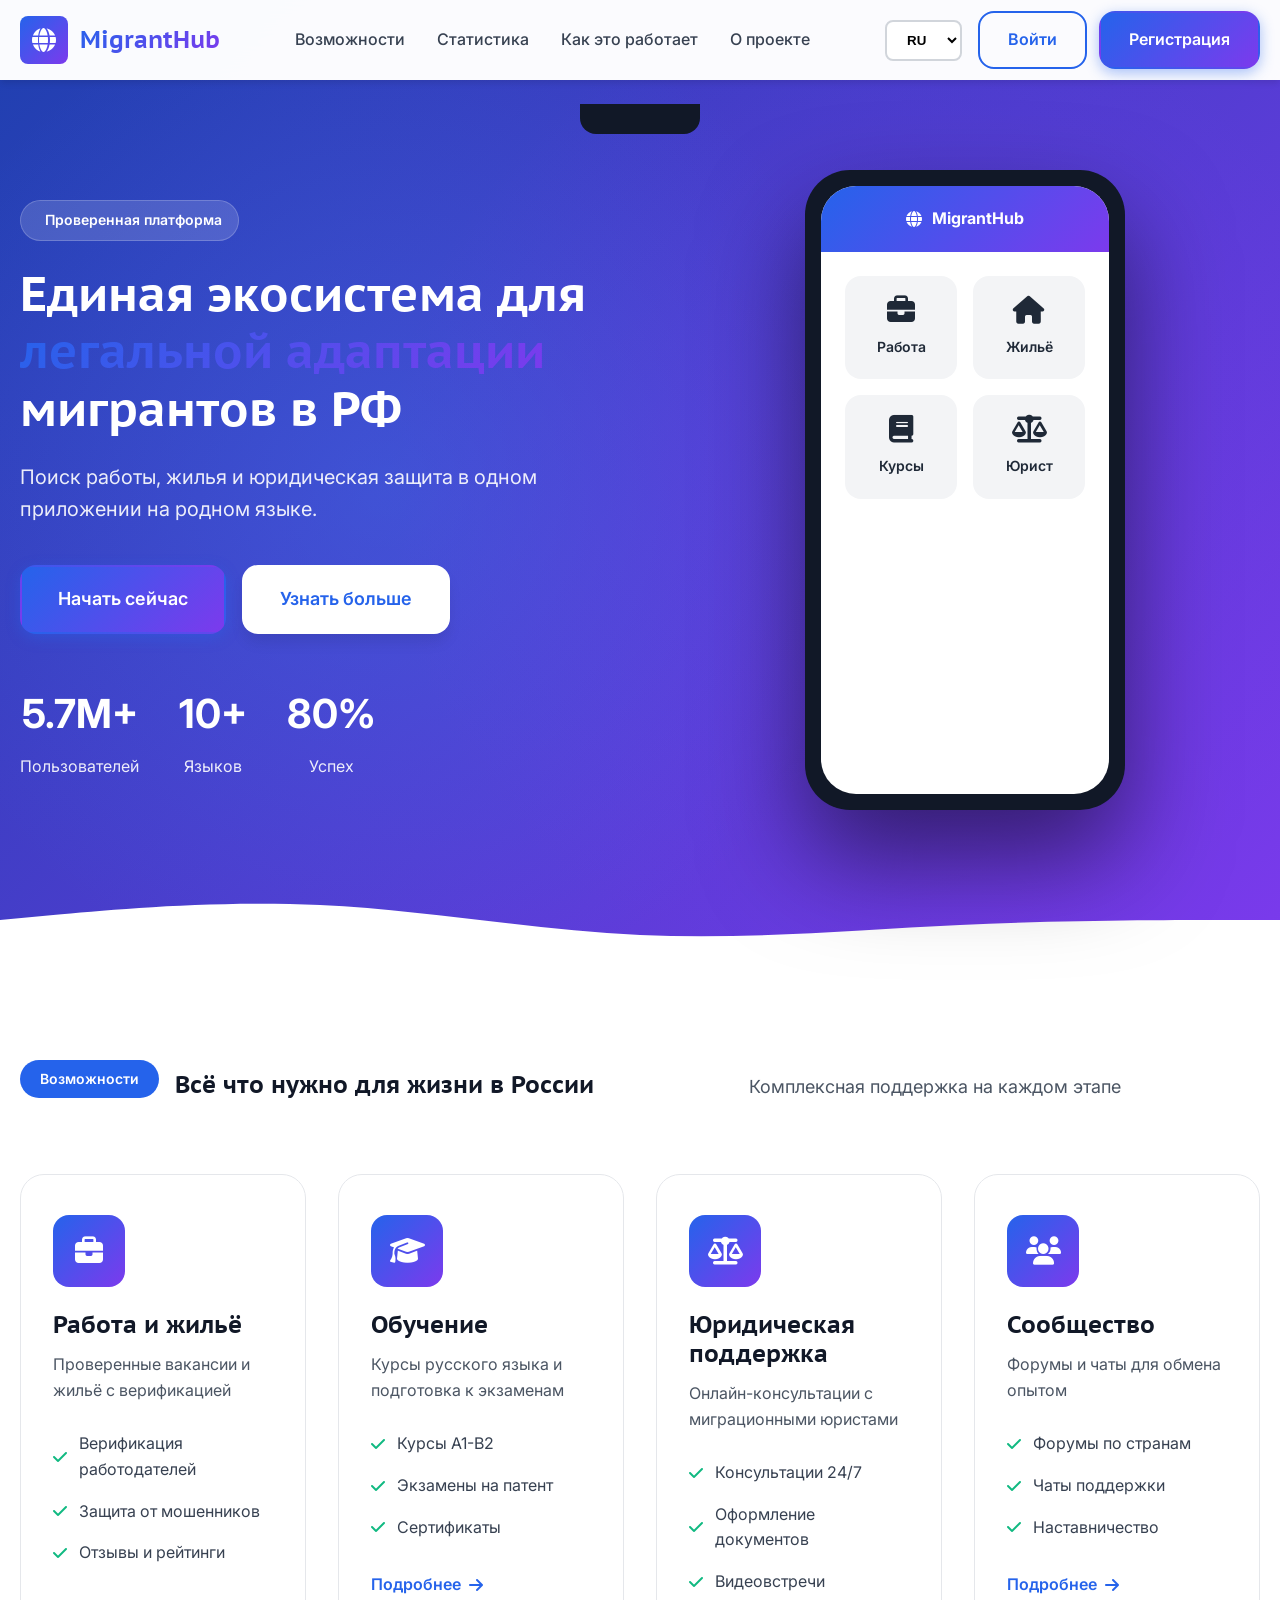
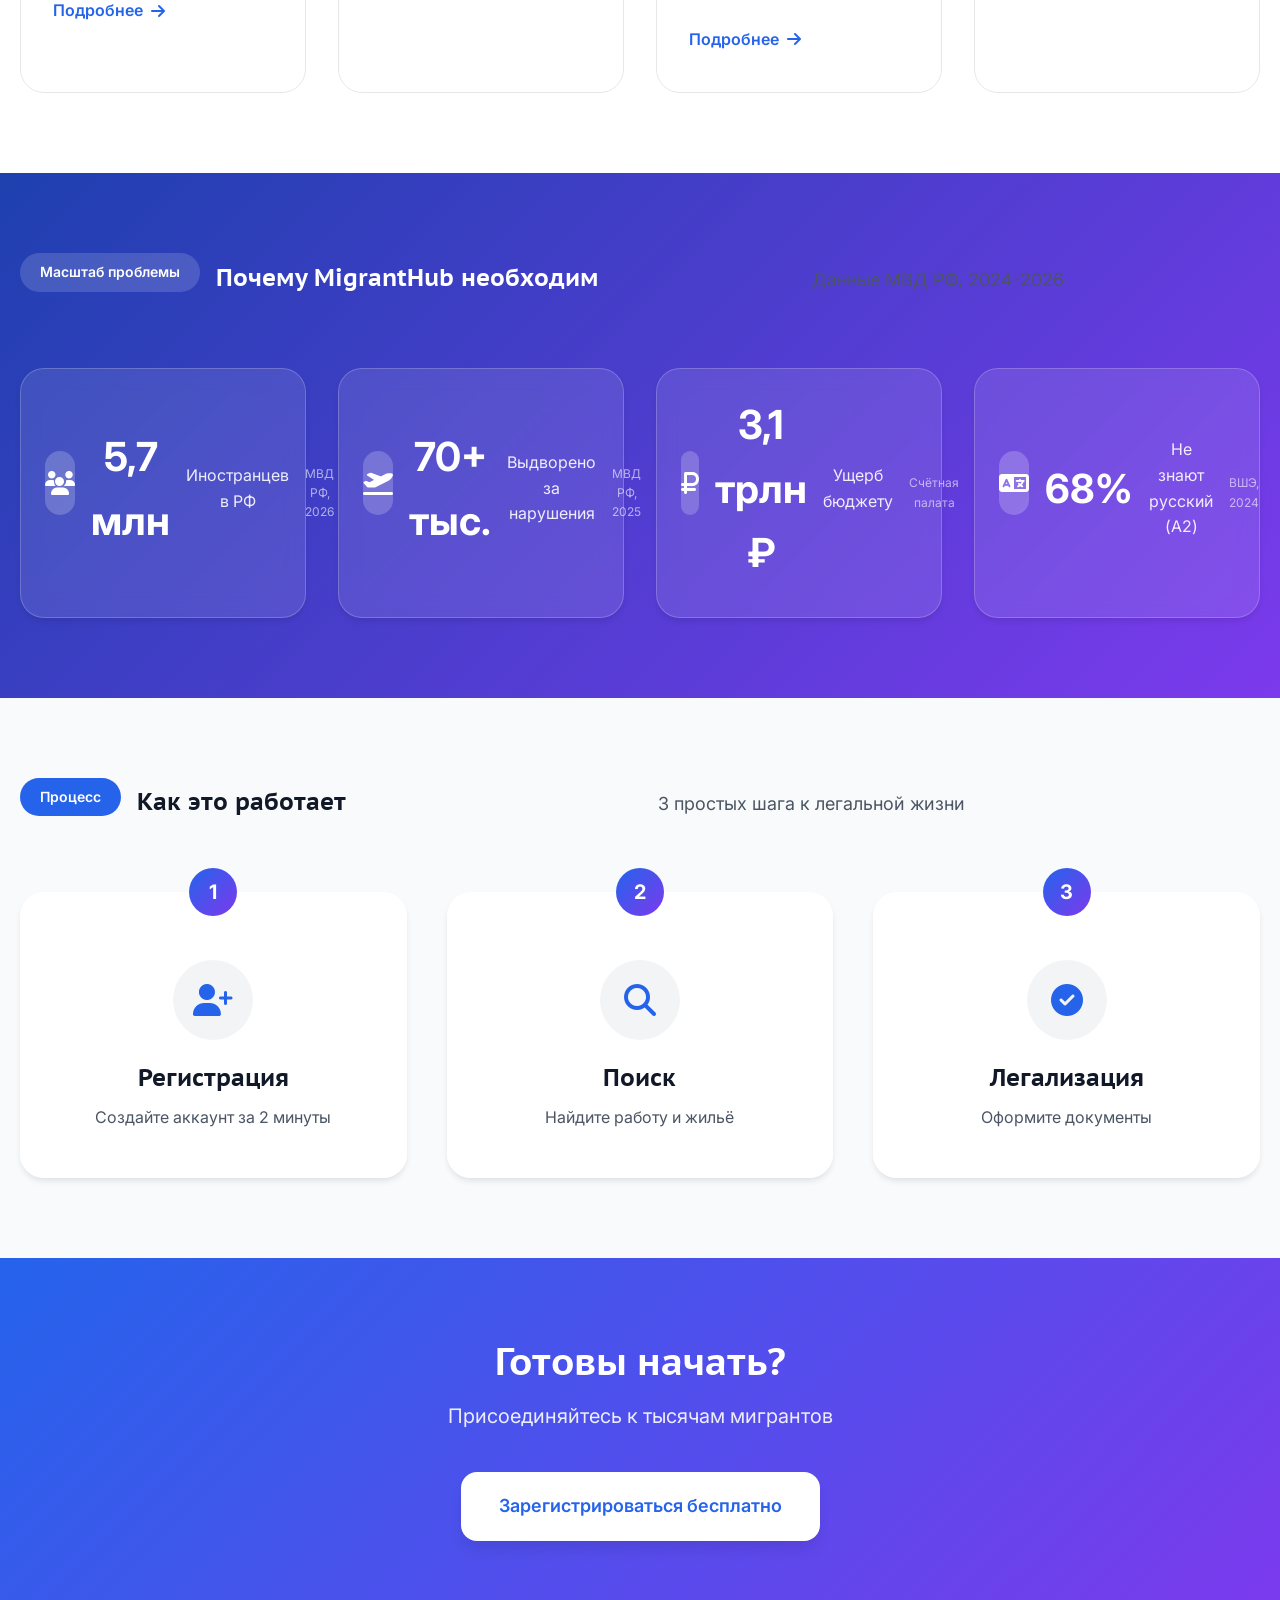
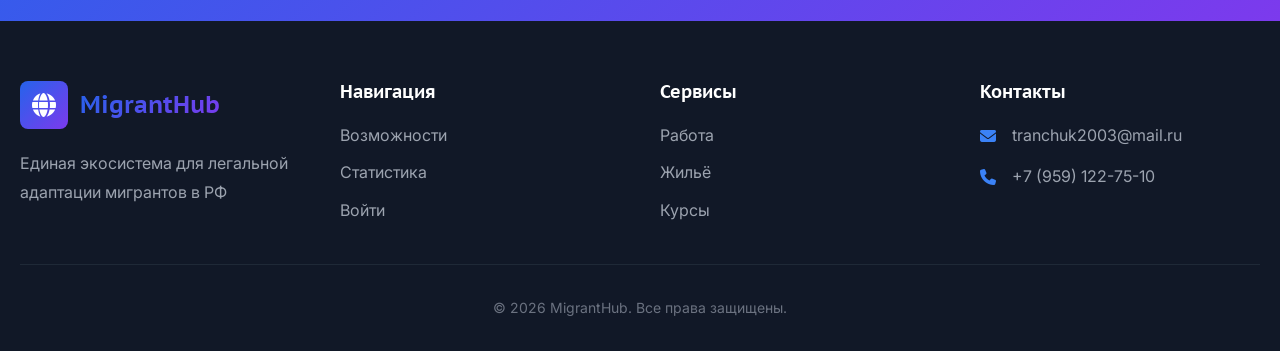
<file: index.html>
<!DOCTYPE html>
<html lang="ru">
<head>
    <meta charset="UTF-8">
    <meta name="viewport" content="width=device-width, initial-scale=1.0">
    <meta name="description" content="MigrantHub — Единая экосистема для легальной адаптации мигрантов в РФ. Поиск работы, жилья и юридическая защита.">
    <meta name="keywords" content="мигранты, работа, жильё, легализация, Россия, патент, документы">
    <title>MigrantHub — Единая экосистема для мигрантов в РФ</title>
    
    <!-- Favicon -->
    <link rel="icon" type="image/png" href="assets/logo.png">
    
    <!-- Google Fonts -->
    <link rel="preconnect" href="https://fonts.googleapis.com">
    <link rel="preconnect" href="https://fonts.gstatic.com" crossorigin>
    <link href="https://fonts.googleapis.com/css2?family=PT+Sans+Caption:wght@400;700&family=Inter:wght@400;500;600;700&display=swap" rel="stylesheet">
    
    <!-- Font Awesome Icons -->
    <link rel="stylesheet" href="https://cdnjs.cloudflare.com/ajax/libs/font-awesome/6.4.0/css/all.min.css">
    
    <!-- Main Stylesheet -->
    <link rel="stylesheet" href="css/styles.css">
</head>
<body>
    <!-- ==================== HEADER ==================== -->
    <header class="header" id="header">
        <div class="container header-container">
            <a href="index.html" class="logo">
                <div class="logo-icon">
                    <i class="fas fa-globe"></i>
                </div>
                <span class="logo-text">MigrantHub</span>
            </a>
            
            <nav class="nav-menu" id="nav-menu">
                <a href="#features" class="nav-link" data-translate="nav-features">Возможности</a>
                <a href="#stats" class="nav-link" data-translate="nav-stats">Статистика</a>
                <a href="#how-it-works" class="nav-link" data-translate="nav-how">Как это работает</a>
                <a href="#about" class="nav-link" data-translate="nav-about">О проекте</a>
            </nav>
            
            <div class="header-actions">
                <select class="language-selector" id="language-selector">
                    <option value="ru"> RU</option>
                    <option value="uz"> UZ</option>
                    <option value="tg"> TG</option>
                    <option value="en"> EN</option>
                    <option value="kg"> KG</option>
                    <option value="az"> AZ</option>
                    <option value="mn"> MN</option>
                    <option value="zh"> ZH</option>
                    <option value="ar"> AR</option>
                    <option value="tr"> TR</option>
                </select>
                
                <div class="auth-buttons">
                    <a href="login.html" class="btn btn-outline" data-translate="btn-login">Войти</a>
                    <a href="register.html" class="btn btn-primary" data-translate="btn-register">Регистрация</a>
                </div>
                
                <button class="mobile-menu-toggle" id="mobile-menu-toggle" aria-label="Меню">
                    <i class="fas fa-bars"></i>
                </button>
            </div>
        </div>
    </header>

    <!-- ==================== HERO SECTION ==================== -->
    <section class="hero" id="hero">
        <div class="hero-background"></div>
        
        <div class="container hero-container">
            <div class="hero-content">
                <div class="hero-badge">
                    <i class="fas fa-shield-check"></i>
                    <span data-translate="hero-badge">Проверенная платформа</span>
                </div>
                
                <h1 class="hero-title" data-translate="hero-title">
                    Единая экосистема для <span class="highlight">легальной адаптации</span> мигрантов в РФ
                </h1>
                
                <p class="hero-subtitle" data-translate="hero-subtitle">
                    Поиск работы, жилья и юридическая защита в одном приложении на родном языке.
                </p>
                
                <div class="hero-cta">
                    <a href="register.html" class="btn btn-primary btn-lg" data-translate="btn-start">
                        <i class="fas fa-rocket"></i>
                        Начать сейчас
                    </a>
                    <a href="#features" class="btn btn-white btn-lg" data-translate="btn-learn">
                        <i class="fas fa-play-circle"></i>
                        Узнать больше
                    </a>
                </div>
                
                <div class="hero-stats">
                    <div class="hero-stat-item">
                        <span class="stat-value">5.7M+</span>
                        <span class="stat-label" data-translate="stat-users">Пользователей</span>
                    </div>
                    <div class="hero-stat-item">
                        <span class="stat-value">10+</span>
                        <span class="stat-label" data-translate="stat-languages">Языков</span>
                    </div>
                    <div class="hero-stat-item">
                        <span class="stat-value">80%</span>
                        <span class="stat-label" data-translate="stat-success">Успех</span>
                    </div>
                </div>
            </div>
            
            <div class="hero-image">
                <div class="phone-mockup">
                    <div class="phone-notch"></div>
                    <div class="phone-screen">
                        <div class="app-header">
                            <i class="fas fa-globe"></i>
                            <span>MigrantHub</span>
                        </div>
                        <div class="app-body">
                            <div class="app-card">
                                <i class="fas fa-briefcase"></i>
                                <span>Работа</span>
                            </div>
                            <div class="app-card">
                                <i class="fas fa-home"></i>
                                <span>Жильё</span>
                            </div>
                            <div class="app-card">
                                <i class="fas fa-book"></i>
                                <span>Курсы</span>
                            </div>
                            <div class="app-card">
                                <i class="fas fa-balance-scale"></i>
                                <span>Юрист</span>
                            </div>
                        </div>
                    </div>
                </div>
            </div>
        </div>
        
        <div class="hero-wave">
            <svg viewBox="0 0 1440 120" preserveAspectRatio="none">
                <path d="M0 60L60 55C120 50 240 40 360 45C480 50 600 70 720 75C840 80 960 70 1080 65C1200 60 1320 60 1380 60L1440 60V120H1380C1320 120 1200 120 1080 120C960 120 840 120 720 120C600 120 480 120 360 120C240 120 120 120 60 120H0V60Z" fill="#ffffff"/>
            </svg>
        </div>
    </section>

    <!-- ==================== FEATURES SECTION ==================== -->
    <section class="features" id="features">
        <div class="container">
            <div class="section-header">
                <span class="section-badge" data-translate="section-features">Возможности</span>
                <h2 class="section-title" data-translate="section-features-title">Всё что нужно для жизни в России</h2>
                <p class="section-subtitle" data-translate="section-features-subtitle">Комплексная поддержка на каждом этапе</p>
            </div>
            
            <div class="features-grid">
                <div class="feature-card">
                    <div class="feature-icon-wrapper">
                        <i class="fas fa-briefcase"></i>
                    </div>
                    <h3 class="feature-title" data-translate="feature-work-title">Работа и жильё</h3>
                    <p class="feature-description" data-translate="feature-work-desc">Проверенные вакансии и жильё с верификацией</p>
                    <ul class="feature-list">
                        <li><i class="fas fa-check"></i> <span data-translate="feature-work-1">Верификация работодателей</span></li>
                        <li><i class="fas fa-check"></i> <span data-translate="feature-work-2">Защита от мошенников</span></li>
                        <li><i class="fas fa-check"></i> <span data-translate="feature-work-3">Отзывы и рейтинги</span></li>
                    </ul>
                    <a href="jobs.html" class="feature-link">
                        <span data-translate="feature-more">Подробнее</span> <i class="fas fa-arrow-right"></i>
                    </a>
                </div>
                
                <div class="feature-card">
                    <div class="feature-icon-wrapper">
                        <i class="fas fa-graduation-cap"></i>
                    </div>
                    <h3 class="feature-title" data-translate="feature-learning-title">Обучение</h3>
                    <p class="feature-description" data-translate="feature-learning-desc">Курсы русского языка и подготовка к экзаменам</p>
                    <ul class="feature-list">
                        <li><i class="fas fa-check"></i> <span data-translate="feature-learning-1">Курсы A1-B2</span></li>
                        <li><i class="fas fa-check"></i> <span data-translate="feature-learning-2">Экзамены на патент</span></li>
                        <li><i class="fas fa-check"></i> <span data-translate="feature-learning-3">Сертификаты</span></li>
                    </ul>
                    <a href="courses.html" class="feature-link">
                        <span data-translate="feature-more">Подробнее</span> <i class="fas fa-arrow-right"></i>
                    </a>
                </div>
                
                <div class="feature-card">
                    <div class="feature-icon-wrapper">
                        <i class="fas fa-balance-scale"></i>
                    </div>
                    <h3 class="feature-title" data-translate="feature-legal-title">Юридическая поддержка</h3>
                    <p class="feature-description" data-translate="feature-legal-desc">Онлайн-консультации с миграционными юристами</p>
                    <ul class="feature-list">
                        <li><i class="fas fa-check"></i> <span data-translate="feature-legal-1">Консультации 24/7</span></li>
                        <li><i class="fas fa-check"></i> <span data-translate="feature-legal-2">Оформление документов</span></li>
                        <li><i class="fas fa-check"></i> <span data-translate="feature-legal-3">Видеовстречи</span></li>
                    </ul>
                    <a href="legal.html" class="feature-link">
                        <span data-translate="feature-more">Подробнее</span> <i class="fas fa-arrow-right"></i>
                    </a>
                </div>
                
                <div class="feature-card">
                    <div class="feature-icon-wrapper">
                        <i class="fas fa-users"></i>
                    </div>
                    <h3 class="feature-title" data-translate="feature-community-title">Сообщество</h3>
                    <p class="feature-description" data-translate="feature-community-desc">Форумы и чаты для обмена опытом</p>
                    <ul class="feature-list">
                        <li><i class="fas fa-check"></i> <span data-translate="feature-community-1">Форумы по странам</span></li>
                        <li><i class="fas fa-check"></i> <span data-translate="feature-community-2">Чаты поддержки</span></li>
                        <li><i class="fas fa-check"></i> <span data-translate="feature-community-3">Наставничество</span></li>
                    </ul>
                    <a href="community.html" class="feature-link">
                        <span data-translate="feature-more">Подробнее</span> <i class="fas fa-arrow-right"></i>
                    </a>
                </div>
            </div>
        </div>
    </section>

    <!-- ==================== STATS SECTION ==================== -->
    <section class="stats" id="stats">
        <div class="container">
            <div class="section-header">
                <span class="section-badge section-badge-light" data-translate="section-stats">Масштаб проблемы</span>
                <h2 class="section-title section-title-light" data-translate="section-stats-title">Почему MigrantHub необходим</h2>
                <p class="section-subtitle section-subtitle-light" data-translate="section-stats-subtitle">Данные МВД РФ, 2024-2026</p>
            </div>
            
            <div class="stats-grid">
                <div class="stat-card">
                    <div class="stat-icon-wrapper">
                        <i class="fas fa-users"></i>
                    </div>
                    <div class="stat-value">5,7 млн</div>
                    <div class="stat-label" data-translate="stat-migrants">Иностранцев в РФ</div>
                    <div class="stat-source">МВД РФ, 2026</div>
                </div>
                
                <div class="stat-card">
                    <div class="stat-icon-wrapper">
                        <i class="fas fa-plane-departure"></i>
                    </div>
                    <div class="stat-value">70+ тыс.</div>
                    <div class="stat-label" data-translate="stat-deported">Выдворено за нарушения</div>
                    <div class="stat-source">МВД РФ, 2025</div>
                </div>
                
                <div class="stat-card">
                    <div class="stat-icon-wrapper">
                        <i class="fas fa-ruble-sign"></i>
                    </div>
                    <div class="stat-value">3,1 трлн ₽</div>
                    <div class="stat-label" data-translate="stat-damage">Ущерб бюджету</div>
                    <div class="stat-source">Счётная палата</div>
                </div>
                
                <div class="stat-card">
                    <div class="stat-icon-wrapper">
                        <i class="fas fa-language"></i>
                    </div>
                    <div class="stat-value">68%</div>
                    <div class="stat-label" data-translate="stat-language">Не знают русский (A2)</div>
                    <div class="stat-source">ВШЭ, 2024</div>
                </div>
            </div>
        </div>
    </section>

    <!-- ==================== HOW IT WORKS ==================== -->
    <section class="how-it-works" id="how-it-works">
        <div class="container">
            <div class="section-header">
                <span class="section-badge" data-translate="section-how">Процесс</span>
                <h2 class="section-title" data-translate="section-how-title">Как это работает</h2>
                <p class="section-subtitle" data-translate="section-how-subtitle">3 простых шага к легальной жизни</p>
            </div>
            
            <div class="steps-grid">
                <div class="step-card">
                    <div class="step-number">1</div>
                    <div class="step-icon-wrapper">
                        <i class="fas fa-user-plus"></i>
                    </div>
                    <h3 class="step-title" data-translate="step-1-title">Регистрация</h3>
                    <p class="step-description" data-translate="step-1-desc">Создайте аккаунт за 2 минуты</p>
                </div>
                
                <div class="step-card">
                    <div class="step-number">2</div>
                    <div class="step-icon-wrapper">
                        <i class="fas fa-search"></i>
                    </div>
                    <h3 class="step-title" data-translate="step-2-title">Поиск</h3>
                    <p class="step-description" data-translate="step-2-desc">Найдите работу и жильё</p>
                </div>
                
                <div class="step-card">
                    <div class="step-number">3</div>
                    <div class="step-icon-wrapper">
                        <i class="fas fa-check-circle"></i>
                    </div>
                    <h3 class="step-title" data-translate="step-3-title">Легализация</h3>
                    <p class="step-description" data-translate="step-3-desc">Оформите документы</p>
                </div>
            </div>
        </div>
    </section>

    <!-- ==================== CTA SECTION ==================== -->
    <section class="cta" id="about">
        <div class="container">
            <div class="cta-content">
                <h2 class="cta-title" data-translate="cta-title">Готовы начать?</h2>
                <p class="cta-subtitle" data-translate="cta-subtitle">Присоединяйтесь к тысячам мигрантов</p>
                <div class="cta-buttons">
                    <a href="register.html" class="btn btn-white btn-lg" data-translate="cta-button">
                        <i class="fas fa-rocket"></i>
                        Зарегистрироваться бесплатно
                    </a>
                </div>
            </div>
        </div>
    </section>

    <!-- ==================== FOOTER ==================== -->
    <footer class="footer">
        <div class="container">
            <div class="footer-grid">
                <div class="footer-column">
                    <div class="footer-logo">
                        <div class="logo-icon">
                            <i class="fas fa-globe"></i>
                        </div>
                        <span class="logo-text">MigrantHub</span>
                    </div>
                    <p class="footer-description">
                        Единая экосистема для легальной адаптации мигрантов в РФ
                    </p>
                </div>
                
                <div class="footer-column">
                    <h4 class="footer-title">Навигация</h4>
                    <ul class="footer-links">
                        <li><a href="#features">Возможности</a></li>
                        <li><a href="#stats">Статистика</a></li>
                        <li><a href="login.html">Войти</a></li>
                    </ul>
                </div>
                
                <div class="footer-column">
                    <h4 class="footer-title">Сервисы</h4>
                    <ul class="footer-links">
                        <li><a href="jobs.html">Работа</a></li>
                        <li><a href="housing.html">Жильё</a></li>
                        <li><a href="courses.html">Курсы</a></li>
                    </ul>
                </div>
                
                <div class="footer-column">
                    <h4 class="footer-title">Контакты</h4>
                    <ul class="footer-contact">
                        <li>
                            <i class="fas fa-envelope"></i>
                            <a href="mailto:tranchuk2003@mail.ru">tranchuk2003@mail.ru</a>
                        </li>
                        <li>
                            <i class="fas fa-phone"></i>
                            <a href="tel:+79591227510">+7 (959) 122-75-10</a>
                        </li>
                    </ul>
                </div>
            </div>
            
            <div class="footer-bottom">
                <p class="copyright">© 2026 MigrantHub. Все права защищены.</p>
            </div>
        </div>
    </footer>

    <!-- ==================== JAVASCRIPT ==================== -->
    <script src="js/app.js"></script>
    <script src="js/auth.js"></script>
</body>
</html>
</file>
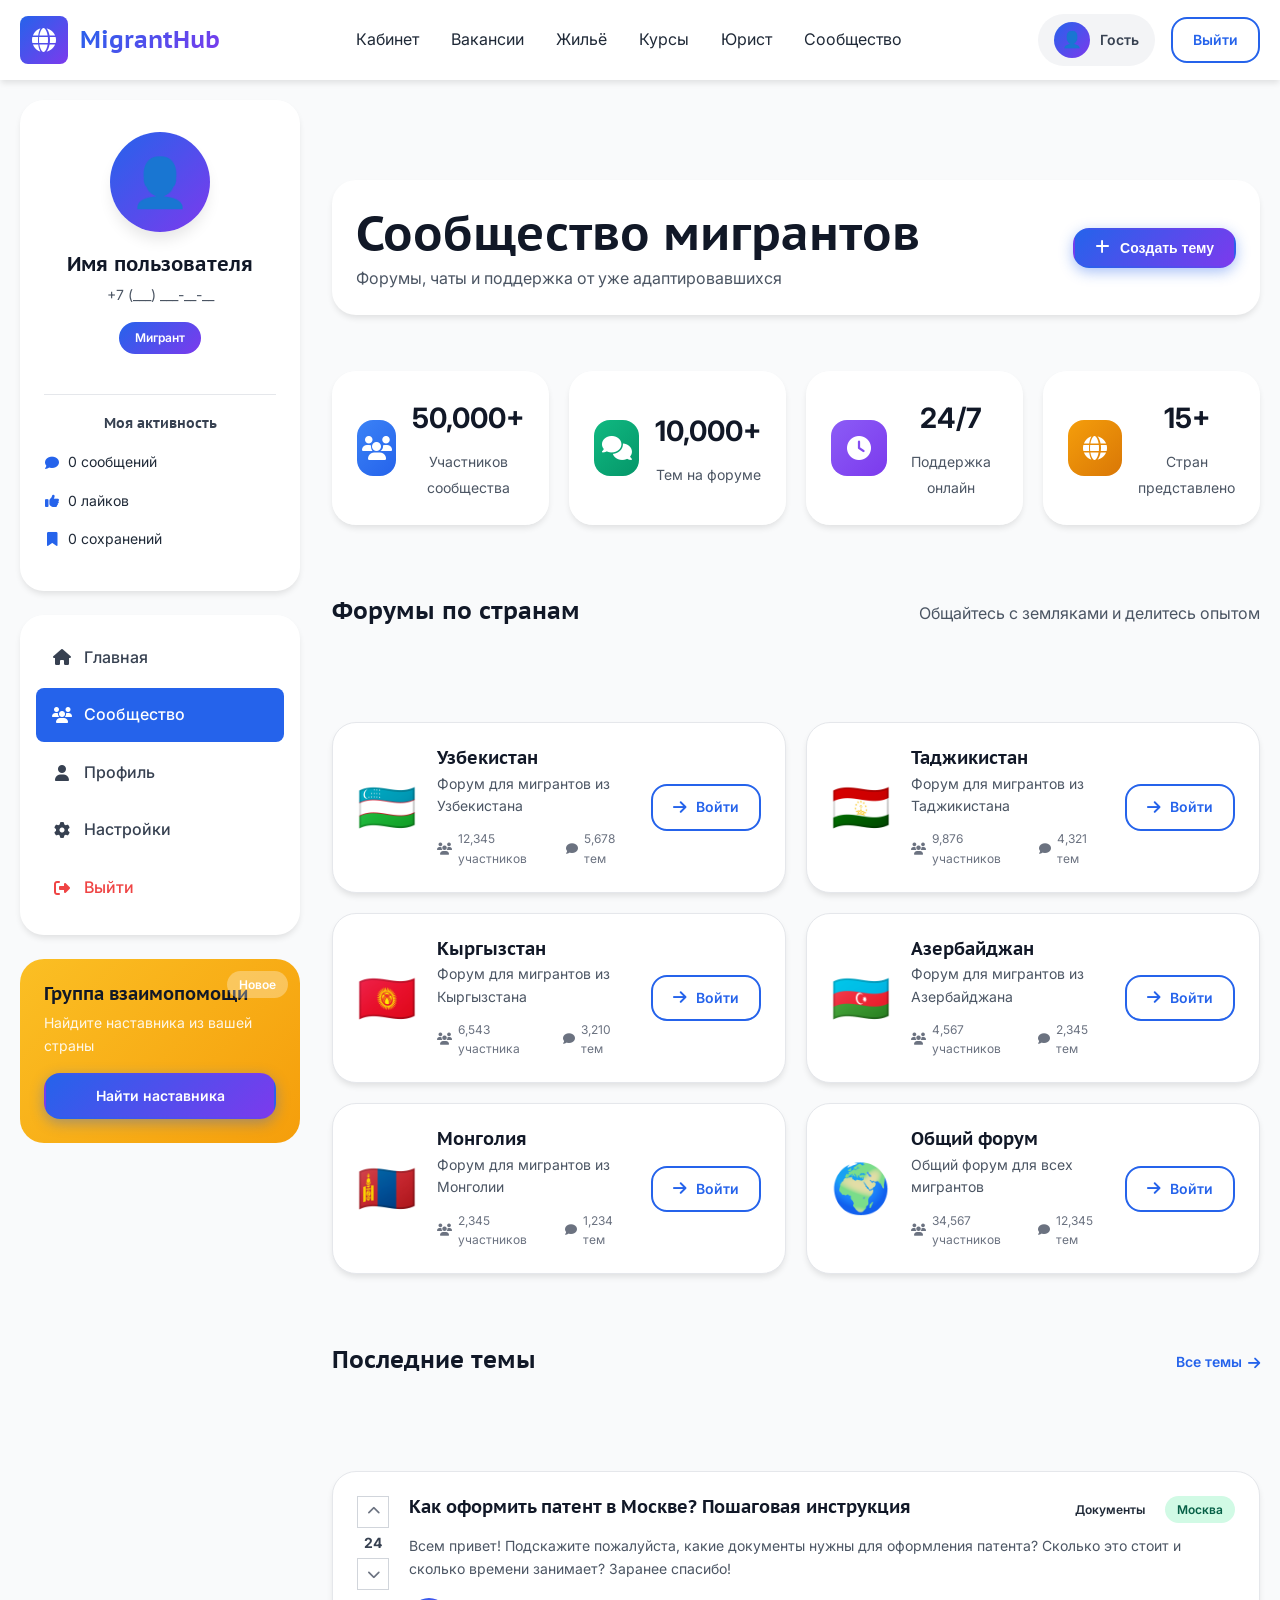
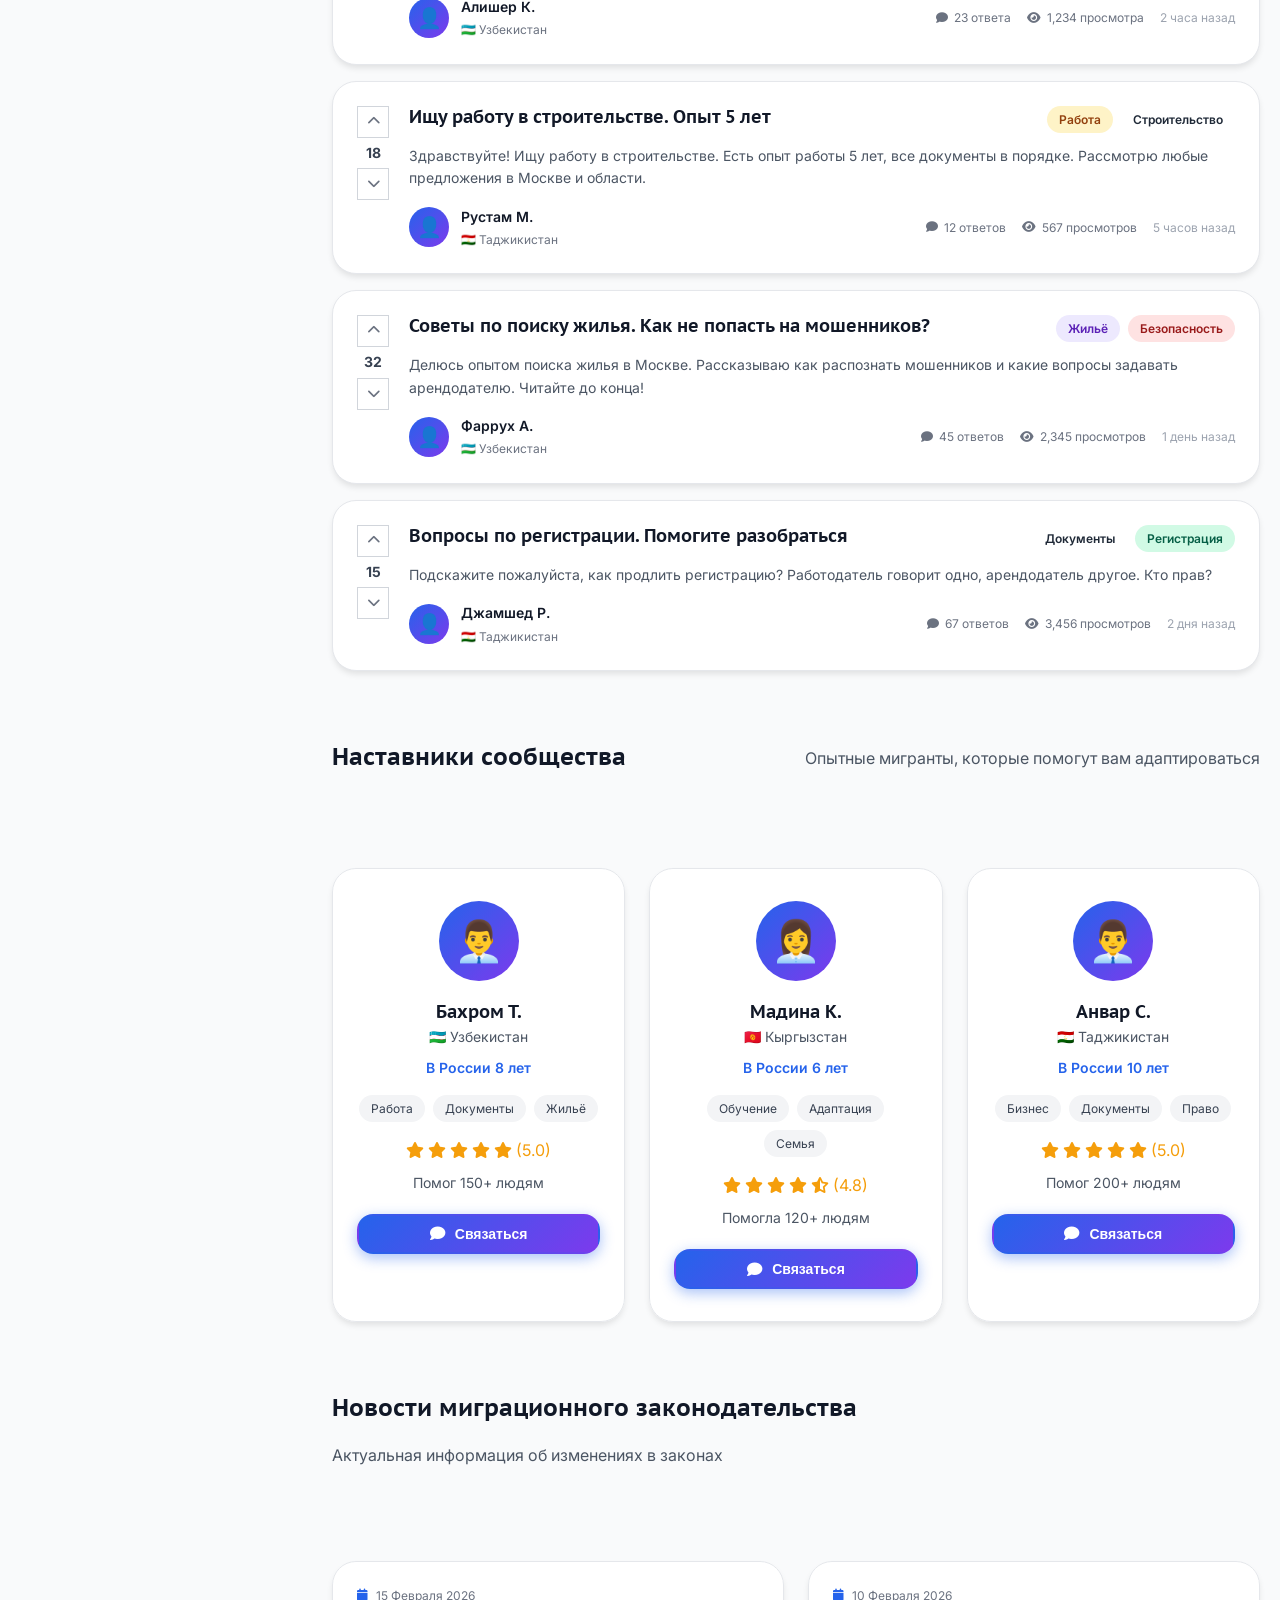
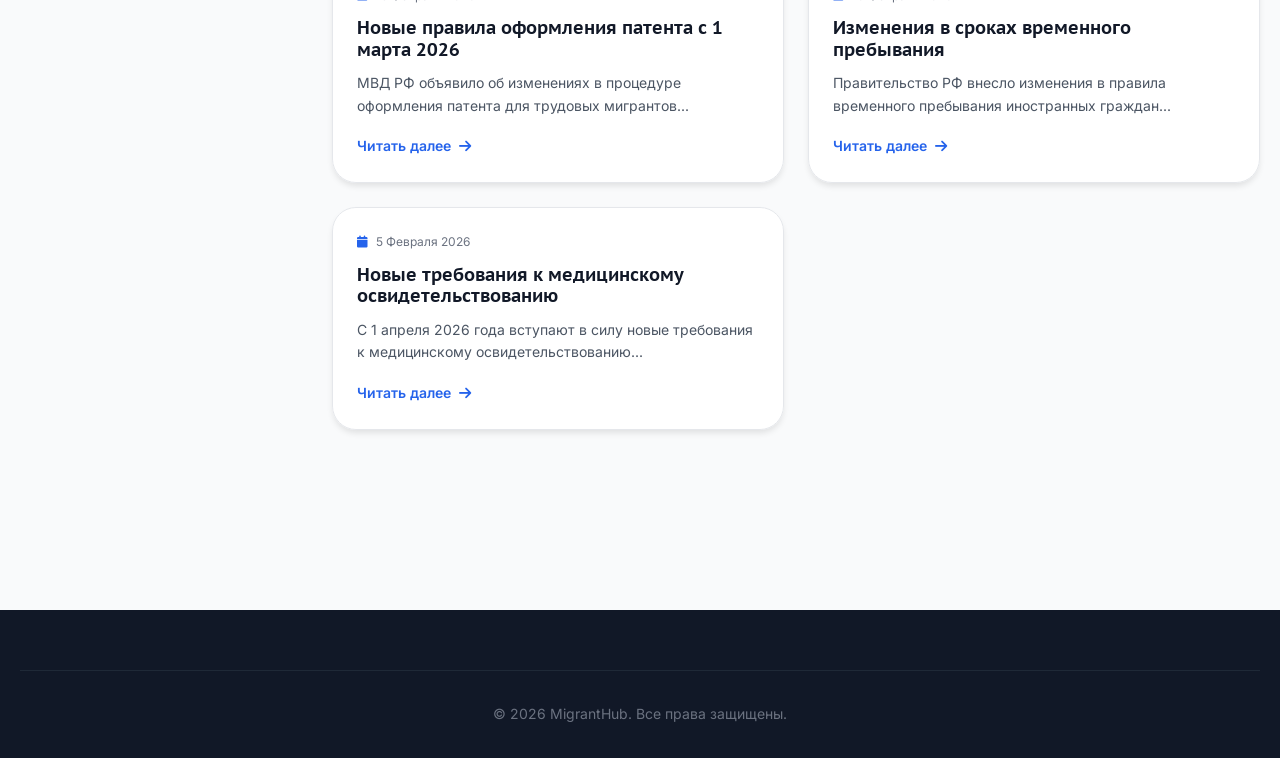
<file: community.html>
<!doctype html>
<html lang="ru">
  <head>
    <meta charset="UTF-8" />
    <meta name="viewport" content="width=device-width, initial-scale=1.0" />
    <title>Сообщество — MigrantHub</title>

    <!-- Google Fonts -->
    <link rel="preconnect" href="https://fonts.googleapis.com" />
    <link rel="preconnect" href="https://fonts.gstatic.com" crossorigin />
    <link
      href="https://fonts.googleapis.com/css2?family=PT+Sans+Caption:wght@400;700&family=Inter:wght@400;500;600;700&display=swap"
      rel="stylesheet"
    />

    <!-- Font Awesome -->
    <link
      rel="stylesheet"
      href="https://cdnjs.cloudflare.com/ajax/libs/font-awesome/6.4.0/css/all.min.css"
    />

    <!-- Styles -->
    <link rel="stylesheet" href="css/styles.css" />
  </head>
  <body class="dashboard-page">
    <!-- Header -->
    <header class="header">
      <div class="container header-container">
        <a href="index.html" class="logo">
          <div class="logo-icon">
            <i class="fas fa-globe"></i>
          </div>
          <span class="logo-text">MigrantHub</span>
        </a>

        <nav class="nav-menu">
          <a href="dashboard.html">Кабинет</a>
          <a href="jobs.html">Вакансии</a>
          <a href="housing.html">Жильё</a>
          <a href="courses.html">Курсы</a>
          <a href="legal.html">Юрист</a>
          <a href="community.html" class="active">Сообщество</a>
        </nav>

        <div class="header-actions">
          <div class="user-mini-profile">
            <div class="user-avatar">👤</div>
            <span class="user-name" id="header-user-name">Гость</span>
          </div>
          <a href="login.html" class="btn btn-outline btn-sm" id="logout-btn"
            >Выйти</a
          >
        </div>
      </div>
    </header>

    <!-- Main Content -->
    <main class="dashboard-main">
      <div class="container">
        <div class="dashboard-grid">
          <!-- Sidebar -->
          <aside class="dashboard-sidebar">
            <div class="profile-card">
              <div class="profile-avatar-large">👤</div>
              <h3 class="profile-name" id="profile-name">Имя пользователя</h3>
              <p class="profile-phone" id="profile-phone">+7 (___) ___-__-__</p>
              <span class="profile-badge" id="profile-role">Мигрант</span>

              <div class="community-stats">
                <h4>Моя активность</h4>
                <div class="stat-item">
                  <i class="fas fa-comment"></i>
                  <span>0 сообщений</span>
                </div>
                <div class="stat-item">
                  <i class="fas fa-thumbs-up"></i>
                  <span>0 лайков</span>
                </div>
                <div class="stat-item">
                  <i class="fas fa-bookmark"></i>
                  <span>0 сохранений</span>
                </div>
              </div>
            </div>

            <nav class="sidebar-nav">
              <a href="dashboard.html" class="nav-item">
                <i class="fas fa-home"></i>
                <span>Главная</span>
              </a>
              <a href="community.html" class="nav-item active">
                <i class="fas fa-users"></i>
                <span>Сообщество</span>
              </a>
              <a href="profile.html" class="nav-item">
                <i class="fas fa-user"></i>
                <span>Профиль</span>
              </a>
              <a href="settings.html" class="nav-item">
                <i class="fas fa-cog"></i>
                <span>Настройки</span>
              </a>
              <a
                href="login.html"
                class="nav-item nav-item-danger"
                id="logout-btn-sidebar"
              >
                <i class="fas fa-sign-out-alt"></i>
                <span>Выйти</span>
              </a>
            </nav>

            <div class="sidebar-promo">
              <div class="promo-badge">Новое</div>
              <h4>Группа взаимопомощи</h4>
              <p>Найдите наставника из вашей страны</p>
              <a href="#mentors" class="btn btn-primary btn-sm btn-full"
                >Найти наставника</a
              >
            </div>
          </aside>

          <!-- Community Content -->
          <section class="dashboard-content">
            <!-- Page Header -->
            <div class="page-header">
              <div class="page-header-content">
                <h1>Сообщество мигрантов</h1>
                <p>Форумы, чаты и поддержка от уже адаптировавшихся</p>
              </div>
              <div class="page-header-actions">
                <button
                  class="btn btn-primary btn-sm"
                  onclick="openCreateTopicModal()"
                >
                  <i class="fas fa-plus"></i>
                  Создать тему
                </button>
              </div>
            </div>

            <!-- Community Stats -->
            <div class="community-stats-bar">
              <div class="stat-card">
                <div class="stat-icon stat-icon-blue">
                  <i class="fas fa-users"></i>
                </div>
                <div class="stat-info">
                  <span class="stat-value">50,000+</span>
                  <span class="stat-label">Участников сообщества</span>
                </div>
              </div>

              <div class="stat-card">
                <div class="stat-icon stat-icon-green">
                  <i class="fas fa-comments"></i>
                </div>
                <div class="stat-info">
                  <span class="stat-value">10,000+</span>
                  <span class="stat-label">Тем на форуме</span>
                </div>
              </div>

              <div class="stat-card">
                <div class="stat-icon stat-icon-purple">
                  <i class="fas fa-clock"></i>
                </div>
                <div class="stat-info">
                  <span class="stat-value">24/7</span>
                  <span class="stat-label">Поддержка онлайн</span>
                </div>
              </div>

              <div class="stat-card">
                <div class="stat-icon stat-icon-orange">
                  <i class="fas fa-globe"></i>
                </div>
                <div class="stat-info">
                  <span class="stat-value">15+</span>
                  <span class="stat-label">Стран представлено</span>
                </div>
              </div>
            </div>

            <!-- Forum Categories -->
            <div class="section-header">
              <h2>Форумы по странам</h2>
              <p>Общайтесь с земляками и делитесь опытом</p>
            </div>

            <div class="forum-categories" id="forum-categories">
              <div class="forum-card" data-country="uz">
                <div class="forum-flag">🇺🇿</div>
                <div class="forum-info">
                  <h3 class="forum-title">Узбекистан</h3>
                  <p class="forum-description">
                    Форум для мигрантов из Узбекистана
                  </p>
                  <div class="forum-meta">
                    <span class="forum-members">
                      <i class="fas fa-users"></i>
                      12,345 участников
                    </span>
                    <span class="forum-topics">
                      <i class="fas fa-comment"></i>
                      5,678 тем
                    </span>
                  </div>
                </div>
                <a href="#" class="btn btn-outline btn-sm forum-enter">
                  <i class="fas fa-arrow-right"></i>
                  Войти
                </a>
              </div>

              <div class="forum-card" data-country="tg">
                <div class="forum-flag">🇹🇯</div>
                <div class="forum-info">
                  <h3 class="forum-title">Таджикистан</h3>
                  <p class="forum-description">
                    Форум для мигрантов из Таджикистана
                  </p>
                  <div class="forum-meta">
                    <span class="forum-members">
                      <i class="fas fa-users"></i>
                      9,876 участников
                    </span>
                    <span class="forum-topics">
                      <i class="fas fa-comment"></i>
                      4,321 тем
                    </span>
                  </div>
                </div>
                <a href="#" class="btn btn-outline btn-sm forum-enter">
                  <i class="fas fa-arrow-right"></i>
                  Войти
                </a>
              </div>

              <div class="forum-card" data-country="kg">
                <div class="forum-flag">🇰🇬</div>
                <div class="forum-info">
                  <h3 class="forum-title">Кыргызстан</h3>
                  <p class="forum-description">
                    Форум для мигрантов из Кыргызстана
                  </p>
                  <div class="forum-meta">
                    <span class="forum-members">
                      <i class="fas fa-users"></i>
                      6,543 участника
                    </span>
                    <span class="forum-topics">
                      <i class="fas fa-comment"></i>
                      3,210 тем
                    </span>
                  </div>
                </div>
                <a href="#" class="btn btn-outline btn-sm forum-enter">
                  <i class="fas fa-arrow-right"></i>
                  Войти
                </a>
              </div>

              <div class="forum-card" data-country="az">
                <div class="forum-flag">🇦🇿</div>
                <div class="forum-info">
                  <h3 class="forum-title">Азербайджан</h3>
                  <p class="forum-description">
                    Форум для мигрантов из Азербайджана
                  </p>
                  <div class="forum-meta">
                    <span class="forum-members">
                      <i class="fas fa-users"></i>
                      4,567 участников
                    </span>
                    <span class="forum-topics">
                      <i class="fas fa-comment"></i>
                      2,345 тем
                    </span>
                  </div>
                </div>
                <a href="#" class="btn btn-outline btn-sm forum-enter">
                  <i class="fas fa-arrow-right"></i>
                  Войти
                </a>
              </div>

              <div class="forum-card" data-country="mn">
                <div class="forum-flag">🇲🇳</div>
                <div class="forum-info">
                  <h3 class="forum-title">Монголия</h3>
                  <p class="forum-description">
                    Форум для мигрантов из Монголии
                  </p>
                  <div class="forum-meta">
                    <span class="forum-members">
                      <i class="fas fa-users"></i>
                      2,345 участников
                    </span>
                    <span class="forum-topics">
                      <i class="fas fa-comment"></i>
                      1,234 тем
                    </span>
                  </div>
                </div>
                <a href="#" class="btn btn-outline btn-sm forum-enter">
                  <i class="fas fa-arrow-right"></i>
                  Войти
                </a>
              </div>

              <div class="forum-card" data-country="general">
                <div class="forum-flag">🌍</div>
                <div class="forum-info">
                  <h3 class="forum-title">Общий форум</h3>
                  <p class="forum-description">
                    Общий форум для всех мигрантов
                  </p>
                  <div class="forum-meta">
                    <span class="forum-members">
                      <i class="fas fa-users"></i>
                      34,567 участников
                    </span>
                    <span class="forum-topics">
                      <i class="fas fa-comment"></i>
                      12,345 тем
                    </span>
                  </div>
                </div>
                <a href="#" class="btn btn-outline btn-sm forum-enter">
                  <i class="fas fa-arrow-right"></i>
                  Войти
                </a>
              </div>
            </div>

            <!-- Recent Topics -->
            <div class="section-header">
              <h2>Последние темы</h2>
              <a href="#" class="view-all"
                >Все темы <i class="fas fa-arrow-right"></i
              ></a>
            </div>

            <div class="topics-list" id="topics-list">
              <div class="topic-item">
                <div class="topic-vote">
                  <button class="vote-btn vote-up">
                    <i class="fas fa-chevron-up"></i>
                  </button>
                  <span class="vote-count">24</span>
                  <button class="vote-btn vote-down">
                    <i class="fas fa-chevron-down"></i>
                  </button>
                </div>
                <div class="topic-content">
                  <div class="topic-header">
                    <h4 class="topic-title">
                      Как оформить патент в Москве? Пошаговая инструкция
                    </h4>
                    <div class="topic-tags">
                      <span class="topic-tag tag-blue">Документы</span>
                      <span class="topic-tag tag-green">Москва</span>
                    </div>
                  </div>
                  <p class="topic-preview">
                    Всем привет! Подскажите пожалуйста, какие документы нужны
                    для оформления патента? Сколько это стоит и сколько времени
                    занимает? Заранее спасибо!
                  </p>
                  <div class="topic-meta">
                    <div class="topic-author">
                      <div class="author-avatar">👤</div>
                      <div class="author-info">
                        <span class="author-name">Алишер К.</span>
                        <span class="author-country">🇺🇿 Узбекистан</span>
                      </div>
                    </div>
                    <div class="topic-stats">
                      <span class="topic-stat">
                        <i class="fas fa-comment"></i>
                        23 ответа
                      </span>
                      <span class="topic-stat">
                        <i class="fas fa-eye"></i>
                        1,234 просмотра
                      </span>
                      <span class="topic-time">2 часа назад</span>
                    </div>
                  </div>
                </div>
              </div>

              <div class="topic-item">
                <div class="topic-vote">
                  <button class="vote-btn vote-up">
                    <i class="fas fa-chevron-up"></i>
                  </button>
                  <span class="vote-count">18</span>
                  <button class="vote-btn vote-down">
                    <i class="fas fa-chevron-down"></i>
                  </button>
                </div>
                <div class="topic-content">
                  <div class="topic-header">
                    <h4 class="topic-title">
                      Ищу работу в строительстве. Опыт 5 лет
                    </h4>
                    <div class="topic-tags">
                      <span class="topic-tag tag-orange">Работа</span>
                      <span class="topic-tag tag-blue">Строительство</span>
                    </div>
                  </div>
                  <p class="topic-preview">
                    Здравствуйте! Ищу работу в строительстве. Есть опыт работы 5
                    лет, все документы в порядке. Рассмотрю любые предложения в
                    Москве и области.
                  </p>
                  <div class="topic-meta">
                    <div class="topic-author">
                      <div class="author-avatar">👤</div>
                      <div class="author-info">
                        <span class="author-name">Рустам М.</span>
                        <span class="author-country">🇹🇯 Таджикистан</span>
                      </div>
                    </div>
                    <div class="topic-stats">
                      <span class="topic-stat">
                        <i class="fas fa-comment"></i>
                        12 ответов
                      </span>
                      <span class="topic-stat">
                        <i class="fas fa-eye"></i>
                        567 просмотров
                      </span>
                      <span class="topic-time">5 часов назад</span>
                    </div>
                  </div>
                </div>
              </div>

              <div class="topic-item">
                <div class="topic-vote">
                  <button class="vote-btn vote-up">
                    <i class="fas fa-chevron-up"></i>
                  </button>
                  <span class="vote-count">32</span>
                  <button class="vote-btn vote-down">
                    <i class="fas fa-chevron-down"></i>
                  </button>
                </div>
                <div class="topic-content">
                  <div class="topic-header">
                    <h4 class="topic-title">
                      Советы по поиску жилья. Как не попасть на мошенников?
                    </h4>
                    <div class="topic-tags">
                      <span class="topic-tag tag-purple">Жильё</span>
                      <span class="topic-tag tag-red">Безопасность</span>
                    </div>
                  </div>
                  <p class="topic-preview">
                    Делюсь опытом поиска жилья в Москве. Рассказываю как
                    распознать мошенников и какие вопросы задавать арендодателю.
                    Читайте до конца!
                  </p>
                  <div class="topic-meta">
                    <div class="topic-author">
                      <div class="author-avatar">👤</div>
                      <div class="author-info">
                        <span class="author-name">Фаррух А.</span>
                        <span class="author-country">🇺🇿 Узбекистан</span>
                      </div>
                    </div>
                    <div class="topic-stats">
                      <span class="topic-stat">
                        <i class="fas fa-comment"></i>
                        45 ответов
                      </span>
                      <span class="topic-stat">
                        <i class="fas fa-eye"></i>
                        2,345 просмотров
                      </span>
                      <span class="topic-time">1 день назад</span>
                    </div>
                  </div>
                </div>
              </div>

              <div class="topic-item">
                <div class="topic-vote">
                  <button class="vote-btn vote-up">
                    <i class="fas fa-chevron-up"></i>
                  </button>
                  <span class="vote-count">15</span>
                  <button class="vote-btn vote-down">
                    <i class="fas fa-chevron-down"></i>
                  </button>
                </div>
                <div class="topic-content">
                  <div class="topic-header">
                    <h4 class="topic-title">
                      Вопросы по регистрации. Помогите разобраться
                    </h4>
                    <div class="topic-tags">
                      <span class="topic-tag tag-blue">Документы</span>
                      <span class="topic-tag tag-green">Регистрация</span>
                    </div>
                  </div>
                  <p class="topic-preview">
                    Подскажите пожалуйста, как продлить регистрацию?
                    Работодатель говорит одно, арендодатель другое. Кто прав?
                  </p>
                  <div class="topic-meta">
                    <div class="topic-author">
                      <div class="author-avatar">👤</div>
                      <div class="author-info">
                        <span class="author-name">Джамшед Р.</span>
                        <span class="author-country">🇹🇯 Таджикистан</span>
                      </div>
                    </div>
                    <div class="topic-stats">
                      <span class="topic-stat">
                        <i class="fas fa-comment"></i>
                        67 ответов
                      </span>
                      <span class="topic-stat">
                        <i class="fas fa-eye"></i>
                        3,456 просмотров
                      </span>
                      <span class="topic-time">2 дня назад</span>
                    </div>
                  </div>
                </div>
              </div>
            </div>

            <!-- Mentors Section -->
            <div class="section-header" id="mentors">
              <h2>Наставники сообщества</h2>
              <p>Опытные мигранты, которые помогут вам адаптироваться</p>
            </div>

            <div class="mentors-grid">
              <div class="mentor-card">
                <div class="mentor-avatar">👨‍💼</div>
                <h3 class="mentor-name">Бахром Т.</h3>
                <p class="mentor-country">🇺🇿 Узбекистан</p>
                <p class="mentor-experience">В России 8 лет</p>
                <div class="mentor-specialties">
                  <span class="specialty-tag">Работа</span>
                  <span class="specialty-tag">Документы</span>
                  <span class="specialty-tag">Жильё</span>
                </div>
                <div class="mentor-rating">
                  <i class="fas fa-star"></i>
                  <i class="fas fa-star"></i>
                  <i class="fas fa-star"></i>
                  <i class="fas fa-star"></i>
                  <i class="fas fa-star"></i>
                  <span>(5.0)</span>
                </div>
                <p class="mentor-helped">Помог 150+ людям</p>
                <button
                  class="btn btn-primary btn-sm btn-full"
                  onclick="contactMentor('bahrom')"
                >
                  <i class="fas fa-comment"></i>
                  Связаться
                </button>
              </div>

              <div class="mentor-card">
                <div class="mentor-avatar">👩‍💼</div>
                <h3 class="mentor-name">Мадина К.</h3>
                <p class="mentor-country">🇰🇬 Кыргызстан</p>
                <p class="mentor-experience">В России 6 лет</p>
                <div class="mentor-specialties">
                  <span class="specialty-tag">Обучение</span>
                  <span class="specialty-tag">Адаптация</span>
                  <span class="specialty-tag">Семья</span>
                </div>
                <div class="mentor-rating">
                  <i class="fas fa-star"></i>
                  <i class="fas fa-star"></i>
                  <i class="fas fa-star"></i>
                  <i class="fas fa-star"></i>
                  <i class="fas fa-star-half-alt"></i>
                  <span>(4.8)</span>
                </div>
                <p class="mentor-helped">Помогла 120+ людям</p>
                <button
                  class="btn btn-primary btn-sm btn-full"
                  onclick="contactMentor('madina')"
                >
                  <i class="fas fa-comment"></i>
                  Связаться
                </button>
              </div>

              <div class="mentor-card">
                <div class="mentor-avatar">👨‍💼</div>
                <h3 class="mentor-name">Анвар С.</h3>
                <p class="mentor-country">🇹🇯 Таджикистан</p>
                <p class="mentor-experience">В России 10 лет</p>
                <div class="mentor-specialties">
                  <span class="specialty-tag">Бизнес</span>
                  <span class="specialty-tag">Документы</span>
                  <span class="specialty-tag">Право</span>
                </div>
                <div class="mentor-rating">
                  <i class="fas fa-star"></i>
                  <i class="fas fa-star"></i>
                  <i class="fas fa-star"></i>
                  <i class="fas fa-star"></i>
                  <i class="fas fa-star"></i>
                  <span>(5.0)</span>
                </div>
                <p class="mentor-helped">Помог 200+ людям</p>
                <button
                  class="btn btn-primary btn-sm btn-full"
                  onclick="contactMentor('anwar')"
                >
                  <i class="fas fa-comment"></i>
                  Связаться
                </button>
              </div>
            </div>

            <!-- News Section -->
            <div class="section-header">
              <h2>Новости миграционного законодательства</h2>
              <p>Актуальная информация об изменениях в законах</p>
            </div>

            <div class="news-grid">
              <div class="news-card">
                <div class="news-date">
                  <i class="fas fa-calendar"></i>
                  15 Февраля 2026
                </div>
                <h3 class="news-title">
                  Новые правила оформления патента с 1 марта 2026
                </h3>
                <p class="news-preview">
                  МВД РФ объявило об изменениях в процедуре оформления патента
                  для трудовых мигрантов...
                </p>
                <a href="#" class="news-link"
                  >Читать далее <i class="fas fa-arrow-right"></i
                ></a>
              </div>

              <div class="news-card">
                <div class="news-date">
                  <i class="fas fa-calendar"></i>
                  10 Февраля 2026
                </div>
                <h3 class="news-title">
                  Изменения в сроках временного пребывания
                </h3>
                <p class="news-preview">
                  Правительство РФ внесло изменения в правила временного
                  пребывания иностранных граждан...
                </p>
                <a href="#" class="news-link"
                  >Читать далее <i class="fas fa-arrow-right"></i
                ></a>
              </div>

              <div class="news-card">
                <div class="news-date">
                  <i class="fas fa-calendar"></i>
                  5 Февраля 2026
                </div>
                <h3 class="news-title">
                  Новые требования к медицинскому освидетельствованию
                </h3>
                <p class="news-preview">
                  С 1 апреля 2026 года вступают в силу новые требования к
                  медицинскому освидетельствованию...
                </p>
                <a href="#" class="news-link"
                  >Читать далее <i class="fas fa-arrow-right"></i
                ></a>
              </div>
            </div>
          </section>
        </div>
      </div>
    </main>

    <!-- Create Topic Modal -->
    <div class="modal" id="create-topic-modal">
      <div class="modal-content">
        <button class="modal-close" id="modal-close">
          <i class="fas fa-times"></i>
        </button>
        <div class="modal-header">
          <div class="modal-icon">
            <i class="fas fa-plus-circle"></i>
          </div>
          <h2>Создать новую тему</h2>
        </div>
        <div class="modal-body">
          <form class="topic-form" id="topic-form">
            <div class="form-group">
              <label class="form-label">Заголовок темы *</label>
              <input
                type="text"
                class="form-input"
                placeholder="Кратко опишите вашу тему"
                id="topic-title"
                required
              />
            </div>

            <div class="form-group">
              <label class="form-label">Категория *</label>
              <select class="form-input" id="topic-category" required>
                <option value="">Выберите категорию</option>
                <option value="documents">Документы и легализация</option>
                <option value="work">Работа и вакансии</option>
                <option value="housing">Жильё и аренда</option>
                <option value="education">Обучение и курсы</option>
                <option value="legal">Юридические вопросы</option>
                <option value="general">Общие вопросы</option>
              </select>
            </div>

            <div class="form-group">
              <label class="form-label">Форум</label>
              <select class="form-input" id="topic-forum">
                <option value="general">Общий форум</option>
                <option value="uz">Узбекистан</option>
                <option value="tg">Таджикистан</option>
                <option value="kg">Кыргызстан</option>
                <option value="az">Азербайджан</option>
                <option value="mn">Монголия</option>
              </select>
            </div>

            <div class="form-group">
              <label class="form-label">Текст сообщения *</label>
              <textarea
                class="form-input"
                rows="6"
                placeholder="Подробно опишите ваш вопрос или тему..."
                id="topic-content"
                required
              ></textarea>
            </div>

            <div class="form-group">
              <label class="form-label">Теги (через запятую)</label>
              <input
                type="text"
                class="form-input"
                placeholder="например: Москва, патент, работа"
                id="topic-tags"
              />
            </div>
          </form>

          <div class="payment-security">
            <i class="fas fa-shield-check"></i>
            <span>Тема появится после модерации (обычно в течение 1 часа)</span>
          </div>
        </div>
        <div class="modal-footer">
          <button class="btn btn-outline btn-full" id="modal-cancel">
            Отмена
          </button>
          <button class="btn btn-primary btn-full" id="modal-confirm">
            <i class="fas fa-paper-plane"></i>
            Опубликовать
          </button>
        </div>
      </div>
    </div>

    <!-- Footer -->
    <footer class="footer">
      <div class="container">
        <div class="footer-bottom">
          <p class="copyright">© 2026 MigrantHub. Все права защищены.</p>
        </div>
      </div>
    </footer>

    <!-- Scripts -->
    <script src="js/app.js"></script>
    <script src="js/auth.js"></script>
    <script src="js/community.js"></script>
  </body>
</html>
</file>
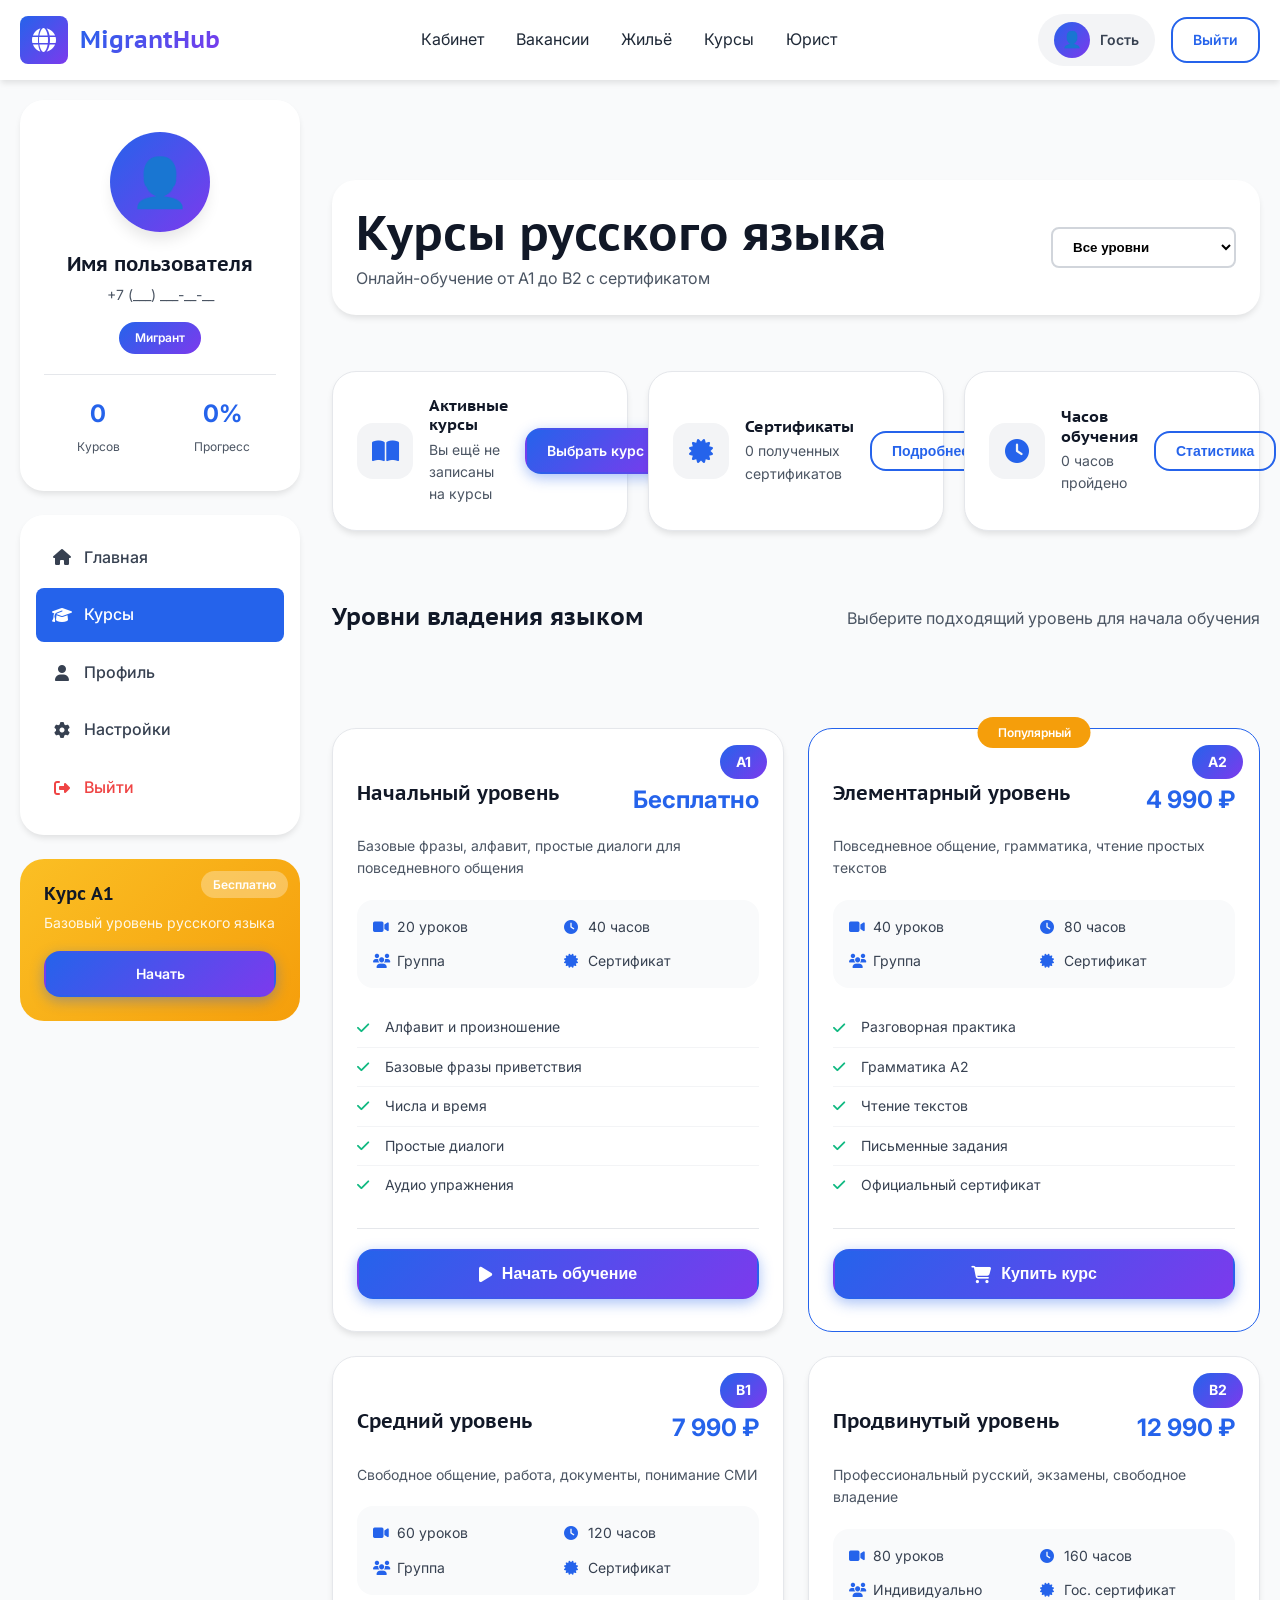
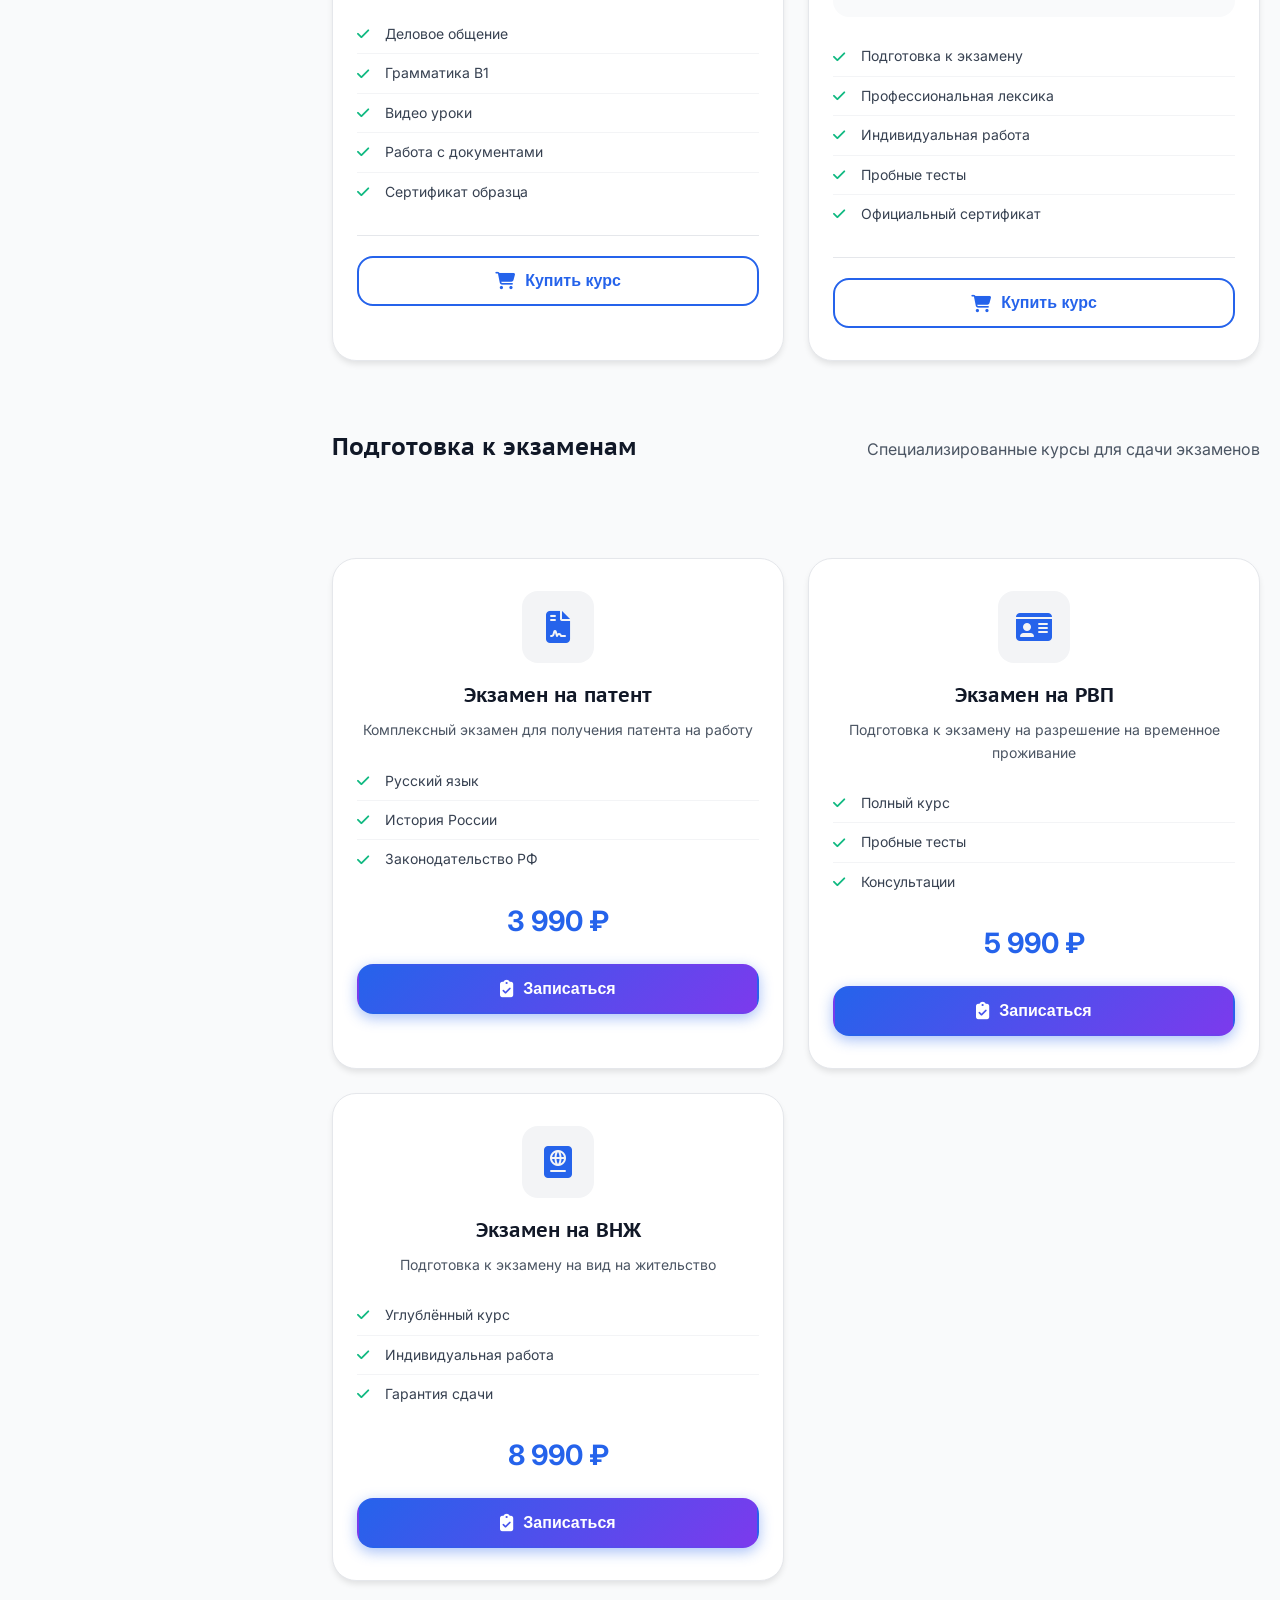
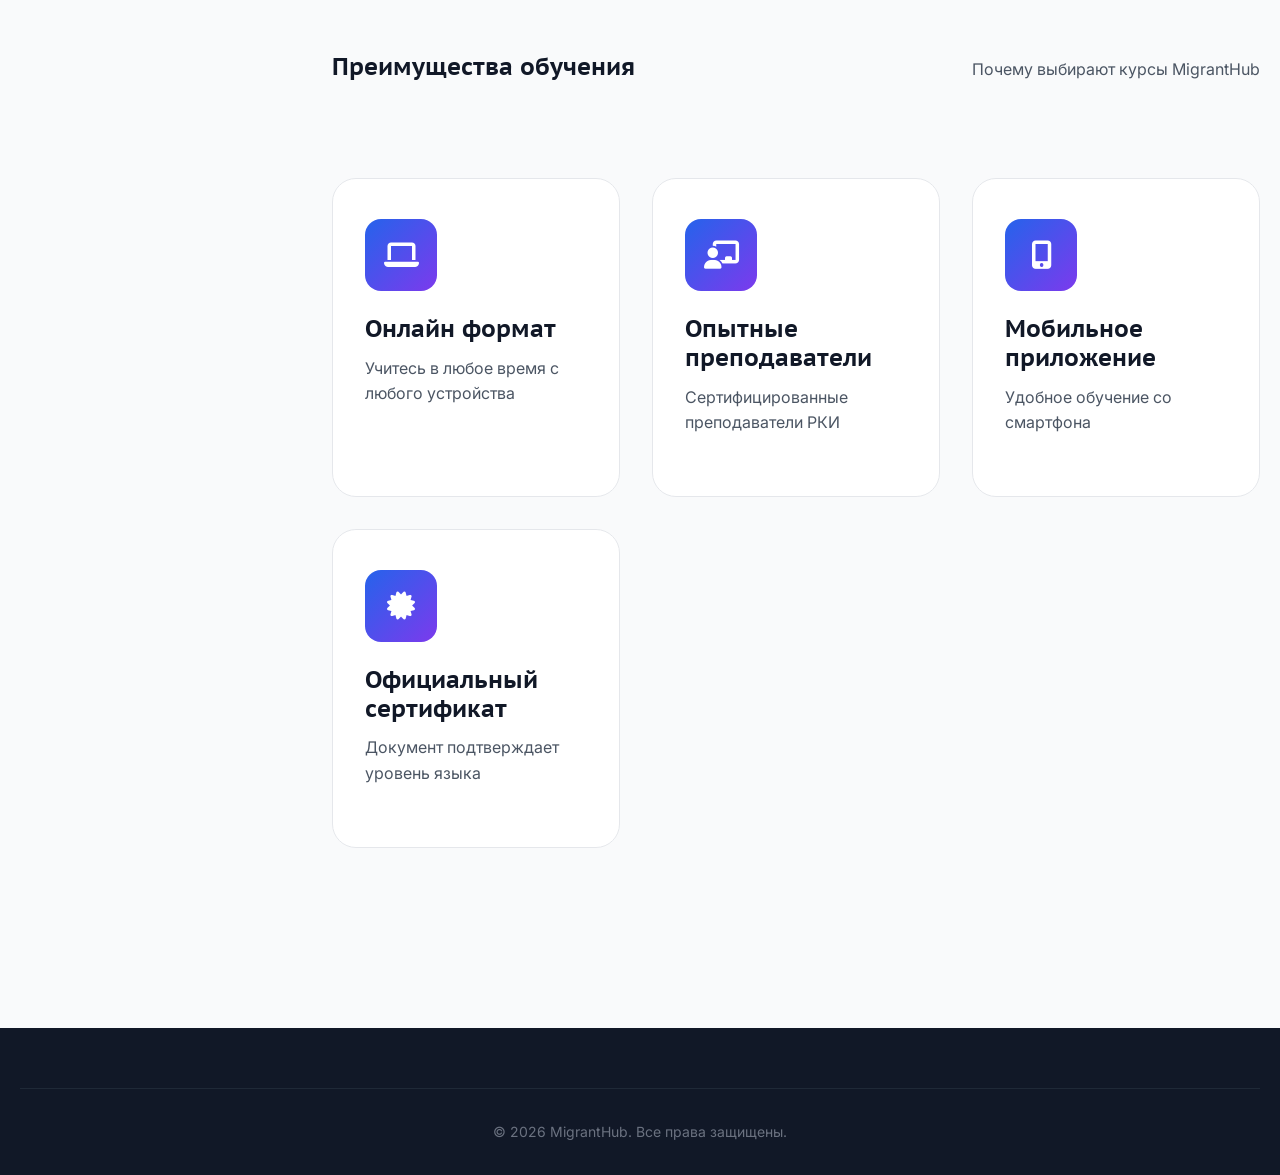
<file: courses.html>
<!DOCTYPE html>
<html lang="ru">
<head>
    <meta charset="UTF-8">
    <meta name="viewport" content="width=device-width, initial-scale=1.0">
    <title>Курсы русского языка — MigrantHub</title>
    
    <!-- Google Fonts -->
    <link rel="preconnect" href="https://fonts.googleapis.com">
    <link rel="preconnect" href="https://fonts.gstatic.com" crossorigin>
    <link href="https://fonts.googleapis.com/css2?family=PT+Sans+Caption:wght@400;700&family=Inter:wght@400;500;600;700&display=swap" rel="stylesheet">
    
    <!-- Font Awesome -->
    <link rel="stylesheet" href="https://cdnjs.cloudflare.com/ajax/libs/font-awesome/6.4.0/css/all.min.css">
    
    <!-- Styles -->
    <link rel="stylesheet" href="css/styles.css">
</head>
<body class="dashboard-page">
    <!-- Header -->
    <header class="header">
        <div class="container header-container">
            <a href="index.html" class="logo">
                <div class="logo-icon">
                    <i class="fas fa-globe"></i>
                </div>
                <span class="logo-text">MigrantHub</span>
            </a>
            
            <nav class="nav-menu">
                <a href="dashboard.html">Кабинет</a>
                <a href="jobs.html">Вакансии</a>
                <a href="housing.html">Жильё</a>
                <a href="courses.html" class="active">Курсы</a>
                <a href="legal.html">Юрист</a>
            </nav>
            
            <div class="header-actions">
                <div class="user-mini-profile">
                    <div class="user-avatar">👤</div>
                    <span class="user-name" id="header-user-name">Гость</span>
                </div>
                <a href="login.html" class="btn btn-outline btn-sm" id="logout-btn">Выйти</a>
            </div>
        </div>
    </header>

    <!-- Main Content -->
    <main class="dashboard-main">
        <div class="container">
            <div class="dashboard-grid">
                <!-- Sidebar -->
                <aside class="dashboard-sidebar">
                    <div class="profile-card">
                        <div class="profile-avatar-large">👤</div>
                        <h3 class="profile-name" id="profile-name">Имя пользователя</h3>
                        <p class="profile-phone" id="profile-phone">+7 (___) ___-__-__</p>
                        <span class="profile-badge" id="profile-role">Мигрант</span>
                        
                        <div class="profile-stats">
                            <div class="profile-stat">
                                <span class="stat-num">0</span>
                                <span class="stat-label">Курсов</span>
                            </div>
                            <div class="profile-stat">
                                <span class="stat-num">0%</span>
                                <span class="stat-label">Прогресс</span>
                            </div>
                        </div>
                    </div>
                    
                    <nav class="sidebar-nav">
                        <a href="dashboard.html" class="nav-item">
                            <i class="fas fa-home"></i>
                            <span>Главная</span>
                        </a>
                        <a href="courses.html" class="nav-item active">
                            <i class="fas fa-graduation-cap"></i>
                            <span>Курсы</span>
                        </a>
                        <a href="profile.html" class="nav-item">
                            <i class="fas fa-user"></i>
                            <span>Профиль</span>
                        </a>
                        <a href="settings.html" class="nav-item">
                            <i class="fas fa-cog"></i>
                            <span>Настройки</span>
                        </a>
                        <a href="login.html" class="nav-item nav-item-danger" id="logout-btn-sidebar">
                            <i class="fas fa-sign-out-alt"></i>
                            <span>Выйти</span>
                        </a>
                    </nav>
                    
                    <div class="sidebar-promo">
                        <div class="promo-badge">Бесплатно</div>
                        <h4>Курс A1</h4>
                        <p>Базовый уровень русского языка</p>
                        <a href="#course-a1" class="btn btn-primary btn-sm btn-full">Начать</a>
                    </div>
                </aside>

                <!-- Courses Content -->
                <section class="dashboard-content">
                    <!-- Page Header -->
                    <div class="page-header">
                        <div class="page-header-content">
                            <h1>Курсы русского языка</h1>
                            <p>Онлайн-обучение от A1 до B2 с сертификатом</p>
                        </div>
                        <div class="page-header-actions">
                            <select class="sort-select" id="level-filter">
                                <option value="all">Все уровни</option>
                                <option value="a1">A1 - Начальный</option>
                                <option value="a2">A2 - Элементарный</option>
                                <option value="b1">B1 - Средний</option>
                                <option value="b2">B2 - Продвинутый</option>
                            </select>
                        </div>
                    </div>

                    <!-- Progress Overview -->
                    <div class="courses-progress">
                        <div class="progress-card">
                            <div class="progress-icon">
                                <i class="fas fa-book-open"></i>
                            </div>
                            <div class="progress-info">
                                <h3>Активные курсы</h3>
                                <p>Вы ещё не записаны на курсы</p>
                            </div>
                            <a href="#courses-list" class="btn btn-primary btn-sm">Выбрать курс</a>
                        </div>
                        <div class="progress-card">
                            <div class="progress-icon">
                                <i class="fas fa-certificate"></i>
                            </div>
                            <div class="progress-info">
                                <h3>Сертификаты</h3>
                                <p>0 полученных сертификатов</p>
                            </div>
                            <button class="btn btn-outline btn-sm">Подробнее</button>
                        </div>
                        <div class="progress-card">
                            <div class="progress-icon">
                                <i class="fas fa-clock"></i>
                            </div>
                            <div class="progress-info">
                                <h3>Часов обучения</h3>
                                <p>0 часов пройдено</p>
                            </div>
                            <button class="btn btn-outline btn-sm">Статистика</button>
                        </div>
                    </div>

                    <!-- Language Levels -->
                    <div class="section-header">
                        <h2>Уровни владения языком</h2>
                        <p>Выберите подходящий уровень для начала обучения</p>
                    </div>
                    
                    <div class="level-cards" id="courses-list">
                        <!-- A1 Level -->
                        <div class="level-card" id="course-a1">
                            <div class="level-badge">A1</div>
                            <div class="level-header">
                                <h3 class="level-title">Начальный уровень</h3>
                                <span class="level-price">Бесплатно</span>
                            </div>
                            <p class="level-description">Базовые фразы, алфавит, простые диалоги для повседневного общения</p>
                            <div class="level-details">
                                <div class="detail-item">
                                    <i class="fas fa-video"></i>
                                    <span>20 уроков</span>
                                </div>
                                <div class="detail-item">
                                    <i class="fas fa-clock"></i>
                                    <span>40 часов</span>
                                </div>
                                <div class="detail-item">
                                    <i class="fas fa-users"></i>
                                    <span>Группа</span>
                                </div>
                                <div class="detail-item">
                                    <i class="fas fa-certificate"></i>
                                    <span>Сертификат</span>
                                </div>
                            </div>
                            <ul class="level-curriculum">
                                <li><i class="fas fa-check"></i> Алфавит и произношение</li>
                                <li><i class="fas fa-check"></i> Базовые фразы приветствия</li>
                                <li><i class="fas fa-check"></i> Числа и время</li>
                                <li><i class="fas fa-check"></i> Простые диалоги</li>
                                <li><i class="fas fa-check"></i> Аудио упражнения</li>
                            </ul>
                            <div class="level-footer">
                                <button class="btn btn-primary btn-full" onclick="enrollCourse('a1', 0)">
                                    <i class="fas fa-play"></i>
                                    Начать обучение
                                </button>
                            </div>
                        </div>
                        
                        <!-- A2 Level -->
                        <div class="level-card popular" id="course-a2">
                            <div class="level-badge-popular">Популярный</div>
                            <div class="level-badge">A2</div>
                            <div class="level-header">
                                <h3 class="level-title">Элементарный уровень</h3>
                                <span class="level-price">4 990 ₽</span>
                            </div>
                            <p class="level-description">Повседневное общение, грамматика, чтение простых текстов</p>
                            <div class="level-details">
                                <div class="detail-item">
                                    <i class="fas fa-video"></i>
                                    <span>40 уроков</span>
                                </div>
                                <div class="detail-item">
                                    <i class="fas fa-clock"></i>
                                    <span>80 часов</span>
                                </div>
                                <div class="detail-item">
                                    <i class="fas fa-users"></i>
                                    <span>Группа</span>
                                </div>
                                <div class="detail-item">
                                    <i class="fas fa-certificate"></i>
                                    <span>Сертификат</span>
                                </div>
                            </div>
                            <ul class="level-curriculum">
                                <li><i class="fas fa-check"></i> Разговорная практика</li>
                                <li><i class="fas fa-check"></i> Грамматика A2</li>
                                <li><i class="fas fa-check"></i> Чтение текстов</li>
                                <li><i class="fas fa-check"></i> Письменные задания</li>
                                <li><i class="fas fa-check"></i> Официальный сертификат</li>
                            </ul>
                            <div class="level-footer">
                                <button class="btn btn-primary btn-full" onclick="enrollCourse('a2', 4990)">
                                    <i class="fas fa-shopping-cart"></i>
                                    Купить курс
                                </button>
                            </div>
                        </div>
                        
                        <!-- B1 Level -->
                        <div class="level-card" id="course-b1">
                            <div class="level-badge">B1</div>
                            <div class="level-header">
                                <h3 class="level-title">Средний уровень</h3>
                                <span class="level-price">7 990 ₽</span>
                            </div>
                            <p class="level-description">Свободное общение, работа, документы, понимание СМИ</p>
                            <div class="level-details">
                                <div class="detail-item">
                                    <i class="fas fa-video"></i>
                                    <span>60 уроков</span>
                                </div>
                                <div class="detail-item">
                                    <i class="fas fa-clock"></i>
                                    <span>120 часов</span>
                                </div>
                                <div class="detail-item">
                                    <i class="fas fa-users"></i>
                                    <span>Группа</span>
                                </div>
                                <div class="detail-item">
                                    <i class="fas fa-certificate"></i>
                                    <span>Сертификат</span>
                                </div>
                            </div>
                            <ul class="level-curriculum">
                                <li><i class="fas fa-check"></i> Деловое общение</li>
                                <li><i class="fas fa-check"></i> Грамматика B1</li>
                                <li><i class="fas fa-check"></i> Видео уроки</li>
                                <li><i class="fas fa-check"></i> Работа с документами</li>
                                <li><i class="fas fa-check"></i> Сертификат образца</li>
                            </ul>
                            <div class="level-footer">
                                <button class="btn btn-outline btn-full" onclick="enrollCourse('b1', 7990)">
                                    <i class="fas fa-shopping-cart"></i>
                                    Купить курс
                                </button>
                            </div>
                        </div>
                        
                        <!-- B2 Level -->
                        <div class="level-card" id="course-b2">
                            <div class="level-badge">B2</div>
                            <div class="level-header">
                                <h3 class="level-title">Продвинутый уровень</h3>
                                <span class="level-price">12 990 ₽</span>
                            </div>
                            <p class="level-description">Профессиональный русский, экзамены, свободное владение</p>
                            <div class="level-details">
                                <div class="detail-item">
                                    <i class="fas fa-video"></i>
                                    <span>80 уроков</span>
                                </div>
                                <div class="detail-item">
                                    <i class="fas fa-clock"></i>
                                    <span>160 часов</span>
                                </div>
                                <div class="detail-item">
                                    <i class="fas fa-users"></i>
                                    <span>Индивидуально</span>
                                </div>
                                <div class="detail-item">
                                    <i class="fas fa-certificate"></i>
                                    <span>Гос. сертификат</span>
                                </div>
                            </div>
                            <ul class="level-curriculum">
                                <li><i class="fas fa-check"></i> Подготовка к экзамену</li>
                                <li><i class="fas fa-check"></i> Профессиональная лексика</li>
                                <li><i class="fas fa-check"></i> Индивидуальная работа</li>
                                <li><i class="fas fa-check"></i> Пробные тесты</li>
                                <li><i class="fas fa-check"></i> Официальный сертификат</li>
                            </ul>
                            <div class="level-footer">
                                <button class="btn btn-outline btn-full" onclick="enrollCourse('b2', 12990)">
                                    <i class="fas fa-shopping-cart"></i>
                                    Купить курс
                                </button>
                            </div>
                        </div>
                    </div>

                    <!-- Exam Preparation -->
                    <div class="section-header">
                        <h2>Подготовка к экзаменам</h2>
                        <p>Специализированные курсы для сдачи экзаменов</p>
                    </div>
                    
                    <div class="exam-cards">
                        <div class="exam-card">
                            <div class="exam-icon">
                                <i class="fas fa-file-contract"></i>
                            </div>
                            <h3 class="exam-title">Экзамен на патент</h3>
                            <p class="exam-description">Комплексный экзамен для получения патента на работу</p>
                            <ul class="exam-curriculum">
                                <li><i class="fas fa-check"></i> Русский язык</li>
                                <li><i class="fas fa-check"></i> История России</li>
                                <li><i class="fas fa-check"></i> Законодательство РФ</li>
                            </ul>
                            <div class="exam-price">3 990 ₽</div>
                            <button class="btn btn-primary btn-full" onclick="enrollExam('patent', 3990)">
                                <i class="fas fa-clipboard-check"></i>
                                Записаться
                            </button>
                        </div>
                        
                        <div class="exam-card">
                            <div class="exam-icon">
                                <i class="fas fa-id-card"></i>
                            </div>
                            <h3 class="exam-title">Экзамен на РВП</h3>
                            <p class="exam-description">Подготовка к экзамену на разрешение на временное проживание</p>
                            <ul class="exam-curriculum">
                                <li><i class="fas fa-check"></i> Полный курс</li>
                                <li><i class="fas fa-check"></i> Пробные тесты</li>
                                <li><i class="fas fa-check"></i> Консультации</li>
                            </ul>
                            <div class="exam-price">5 990 ₽</div>
                            <button class="btn btn-primary btn-full" onclick="enrollExam('rvp', 5990)">
                                <i class="fas fa-clipboard-check"></i>
                                Записаться
                            </button>
                        </div>
                        
                        <div class="exam-card">
                            <div class="exam-icon">
                                <i class="fas fa-passport"></i>
                            </div>
                            <h3 class="exam-title">Экзамен на ВНЖ</h3>
                            <p class="exam-description">Подготовка к экзамену на вид на жительство</p>
                            <ul class="exam-curriculum">
                                <li><i class="fas fa-check"></i> Углублённый курс</li>
                                <li><i class="fas fa-check"></i> Индивидуальная работа</li>
                                <li><i class="fas fa-check"></i> Гарантия сдачи</li>
                            </ul>
                            <div class="exam-price">8 990 ₽</div>
                            <button class="btn btn-primary btn-full" onclick="enrollExam('vnzh', 8990)">
                                <i class="fas fa-clipboard-check"></i>
                                Записаться
                            </button>
                        </div>
                    </div>

                    <!-- Learning Features -->
                    <div class="section-header">
                        <h2>Преимущества обучения</h2>
                        <p>Почему выбирают курсы MigrantHub</p>
                    </div>
                    
                    <div class="features-grid courses-features">
                        <div class="feature-card">
                            <div class="feature-icon-wrapper">
                                <i class="fas fa-laptop"></i>
                            </div>
                            <h3 class="feature-title">Онлайн формат</h3>
                            <p class="feature-description">Учитесь в любое время с любого устройства</p>
                        </div>
                        
                        <div class="feature-card">
                            <div class="feature-icon-wrapper">
                                <i class="fas fa-chalkboard-teacher"></i>
                            </div>
                            <h3 class="feature-title">Опытные преподаватели</h3>
                            <p class="feature-description">Сертифицированные преподаватели РКИ</p>
                        </div>
                        
                        <div class="feature-card">
                            <div class="feature-icon-wrapper">
                                <i class="fas fa-mobile-alt"></i>
                            </div>
                            <h3 class="feature-title">Мобильное приложение</h3>
                            <p class="feature-description">Удобное обучение со смартфона</p>
                        </div>
                        
                        <div class="feature-card">
                            <div class="feature-icon-wrapper">
                                <i class="fas fa-certificate"></i>
                            </div>
                            <h3 class="feature-title">Официальный сертификат</h3>
                            <p class="feature-description">Документ подтверждает уровень языка</p>
                        </div>
                    </div>
                </section>
            </div>
        </div>
    </main>

    <!-- Enrollment Modal -->
    <div class="modal" id="enrollment-modal">
        <div class="modal-content">
            <button class="modal-close" id="modal-close">
                <i class="fas fa-times"></i>
            </button>
            <div class="modal-header">
                <div class="modal-icon">
                    <i class="fas fa-graduation-cap"></i>
                </div>
                <h2>Запись на курс</h2>
            </div>
            <div class="modal-body">
                <div class="payment-summary">
                    <div class="summary-row">
                        <span>Курс:</span>
                        <span id="modal-course-name">—</span>
                    </div>
                    <div class="summary-row">
                        <span>Уровень:</span>
                        <span id="modal-course-level">—</span>
                    </div>
                    <div class="summary-row">
                        <span>Стоимость:</span>
                        <span id="modal-course-amount" class="summary-amount">0 ₽</span>
                    </div>
                </div>
                
                <div class="enrollment-form">
                    <div class="form-group">
                        <label class="form-label">Ваше имя</label>
                        <input type="text" class="form-input" placeholder="Иван Иванов" id="student-name">
                    </div>
                    <div class="form-group">
                        <label class="form-label">Email</label>
                        <input type="email" class="form-input" placeholder="email@example.com" id="student-email">
                    </div>
                    <div class="form-group">
                        <label class="form-label">Телефон</label>
                        <input type="tel" class="form-input" placeholder="+7 (___) ___-__-__" id="student-phone">
                    </div>
                </div>
                
                <div class="payment-security">
                    <i class="fas fa-shield-check"></i>
                    <span>Доступ к курсу откроется после оплаты</span>
                </div>
            </div>
            <div class="modal-footer">
                <button class="btn btn-outline btn-full" id="modal-cancel">Отмена</button>
                <button class="btn btn-primary btn-full" id="modal-confirm">
                    <i class="fas fa-lock"></i>
                    Оплатить и начать
                </button>
            </div>
        </div>
    </div>

    <!-- Footer -->
    <footer class="footer">
        <div class="container">
            <div class="footer-bottom">
                <p class="copyright">© 2026 MigrantHub. Все права защищены.</p>
            </div>
        </div>
    </footer>

    <!-- Scripts -->
    <script src="js/app.js"></script>
    <script src="js/auth.js"></script>
    <script src="js/courses.js"></script>
</body>
</html>
</file>
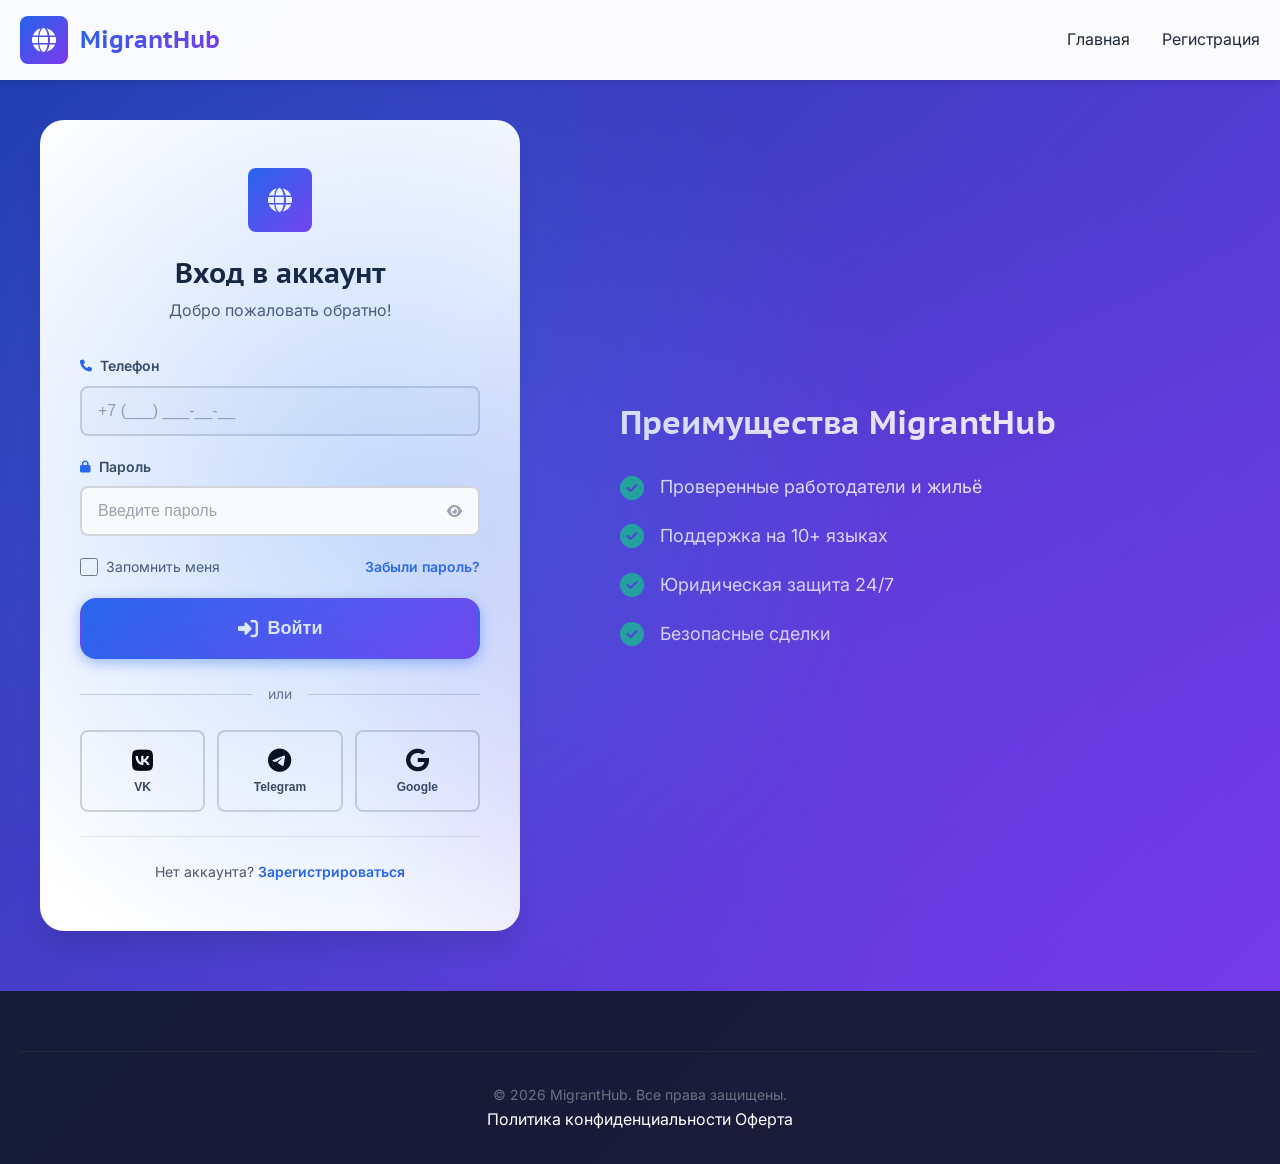
<file: dashboard.html>
<!DOCTYPE html>
<html lang="ru">
<head>
    <meta charset="UTF-8">
    <meta name="viewport" content="width=device-width, initial-scale=1.0">
    <title>Личный кабинет — MigrantHub</title>
    
    <!-- Google Fonts -->
    <link rel="preconnect" href="https://fonts.googleapis.com">
    <link rel="preconnect" href="https://fonts.gstatic.com" crossorigin>
    <link href="https://fonts.googleapis.com/css2?family=PT+Sans+Caption:wght@400;700&family=Inter:wght@400;500;600;700&display=swap" rel="stylesheet">
    
    <!-- Font Awesome -->
    <link rel="stylesheet" href="https://cdnjs.cloudflare.com/ajax/libs/font-awesome/6.4.0/css/all.min.css">
    
    <!-- Styles -->
    <link rel="stylesheet" href="css/styles.css">
</head>
<body class="dashboard-page">
    <!-- Header -->
    <header class="header">
        <div class="container header-container">
            <a href="index.html" class="logo">
                <div class="logo-icon">
                    <i class="fas fa-globe"></i>
                </div>
                <span class="logo-text">MigrantHub</span>
            </a>
            
            <nav class="nav-menu">
                <a href="dashboard.html" class="active">Кабинет</a>
                <a href="jobs.html">Вакансии</a>
                <a href="housing.html">Жильё</a>
                <a href="courses.html">Курсы</a>
                <a href="legal.html">Юрист</a>
            </nav>
            
            <div class="header-actions">
                <div class="user-mini-profile">
                    <div class="user-avatar">👤</div>
                    <span class="user-name" id="header-user-name">Гость</span>
                </div>
                <a href="login.html" class="btn btn-outline btn-sm" id="logout-btn">Выйти</a>
            </div>
        </div>
    </header>

    <!-- Main Content -->
    <main class="dashboard-main">
        <div class="container">
            <div class="dashboard-grid">
                <!-- Sidebar -->
                <aside class="dashboard-sidebar">
                    <div class="profile-card">
                        <div class="profile-avatar-large">👤</div>
                        <h3 class="profile-name" id="profile-name">Имя пользователя</h3>
                        <p class="profile-phone" id="profile-phone">+7 (___) ___-__-__</p>
                        <span class="profile-badge" id="profile-role">Мигрант</span>
                        
                        <div class="profile-stats">
                            <div class="profile-stat">
                                <span class="stat-num">0</span>
                                <span class="stat-label">Откликов</span>
                            </div>
                            <div class="profile-stat">
                                <span class="stat-num">0</span>
                                <span class="stat-label">Просмотров</span>
                            </div>
                        </div>
                    </div>
                    
                    <nav class="sidebar-nav">
                        <a href="dashboard.html" class="nav-item active">
                            <i class="fas fa-home"></i>
                            <span>Главная</span>
                        </a>
                        <a href="profile.html" class="nav-item">
                            <i class="fas fa-user"></i>
                            <span>Профиль</span>
                        </a>
                        <a href="jobs.html" class="nav-item">
                            <i class="fas fa-briefcase"></i>
                            <span>Вакансии</span>
                        </a>
                        <a href="housing.html" class="nav-item">
                            <i class="fas fa-home"></i>
                            <span>Жильё</span>
                        </a>
                        <a href="courses.html" class="nav-item">
                            <i class="fas fa-graduation-cap"></i>
                            <span>Курсы</span>
                        </a>
                        <a href="legal.html" class="nav-item">
                            <i class="fas fa-balance-scale"></i>
                            <span>Юрист</span>
                        </a>
                        <a href="community.html" class="nav-item">
                            <i class="fas fa-users"></i>
                            <span>Сообщество</span>
                        </a>
                        <a href="payments.html" class="nav-item">
                            <i class="fas fa-credit-card"></i>
                            <span>Платежи</span>
                        </a>
                        <a href="settings.html" class="nav-item">
                            <i class="fas fa-cog"></i>
                            <span>Настройки</span>
                        </a>
                        <a href="login.html" class="nav-item nav-item-danger" id="logout-btn-sidebar">
                            <i class="fas fa-sign-out-alt"></i>
                            <span>Выйти</span>
                        </a>
                    </nav>
                    
                    <div class="sidebar-promo">
                        <div class="promo-badge">Premium</div>
                        <h4>Пакет «Быстрый старт»</h4>
                        <p>Приоритетная поддержка и проверка документов</p>
                        <div class="promo-price">2 990 ₽</div>
                        <a href="payments.html" class="btn btn-primary btn-sm btn-full">Купить</a>
                    </div>
                </aside>

                <!-- Main Content Area -->
                <section class="dashboard-content">
                    <!-- Welcome Banner -->
                    <div class="welcome-banner">
                        <div class="welcome-content">
                            <h1>Добро пожаловать в MigrantHub!</h1>
                            <p>Здесь вы можете найти работу, жильё и получить юридическую поддержку</p>
                        </div>
                        <div class="welcome-illustration">
                            <i class="fas fa-rocket"></i>
                        </div>
                    </div>

                    <!-- Quick Stats -->
                    <div class="dashboard-stats">
                        <div class="stat-card">
                            <div class="stat-icon stat-icon-blue">
                                <i class="fas fa-briefcase"></i>
                            </div>
                            <div class="stat-info">
                                <span class="stat-value">0</span>
                                <span class="stat-label">Откликов на вакансии</span>
                            </div>
                        </div>
                        
                        <div class="stat-card">
                            <div class="stat-icon stat-icon-green">
                                <i class="fas fa-home"></i>
                            </div>
                            <div class="stat-info">
                                <span class="stat-value">0</span>
                                <span class="stat-label">Просмотров жилья</span>
                            </div>
                        </div>
                        
                        <div class="stat-card">
                            <div class="stat-icon stat-icon-purple">
                                <i class="fas fa-comments"></i>
                            </div>
                            <div class="stat-info">
                                <span class="stat-value">0</span>
                                <span class="stat-label">Сообщений</span>
                            </div>
                        </div>
                        
                        <div class="stat-card">
                            <div class="stat-icon stat-icon-orange">
                                <i class="fas fa-file-contract"></i>
                            </div>
                            <div class="stat-info">
                                <span class="stat-value">0</span>
                                <span class="stat-label">Документов</span>
                            </div>
                        </div>
                    </div>

                    <!-- Quick Actions -->
                    <div class="section-header">
                        <h2>Быстрые действия</h2>
                        <p>Начните с самого важного</p>
                    </div>
                    
                    <div class="quick-actions">
                        <a href="jobs.html" class="action-card">
                            <div class="action-icon action-icon-blue">
                                <i class="fas fa-briefcase"></i>
                            </div>
                            <h3>Найти работу</h3>
                            <p>Проверенные вакансии</p>
                        </a>
                        
                        <a href="housing.html" class="action-card">
                            <div class="action-icon action-icon-green">
                                <i class="fas fa-home"></i>
                            </div>
                            <h3>Найти жильё</h3>
                            <p>Безопасная аренда</p>
                        </a>
                        
                        <a href="courses.html" class="action-card">
                            <div class="action-icon action-icon-purple">
                                <i class="fas fa-graduation-cap"></i>
                            </div>
                            <h3>Изучать язык</h3>
                            <p>Курсы русского</p>
                        </a>
                        
                        <a href="legal.html" class="action-card">
                            <div class="action-icon action-icon-orange">
                                <i class="fas fa-balance-scale"></i>
                            </div>
                            <h3>Помощь юриста</h3>
                            <p>Консультации 24/7</p>
                        </a>
                    </div>

                    <!-- Recent Activity -->
                    <div class="section-header">
                        <h2>Последняя активность</h2>
                        <a href="#" class="view-all">Все уведомления <i class="fas fa-arrow-right"></i></a>
                    </div>
                    
                    <div class="activity-feed">
                        <div class="activity-item">
                            <div class="activity-icon activity-icon-blue">
                                <i class="fas fa-user-plus"></i>
                            </div>
                            <div class="activity-content">
                                <h4>Аккаунт создан</h4>
                                <p>Добро пожаловать в MigrantHub! Заполните профиль для начала.</p>
                                <span class="activity-time">Сегодня</span>
                            </div>
                        </div>
                        
                        <div class="activity-item">
                            <div class="activity-icon activity-icon-green">
                                <i class="fas fa-clipboard-check"></i>
                            </div>
                            <div class="activity-content">
                                <h4>Заполните документы</h4>
                                <p>Загрузите документы для верификации аккаунта</p>
                                <span class="activity-time">Ожидает действия</span>
                            </div>
                            <a href="profile.html" class="btn btn-sm btn-outline">Заполнить</a>
                        </div>
                    </div>

                    <!-- Recommended Services -->
                    <div class="section-header">
                        <h2>Рекомендуемые сервисы</h2>
                        <p>Подобрано специально для вас</p>
                    </div>
                    
                    <div class="services-grid">
                        <div class="service-card">
                            <div class="service-badge">Популярное</div>
                            <div class="service-icon-wrapper">
                                <i class="fas fa-file-alt"></i>
                            </div>
                            <h3>Оформление патента</h3>
                            <p>Помощь с документами для получения патента</p>
                            <div class="service-price">от 5 000 ₽</div>
                            <a href="legal.html" class="btn btn-primary btn-sm">Заказать</a>
                        </div>
                        
                        <div class="service-card">
                            <div class="service-icon-wrapper">
                                <i class="fas fa-language"></i>
                            </div>
                            <h3>Курс русского A1</h3>
                            <p>Базовый уровень для повседневного общения</p>
                            <div class="service-price">Бесплатно</div>
                            <a href="courses.html" class="btn btn-outline btn-sm">Начать</a>
                        </div>
                        
                        <div class="service-card">
                            <div class="service-icon-wrapper">
                                <i class="fas fa-map-marked-alt"></i>
                            </div>
                            <h3>Карта услуг</h3>
                            <p>МФЦ, больницы, банки рядом с вами</p>
                            <div class="service-price">Бесплатно</div>
                            <a href="#" class="btn btn-outline btn-sm">Открыть</a>
                        </div>
                    </div>
                </section>
            </div>
        </div>
    </main>

    <!-- Footer -->
    <footer class="footer">
        <div class="container">
            <div class="footer-bottom">
                <p class="copyright">© 2026 MigrantHub. Все права защищены.</p>
            </div>
        </div>
    </footer>

    <!-- Scripts -->
    <script src="js/app.js"></script>
    <script src="js/auth.js"></script>
    <script src="js/dashboard.js"></script>
</body>
</html>
</file>
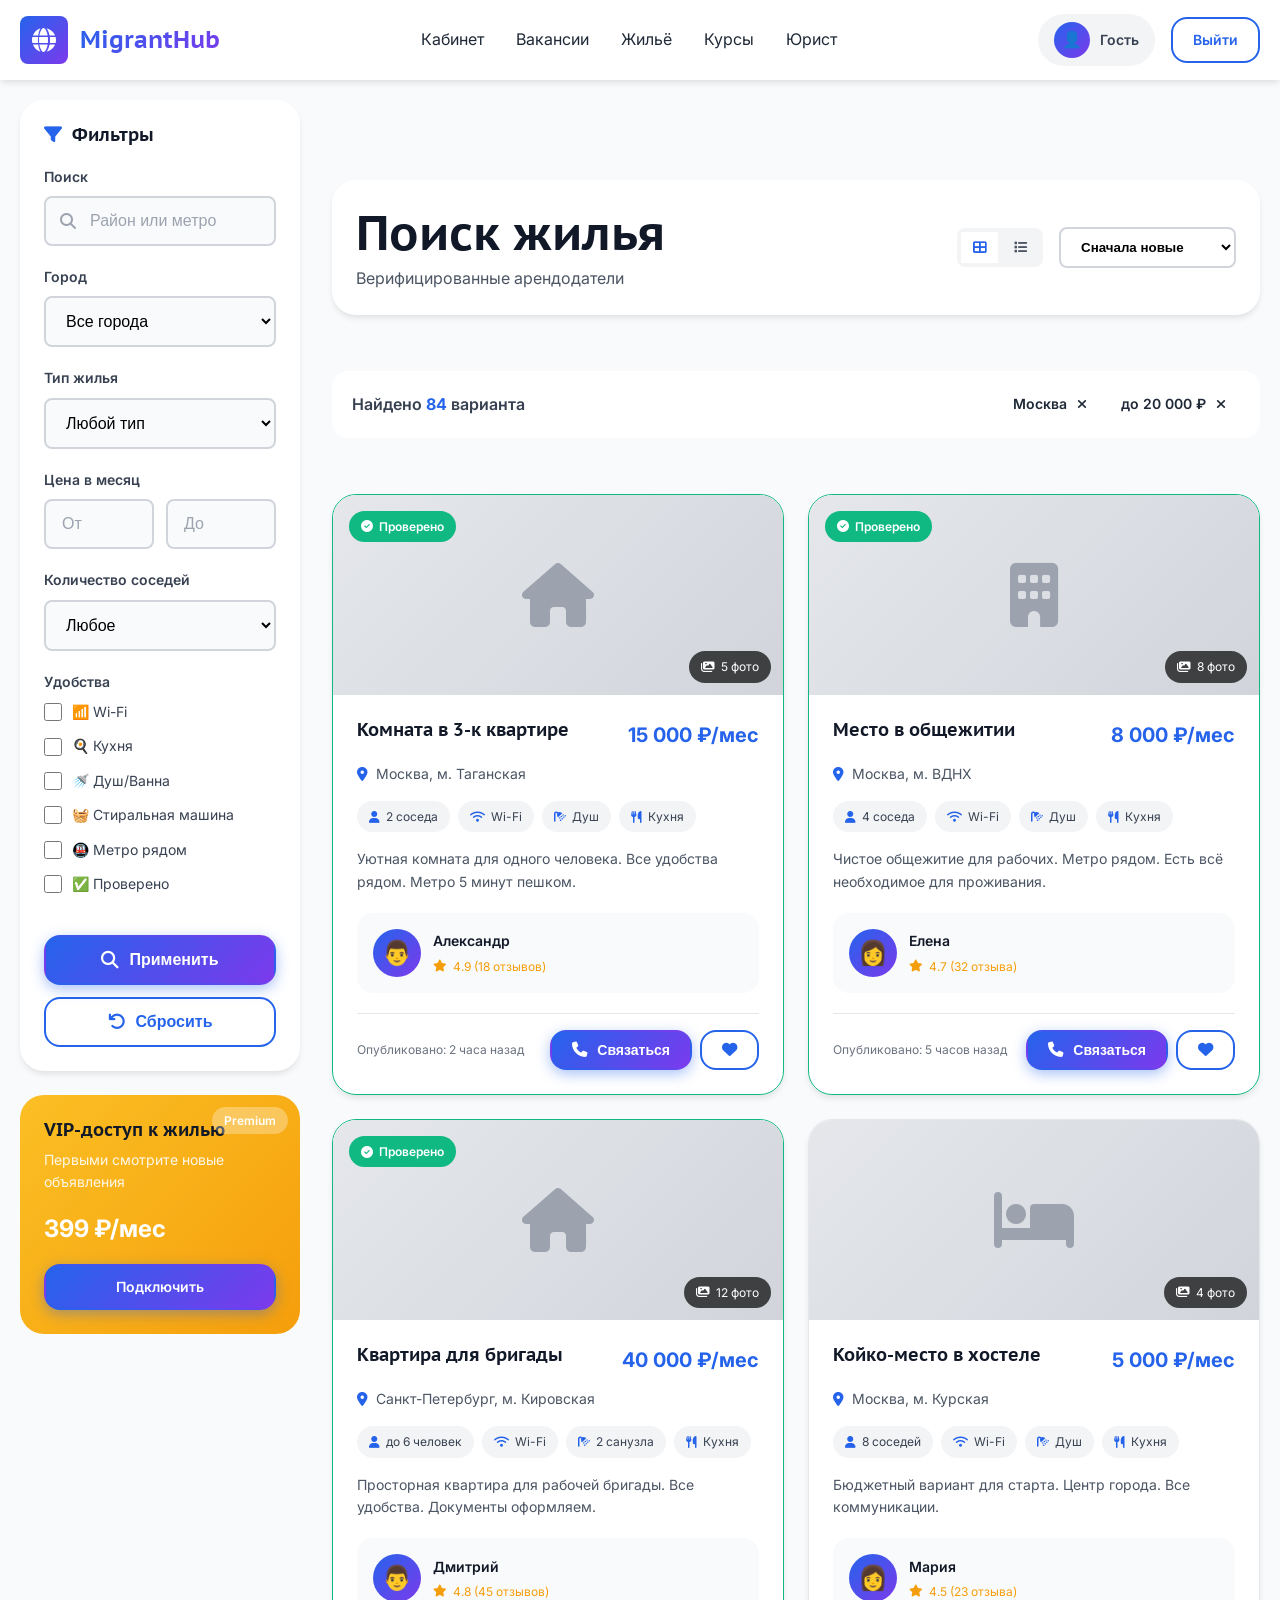
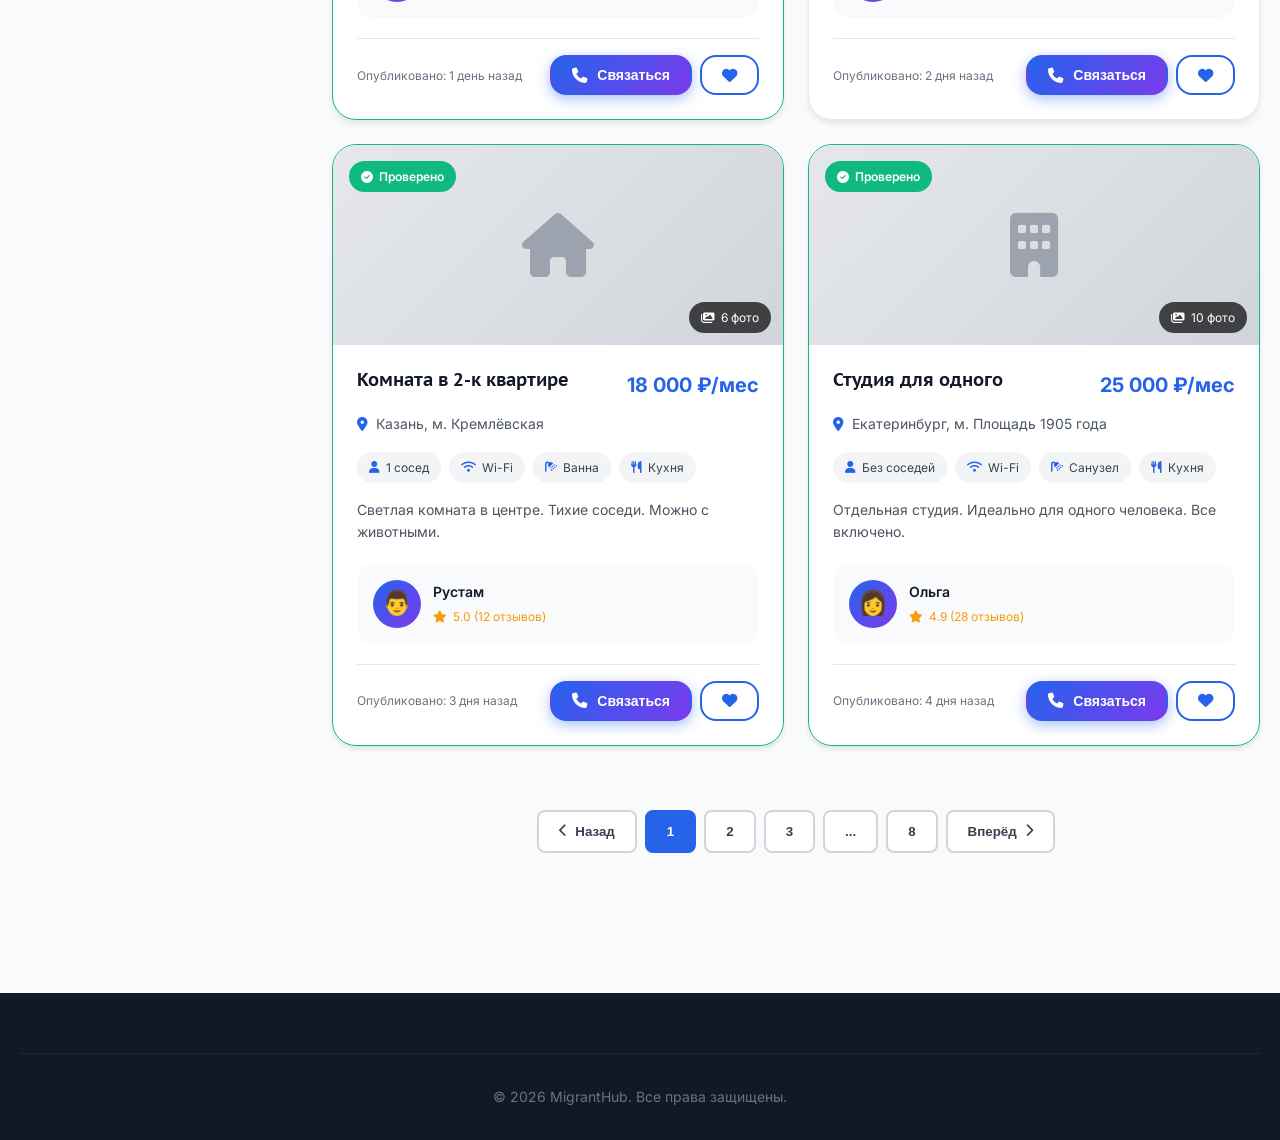
<file: housing.html>
<!DOCTYPE html>
<html lang="ru">
<head>
    <meta charset="UTF-8">
    <meta name="viewport" content="width=device-width, initial-scale=1.0">
    <title>Поиск жилья — MigrantHub</title>
    
    <!-- Google Fonts -->
    <link rel="preconnect" href="https://fonts.googleapis.com">
    <link rel="preconnect" href="https://fonts.gstatic.com" crossorigin>
    <link href="https://fonts.googleapis.com/css2?family=PT+Sans+Caption:wght@400;700&family=Inter:wght@400;500;600;700&display=swap" rel="stylesheet">
    
    <!-- Font Awesome -->
    <link rel="stylesheet" href="https://cdnjs.cloudflare.com/ajax/libs/font-awesome/6.4.0/css/all.min.css">
    
    <!-- Styles -->
    <link rel="stylesheet" href="css/styles.css">
</head>
<body class="dashboard-page">
    <!-- Header -->
    <header class="header">
        <div class="container header-container">
            <a href="index.html" class="logo">
                <div class="logo-icon">
                    <i class="fas fa-globe"></i>
                </div>
                <span class="logo-text">MigrantHub</span>
            </a>
            
            <nav class="nav-menu">
                <a href="dashboard.html">Кабинет</a>
                <a href="jobs.html">Вакансии</a>
                <a href="housing.html" class="active">Жильё</a>
                <a href="courses.html">Курсы</a>
                <a href="legal.html">Юрист</a>
            </nav>
            
            <div class="header-actions">
                <div class="user-mini-profile">
                    <div class="user-avatar">👤</div>
                    <span class="user-name" id="header-user-name">Гость</span>
                </div>
                <a href="login.html" class="btn btn-outline btn-sm" id="logout-btn">Выйти</a>
            </div>
        </div>
    </header>

    <!-- Main Content -->
    <main class="dashboard-main">
        <div class="container">
            <div class="dashboard-grid">
                <!-- Sidebar Filters -->
                <aside class="dashboard-sidebar">
                    <div class="filter-card">
                        <h3 class="filter-title">
                            <i class="fas fa-filter"></i>
                            Фильтры
                        </h3>
                        
                        <form id="housing-filters" class="filter-form">
                            <!-- Search -->
                            <div class="form-group">
                                <label class="form-label">Поиск</label>
                                <div class="search-wrapper">
                                    <i class="fas fa-search search-icon"></i>
                                    <input type="text" class="form-input" placeholder="Район или метро">
                                </div>
                            </div>
                            
                            <!-- Location -->
                            <div class="form-group">
                                <label class="form-label">Город</label>
                                <select class="form-input" id="city-select">
                                    <option value="">Все города</option>
                                    <option value="moscow">Москва</option>
                                    <option value="spb">Санкт-Петербург</option>
                                    <option value="kazan">Казань</option>
                                    <option value="ekb">Екатеринбург</option>
                                    <option value="novosib">Новосибирск</option>
                                </select>
                            </div>
                            
                            <!-- Housing Type -->
                            <div class="form-group">
                                <label class="form-label">Тип жилья</label>
                                <select class="form-input">
                                    <option value="">Любой тип</option>
                                    <option value="room">Комната</option>
                                    <option value="apartment">Квартира</option>
                                    <option value="hostel">Хостел</option>
                                    <option value="dormitory">Общежитие</option>
                                    <option value="bed">Койко-место</option>
                                </select>
                            </div>
                            
                            <!-- Price -->
                            <div class="form-group">
                                <label class="form-label">Цена в месяц</label>
                                <div class="price-range">
                                    <input type="number" class="form-input" placeholder="От" id="price-from">
                                    <input type="number" class="form-input" placeholder="До" id="price-to">
                                </div>
                            </div>
                            
                            <!-- Rooms -->
                            <div class="form-group">
                                <label class="form-label">Количество соседей</label>
                                <select class="form-input">
                                    <option value="">Любое</option>
                                    <option value="1">1 сосед</option>
                                    <option value="2">2 соседа</option>
                                    <option value="3">3 соседа</option>
                                    <option value="4+">4+ соседей</option>
                                </select>
                            </div>
                            
                            <!-- Amenities -->
                            <div class="form-group">
                                <label class="form-label">Удобства</label>
                                <div class="checkbox-list">
                                    <label class="checkbox-item">
                                        <input type="checkbox" name="amenity" value="wifi">
                                        <span>📶 Wi-Fi</span>
                                    </label>
                                    <label class="checkbox-item">
                                        <input type="checkbox" name="amenity" value="kitchen">
                                        <span>🍳 Кухня</span>
                                    </label>
                                    <label class="checkbox-item">
                                        <input type="checkbox" name="amenity" value="shower">
                                        <span>🚿 Душ/Ванна</span>
                                    </label>
                                    <label class="checkbox-item">
                                        <input type="checkbox" name="amenity" value="washing">
                                        <span>🧺 Стиральная машина</span>
                                    </label>
                                    <label class="checkbox-item">
                                        <input type="checkbox" name="amenity" value="metro">
                                        <span>🚇 Метро рядом</span>
                                    </label>
                                    <label class="checkbox-item">
                                        <input type="checkbox" name="amenity" value="verified">
                                        <span>✅ Проверено</span>
                                    </label>
                                </div>
                            </div>
                            
                            <!-- Buttons -->
                            <div class="filter-actions">
                                <button type="submit" class="btn btn-primary btn-full">
                                    <i class="fas fa-search"></i>
                                    Применить
                                </button>
                                <button type="reset" class="btn btn-outline btn-full">
                                    <i class="fas fa-undo"></i>
                                    Сбросить
                                </button>
                            </div>
                        </form>
                    </div>
                    
                    <!-- Promo Card -->
                    <div class="sidebar-promo">
                        <div class="promo-badge">Premium</div>
                        <h4>VIP-доступ к жилью</h4>
                        <p>Первыми смотрите новые объявления</p>
                        <div class="promo-price">399 ₽/мес</div>
                        <a href="payments.html" class="btn btn-primary btn-sm btn-full">Подключить</a>
                    </div>
                </aside>

                <!-- Housing Content -->
                <section class="dashboard-content">
                    <!-- Page Header -->
                    <div class="page-header">
                        <div class="page-header-content">
                            <h1>Поиск жилья</h1>
                            <p>Верифицированные арендодатели</p>
                        </div>
                        <div class="page-header-actions">
                            <div class="view-toggle">
                                <button class="view-btn active" data-view="grid">
                                    <i class="fas fa-th-large"></i>
                                </button>
                                <button class="view-btn" data-view="list">
                                    <i class="fas fa-list"></i>
                                </button>
                            </div>
                            <select class="sort-select">
                                <option value="newest">Сначала новые</option>
                                <option value="price-low">Сначала дешёвые</option>
                                <option value="price-high">Сначала дорогие</option>
                            </select>
                        </div>
                    </div>

                    <!-- Stats Bar -->
                    <div class="jobs-stats">
                        <span class="jobs-count">Найдено <strong>84</strong> варианта</span>
                        <div class="jobs-filters-active">
                            <span class="filter-tag">
                                Москва
                                <button class="filter-remove"><i class="fas fa-times"></i></button>
                            </span>
                            <span class="filter-tag">
                                до 20 000 ₽
                                <button class="filter-remove"><i class="fas fa-times"></i></button>
                            </span>
                        </div>
                    </div>

                    <!-- Housing Grid -->
                    <div class="housing-grid" id="housing-container">
                        <!-- Housing Card 1 -->
                        <div class="housing-card verified">
                            <div class="housing-badge">
                                <i class="fas fa-check-circle"></i>
                                <span>Проверено</span>
                            </div>
                            <div class="housing-image">
                                <div class="housing-image-placeholder">
                                    <i class="fas fa-home"></i>
                                </div>
                                <div class="housing-image-count">
                                    <i class="fas fa-images"></i> 5 фото
                                </div>
                            </div>
                            <div class="housing-info">
                                <div class="housing-header">
                                    <h3 class="housing-title">Комната в 3-к квартире</h3>
                                    <span class="housing-price">15 000 ₽/мес</span>
                                </div>
                                <div class="housing-location">
                                    <i class="fas fa-map-marker-alt"></i>
                                    Москва, м. Таганская
                                </div>
                                <div class="housing-features">
                                    <span class="feature-tag"><i class="fas fa-user"></i> 2 соседа</span>
                                    <span class="feature-tag"><i class="fas fa-wifi"></i> Wi-Fi</span>
                                    <span class="feature-tag"><i class="fas fa-shower"></i> Душ</span>
                                    <span class="feature-tag"><i class="fas fa-utensils"></i> Кухня</span>
                                </div>
                                <p class="housing-description">Уютная комната для одного человека. Все удобства рядом. Метро 5 минут пешком.</p>
                                <div class="housing-landlord">
                                    <div class="landlord-avatar">👨</div>
                                    <div class="landlord-info">
                                        <span class="landlord-name">Александр</span>
                                        <span class="landlord-rating">
                                            <i class="fas fa-star"></i>
                                            4.9 (18 отзывов)
                                        </span>
                                    </div>
                                </div>
                                <div class="housing-footer">
                                    <span class="housing-date">Опубликовано: 2 часа назад</span>
                                    <div class="housing-actions">
                                        <button class="btn btn-primary btn-sm">
                                            <i class="fas fa-phone"></i>
                                            Связаться
                                        </button>
                                        <button class="btn btn-outline btn-sm">
                                            <i class="fas fa-heart"></i>
                                        </button>
                                    </div>
                                </div>
                            </div>
                        </div>

                        <!-- Housing Card 2 -->
                        <div class="housing-card verified">
                            <div class="housing-badge">
                                <i class="fas fa-check-circle"></i>
                                <span>Проверено</span>
                            </div>
                            <div class="housing-image">
                                <div class="housing-image-placeholder">
                                    <i class="fas fa-building"></i>
                                </div>
                                <div class="housing-image-count">
                                    <i class="fas fa-images"></i> 8 фото
                                </div>
                            </div>
                            <div class="housing-info">
                                <div class="housing-header">
                                    <h3 class="housing-title">Место в общежитии</h3>
                                    <span class="housing-price">8 000 ₽/мес</span>
                                </div>
                                <div class="housing-location">
                                    <i class="fas fa-map-marker-alt"></i>
                                    Москва, м. ВДНХ
                                </div>
                                <div class="housing-features">
                                    <span class="feature-tag"><i class="fas fa-user"></i> 4 соседа</span>
                                    <span class="feature-tag"><i class="fas fa-wifi"></i> Wi-Fi</span>
                                    <span class="feature-tag"><i class="fas fa-shower"></i> Душ</span>
                                    <span class="feature-tag"><i class="fas fa-utensils"></i> Кухня</span>
                                </div>
                                <p class="housing-description">Чистое общежитие для рабочих. Метро рядом. Есть всё необходимое для проживания.</p>
                                <div class="housing-landlord">
                                    <div class="landlord-avatar">👩</div>
                                    <div class="landlord-info">
                                        <span class="landlord-name">Елена</span>
                                        <span class="landlord-rating">
                                            <i class="fas fa-star"></i>
                                            4.7 (32 отзыва)
                                        </span>
                                    </div>
                                </div>
                                <div class="housing-footer">
                                    <span class="housing-date">Опубликовано: 5 часов назад</span>
                                    <div class="housing-actions">
                                        <button class="btn btn-primary btn-sm">
                                            <i class="fas fa-phone"></i>
                                            Связаться
                                        </button>
                                        <button class="btn btn-outline btn-sm">
                                            <i class="fas fa-heart"></i>
                                        </button>
                                    </div>
                                </div>
                            </div>
                        </div>

                        <!-- Housing Card 3 -->
                        <div class="housing-card verified">
                            <div class="housing-badge">
                                <i class="fas fa-check-circle"></i>
                                <span>Проверено</span>
                            </div>
                            <div class="housing-image">
                                <div class="housing-image-placeholder">
                                    <i class="fas fa-home"></i>
                                </div>
                                <div class="housing-image-count">
                                    <i class="fas fa-images"></i> 12 фото
                                </div>
                            </div>
                            <div class="housing-info">
                                <div class="housing-header">
                                    <h3 class="housing-title">Квартира для бригады</h3>
                                    <span class="housing-price">40 000 ₽/мес</span>
                                </div>
                                <div class="housing-location">
                                    <i class="fas fa-map-marker-alt"></i>
                                    Санкт-Петербург, м. Кировская
                                </div>
                                <div class="housing-features">
                                    <span class="feature-tag"><i class="fas fa-user"></i> до 6 человек</span>
                                    <span class="feature-tag"><i class="fas fa-wifi"></i> Wi-Fi</span>
                                    <span class="feature-tag"><i class="fas fa-shower"></i> 2 санузла</span>
                                    <span class="feature-tag"><i class="fas fa-utensils"></i> Кухня</span>
                                </div>
                                <p class="housing-description">Просторная квартира для рабочей бригады. Все удобства. Документы оформляем.</p>
                                <div class="housing-landlord">
                                    <div class="landlord-avatar">👨</div>
                                    <div class="landlord-info">
                                        <span class="landlord-name">Дмитрий</span>
                                        <span class="landlord-rating">
                                            <i class="fas fa-star"></i>
                                            4.8 (45 отзывов)
                                        </span>
                                    </div>
                                </div>
                                <div class="housing-footer">
                                    <span class="housing-date">Опубликовано: 1 день назад</span>
                                    <div class="housing-actions">
                                        <button class="btn btn-primary btn-sm">
                                            <i class="fas fa-phone"></i>
                                            Связаться
                                        </button>
                                        <button class="btn btn-outline btn-sm">
                                            <i class="fas fa-heart"></i>
                                        </button>
                                    </div>
                                </div>
                            </div>
                        </div>

                        <!-- Housing Card 4 -->
                        <div class="housing-card">
                            <div class="housing-image">
                                <div class="housing-image-placeholder">
                                    <i class="fas fa-bed"></i>
                                </div>
                                <div class="housing-image-count">
                                    <i class="fas fa-images"></i> 4 фото
                                </div>
                            </div>
                            <div class="housing-info">
                                <div class="housing-header">
                                    <h3 class="housing-title">Койко-место в хостеле</h3>
                                    <span class="housing-price">5 000 ₽/мес</span>
                                </div>
                                <div class="housing-location">
                                    <i class="fas fa-map-marker-alt"></i>
                                    Москва, м. Курская
                                </div>
                                <div class="housing-features">
                                    <span class="feature-tag"><i class="fas fa-user"></i> 8 соседей</span>
                                    <span class="feature-tag"><i class="fas fa-wifi"></i> Wi-Fi</span>
                                    <span class="feature-tag"><i class="fas fa-shower"></i> Душ</span>
                                    <span class="feature-tag"><i class="fas fa-utensils"></i> Кухня</span>
                                </div>
                                <p class="housing-description">Бюджетный вариант для старта. Центр города. Все коммуникации.</p>
                                <div class="housing-landlord">
                                    <div class="landlord-avatar">👩</div>
                                    <div class="landlord-info">
                                        <span class="landlord-name">Мария</span>
                                        <span class="landlord-rating">
                                            <i class="fas fa-star"></i>
                                            4.5 (23 отзыва)
                                        </span>
                                    </div>
                                </div>
                                <div class="housing-footer">
                                    <span class="housing-date">Опубликовано: 2 дня назад</span>
                                    <div class="housing-actions">
                                        <button class="btn btn-primary btn-sm">
                                            <i class="fas fa-phone"></i>
                                            Связаться
                                        </button>
                                        <button class="btn btn-outline btn-sm">
                                            <i class="fas fa-heart"></i>
                                        </button>
                                    </div>
                                </div>
                            </div>
                        </div>

                        <!-- Housing Card 5 -->
                        <div class="housing-card verified">
                            <div class="housing-badge">
                                <i class="fas fa-check-circle"></i>
                                <span>Проверено</span>
                            </div>
                            <div class="housing-image">
                                <div class="housing-image-placeholder">
                                    <i class="fas fa-home"></i>
                                </div>
                                <div class="housing-image-count">
                                    <i class="fas fa-images"></i> 6 фото
                                </div>
                            </div>
                            <div class="housing-info">
                                <div class="housing-header">
                                    <h3 class="housing-title">Комната в 2-к квартире</h3>
                                    <span class="housing-price">18 000 ₽/мес</span>
                                </div>
                                <div class="housing-location">
                                    <i class="fas fa-map-marker-alt"></i>
                                    Казань, м. Кремлёвская
                                </div>
                                <div class="housing-features">
                                    <span class="feature-tag"><i class="fas fa-user"></i> 1 сосед</span>
                                    <span class="feature-tag"><i class="fas fa-wifi"></i> Wi-Fi</span>
                                    <span class="feature-tag"><i class="fas fa-shower"></i> Ванна</span>
                                    <span class="feature-tag"><i class="fas fa-utensils"></i> Кухня</span>
                                </div>
                                <p class="housing-description">Светлая комната в центре. Тихие соседи. Можно с животными.</p>
                                <div class="housing-landlord">
                                    <div class="landlord-avatar">👨</div>
                                    <div class="landlord-info">
                                        <span class="landlord-name">Рустам</span>
                                        <span class="landlord-rating">
                                            <i class="fas fa-star"></i>
                                            5.0 (12 отзывов)
                                        </span>
                                    </div>
                                </div>
                                <div class="housing-footer">
                                    <span class="housing-date">Опубликовано: 3 дня назад</span>
                                    <div class="housing-actions">
                                        <button class="btn btn-primary btn-sm">
                                            <i class="fas fa-phone"></i>
                                            Связаться
                                        </button>
                                        <button class="btn btn-outline btn-sm">
                                            <i class="fas fa-heart"></i>
                                        </button>
                                    </div>
                                </div>
                            </div>
                        </div>

                        <!-- Housing Card 6 -->
                        <div class="housing-card verified">
                            <div class="housing-badge">
                                <i class="fas fa-check-circle"></i>
                                <span>Проверено</span>
                            </div>
                            <div class="housing-image">
                                <div class="housing-image-placeholder">
                                    <i class="fas fa-building"></i>
                                </div>
                                <div class="housing-image-count">
                                    <i class="fas fa-images"></i> 10 фото
                                </div>
                            </div>
                            <div class="housing-info">
                                <div class="housing-header">
                                    <h3 class="housing-title">Студия для одного</h3>
                                    <span class="housing-price">25 000 ₽/мес</span>
                                </div>
                                <div class="housing-location">
                                    <i class="fas fa-map-marker-alt"></i>
                                    Екатеринбург, м. Площадь 1905 года
                                </div>
                                <div class="housing-features">
                                    <span class="feature-tag"><i class="fas fa-user"></i> Без соседей</span>
                                    <span class="feature-tag"><i class="fas fa-wifi"></i> Wi-Fi</span>
                                    <span class="feature-tag"><i class="fas fa-shower"></i> Санузел</span>
                                    <span class="feature-tag"><i class="fas fa-utensils"></i> Кухня</span>
                                </div>
                                <p class="housing-description">Отдельная студия. Идеально для одного человека. Все включено.</p>
                                <div class="housing-landlord">
                                    <div class="landlord-avatar">👩</div>
                                    <div class="landlord-info">
                                        <span class="landlord-name">Ольга</span>
                                        <span class="landlord-rating">
                                            <i class="fas fa-star"></i>
                                            4.9 (28 отзывов)
                                        </span>
                                    </div>
                                </div>
                                <div class="housing-footer">
                                    <span class="housing-date">Опубликовано: 4 дня назад</span>
                                    <div class="housing-actions">
                                        <button class="btn btn-primary btn-sm">
                                            <i class="fas fa-phone"></i>
                                            Связаться
                                        </button>
                                        <button class="btn btn-outline btn-sm">
                                            <i class="fas fa-heart"></i>
                                        </button>
                                    </div>
                                </div>
                            </div>
                        </div>
                    </div>

                    <!-- Pagination -->
                    <div class="pagination">
                        <button class="page-btn">
                            <i class="fas fa-chevron-left"></i>
                            Назад
                        </button>
                        <button class="page-btn active">1</button>
                        <button class="page-btn">2</button>
                        <button class="page-btn">3</button>
                        <button class="page-btn">...</button>
                        <button class="page-btn">8</button>
                        <button class="page-btn">
                            Вперёд
                            <i class="fas fa-chevron-right"></i>
                        </button>
                    </div>
                </section>
            </div>
        </div>
    </main>

    <!-- Footer -->
    <footer class="footer">
        <div class="container">
            <div class="footer-bottom">
                <p class="copyright">© 2026 MigrantHub. Все права защищены.</p>
            </div>
        </div>
    </footer>

    <!-- Scripts -->
    <script src="js/app.js"></script>
    <script src="js/auth.js"></script>
    <script src="js/housing.js"></script>
</body>
</html>
</file>
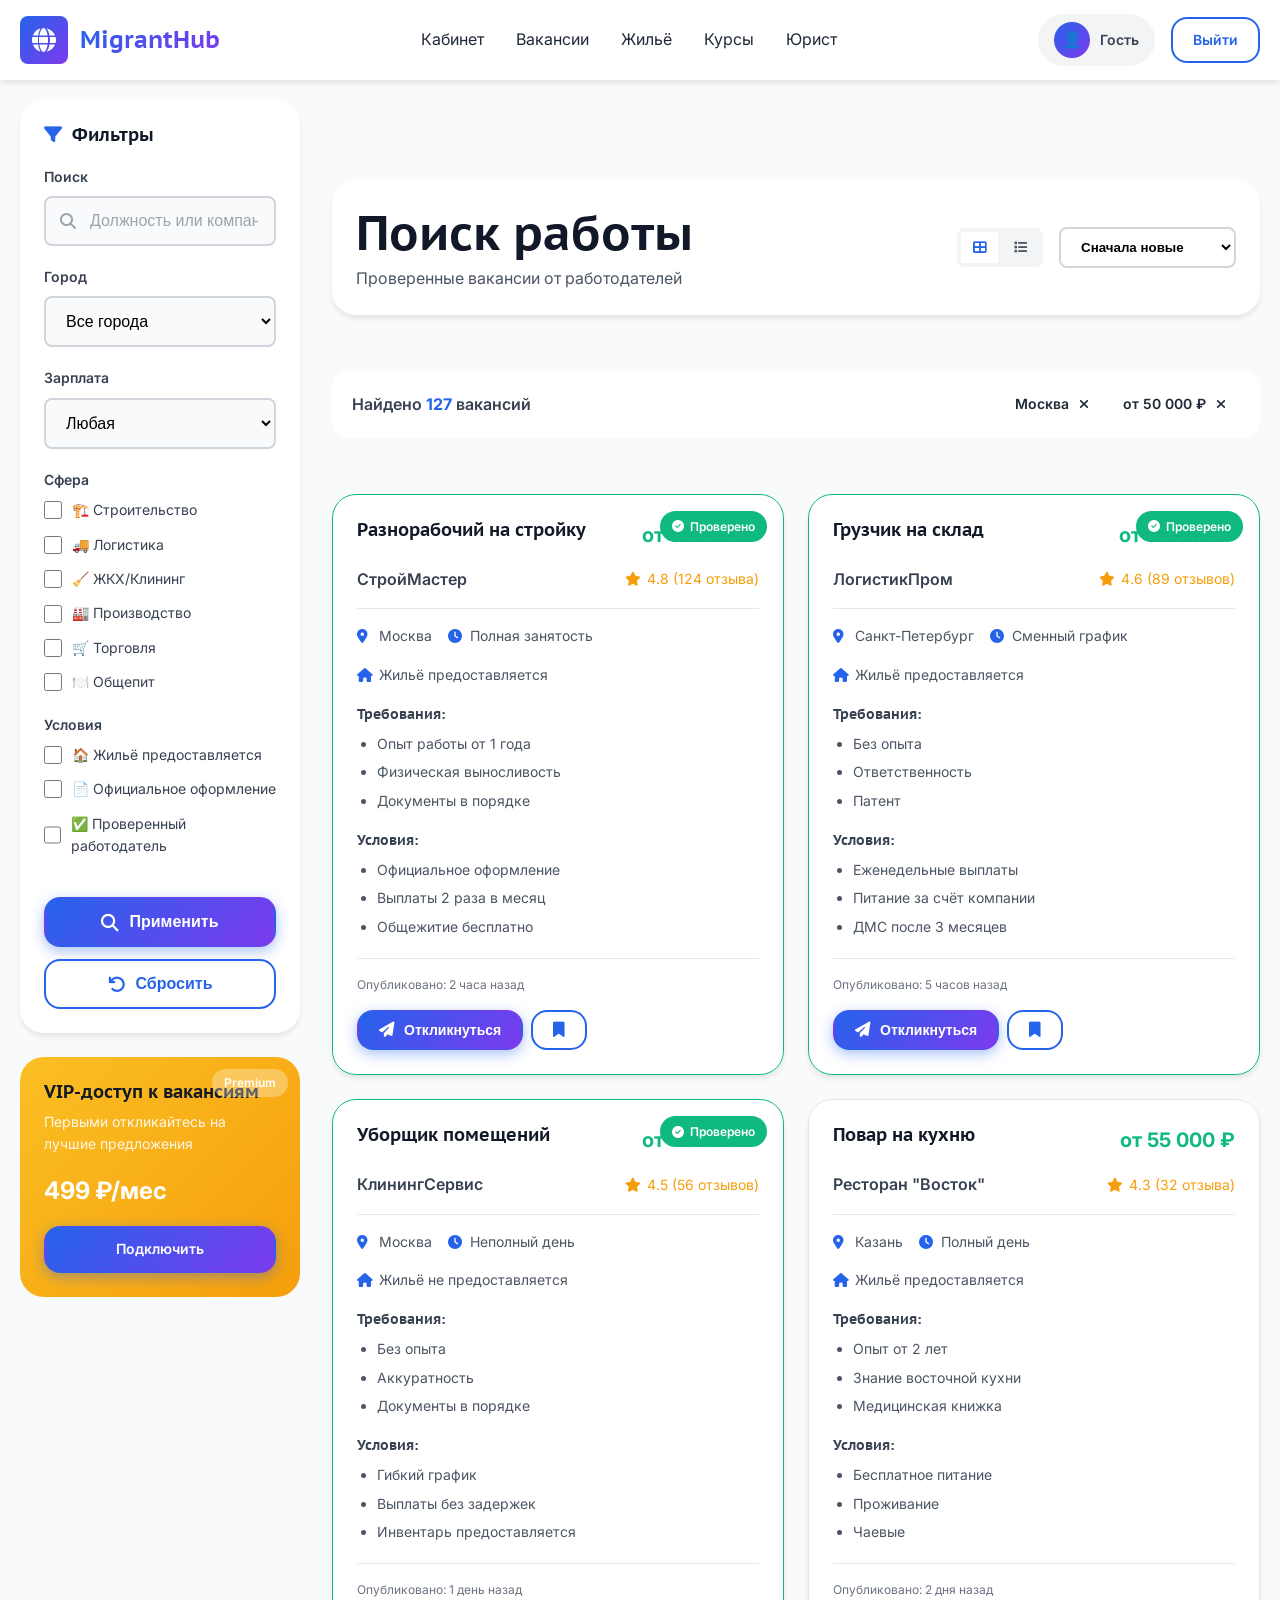
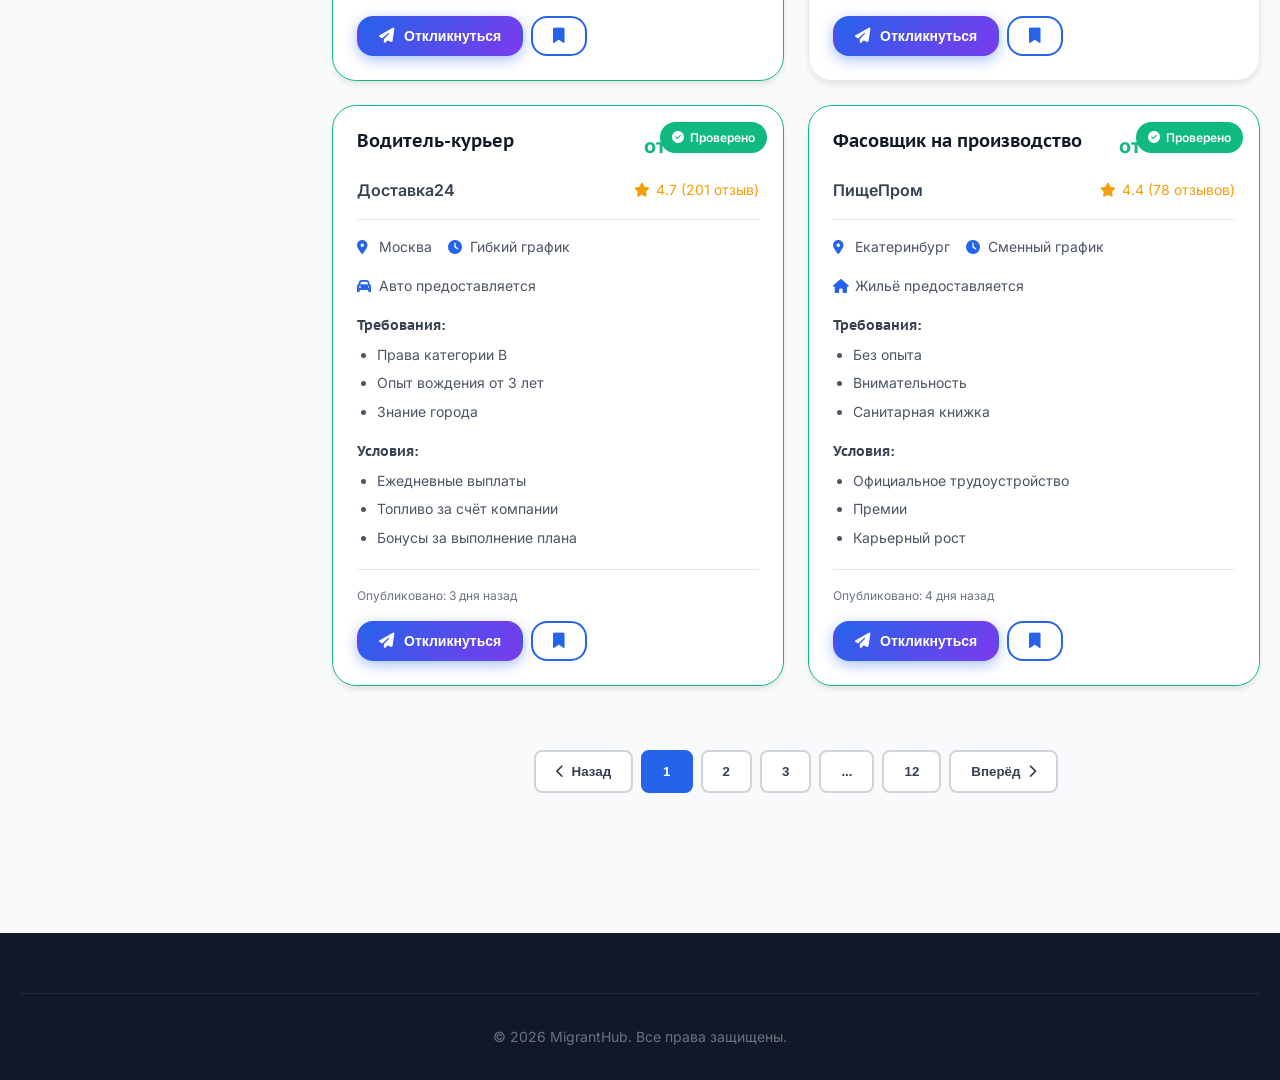
<file: jobs.html>
<!DOCTYPE html>
<html lang="ru">
<head>
    <meta charset="UTF-8">
    <meta name="viewport" content="width=device-width, initial-scale=1.0">
    <title>Поиск работы — MigrantHub</title>
    
    <!-- Google Fonts -->
    <link rel="preconnect" href="https://fonts.googleapis.com">
    <link rel="preconnect" href="https://fonts.gstatic.com" crossorigin>
    <link href="https://fonts.googleapis.com/css2?family=PT+Sans+Caption:wght@400;700&family=Inter:wght@400;500;600;700&display=swap" rel="stylesheet">
    
    <!-- Font Awesome -->
    <link rel="stylesheet" href="https://cdnjs.cloudflare.com/ajax/libs/font-awesome/6.4.0/css/all.min.css">
    
    <!-- Styles -->
    <link rel="stylesheet" href="css/styles.css">
</head>
<body class="dashboard-page">
    <!-- Header -->
    <header class="header">
        <div class="container header-container">
            <a href="index.html" class="logo">
                <div class="logo-icon">
                    <i class="fas fa-globe"></i>
                </div>
                <span class="logo-text">MigrantHub</span>
            </a>
            
            <nav class="nav-menu">
                <a href="dashboard.html">Кабинет</a>
                <a href="jobs.html" class="active">Вакансии</a>
                <a href="housing.html">Жильё</a>
                <a href="courses.html">Курсы</a>
                <a href="legal.html">Юрист</a>
            </nav>
            
            <div class="header-actions">
                <div class="user-mini-profile">
                    <div class="user-avatar">👤</div>
                    <span class="user-name" id="header-user-name">Гость</span>
                </div>
                <a href="login.html" class="btn btn-outline btn-sm" id="logout-btn">Выйти</a>
            </div>
        </div>
    </header>

    <!-- Main Content -->
    <main class="dashboard-main">
        <div class="container">
            <div class="dashboard-grid">
                <!-- Sidebar Filters -->
                <aside class="dashboard-sidebar">
                    <div class="filter-card">
                        <h3 class="filter-title">
                            <i class="fas fa-filter"></i>
                            Фильтры
                        </h3>
                        
                        <form id="job-filters" class="filter-form">
                            <!-- Search -->
                            <div class="form-group">
                                <label class="form-label">Поиск</label>
                                <div class="search-wrapper">
                                    <i class="fas fa-search search-icon"></i>
                                    <input type="text" class="form-input" placeholder="Должность или компания">
                                </div>
                            </div>
                            
                            <!-- Location -->
                            <div class="form-group">
                                <label class="form-label">Город</label>
                                <select class="form-input">
                                    <option value="">Все города</option>
                                    <option value="moscow">Москва</option>
                                    <option value="spb">Санкт-Петербург</option>
                                    <option value="kazan">Казань</option>
                                    <option value="ekb">Екатеринбург</option>
                                    <option value="novosib">Новосибирск</option>
                                </select>
                            </div>
                            
                            <!-- Salary -->
                            <div class="form-group">
                                <label class="form-label">Зарплата</label>
                                <select class="form-input">
                                    <option value="">Любая</option>
                                    <option value="30000">от 30 000 ₽</option>
                                    <option value="50000">от 50 000 ₽</option>
                                    <option value="80000">от 80 000 ₽</option>
                                    <option value="100000">от 100 000 ₽</option>
                                </select>
                            </div>
                            
                            <!-- Industry -->
                            <div class="form-group">
                                <label class="form-label">Сфера</label>
                                <div class="checkbox-list">
                                    <label class="checkbox-item">
                                        <input type="checkbox" name="industry" value="construction">
                                        <span>🏗️ Строительство</span>
                                    </label>
                                    <label class="checkbox-item">
                                        <input type="checkbox" name="industry" value="logistics">
                                        <span>🚚 Логистика</span>
                                    </label>
                                    <label class="checkbox-item">
                                        <input type="checkbox" name="industry" value="cleaning">
                                        <span>🧹 ЖКХ/Клининг</span>
                                    </label>
                                    <label class="checkbox-item">
                                        <input type="checkbox" name="industry" value="production">
                                        <span>🏭 Производство</span>
                                    </label>
                                    <label class="checkbox-item">
                                        <input type="checkbox" name="industry" value="trade">
                                        <span>🛒 Торговля</span>
                                    </label>
                                    <label class="checkbox-item">
                                        <input type="checkbox" name="industry" value="food">
                                        <span>🍽️ Общепит</span>
                                    </label>
                                </div>
                            </div>
                            
                            <!-- Housing -->
                            <div class="form-group">
                                <label class="form-label">Условия</label>
                                <div class="checkbox-list">
                                    <label class="checkbox-item">
                                        <input type="checkbox" name="housing" value="provided">
                                        <span>🏠 Жильё предоставляется</span>
                                    </label>
                                    <label class="checkbox-item">
                                        <input type="checkbox" name="housing" value="official">
                                        <span>📄 Официальное оформление</span>
                                    </label>
                                    <label class="checkbox-item">
                                        <input type="checkbox" name="housing" value="verified">
                                        <span>✅ Проверенный работодатель</span>
                                    </label>
                                </div>
                            </div>
                            
                            <!-- Buttons -->
                            <div class="filter-actions">
                                <button type="submit" class="btn btn-primary btn-full">
                                    <i class="fas fa-search"></i>
                                    Применить
                                </button>
                                <button type="reset" class="btn btn-outline btn-full">
                                    <i class="fas fa-undo"></i>
                                    Сбросить
                                </button>
                            </div>
                        </form>
                    </div>
                    
                    <!-- Promo Card -->
                    <div class="sidebar-promo">
                        <div class="promo-badge">Premium</div>
                        <h4>VIP-доступ к вакансиям</h4>
                        <p>Первыми откликайтесь на лучшие предложения</p>
                        <div class="promo-price">499 ₽/мес</div>
                        <a href="payments.html" class="btn btn-primary btn-sm btn-full">Подключить</a>
                    </div>
                </aside>

                <!-- Jobs Content -->
                <section class="dashboard-content">
                    <!-- Page Header -->
                    <div class="page-header">
                        <div class="page-header-content">
                            <h1>Поиск работы</h1>
                            <p>Проверенные вакансии от работодателей</p>
                        </div>
                        <div class="page-header-actions">
                            <div class="view-toggle">
                                <button class="view-btn active" data-view="grid">
                                    <i class="fas fa-th-large"></i>
                                </button>
                                <button class="view-btn" data-view="list">
                                    <i class="fas fa-list"></i>
                                </button>
                            </div>
                            <select class="sort-select">
                                <option value="newest">Сначала новые</option>
                                <option value="salary">По зарплате</option>
                                <option value="relevant">По релевантности</option>
                            </select>
                        </div>
                    </div>

                    <!-- Stats Bar -->
                    <div class="jobs-stats">
                        <span class="jobs-count">Найдено <strong>127</strong> вакансий</span>
                        <div class="jobs-filters-active">
                            <span class="filter-tag">
                                Москва
                                <button class="filter-remove"><i class="fas fa-times"></i></button>
                            </span>
                            <span class="filter-tag">
                                от 50 000 ₽
                                <button class="filter-remove"><i class="fas fa-times"></i></button>
                            </span>
                        </div>
                    </div>

                    <!-- Jobs Grid -->
                    <div class="jobs-grid" id="jobs-container">
                        <!-- Job Card 1 -->
                        <div class="job-card verified">
                            <div class="job-badge">
                                <i class="fas fa-check-circle"></i>
                                <span>Проверено</span>
                            </div>
                            <div class="job-header">
                                <div class="job-title-group">
                                    <h3 class="job-title">Разнорабочий на стройку</h3>
                                    <span class="job-salary">от 60 000 ₽</span>
                                </div>
                            </div>
                            <div class="job-company">
                                <div class="company-info">
                                    <span class="company-name">СтройМастер</span>
                                    <span class="company-rating">
                                        <i class="fas fa-star"></i>
                                        4.8 (124 отзыва)
                                    </span>
                                </div>
                            </div>
                            <div class="job-details">
                                <span class="job-detail">
                                    <i class="fas fa-map-marker-alt"></i>
                                    Москва
                                </span>
                                <span class="job-detail">
                                    <i class="fas fa-clock"></i>
                                    Полная занятость
                                </span>
                                <span class="job-detail">
                                    <i class="fas fa-home"></i>
                                    Жильё предоставляется
                                </span>
                            </div>
                            <div class="job-requirements">
                                <h4>Требования:</h4>
                                <ul>
                                    <li>Опыт работы от 1 года</li>
                                    <li>Физическая выносливость</li>
                                    <li>Документы в порядке</li>
                                </ul>
                            </div>
                            <div class="job-benefits">
                                <h4>Условия:</h4>
                                <ul>
                                    <li>Официальное оформление</li>
                                    <li>Выплаты 2 раза в месяц</li>
                                    <li>Общежитие бесплатно</li>
                                </ul>
                            </div>
                            <div class="job-footer">
                                <span class="job-date">Опубликовано: 2 часа назад</span>
                                <div class="job-actions">
                                    <button class="btn btn-primary btn-sm">
                                        <i class="fas fa-paper-plane"></i>
                                        Откликнуться
                                    </button>
                                    <button class="btn btn-outline btn-sm">
                                        <i class="fas fa-bookmark"></i>
                                    </button>
                                </div>
                            </div>
                        </div>

                        <!-- Job Card 2 -->
                        <div class="job-card verified">
                            <div class="job-badge">
                                <i class="fas fa-check-circle"></i>
                                <span>Проверено</span>
                            </div>
                            <div class="job-header">
                                <div class="job-title-group">
                                    <h3 class="job-title">Грузчик на склад</h3>
                                    <span class="job-salary">от 50 000 ₽</span>
                                </div>
                            </div>
                            <div class="job-company">
                                <div class="company-info">
                                    <span class="company-name">ЛогистикПром</span>
                                    <span class="company-rating">
                                        <i class="fas fa-star"></i>
                                        4.6 (89 отзывов)
                                    </span>
                                </div>
                            </div>
                            <div class="job-details">
                                <span class="job-detail">
                                    <i class="fas fa-map-marker-alt"></i>
                                    Санкт-Петербург
                                </span>
                                <span class="job-detail">
                                    <i class="fas fa-clock"></i>
                                    Сменный график
                                </span>
                                <span class="job-detail">
                                    <i class="fas fa-home"></i>
                                    Жильё предоставляется
                                </span>
                            </div>
                            <div class="job-requirements">
                                <h4>Требования:</h4>
                                <ul>
                                    <li>Без опыта</li>
                                    <li>Ответственность</li>
                                    <li>Патент</li>
                                </ul>
                            </div>
                            <div class="job-benefits">
                                <h4>Условия:</h4>
                                <ul>
                                    <li>Еженедельные выплаты</li>
                                    <li>Питание за счёт компании</li>
                                    <li>ДМС после 3 месяцев</li>
                                </ul>
                            </div>
                            <div class="job-footer">
                                <span class="job-date">Опубликовано: 5 часов назад</span>
                                <div class="job-actions">
                                    <button class="btn btn-primary btn-sm">
                                        <i class="fas fa-paper-plane"></i>
                                        Откликнуться
                                    </button>
                                    <button class="btn btn-outline btn-sm">
                                        <i class="fas fa-bookmark"></i>
                                    </button>
                                </div>
                            </div>
                        </div>

                        <!-- Job Card 3 -->
                        <div class="job-card verified">
                            <div class="job-badge">
                                <i class="fas fa-check-circle"></i>
                                <span>Проверено</span>
                            </div>
                            <div class="job-header">
                                <div class="job-title-group">
                                    <h3 class="job-title">Уборщик помещений</h3>
                                    <span class="job-salary">от 40 000 ₽</span>
                                </div>
                            </div>
                            <div class="job-company">
                                <div class="company-info">
                                    <span class="company-name">КлинингСервис</span>
                                    <span class="company-rating">
                                        <i class="fas fa-star"></i>
                                        4.5 (56 отзывов)
                                    </span>
                                </div>
                            </div>
                            <div class="job-details">
                                <span class="job-detail">
                                    <i class="fas fa-map-marker-alt"></i>
                                    Москва
                                </span>
                                <span class="job-detail">
                                    <i class="fas fa-clock"></i>
                                    Неполный день
                                </span>
                                <span class="job-detail">
                                    <i class="fas fa-home"></i>
                                    Жильё не предоставляется
                                </span>
                            </div>
                            <div class="job-requirements">
                                <h4>Требования:</h4>
                                <ul>
                                    <li>Без опыта</li>
                                    <li>Аккуратность</li>
                                    <li>Документы в порядке</li>
                                </ul>
                            </div>
                            <div class="job-benefits">
                                <h4>Условия:</h4>
                                <ul>
                                    <li>Гибкий график</li>
                                    <li>Выплаты без задержек</li>
                                    <li>Инвентарь предоставляется</li>
                                </ul>
                            </div>
                            <div class="job-footer">
                                <span class="job-date">Опубликовано: 1 день назад</span>
                                <div class="job-actions">
                                    <button class="btn btn-primary btn-sm">
                                        <i class="fas fa-paper-plane"></i>
                                        Откликнуться
                                    </button>
                                    <button class="btn btn-outline btn-sm">
                                        <i class="fas fa-bookmark"></i>
                                    </button>
                                </div>
                            </div>
                        </div>

                        <!-- Job Card 4 -->
                        <div class="job-card">
                            <div class="job-header">
                                <div class="job-title-group">
                                    <h3 class="job-title">Повар на кухню</h3>
                                    <span class="job-salary">от 55 000 ₽</span>
                                </div>
                            </div>
                            <div class="job-company">
                                <div class="company-info">
                                    <span class="company-name">Ресторан "Восток"</span>
                                    <span class="company-rating">
                                        <i class="fas fa-star"></i>
                                        4.3 (32 отзыва)
                                    </span>
                                </div>
                            </div>
                            <div class="job-details">
                                <span class="job-detail">
                                    <i class="fas fa-map-marker-alt"></i>
                                    Казань
                                </span>
                                <span class="job-detail">
                                    <i class="fas fa-clock"></i>
                                    Полный день
                                </span>
                                <span class="job-detail">
                                    <i class="fas fa-home"></i>
                                    Жильё предоставляется
                                </span>
                            </div>
                            <div class="job-requirements">
                                <h4>Требования:</h4>
                                <ul>
                                    <li>Опыт от 2 лет</li>
                                    <li>Знание восточной кухни</li>
                                    <li>Медицинская книжка</li>
                                </ul>
                            </div>
                            <div class="job-benefits">
                                <h4>Условия:</h4>
                                <ul>
                                    <li>Бесплатное питание</li>
                                    <li>Проживание</li>
                                    <li>Чаевые</li>
                                </ul>
                            </div>
                            <div class="job-footer">
                                <span class="job-date">Опубликовано: 2 дня назад</span>
                                <div class="job-actions">
                                    <button class="btn btn-primary btn-sm">
                                        <i class="fas fa-paper-plane"></i>
                                        Откликнуться
                                    </button>
                                    <button class="btn btn-outline btn-sm">
                                        <i class="fas fa-bookmark"></i>
                                    </button>
                                </div>
                            </div>
                        </div>

                        <!-- Job Card 5 -->
                        <div class="job-card verified">
                            <div class="job-badge">
                                <i class="fas fa-check-circle"></i>
                                <span>Проверено</span>
                            </div>
                            <div class="job-header">
                                <div class="job-title-group">
                                    <h3 class="job-title">Водитель-курьер</h3>
                                    <span class="job-salary">от 70 000 ₽</span>
                                </div>
                            </div>
                            <div class="job-company">
                                <div class="company-info">
                                    <span class="company-name">Доставка24</span>
                                    <span class="company-rating">
                                        <i class="fas fa-star"></i>
                                        4.7 (201 отзыв)
                                    </span>
                                </div>
                            </div>
                            <div class="job-details">
                                <span class="job-detail">
                                    <i class="fas fa-map-marker-alt"></i>
                                    Москва
                                </span>
                                <span class="job-detail">
                                    <i class="fas fa-clock"></i>
                                    Гибкий график
                                </span>
                                <span class="job-detail">
                                    <i class="fas fa-car"></i>
                                    Авто предоставляется
                                </span>
                            </div>
                            <div class="job-requirements">
                                <h4>Требования:</h4>
                                <ul>
                                    <li>Права категории B</li>
                                    <li>Опыт вождения от 3 лет</li>
                                    <li>Знание города</li>
                                </ul>
                            </div>
                            <div class="job-benefits">
                                <h4>Условия:</h4>
                                <ul>
                                    <li>Ежедневные выплаты</li>
                                    <li>Топливо за счёт компании</li>
                                    <li>Бонусы за выполнение плана</li>
                                </ul>
                            </div>
                            <div class="job-footer">
                                <span class="job-date">Опубликовано: 3 дня назад</span>
                                <div class="job-actions">
                                    <button class="btn btn-primary btn-sm">
                                        <i class="fas fa-paper-plane"></i>
                                        Откликнуться
                                    </button>
                                    <button class="btn btn-outline btn-sm">
                                        <i class="fas fa-bookmark"></i>
                                    </button>
                                </div>
                            </div>
                        </div>

                        <!-- Job Card 6 -->
                        <div class="job-card verified">
                            <div class="job-badge">
                                <i class="fas fa-check-circle"></i>
                                <span>Проверено</span>
                            </div>
                            <div class="job-header">
                                <div class="job-title-group">
                                    <h3 class="job-title">Фасовщик на производство</h3>
                                    <span class="job-salary">от 45 000 ₽</span>
                                </div>
                            </div>
                            <div class="job-company">
                                <div class="company-info">
                                    <span class="company-name">ПищеПром</span>
                                    <span class="company-rating">
                                        <i class="fas fa-star"></i>
                                        4.4 (78 отзывов)
                                    </span>
                                </div>
                            </div>
                            <div class="job-details">
                                <span class="job-detail">
                                    <i class="fas fa-map-marker-alt"></i>
                                    Екатеринбург
                                </span>
                                <span class="job-detail">
                                    <i class="fas fa-clock"></i>
                                    Сменный график
                                </span>
                                <span class="job-detail">
                                    <i class="fas fa-home"></i>
                                    Жильё предоставляется
                                </span>
                            </div>
                            <div class="job-requirements">
                                <h4>Требования:</h4>
                                <ul>
                                    <li>Без опыта</li>
                                    <li>Внимательность</li>
                                    <li>Санитарная книжка</li>
                                </ul>
                            </div>
                            <div class="job-benefits">
                                <h4>Условия:</h4>
                                <ul>
                                    <li>Официальное трудоустройство</li>
                                    <li>Премии</li>
                                    <li>Карьерный рост</li>
                                </ul>
                            </div>
                            <div class="job-footer">
                                <span class="job-date">Опубликовано: 4 дня назад</span>
                                <div class="job-actions">
                                    <button class="btn btn-primary btn-sm">
                                        <i class="fas fa-paper-plane"></i>
                                        Откликнуться
                                    </button>
                                    <button class="btn btn-outline btn-sm">
                                        <i class="fas fa-bookmark"></i>
                                    </button>
                                </div>
                            </div>
                        </div>
                    </div>

                    <!-- Pagination -->
                    <div class="pagination">
                        <button class="page-btn">
                            <i class="fas fa-chevron-left"></i>
                            Назад
                        </button>
                        <button class="page-btn active">1</button>
                        <button class="page-btn">2</button>
                        <button class="page-btn">3</button>
                        <button class="page-btn">...</button>
                        <button class="page-btn">12</button>
                        <button class="page-btn">
                            Вперёд
                            <i class="fas fa-chevron-right"></i>
                        </button>
                    </div>
                </section>
            </div>
        </div>
    </main>

    <!-- Footer -->
    <footer class="footer">
        <div class="container">
            <div class="footer-bottom">
                <p class="copyright">© 2026 MigrantHub. Все права защищены.</p>
            </div>
        </div>
    </footer>

    <!-- Scripts -->
    <script src="js/app.js"></script>
    <script src="js/auth.js"></script>
    <script src="js/jobs.js"></script>
</body>
</html>
</file>
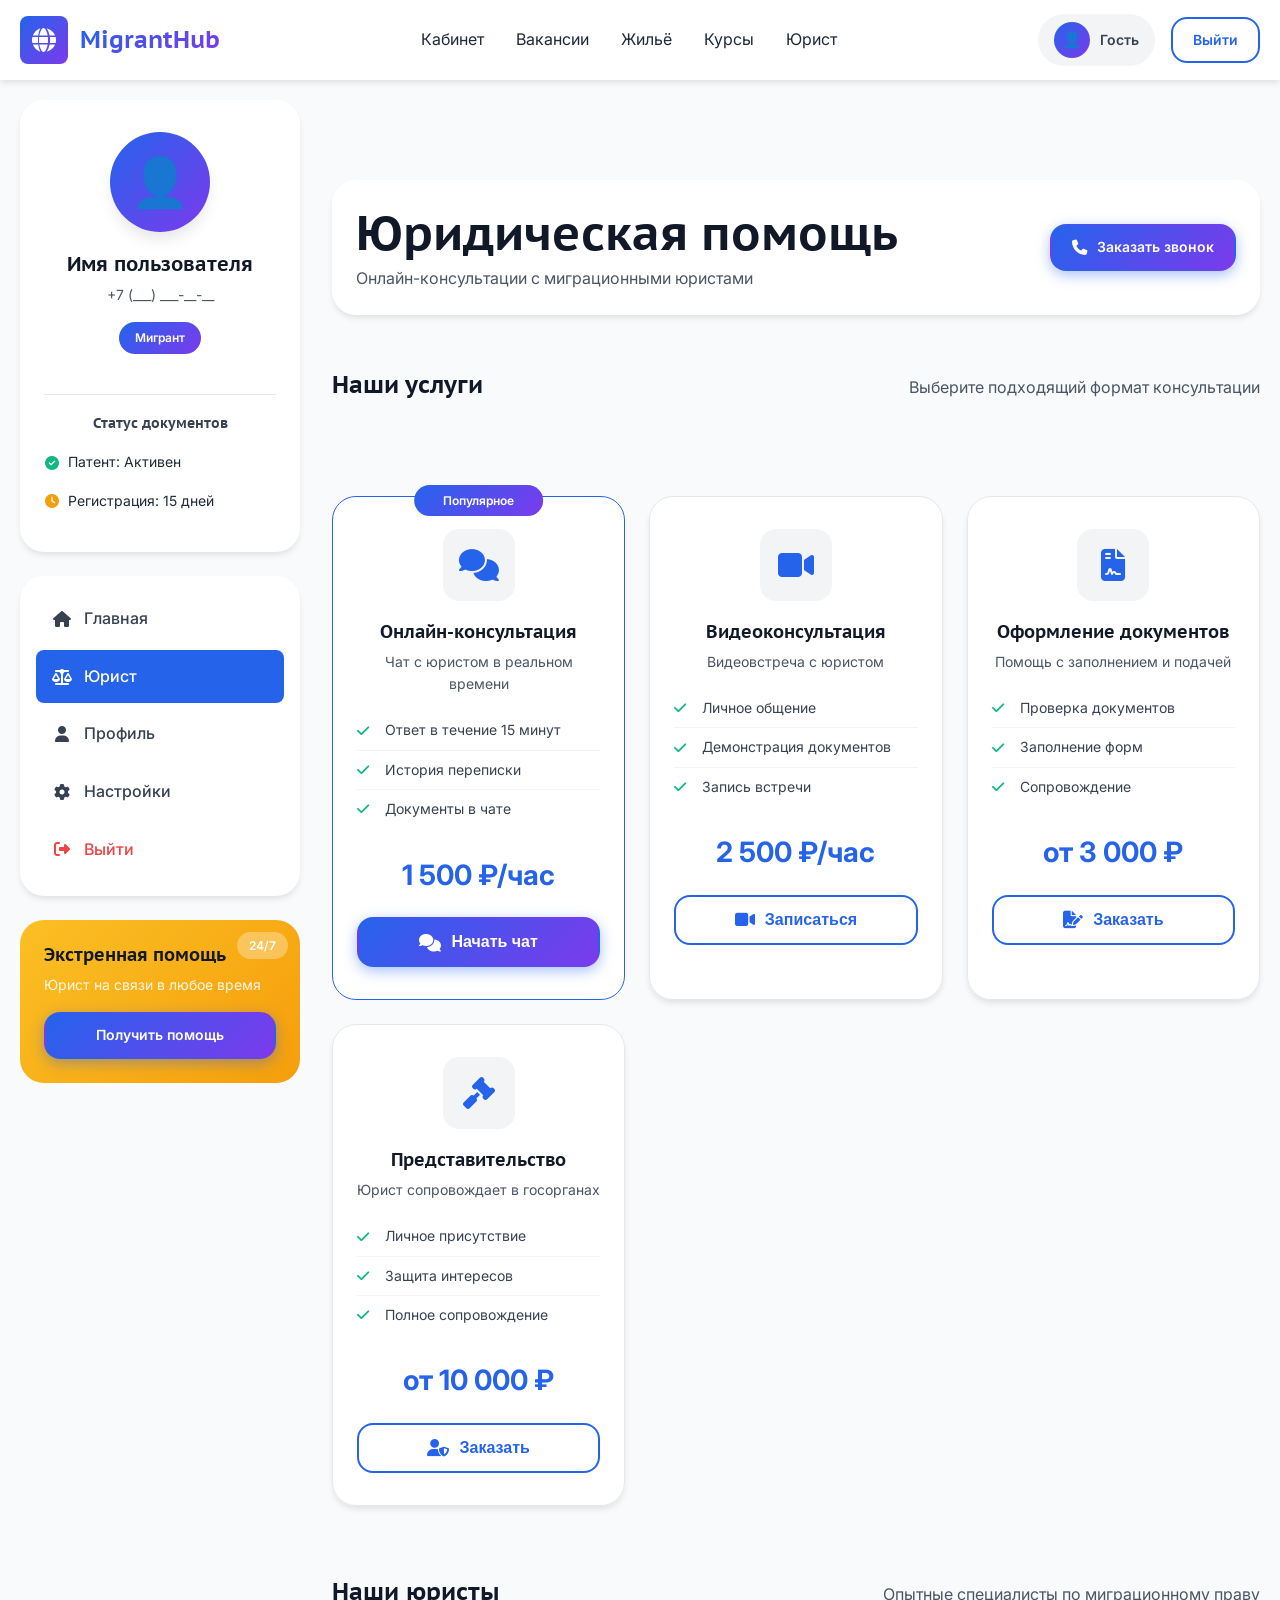
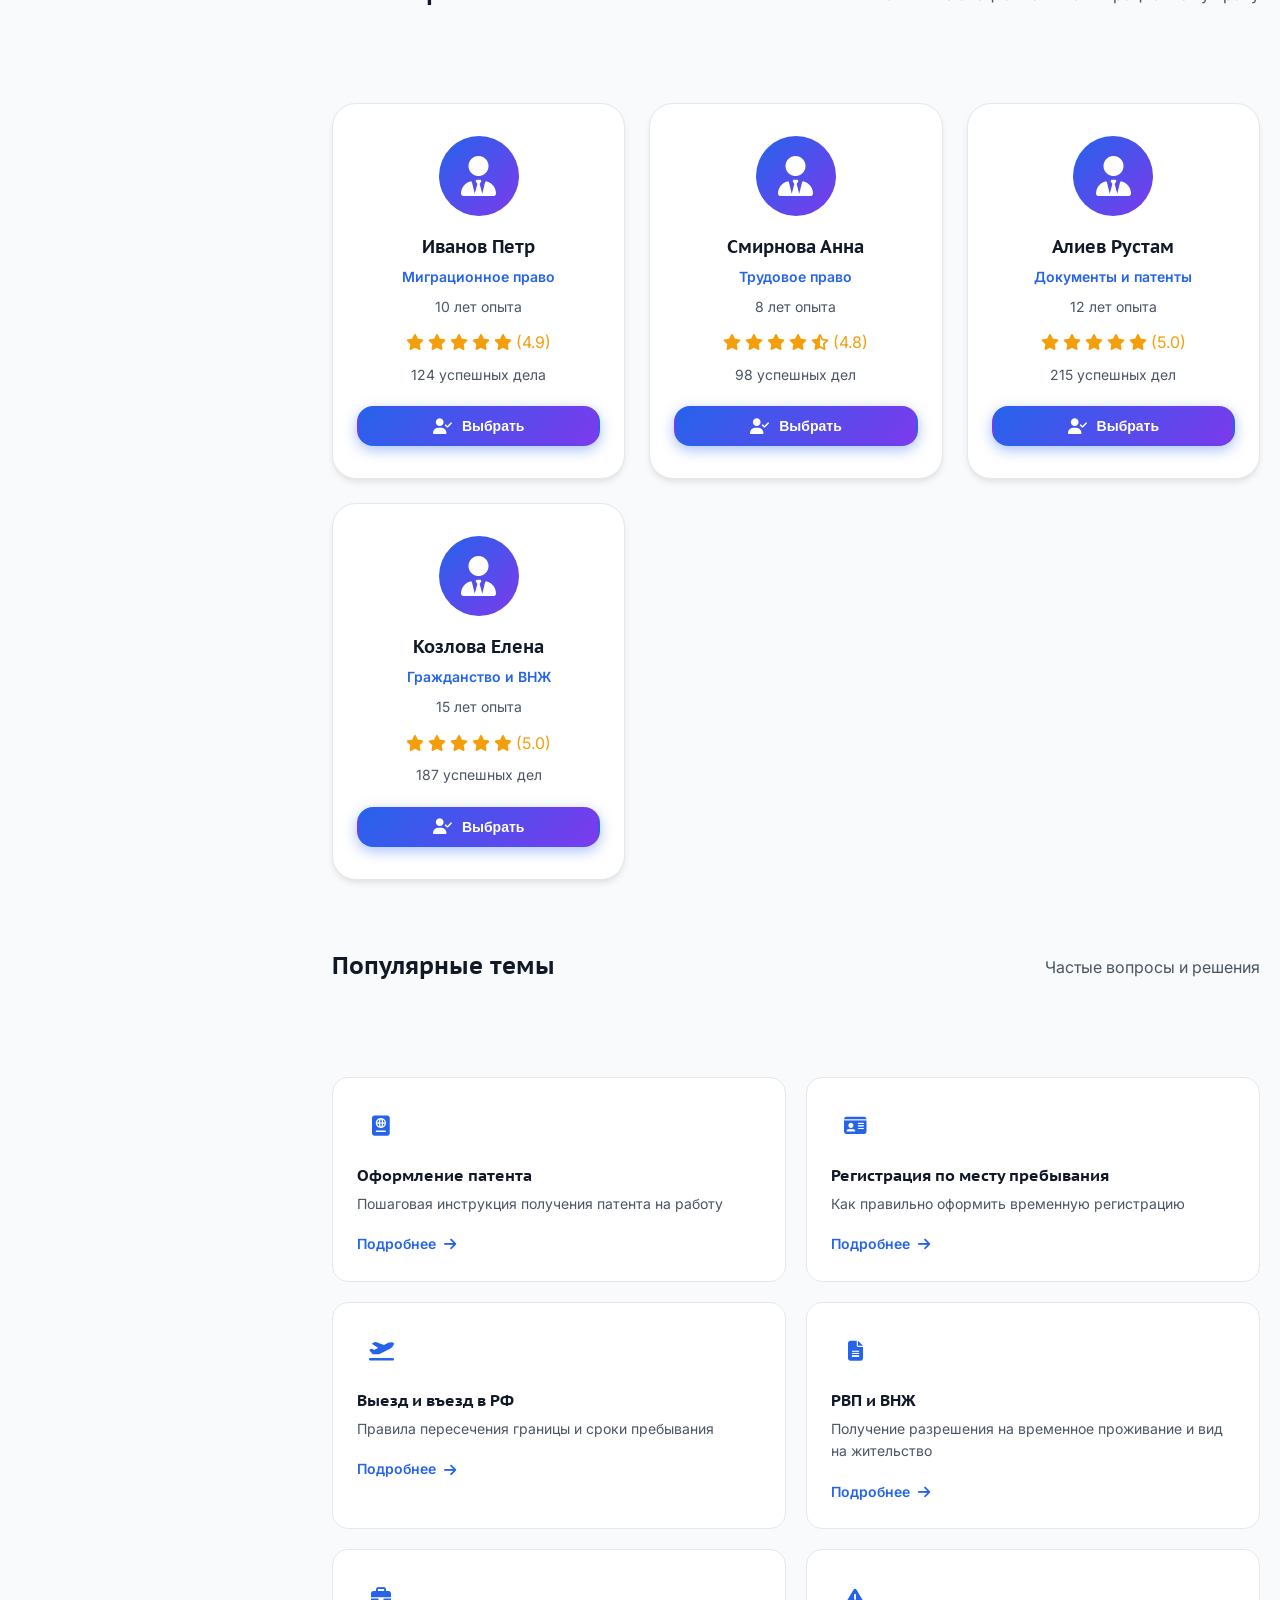
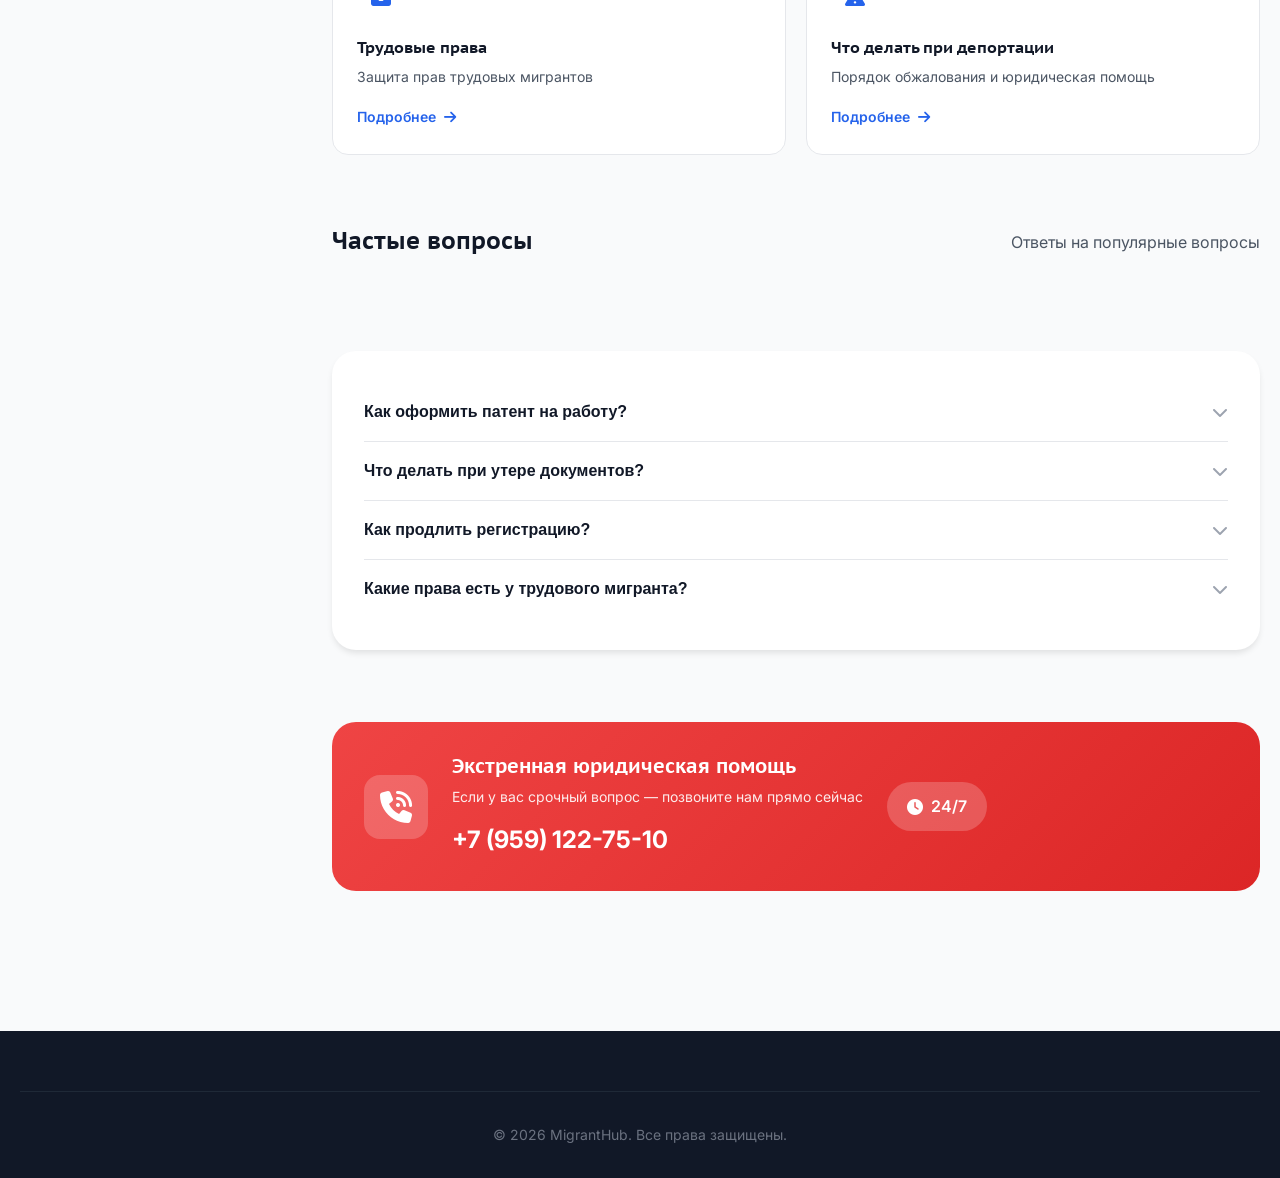
<file: legal.html>
<!DOCTYPE html>
<html lang="ru">
<head>
    <meta charset="UTF-8">
    <meta name="viewport" content="width=device-width, initial-scale=1.0">
    <title>Юридическая помощь — MigrantHub</title>
    
    <!-- Google Fonts -->
    <link rel="preconnect" href="https://fonts.googleapis.com">
    <link rel="preconnect" href="https://fonts.gstatic.com" crossorigin>
    <link href="https://fonts.googleapis.com/css2?family=PT+Sans+Caption:wght@400;700&family=Inter:wght@400;500;600;700&display=swap" rel="stylesheet">
    
    <!-- Font Awesome -->
    <link rel="stylesheet" href="https://cdnjs.cloudflare.com/ajax/libs/font-awesome/6.4.0/css/all.min.css">
    
    <!-- Styles -->
    <link rel="stylesheet" href="css/styles.css">
</head>
<body class="dashboard-page">
    <!-- Header -->
    <header class="header">
        <div class="container header-container">
            <a href="index.html" class="logo">
                <div class="logo-icon">
                    <i class="fas fa-globe"></i>
                </div>
                <span class="logo-text">MigrantHub</span>
            </a>
            
            <nav class="nav-menu">
                <a href="dashboard.html">Кабинет</a>
                <a href="jobs.html">Вакансии</a>
                <a href="housing.html">Жильё</a>
                <a href="courses.html">Курсы</a>
                <a href="legal.html" class="active">Юрист</a>
            </nav>
            
            <div class="header-actions">
                <div class="user-mini-profile">
                    <div class="user-avatar">👤</div>
                    <span class="user-name" id="header-user-name">Гость</span>
                </div>
                <a href="login.html" class="btn btn-outline btn-sm" id="logout-btn">Выйти</a>
            </div>
        </div>
    </header>

    <!-- Main Content -->
    <main class="dashboard-main">
        <div class="container">
            <div class="dashboard-grid">
                <!-- Sidebar -->
                <aside class="dashboard-sidebar">
                    <div class="profile-card">
                        <div class="profile-avatar-large">👤</div>
                        <h3 class="profile-name" id="profile-name">Имя пользователя</h3>
                        <p class="profile-phone" id="profile-phone">+7 (___) ___-__-__</p>
                        <span class="profile-badge" id="profile-role">Мигрант</span>
                        
                        <div class="legal-status">
                            <h4>Статус документов</h4>
                            <div class="status-item">
                                <i class="fas fa-check-circle"></i>
                                <span>Патент: Активен</span>
                            </div>
                            <div class="status-item">
                                <i class="fas fa-clock"></i>
                                <span>Регистрация: 15 дней</span>
                            </div>
                        </div>
                    </div>
                    
                    <nav class="sidebar-nav">
                        <a href="dashboard.html" class="nav-item">
                            <i class="fas fa-home"></i>
                            <span>Главная</span>
                        </a>
                        <a href="legal.html" class="nav-item active">
                            <i class="fas fa-balance-scale"></i>
                            <span>Юрист</span>
                        </a>
                        <a href="profile.html" class="nav-item">
                            <i class="fas fa-user"></i>
                            <span>Профиль</span>
                        </a>
                        <a href="settings.html" class="nav-item">
                            <i class="fas fa-cog"></i>
                            <span>Настройки</span>
                        </a>
                        <a href="login.html" class="nav-item nav-item-danger" id="logout-btn-sidebar">
                            <i class="fas fa-sign-out-alt"></i>
                            <span>Выйти</span>
                        </a>
                    </nav>
                    
                    <div class="sidebar-promo">
                        <div class="promo-badge">24/7</div>
                        <h4>Экстренная помощь</h4>
                        <p>Юрист на связи в любое время</p>
                        <a href="#consultation" class="btn btn-primary btn-sm btn-full">Получить помощь</a>
                    </div>
                </aside>

                <!-- Legal Content -->
                <section class="dashboard-content">
                    <!-- Page Header -->
                    <div class="page-header">
                        <div class="page-header-content">
                            <h1>Юридическая помощь</h1>
                            <p>Онлайн-консультации с миграционными юристами</p>
                        </div>
                        <div class="page-header-actions">
                            <a href="#consultation" class="btn btn-primary btn-sm">
                                <i class="fas fa-phone"></i>
                                Заказать звонок
                            </a>
                        </div>
                    </div>

                    <!-- Legal Services -->
                    <div class="section-header">
                        <h2>Наши услуги</h2>
                        <p>Выберите подходящий формат консультации</p>
                    </div>
                    
                    <div class="legal-services-grid">
                        <div class="service-card featured">
                            <div class="service-badge">Популярное</div>
                            <div class="service-icon-wrapper">
                                <i class="fas fa-comments"></i>
                            </div>
                            <h3 class="service-title">Онлайн-консультация</h3>
                            <p class="service-description">Чат с юристом в реальном времени</p>
                            <ul class="service-features">
                                <li><i class="fas fa-check"></i> Ответ в течение 15 минут</li>
                                <li><i class="fas fa-check"></i> История переписки</li>
                                <li><i class="fas fa-check"></i> Документы в чате</li>
                            </ul>
                            <div class="service-price">1 500 ₽/час</div>
                            <button class="btn btn-primary btn-full" onclick="bookService('chat', 1500)">
                                <i class="fas fa-comments"></i>
                                Начать чат
                            </button>
                        </div>
                        
                        <div class="service-card">
                            <div class="service-icon-wrapper">
                                <i class="fas fa-video"></i>
                            </div>
                            <h3 class="service-title">Видеоконсультация</h3>
                            <p class="service-description">Видеовстреча с юристом</p>
                            <ul class="service-features">
                                <li><i class="fas fa-check"></i> Личное общение</li>
                                <li><i class="fas fa-check"></i> Демонстрация документов</li>
                                <li><i class="fas fa-check"></i> Запись встречи</li>
                            </ul>
                            <div class="service-price">2 500 ₽/час</div>
                            <button class="btn btn-outline btn-full" onclick="bookService('video', 2500)">
                                <i class="fas fa-video"></i>
                                Записаться
                            </button>
                        </div>
                        
                        <div class="service-card">
                            <div class="service-icon-wrapper">
                                <i class="fas fa-file-contract"></i>
                            </div>
                            <h3 class="service-title">Оформление документов</h3>
                            <p class="service-description">Помощь с заполнением и подачей</p>
                            <ul class="service-features">
                                <li><i class="fas fa-check"></i> Проверка документов</li>
                                <li><i class="fas fa-check"></i> Заполнение форм</li>
                                <li><i class="fas fa-check"></i> Сопровождение</li>
                            </ul>
                            <div class="service-price">от 3 000 ₽</div>
                            <button class="btn btn-outline btn-full" onclick="bookService('documents', 3000)">
                                <i class="fas fa-file-signature"></i>
                                Заказать
                            </button>
                        </div>
                        
                        <div class="service-card">
                            <div class="service-icon-wrapper">
                                <i class="fas fa-gavel"></i>
                            </div>
                            <h3 class="service-title">Представительство</h3>
                            <p class="service-description">Юрист сопровождает в госорганах</p>
                            <ul class="service-features">
                                <li><i class="fas fa-check"></i> Личное присутствие</li>
                                <li><i class="fas fa-check"></i> Защита интересов</li>
                                <li><i class="fas fa-check"></i> Полное сопровождение</li>
                            </ul>
                            <div class="service-price">от 10 000 ₽</div>
                            <button class="btn btn-outline btn-full" onclick="bookService('representation', 10000)">
                                <i class="fas fa-user-shield"></i>
                                Заказать
                            </button>
                        </div>
                    </div>

                    <!-- Lawyers Team -->
                    <div class="section-header">
                        <h2>Наши юристы</h2>
                        <p>Опытные специалисты по миграционному праву</p>
                    </div>
                    
                    <div class="lawyers-grid">
                        <div class="lawyer-card">
                            <div class="lawyer-avatar">
                                <i class="fas fa-user-tie"></i>
                            </div>
                            <h3 class="lawyer-name">Иванов Петр</h3>
                            <p class="lawyer-specialty">Миграционное право</p>
                            <p class="lawyer-experience">10 лет опыта</p>
                            <div class="lawyer-rating">
                                <i class="fas fa-star"></i>
                                <i class="fas fa-star"></i>
                                <i class="fas fa-star"></i>
                                <i class="fas fa-star"></i>
                                <i class="fas fa-star"></i>
                                <span>(4.9)</span>
                            </div>
                            <p class="lawyer-cases">124 успешных дела</p>
                            <button class="btn btn-primary btn-sm btn-full" onclick="selectLawyer('ivanov')">
                                <i class="fas fa-user-check"></i>
                                Выбрать
                            </button>
                        </div>
                        
                        <div class="lawyer-card">
                            <div class="lawyer-avatar">
                                <i class="fas fa-user-tie"></i>
                            </div>
                            <h3 class="lawyer-name">Смирнова Анна</h3>
                            <p class="lawyer-specialty">Трудовое право</p>
                            <p class="lawyer-experience">8 лет опыта</p>
                            <div class="lawyer-rating">
                                <i class="fas fa-star"></i>
                                <i class="fas fa-star"></i>
                                <i class="fas fa-star"></i>
                                <i class="fas fa-star"></i>
                                <i class="fas fa-star-half-alt"></i>
                                <span>(4.8)</span>
                            </div>
                            <p class="lawyer-cases">98 успешных дел</p>
                            <button class="btn btn-primary btn-sm btn-full" onclick="selectLawyer('smirnova')">
                                <i class="fas fa-user-check"></i>
                                Выбрать
                            </button>
                        </div>
                        
                        <div class="lawyer-card">
                            <div class="lawyer-avatar">
                                <i class="fas fa-user-tie"></i>
                            </div>
                            <h3 class="lawyer-name">Алиев Рустам</h3>
                            <p class="lawyer-specialty">Документы и патенты</p>
                            <p class="lawyer-experience">12 лет опыта</p>
                            <div class="lawyer-rating">
                                <i class="fas fa-star"></i>
                                <i class="fas fa-star"></i>
                                <i class="fas fa-star"></i>
                                <i class="fas fa-star"></i>
                                <i class="fas fa-star"></i>
                                <span>(5.0)</span>
                            </div>
                            <p class="lawyer-cases">215 успешных дел</p>
                            <button class="btn btn-primary btn-sm btn-full" onclick="selectLawyer('aliev')">
                                <i class="fas fa-user-check"></i>
                                Выбрать
                            </button>
                        </div>
                        
                        <div class="lawyer-card">
                            <div class="lawyer-avatar">
                                <i class="fas fa-user-tie"></i>
                            </div>
                            <h3 class="lawyer-name">Козлова Елена</h3>
                            <p class="lawyer-specialty">Гражданство и ВНЖ</p>
                            <p class="lawyer-experience">15 лет опыта</p>
                            <div class="lawyer-rating">
                                <i class="fas fa-star"></i>
                                <i class="fas fa-star"></i>
                                <i class="fas fa-star"></i>
                                <i class="fas fa-star"></i>
                                <i class="fas fa-star"></i>
                                <span>(5.0)</span>
                            </div>
                            <p class="lawyer-cases">187 успешных дел</p>
                            <button class="btn btn-primary btn-sm btn-full" onclick="selectLawyer('kozlova')">
                                <i class="fas fa-user-check"></i>
                                Выбрать
                            </button>
                        </div>
                    </div>

                    <!-- Legal Topics -->
                    <div class="section-header">
                        <h2>Популярные темы</h2>
                        <p>Частые вопросы и решения</p>
                    </div>
                    
                    <div class="topics-grid">
                        <div class="topic-card">
                            <div class="topic-icon">
                                <i class="fas fa-passport"></i>
                            </div>
                            <h4>Оформление патента</h4>
                            <p>Пошаговая инструкция получения патента на работу</p>
                            <a href="#" class="topic-link">Подробнее <i class="fas fa-arrow-right"></i></a>
                        </div>
                        
                        <div class="topic-card">
                            <div class="topic-icon">
                                <i class="fas fa-id-card"></i>
                            </div>
                            <h4>Регистрация по месту пребывания</h4>
                            <p>Как правильно оформить временную регистрацию</p>
                            <a href="#" class="topic-link">Подробнее <i class="fas fa-arrow-right"></i></a>
                        </div>
                        
                        <div class="topic-card">
                            <div class="topic-icon">
                                <i class="fas fa-plane-departure"></i>
                            </div>
                            <h4>Выезд и въезд в РФ</h4>
                            <p>Правила пересечения границы и сроки пребывания</p>
                            <a href="#" class="topic-link">Подробнее <i class="fas fa-arrow-right"></i></a>
                        </div>
                        
                        <div class="topic-card">
                            <div class="topic-icon">
                                <i class="fas fa-file-alt"></i>
                            </div>
                            <h4>РВП и ВНЖ</h4>
                            <p>Получение разрешения на временное проживание и вид на жительство</p>
                            <a href="#" class="topic-link">Подробнее <i class="fas fa-arrow-right"></i></a>
                        </div>
                        
                        <div class="topic-card">
                            <div class="topic-icon">
                                <i class="fas fa-briefcase"></i>
                            </div>
                            <h4>Трудовые права</h4>
                            <p>Защита прав трудовых мигрантов</p>
                            <a href="#" class="topic-link">Подробнее <i class="fas fa-arrow-right"></i></a>
                        </div>
                        
                        <div class="topic-card">
                            <div class="topic-icon">
                                <i class="fas fa-exclamation-triangle"></i>
                            </div>
                            <h4>Что делать при депортации</h4>
                            <p>Порядок обжалования и юридическая помощь</p>
                            <a href="#" class="topic-link">Подробнее <i class="fas fa-arrow-right"></i></a>
                        </div>
                    </div>

                    <!-- FAQ Section -->
                    <div class="section-header">
                        <h2>Частые вопросы</h2>
                        <p>Ответы на популярные вопросы</p>
                    </div>
                    
                    <div class="faq-section">
                        <div class="faq-item">
                            <button class="faq-question">
                                <span>Как оформить патент на работу?</span>
                                <i class="fas fa-chevron-down"></i>
                            </button>
                            <div class="faq-answer">
                                <p>Патент оформляется через МФЦ. Необходимые документы: паспорт, миграционная карта, медицинская справка, сертификат о знании русского языка, полис ДМС. Срок оформления — до 30 дней.</p>
                            </div>
                        </div>
                        
                        <div class="faq-item">
                            <button class="faq-question">
                                <span>Что делать при утере документов?</span>
                                <i class="fas fa-chevron-down"></i>
                            </button>
                            <div class="faq-answer">
                                <p>Необходимо немедленно обратиться в полицию для получения справки об утере, затем в миграционный центр для восстановления документов. Наши юристы могут сопровождать этот процесс.</p>
                            </div>
                        </div>
                        
                        <div class="faq-item">
                            <button class="faq-question">
                                <span>Как продлить регистрацию?</span>
                                <i class="fas fa-chevron-down"></i>
                            </button>
                            <div class="faq-answer">
                                <p>Регистрацию можно продлить через работодателя или арендодателя. Необходимо подать заявление в МФЦ за 7 дней до истечения срока текущей регистрации.</p>
                            </div>
                        </div>
                        
                        <div class="faq-item">
                            <button class="faq-question">
                                <span>Какие права есть у трудового мигранта?</span>
                                <i class="fas fa-chevron-down"></i>
                            </button>
                            <div class="faq-answer">
                                <p>Трудовой мигрант имеет право на своевременную оплату труда, безопасные условия работы, медицинскую помощь, защиту от дискриминации. При нарушении прав можно обратиться в трудовую инспекцию или к юристу.</p>
                            </div>
                        </div>
                    </div>

                    <!-- Emergency Contact -->
                    <div class="emergency-banner" id="consultation">
                        <div class="emergency-content">
                            <div class="emergency-icon">
                                <i class="fas fa-phone-volume"></i>
                            </div>
                            <div class="emergency-info">
                                <h3>Экстренная юридическая помощь</h3>
                                <p>Если у вас срочный вопрос — позвоните нам прямо сейчас</p>
                                <a href="tel:+79591227510" class="emergency-phone">+7 (959) 122-75-10</a>
                            </div>
                            <div class="emergency-hours">
                                <i class="fas fa-clock"></i>
                                <span>24/7</span>
                            </div>
                        </div>
                    </div>
                </section>
            </div>
        </div>
    </main>

    <!-- Booking Modal -->
    <div class="modal" id="booking-modal">
        <div class="modal-content">
            <button class="modal-close" id="modal-close">
                <i class="fas fa-times"></i>
            </button>
            <div class="modal-header">
                <div class="modal-icon">
                    <i class="fas fa-calendar-check"></i>
                </div>
                <h2>Запись на консультацию</h2>
            </div>
            <div class="modal-body">
                <div class="booking-summary">
                    <div class="summary-row">
                        <span>Услуга:</span>
                        <span id="modal-service-name">—</span>
                    </div>
                    <div class="summary-row">
                        <span>Стоимость:</span>
                        <span id="modal-service-amount" class="summary-amount">0 ₽</span>
                    </div>
                </div>
                
                <form class="booking-form">
                    <div class="form-group">
                        <label class="form-label">Ваше имя</label>
                        <input type="text" class="form-input" placeholder="Иван Иванов" id="booking-name">
                    </div>
                    <div class="form-group">
                        <label class="form-label">Телефон</label>
                        <input type="tel" class="form-input" placeholder="+7 (___) ___-__-__" id="booking-phone">
                    </div>
                    <div class="form-group">
                        <label class="form-label">Дата и время</label>
                        <input type="datetime-local" class="form-input" id="booking-datetime">
                    </div>
                    <div class="form-group">
                        <label class="form-label">Описание проблемы</label>
                        <textarea class="form-input" rows="4" placeholder="Опишите ваш вопрос..." id="booking-description"></textarea>
                    </div>
                </form>
                
                <div class="payment-security">
                    <i class="fas fa-shield-check"></i>
                    <span>Конфиденциальность гарантирована</span>
                </div>
            </div>
            <div class="modal-footer">
                <button class="btn btn-outline btn-full" id="modal-cancel">Отмена</button>
                <button class="btn btn-primary btn-full" id="modal-confirm">
                    <i class="fas fa-calendar-check"></i>
                    Записаться
                </button>
            </div>
        </div>
    </div>

    <!-- Footer -->
    <footer class="footer">
        <div class="container">
            <div class="footer-bottom">
                <p class="copyright">© 2026 MigrantHub. Все права защищены.</p>
            </div>
        </div>
    </footer>

    <!-- Scripts -->
    <script src="js/app.js"></script>
    <script src="js/auth.js"></script>
    <script src="js/legal.js"></script>
</body>
</html>
</file>
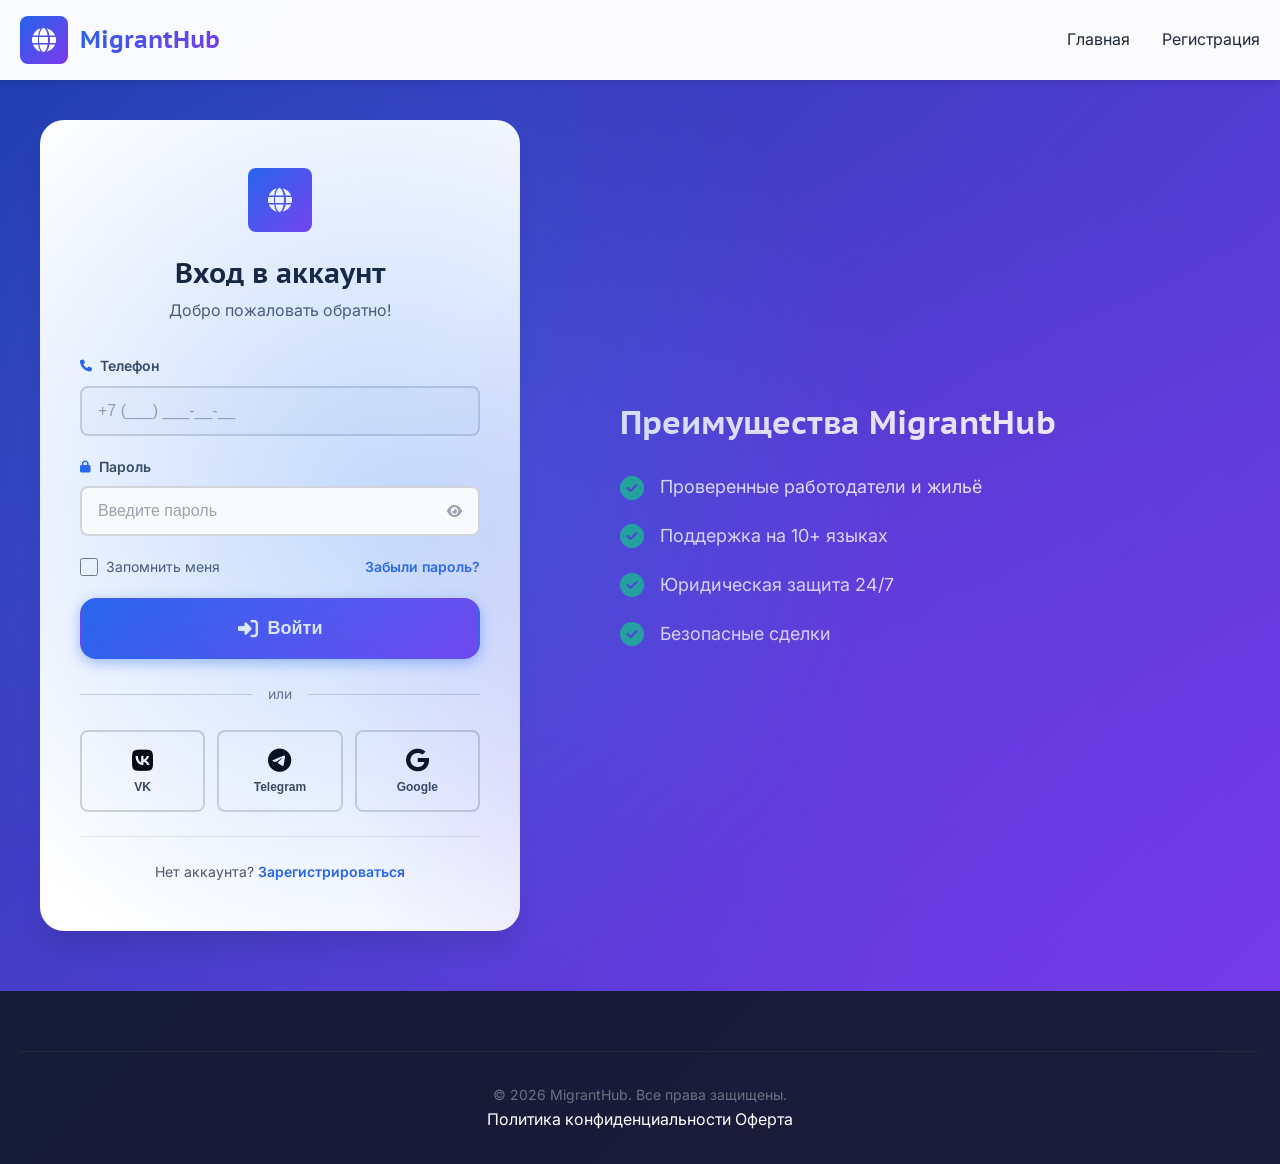
<file: login.html>
<!DOCTYPE html>
<html lang="ru">
<head>
    <meta charset="UTF-8">
    <meta name="viewport" content="width=device-width, initial-scale=1.0">
    <title>Вход — MigrantHub</title>
    
    <!-- Google Fonts -->
    <link rel="preconnect" href="https://fonts.googleapis.com">
    <link rel="preconnect" href="https://fonts.gstatic.com" crossorigin>
    <link href="https://fonts.googleapis.com/css2?family=PT+Sans+Caption:wght@400;700&family=Inter:wght@400;500;600;700&display=swap" rel="stylesheet">
    
    <!-- Font Awesome -->
    <link rel="stylesheet" href="https://cdnjs.cloudflare.com/ajax/libs/font-awesome/6.4.0/css/all.min.css">
    
    <!-- Styles -->
    <link rel="stylesheet" href="css/styles.css">
</head>
<body class="auth-page">
    <!-- Header -->
    <header class="header">
        <div class="container header-container">
            <a href="index.html" class="logo">
                <div class="logo-icon">
                    <i class="fas fa-globe"></i>
                </div>
                <span class="logo-text">MigrantHub</span>
            </a>
            
            <nav class="nav-menu">
                <a href="index.html">Главная</a>
                <a href="register.html">Регистрация</a>
            </nav>
        </div>
    </header>

    <!-- Main Content -->
    <main class="auth-main">
        <div class="auth-background"></div>
        
        <div class="container">
            <div class="auth-container">
                <div class="auth-card">
                    <div class="auth-header">
                        <div class="auth-logo">
                            <div class="logo-icon">
                                <i class="fas fa-globe"></i>
                            </div>
                        </div>
                        <h1 class="auth-title">Вход в аккаунт</h1>
                        <p class="auth-subtitle">Добро пожаловать обратно!</p>
                    </div>
                    
                    <form id="login-form" class="auth-form">
                        <div class="form-group">
                            <label for="phone" class="form-label">
                                <i class="fas fa-phone"></i>
                                Телефон
                            </label>
                            <input 
                                type="tel" 
                                id="phone" 
                                name="phone" 
                                class="form-input" 
                                placeholder="+7 (___) ___-__-__"
                                required
                            >
                        </div>
                        
                        <div class="form-group">
                            <label for="password" class="form-label">
                                <i class="fas fa-lock"></i>
                                Пароль
                            </label>
                            <div class="password-wrapper">
                                <input 
                                    type="password" 
                                    id="password" 
                                    name="password" 
                                    class="form-input" 
                                    placeholder="Введите пароль"
                                    required
                                >
                                <button type="button" class="password-toggle" id="password-toggle">
                                    <i class="fas fa-eye"></i>
                                </button>
                            </div>
                        </div>
                        
                        <div class="form-group checkbox-group">
                            <label class="checkbox-label">
                                <input type="checkbox" id="remember" name="remember">
                                <span>Запомнить меня</span>
                            </label>
                            <a href="#" class="forgot-link">Забыли пароль?</a>
                        </div>
                        
                        <button type="submit" class="btn btn-primary btn-full btn-lg">
                            <i class="fas fa-sign-in-alt"></i>
                            Войти
                        </button>
                    </form>
                    
                    <div class="auth-divider">
                        <span>или</span>
                    </div>
                    
                    <div class="social-login">
                        <button type="button" class="social-btn social-vk">
                            <i class="fab fa-vk"></i>
                            <span>VK</span>
                        </button>
                        <button type="button" class="social-btn social-telegram">
                            <i class="fab fa-telegram"></i>
                            <span>Telegram</span>
                        </button>
                        <button type="button" class="social-btn social-google">
                            <i class="fab fa-google"></i>
                            <span>Google</span>
                        </button>
                    </div>
                    
                    <div class="auth-footer">
                        <p>Нет аккаунта? <a href="register.html" class="auth-link">Зарегистрироваться</a></p>
                    </div>
                    
                    <div id="login-message" class="message"></div>
                </div>
                
                <div class="auth-info">
                    <h2>Преимущества MigrantHub</h2>
                    <ul class="auth-features">
                        <li>
                            <i class="fas fa-check-circle"></i>
                            <span>Проверенные работодатели и жильё</span>
                        </li>
                        <li>
                            <i class="fas fa-check-circle"></i>
                            <span>Поддержка на 10+ языках</span>
                        </li>
                        <li>
                            <i class="fas fa-check-circle"></i>
                            <span>Юридическая защита 24/7</span>
                        </li>
                        <li>
                            <i class="fas fa-check-circle"></i>
                            <span>Безопасные сделки</span>
                        </li>
                    </ul>
                </div>
            </div>
        </div>
    </main>

    <!-- Footer -->
    <footer class="footer auth-footer-fixed">
        <div class="container">
            <div class="footer-bottom">
                <p class="copyright">© 2026 MigrantHub. Все права защищены.</p>
                <div class="footer-legal">
                    <a href="#">Политика конфиденциальности</a>
                    <a href="#">Оферта</a>
                </div>
            </div>
        </div>
    </footer>

    <!-- Scripts -->
    <script src="js/app.js"></script>
    <script src="js/auth.js"></script>
</body>
</html>
</file>
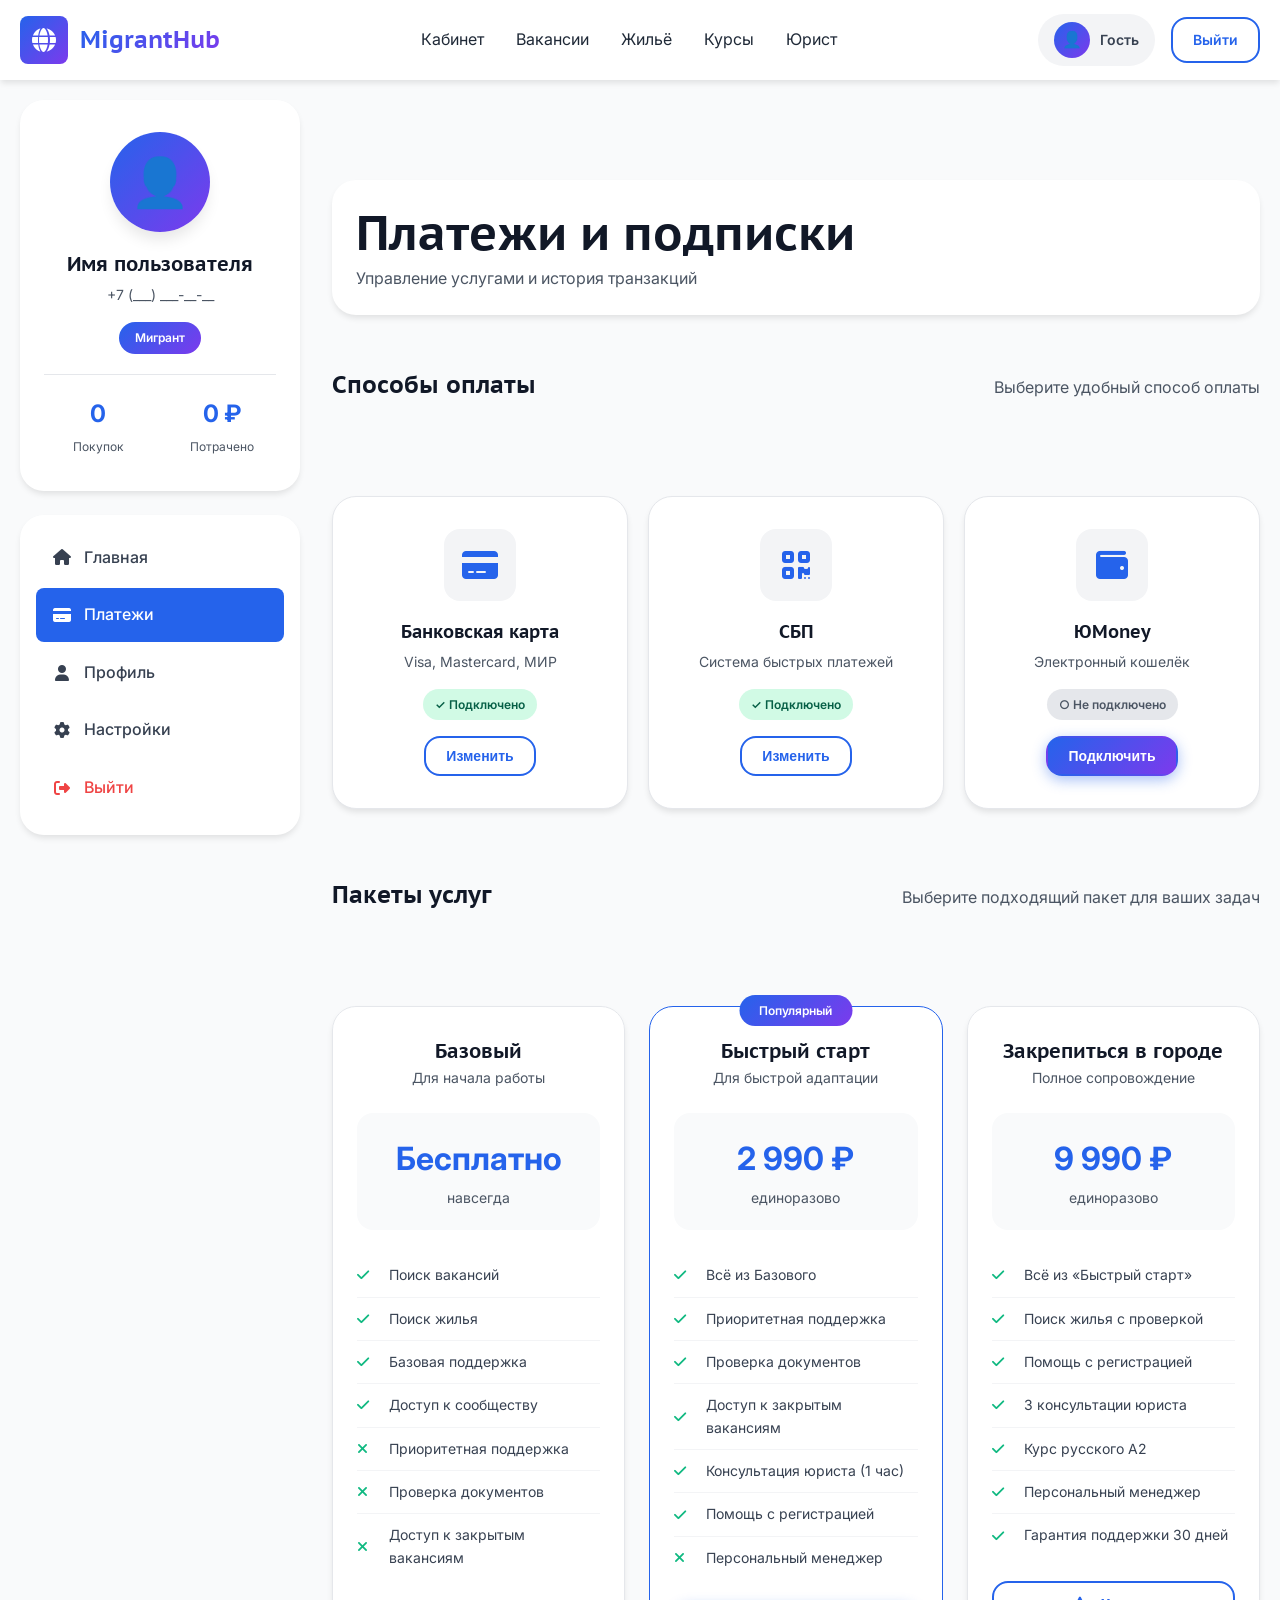
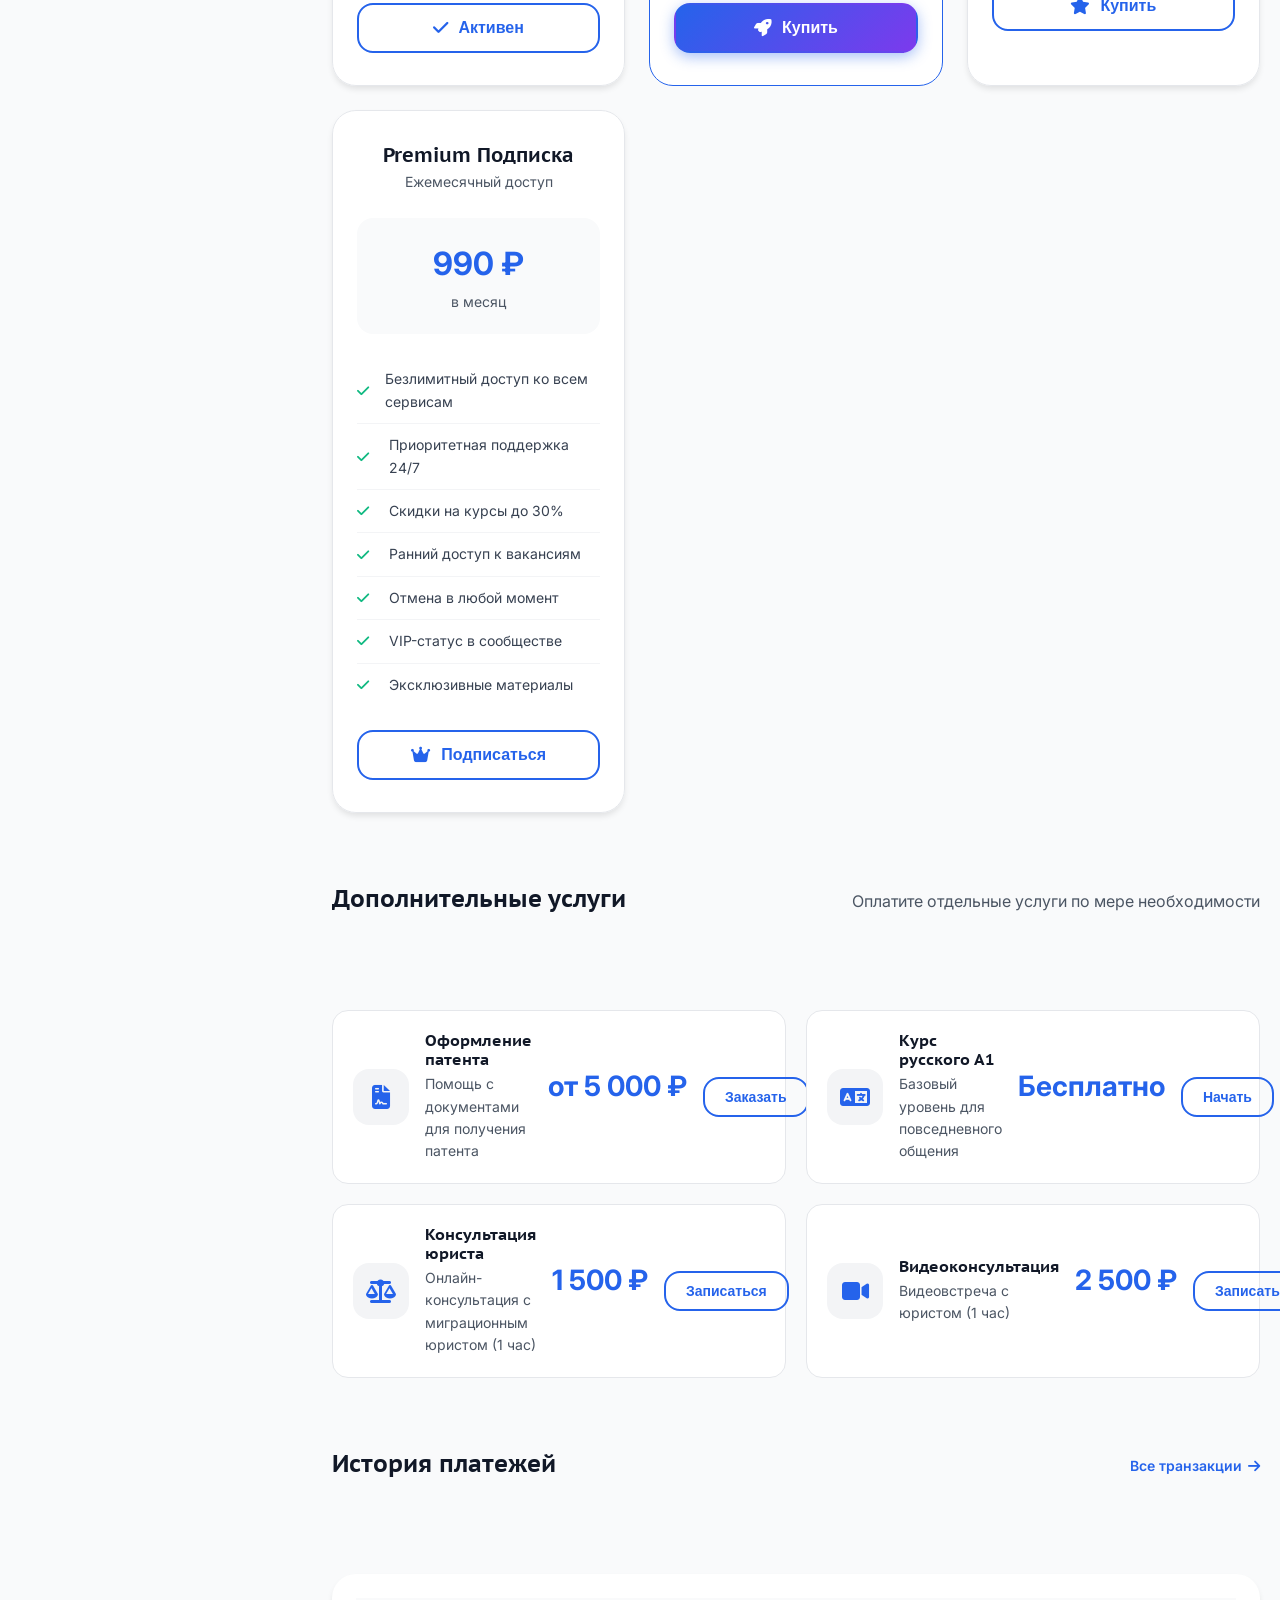
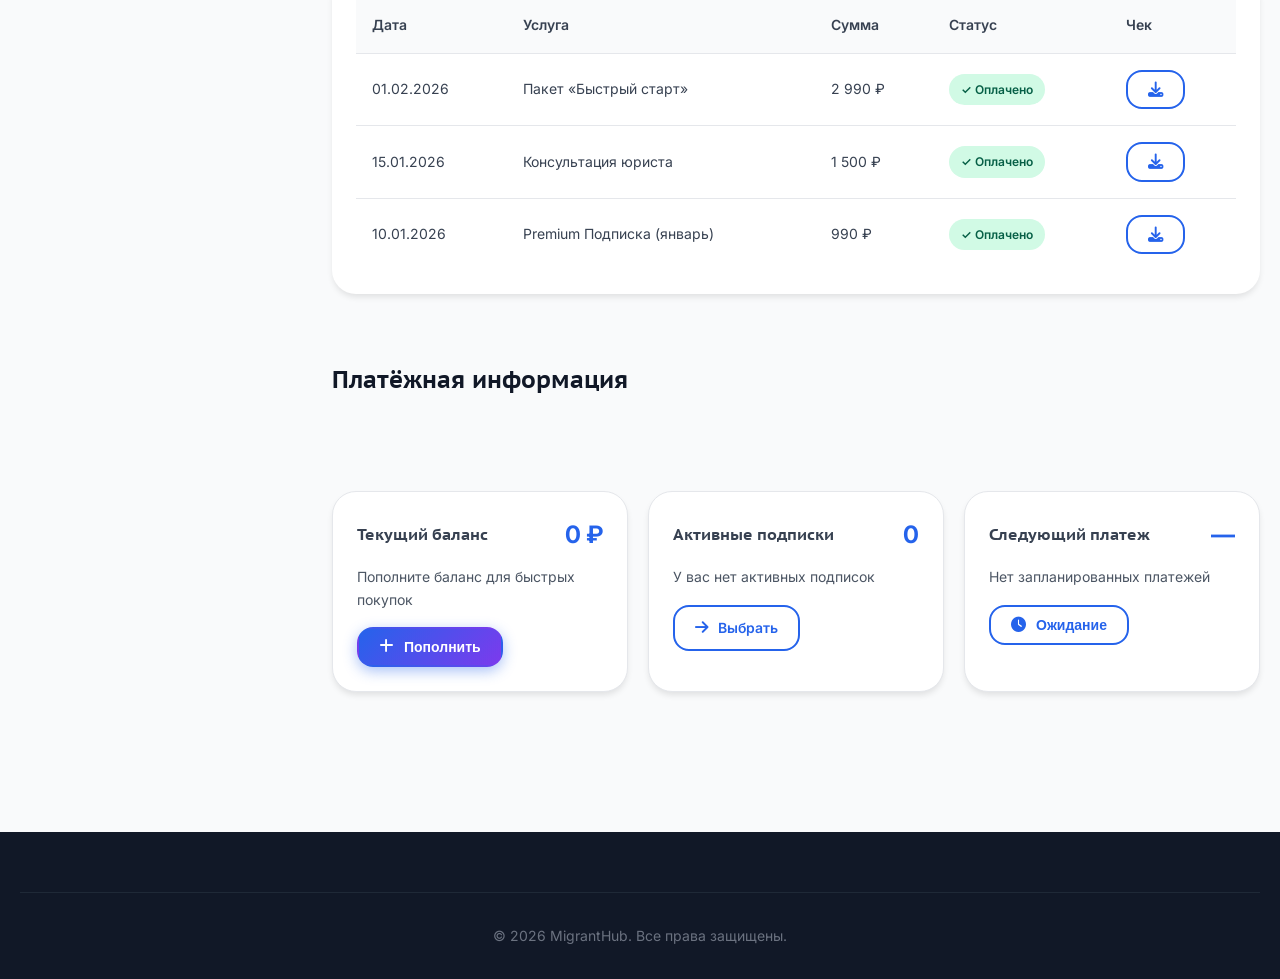
<file: payments.html>
<!DOCTYPE html>
<html lang="ru">
<head>
    <meta charset="UTF-8">
    <meta name="viewport" content="width=device-width, initial-scale=1.0">
    <title>Платежи — MigrantHub</title>
    
    <!-- Google Fonts -->
    <link rel="preconnect" href="https://fonts.googleapis.com">
    <link rel="preconnect" href="https://fonts.gstatic.com" crossorigin>
    <link href="https://fonts.googleapis.com/css2?family=PT+Sans+Caption:wght@400;700&family=Inter:wght@400;500;600;700&display=swap" rel="stylesheet">
    
    <!-- Font Awesome -->
    <link rel="stylesheet" href="https://cdnjs.cloudflare.com/ajax/libs/font-awesome/6.4.0/css/all.min.css">
    
    <!-- Styles -->
    <link rel="stylesheet" href="css/styles.css">
</head>
<body class="dashboard-page">
    <!-- Header -->
    <header class="header">
        <div class="container header-container">
            <a href="index.html" class="logo">
                <div class="logo-icon">
                    <i class="fas fa-globe"></i>
                </div>
                <span class="logo-text">MigrantHub</span>
            </a>
            
            <nav class="nav-menu">
                <a href="dashboard.html">Кабинет</a>
                <a href="jobs.html">Вакансии</a>
                <a href="housing.html">Жильё</a>
                <a href="courses.html">Курсы</a>
                <a href="legal.html">Юрист</a>
            </nav>
            
            <div class="header-actions">
                <div class="user-mini-profile">
                    <div class="user-avatar">👤</div>
                    <span class="user-name" id="header-user-name">Гость</span>
                </div>
                <a href="login.html" class="btn btn-outline btn-sm" id="logout-btn">Выйти</a>
            </div>
        </div>
    </header>

    <!-- Main Content -->
    <main class="dashboard-main">
        <div class="container">
            <div class="dashboard-grid">
                <!-- Sidebar -->
                <aside class="dashboard-sidebar">
                    <div class="profile-card">
                        <div class="profile-avatar-large">👤</div>
                        <h3 class="profile-name" id="profile-name">Имя пользователя</h3>
                        <p class="profile-phone" id="profile-phone">+7 (___) ___-__-__</p>
                        <span class="profile-badge" id="profile-role">Мигрант</span>
                        
                        <div class="profile-stats">
                            <div class="profile-stat">
                                <span class="stat-num">0</span>
                                <span class="stat-label">Покупок</span>
                            </div>
                            <div class="profile-stat">
                                <span class="stat-num">0 ₽</span>
                                <span class="stat-label">Потрачено</span>
                            </div>
                        </div>
                    </div>
                    
                    <nav class="sidebar-nav">
                        <a href="dashboard.html" class="nav-item">
                            <i class="fas fa-home"></i>
                            <span>Главная</span>
                        </a>
                        <a href="payments.html" class="nav-item active">
                            <i class="fas fa-credit-card"></i>
                            <span>Платежи</span>
                        </a>
                        <a href="profile.html" class="nav-item">
                            <i class="fas fa-user"></i>
                            <span>Профиль</span>
                        </a>
                        <a href="settings.html" class="nav-item">
                            <i class="fas fa-cog"></i>
                            <span>Настройки</span>
                        </a>
                        <a href="login.html" class="nav-item nav-item-danger" id="logout-btn-sidebar">
                            <i class="fas fa-sign-out-alt"></i>
                            <span>Выйти</span>
                        </a>
                    </nav>
                </aside>

                <!-- Payments Content -->
                <section class="dashboard-content">
                    <!-- Page Header -->
                    <div class="page-header">
                        <div class="page-header-content">
                            <h1>Платежи и подписки</h1>
                            <p>Управление услугами и история транзакций</p>
                        </div>
                    </div>

                    <!-- Payment Methods -->
                    <div class="section-header">
                        <h2>Способы оплаты</h2>
                        <p>Выберите удобный способ оплаты</p>
                    </div>
                    
                    <div class="payment-methods-grid">
                        <div class="payment-method-card">
                            <div class="payment-method-icon">
                                <i class="fas fa-credit-card"></i>
                            </div>
                            <h3>Банковская карта</h3>
                            <p>Visa, Mastercard, МИР</p>
                            <div class="payment-method-status">
                                <span class="status-badge status-active">✓ Подключено</span>
                            </div>
                            <button class="btn btn-outline btn-sm">Изменить</button>
                        </div>
                        
                        <div class="payment-method-card">
                            <div class="payment-method-icon">
                                <i class="fas fa-qrcode"></i>
                            </div>
                            <h3>СБП</h3>
                            <p>Система быстрых платежей</p>
                            <div class="payment-method-status">
                                <span class="status-badge status-active">✓ Подключено</span>
                            </div>
                            <button class="btn btn-outline btn-sm">Изменить</button>
                        </div>
                        
                        <div class="payment-method-card">
                            <div class="payment-method-icon">
                                <i class="fas fa-wallet"></i>
                            </div>
                            <h3>ЮMoney</h3>
                            <p>Электронный кошелёк</p>
                            <div class="payment-method-status">
                                <span class="status-badge status-inactive">○ Не подключено</span>
                            </div>
                            <button class="btn btn-primary btn-sm">Подключить</button>
                        </div>
                    </div>

                    <!-- Subscription Plans -->
                    <div class="section-header">
                        <h2>Пакеты услуг</h2>
                        <p>Выберите подходящий пакет для ваших задач</p>
                    </div>
                    
                    <div class="subscription-plans">
                        <!-- Plan 1 -->
                        <div class="plan-card">
                            <div class="plan-header">
                                <h3 class="plan-title">Базовый</h3>
                                <p class="plan-subtitle">Для начала работы</p>
                            </div>
                            <div class="plan-price">
                                <span class="price-value">Бесплатно</span>
                                <span class="price-period">навсегда</span>
                            </div>
                            <ul class="plan-features">
                                <li><i class="fas fa-check"></i> Поиск вакансий</li>
                                <li><i class="fas fa-check"></i> Поиск жилья</li>
                                <li><i class="fas fa-check"></i> Базовая поддержка</li>
                                <li><i class="fas fa-check"></i> Доступ к сообществу</li>
                                <li class="plan-feature-disabled"><i class="fas fa-times"></i> Приоритетная поддержка</li>
                                <li class="plan-feature-disabled"><i class="fas fa-times"></i> Проверка документов</li>
                                <li class="plan-feature-disabled"><i class="fas fa-times"></i> Доступ к закрытым вакансиям</li>
                            </ul>
                            <button class="btn btn-outline btn-full" disabled>
                                <i class="fas fa-check"></i>
                                Активен
                            </button>
                        </div>
                        
                        <!-- Plan 2 (Popular) -->
                        <div class="plan-card popular">
                            <div class="plan-badge">Популярный</div>
                            <div class="plan-header">
                                <h3 class="plan-title">Быстрый старт</h3>
                                <p class="plan-subtitle">Для быстрой адаптации</p>
                            </div>
                            <div class="plan-price">
                                <span class="price-value">2 990 ₽</span>
                                <span class="price-period">единоразово</span>
                            </div>
                            <ul class="plan-features">
                                <li><i class="fas fa-check"></i> Всё из Базового</li>
                                <li><i class="fas fa-check"></i> Приоритетная поддержка</li>
                                <li><i class="fas fa-check"></i> Проверка документов</li>
                                <li><i class="fas fa-check"></i> Доступ к закрытым вакансиям</li>
                                <li><i class="fas fa-check"></i> Консультация юриста (1 час)</li>
                                <li><i class="fas fa-check"></i> Помощь с регистрацией</li>
                                <li class="plan-feature-disabled"><i class="fas fa-times"></i> Персональный менеджер</li>
                            </ul>
                            <button class="btn btn-primary btn-full" onclick="selectPlan('quick_start', 2990)">
                                <i class="fas fa-rocket"></i>
                                Купить
                            </button>
                        </div>
                        
                        <!-- Plan 3 -->
                        <div class="plan-card">
                            <div class="plan-header">
                                <h3 class="plan-title">Закрепиться в городе</h3>
                                <p class="plan-subtitle">Полное сопровождение</p>
                            </div>
                            <div class="plan-price">
                                <span class="price-value">9 990 ₽</span>
                                <span class="price-period">единоразово</span>
                            </div>
                            <ul class="plan-features">
                                <li><i class="fas fa-check"></i> Всё из «Быстрый старт»</li>
                                <li><i class="fas fa-check"></i> Поиск жилья с проверкой</li>
                                <li><i class="fas fa-check"></i> Помощь с регистрацией</li>
                                <li><i class="fas fa-check"></i> 3 консультации юриста</li>
                                <li><i class="fas fa-check"></i> Курс русского A2</li>
                                <li><i class="fas fa-check"></i> Персональный менеджер</li>
                                <li><i class="fas fa-check"></i> Гарантия поддержки 30 дней</li>
                            </ul>
                            <button class="btn btn-outline btn-full" onclick="selectPlan('settle_city', 9990)">
                                <i class="fas fa-star"></i>
                                Купить
                            </button>
                        </div>
                        
                        <!-- Plan 4 -->
                        <div class="plan-card">
                            <div class="plan-header">
                                <h3 class="plan-title">Premium Подписка</h3>
                                <p class="plan-subtitle">Ежемесячный доступ</p>
                            </div>
                            <div class="plan-price">
                                <span class="price-value">990 ₽</span>
                                <span class="price-period">в месяц</span>
                            </div>
                            <ul class="plan-features">
                                <li><i class="fas fa-check"></i> Безлимитный доступ ко всем сервисам</li>
                                <li><i class="fas fa-check"></i> Приоритетная поддержка 24/7</li>
                                <li><i class="fas fa-check"></i> Скидки на курсы до 30%</li>
                                <li><i class="fas fa-check"></i> Ранний доступ к вакансиям</li>
                                <li><i class="fas fa-check"></i> Отмена в любой момент</li>
                                <li><i class="fas fa-check"></i> VIP-статус в сообществе</li>
                                <li><i class="fas fa-check"></i> Эксклюзивные материалы</li>
                            </ul>
                            <button class="btn btn-outline btn-full" onclick="selectPlan('premium_monthly', 990)">
                                <i class="fas fa-crown"></i>
                                Подписаться
                            </button>
                        </div>
                    </div>

                    <!-- Additional Services -->
                    <div class="section-header">
                        <h2>Дополнительные услуги</h2>
                        <p>Оплатите отдельные услуги по мере необходимости</p>
                    </div>
                    
                    <div class="additional-services">
                        <div class="service-item">
                            <div class="service-icon">
                                <i class="fas fa-file-contract"></i>
                            </div>
                            <div class="service-info">
                                <h4>Оформление патента</h4>
                                <p>Помощь с документами для получения патента</p>
                            </div>
                            <div class="service-price">от 5 000 ₽</div>
                            <button class="btn btn-outline btn-sm" onclick="selectService('patent', 5000)">Заказать</button>
                        </div>
                        
                        <div class="service-item">
                            <div class="service-icon">
                                <i class="fas fa-language"></i>
                            </div>
                            <div class="service-info">
                                <h4>Курс русского A1</h4>
                                <p>Базовый уровень для повседневного общения</p>
                            </div>
                            <div class="service-price">Бесплатно</div>
                            <button class="btn btn-outline btn-sm" onclick="selectService('course_a1', 0)">Начать</button>
                        </div>
                        
                        <div class="service-item">
                            <div class="service-icon">
                                <i class="fas fa-balance-scale"></i>
                            </div>
                            <div class="service-info">
                                <h4>Консультация юриста</h4>
                                <p>Онлайн-консультация с миграционным юристом (1 час)</p>
                            </div>
                            <div class="service-price">1 500 ₽</div>
                            <button class="btn btn-outline btn-sm" onclick="selectService('lawyer_consult', 1500)">Записаться</button>
                        </div>
                        
                        <div class="service-item">
                            <div class="service-icon">
                                <i class="fas fa-video"></i>
                            </div>
                            <div class="service-info">
                                <h4>Видеоконсультация</h4>
                                <p>Видеовстреча с юристом (1 час)</p>
                            </div>
                            <div class="service-price">2 500 ₽</div>
                            <button class="btn btn-outline btn-sm" onclick="selectService('video_consult', 2500)">Записаться</button>
                        </div>
                    </div>

                    <!-- Payment History -->
                    <div class="section-header">
                        <h2>История платежей</h2>
                        <a href="#" class="view-all">Все транзакции <i class="fas fa-arrow-right"></i></a>
                    </div>
                    
                    <div class="payment-history">
                        <table class="history-table">
                            <thead>
                                <tr>
                                    <th>Дата</th>
                                    <th>Услуга</th>
                                    <th>Сумма</th>
                                    <th>Статус</th>
                                    <th>Чек</th>
                                </tr>
                            </thead>
                            <tbody>
                                <tr>
                                    <td>01.02.2026</td>
                                    <td>Пакет «Быстрый старт»</td>
                                    <td>2 990 ₽</td>
                                    <td><span class="status-badge status-success">✓ Оплачено</span></td>
                                    <td><button class="btn btn-sm btn-outline"><i class="fas fa-download"></i></button></td>
                                </tr>
                                <tr>
                                    <td>15.01.2026</td>
                                    <td>Консультация юриста</td>
                                    <td>1 500 ₽</td>
                                    <td><span class="status-badge status-success">✓ Оплачено</span></td>
                                    <td><button class="btn btn-sm btn-outline"><i class="fas fa-download"></i></button></td>
                                </tr>
                                <tr>
                                    <td>10.01.2026</td>
                                    <td>Premium Подписка (январь)</td>
                                    <td>990 ₽</td>
                                    <td><span class="status-badge status-success">✓ Оплачено</span></td>
                                    <td><button class="btn btn-sm btn-outline"><i class="fas fa-download"></i></button></td>
                                </tr>
                            </tbody>
                        </table>
                    </div>

                    <!-- Billing Info -->
                    <div class="section-header">
                        <h2>Платёжная информация</h2>
                    </div>
                    
                    <div class="billing-info">
                        <div class="billing-card">
                            <div class="billing-header">
                                <h4>Текущий баланс</h4>
                                <span class="balance-amount">0 ₽</span>
                            </div>
                            <p>Пополните баланс для быстрых покупок</p>
                            <button class="btn btn-primary btn-sm">
                                <i class="fas fa-plus"></i>
                                Пополнить
                            </button>
                        </div>
                        
                        <div class="billing-card">
                            <div class="billing-header">
                                <h4>Активные подписки</h4>
                                <span class="balance-amount">0</span>
                            </div>
                            <p>У вас нет активных подписок</p>
                            <a href="#subscription-plans" class="btn btn-outline btn-sm">
                                <i class="fas fa-arrow-right"></i>
                                Выбрать
                            </a>
                        </div>
                        
                        <div class="billing-card">
                            <div class="billing-header">
                                <h4>Следующий платеж</h4>
                                <span class="balance-amount">—</span>
                            </div>
                            <p>Нет запланированных платежей</p>
                            <button class="btn btn-outline btn-sm" disabled>
                                <i class="fas fa-clock"></i>
                                Ожидание
                            </button>
                        </div>
                    </div>
                </section>
            </div>
        </div>
    </main>

    <!-- Payment Modal -->
    <div class="modal" id="payment-modal">
        <div class="modal-content">
            <button class="modal-close" id="modal-close">
                <i class="fas fa-times"></i>
            </button>
            <div class="modal-header">
                <div class="modal-icon">
                    <i class="fas fa-credit-card"></i>
                </div>
                <h2>Оплата услуги</h2>
            </div>
            <div class="modal-body">
                <div class="payment-summary">
                    <div class="summary-row">
                        <span>Услуга:</span>
                        <span id="modal-service-name">—</span>
                    </div>
                    <div class="summary-row">
                        <span>Сумма:</span>
                        <span id="modal-service-amount" class="summary-amount">0 ₽</span>
                    </div>
                </div>
                
                <div class="payment-methods-select">
                    <h4>Выберите способ оплаты</h4>
                    <div class="payment-options">
                        <label class="payment-option">
                            <input type="radio" name="payment-method" value="card" checked>
                            <div class="option-card">
                                <i class="fas fa-credit-card"></i>
                                <span>Банковская карта</span>
                            </div>
                        </label>
                        <label class="payment-option">
                            <input type="radio" name="payment-method" value="sbp">
                            <div class="option-card">
                                <i class="fas fa-qrcode"></i>
                                <span>СБП</span>
                            </div>
                        </label>
                        <label class="payment-option">
                            <input type="radio" name="payment-method" value="yoomoney">
                            <div class="option-card">
                                <i class="fas fa-wallet"></i>
                                <span>ЮMoney</span>
                            </div>
                        </label>
                    </div>
                </div>
                
                <div class="payment-security">
                    <i class="fas fa-shield-check"></i>
                    <span>Платёж защищён SSL-шифрованием</span>
                </div>
            </div>
            <div class="modal-footer">
                <button class="btn btn-outline btn-full" id="modal-cancel">Отмена</button>
                <button class="btn btn-primary btn-full" id="modal-confirm">
                    <i class="fas fa-lock"></i>
                    Оплатить
                </button>
            </div>
        </div>
    </div>

    <!-- Footer -->
    <footer class="footer">
        <div class="container">
            <div class="footer-bottom">
                <p class="copyright">© 2026 MigrantHub. Все права защищены.</p>
            </div>
        </div>
    </footer>

    <!-- Scripts -->
    <script src="js/app.js"></script>
    <script src="js/auth.js"></script>
    <script src="js/payments.js"></script>
</body>
</html>
</file>
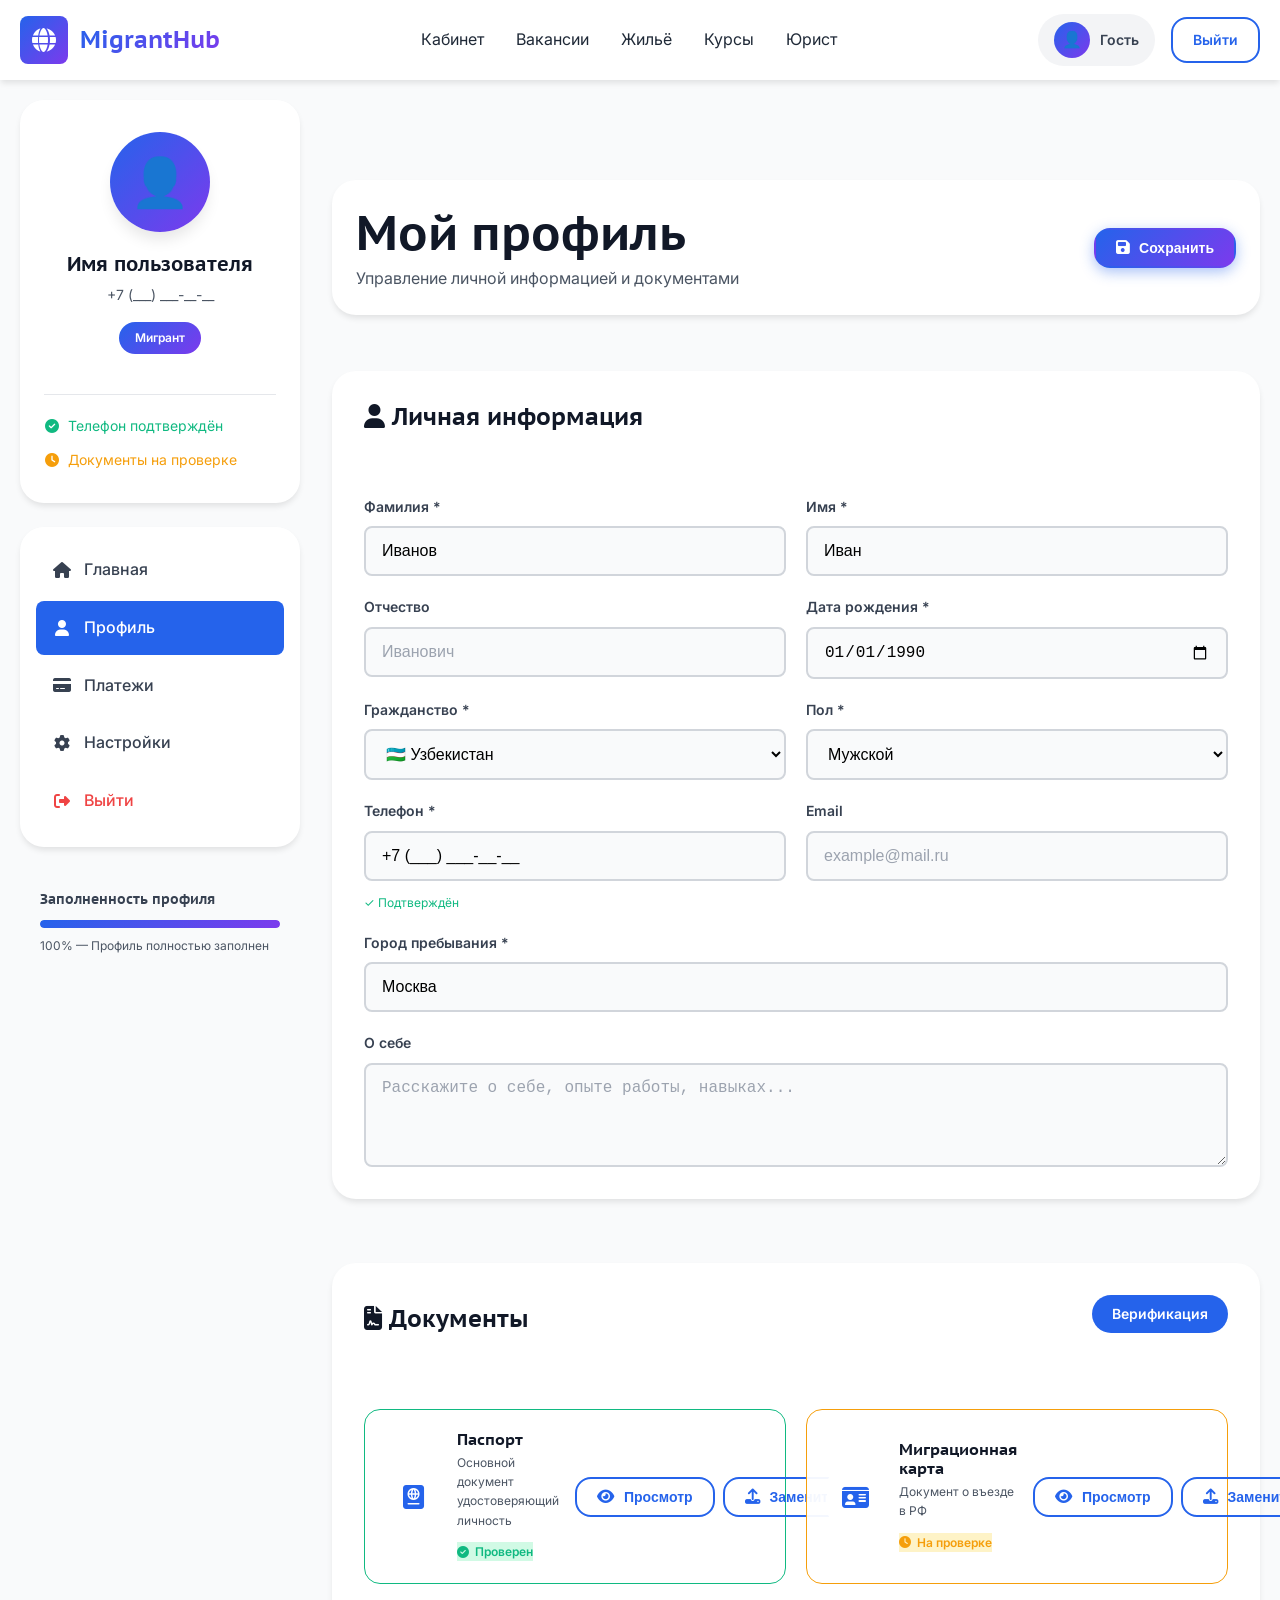
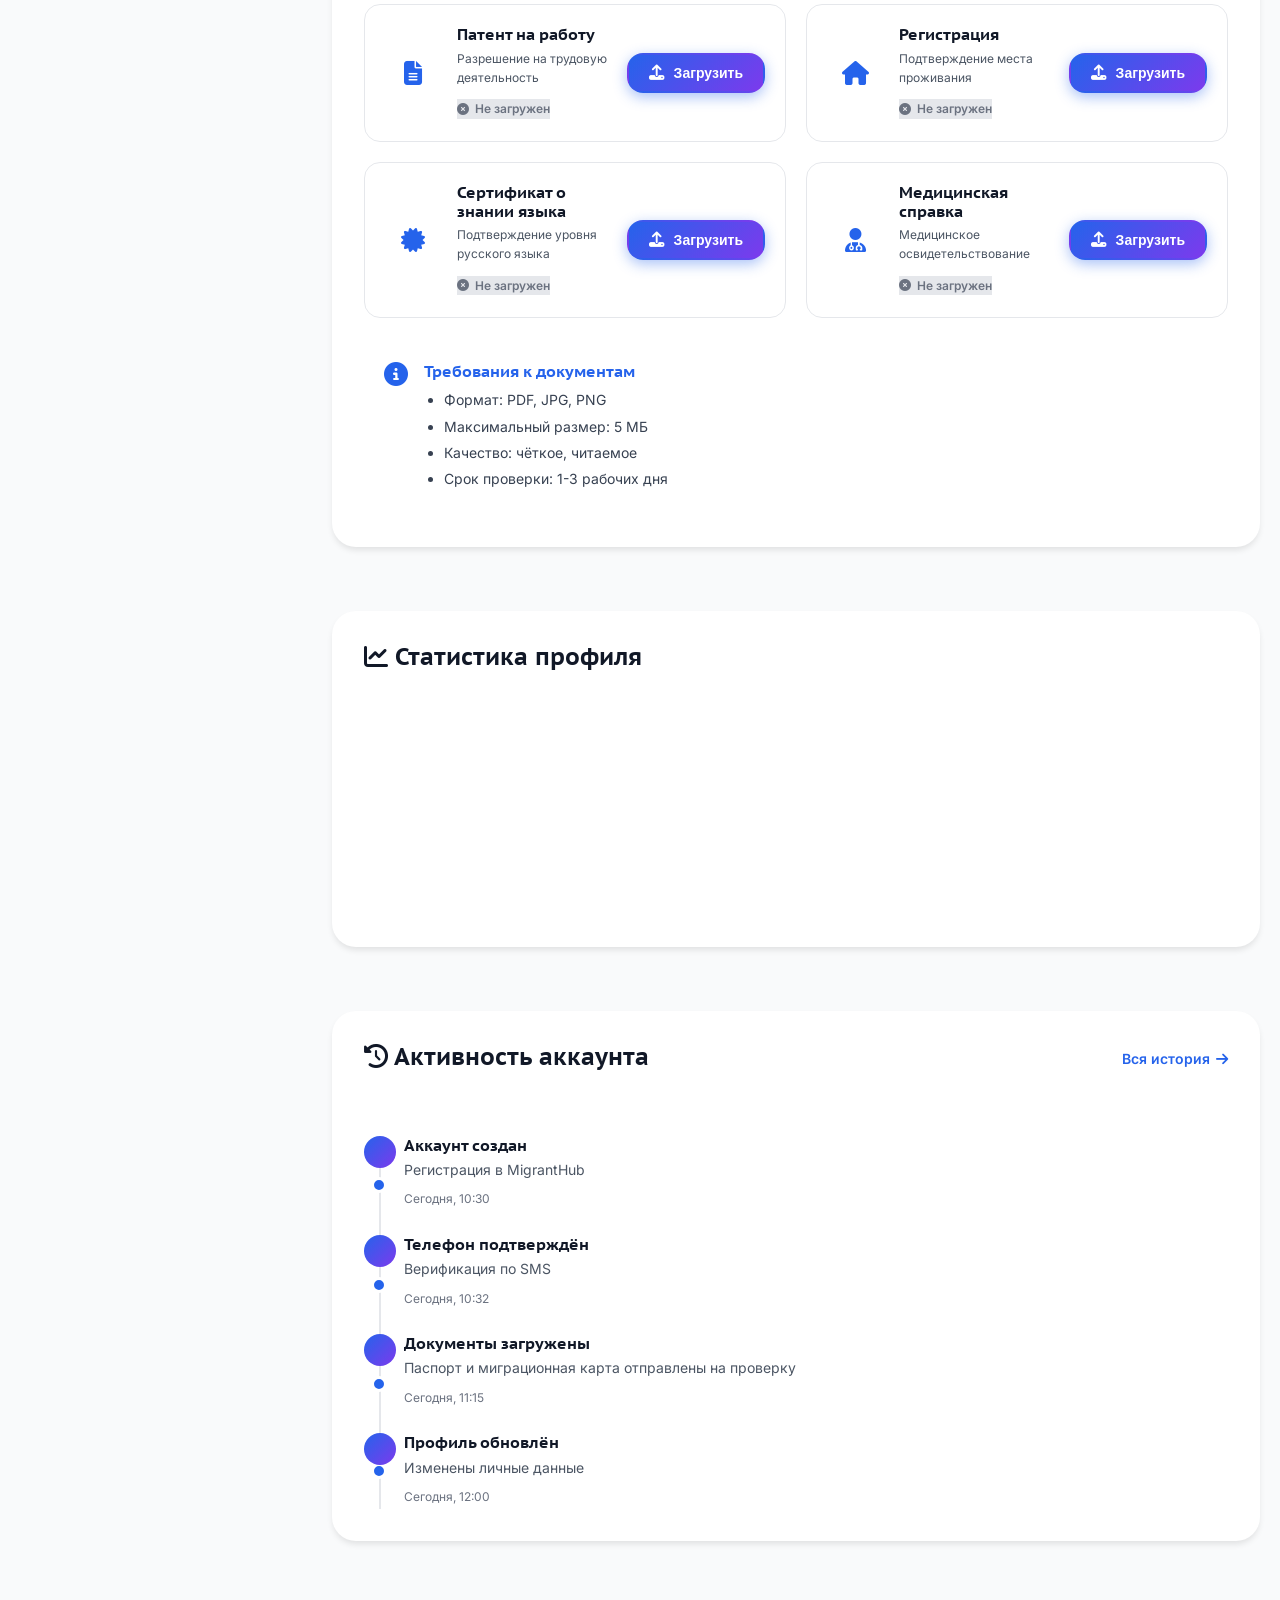
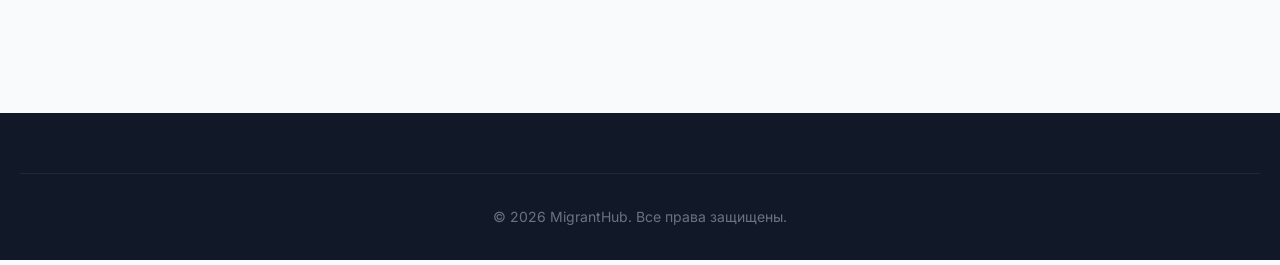
<file: profile.html>
<!DOCTYPE html>
<html lang="ru">
<head>
    <meta charset="UTF-8">
    <meta name="viewport" content="width=device-width, initial-scale=1.0">
    <title>Профиль — MigrantHub</title>
    
    <!-- Google Fonts -->
    <link rel="preconnect" href="https://fonts.googleapis.com">
    <link rel="preconnect" href="https://fonts.gstatic.com" crossorigin>
    <link href="https://fonts.googleapis.com/css2?family=PT+Sans+Caption:wght@400;700&family=Inter:wght@400;500;600;700&display=swap" rel="stylesheet">
    
    <!-- Font Awesome -->
    <link rel="stylesheet" href="https://cdnjs.cloudflare.com/ajax/libs/font-awesome/6.4.0/css/all.min.css">
    
    <!-- Styles -->
    <link rel="stylesheet" href="css/styles.css">
</head>
<body class="dashboard-page">
    <!-- Header -->
    <header class="header">
        <div class="container header-container">
            <a href="index.html" class="logo">
                <div class="logo-icon">
                    <i class="fas fa-globe"></i>
                </div>
                <span class="logo-text">MigrantHub</span>
            </a>
            
            <nav class="nav-menu">
                <a href="dashboard.html">Кабинет</a>
                <a href="jobs.html">Вакансии</a>
                <a href="housing.html">Жильё</a>
                <a href="courses.html">Курсы</a>
                <a href="legal.html">Юрист</a>
            </nav>
            
            <div class="header-actions">
                <div class="user-mini-profile">
                    <div class="user-avatar">👤</div>
                    <span class="user-name" id="header-user-name">Гость</span>
                </div>
                <a href="login.html" class="btn btn-outline btn-sm" id="logout-btn">Выйти</a>
            </div>
        </div>
    </header>

    <!-- Main Content -->
    <main class="dashboard-main">
        <div class="container">
            <div class="dashboard-grid">
                <!-- Sidebar -->
                <aside class="dashboard-sidebar">
                    <div class="profile-card">
                        <div class="profile-avatar-large">👤</div>
                        <h3 class="profile-name" id="profile-name">Имя пользователя</h3>
                        <p class="profile-phone" id="profile-phone">+7 (___) ___-__-__</p>
                        <span class="profile-badge" id="profile-role">Мигрант</span>
                        
                        <div class="profile-verification">
                            <div class="verification-status verified">
                                <i class="fas fa-check-circle"></i>
                                <span>Телефон подтверждён</span>
                            </div>
                            <div class="verification-status pending">
                                <i class="fas fa-clock"></i>
                                <span>Документы на проверке</span>
                            </div>
                        </div>
                    </div>
                    
                    <nav class="sidebar-nav">
                        <a href="dashboard.html" class="nav-item">
                            <i class="fas fa-home"></i>
                            <span>Главная</span>
                        </a>
                        <a href="profile.html" class="nav-item active">
                            <i class="fas fa-user"></i>
                            <span>Профиль</span>
                        </a>
                        <a href="payments.html" class="nav-item">
                            <i class="fas fa-credit-card"></i>
                            <span>Платежи</span>
                        </a>
                        <a href="settings.html" class="nav-item">
                            <i class="fas fa-cog"></i>
                            <span>Настройки</span>
                        </a>
                        <a href="login.html" class="nav-item nav-item-danger" id="logout-btn-sidebar">
                            <i class="fas fa-sign-out-alt"></i>
                            <span>Выйти</span>
                        </a>
                    </nav>
                    
                    <div class="profile-completion">
                        <h4>Заполненность профиля</h4>
                        <div class="progress-bar">
                            <div class="progress-fill" style="width: 65%"></div>
                        </div>
                        <p class="progress-text">65% — Заполните все поля для верификации</p>
                    </div>
                </aside>

                <!-- Profile Content -->
                <section class="dashboard-content">
                    <!-- Page Header -->
                    <div class="page-header">
                        <div class="page-header-content">
                            <h1>Мой профиль</h1>
                            <p>Управление личной информацией и документами</p>
                        </div>
                        <div class="page-header-actions">
                            <button class="btn btn-primary btn-sm" id="save-profile-btn">
                                <i class="fas fa-save"></i>
                                Сохранить
                            </button>
                        </div>
                    </div>

                    <!-- Personal Information -->
                    <div class="profile-section">
                        <div class="section-header">
                            <h2>
                                <i class="fas fa-user"></i>
                                Личная информация
                            </h2>
                        </div>
                        
                        <form id="profile-form" class="profile-form">
                            <div class="form-row">
                                <div class="form-group">
                                    <label class="form-label">Фамилия *</label>
                                    <input type="text" class="form-input" id="last-name" placeholder="Иванов" value="Иванов">
                                </div>
                                <div class="form-group">
                                    <label class="form-label">Имя *</label>
                                    <input type="text" class="form-input" id="first-name" placeholder="Иван" value="Иван">
                                </div>
                            </div>
                            
                            <div class="form-row">
                                <div class="form-group">
                                    <label class="form-label">Отчество</label>
                                    <input type="text" class="form-input" id="middle-name" placeholder="Иванович" value="">
                                </div>
                                <div class="form-group">
                                    <label class="form-label">Дата рождения *</label>
                                    <input type="date" class="form-input" id="birth-date" value="1990-01-01">
                                </div>
                            </div>
                            
                            <div class="form-row">
                                <div class="form-group">
                                    <label class="form-label">Гражданство *</label>
                                    <select class="form-input" id="citizenship">
                                        <option value="uz">🇺🇿 Узбекистан</option>
                                        <option value="tg">🇹🇯 Таджикистан</option>
                                        <option value="kg">🇰🇬 Кыргызстан</option>
                                        <option value="az">🇦🇿 Азербайджан</option>
                                        <option value="mn">🇲🇳 Монголия</option>
                                        <option value="kz">🇰🇿 Казахстан</option>
                                        <option value="other">🌍 Другое</option>
                                    </select>
                                </div>
                                <div class="form-group">
                                    <label class="form-label">Пол *</label>
                                    <select class="form-input" id="gender">
                                        <option value="male">Мужской</option>
                                        <option value="female">Женский</option>
                                    </select>
                                </div>
                            </div>
                            
                            <div class="form-row">
                                <div class="form-group">
                                    <label class="form-label">Телефон *</label>
                                    <input type="tel" class="form-input" id="phone" value="+7 (___) ___-__-__" readonly>
                                    <span class="form-hint">✓ Подтверждён</span>
                                </div>
                                <div class="form-group">
                                    <label class="form-label">Email</label>
                                    <input type="email" class="form-input" id="email" placeholder="example@mail.ru" value="">
                                </div>
                            </div>
                            
                            <div class="form-group">
                                <label class="form-label">Город пребывания *</label>
                                <input type="text" class="form-input" id="city" placeholder="Москва" value="Москва">
                            </div>
                            
                            <div class="form-group">
                                <label class="form-label">О себе</label>
                                <textarea class="form-input" id="bio" rows="4" placeholder="Расскажите о себе, опыте работы, навыках..."></textarea>
                            </div>
                        </form>
                    </div>

                    <!-- Documents Section -->
                    <div class="profile-section">
                        <div class="section-header">
                            <h2>
                                <i class="fas fa-file-contract"></i>
                                Документы
                            </h2>
                            <span class="section-badge">Верификация</span>
                        </div>
                        
                        <div class="documents-grid">
                            <div class="document-card verified">
                                <div class="document-icon">
                                    <i class="fas fa-passport"></i>
                                </div>
                                <div class="document-info">
                                    <h4>Паспорт</h4>
                                    <p>Основной документ удостоверяющий личность</p>
                                    <span class="document-status status-success">
                                        <i class="fas fa-check-circle"></i>
                                        Проверен
                                    </span>
                                </div>
                                <div class="document-actions">
                                    <button class="btn btn-outline btn-sm">
                                        <i class="fas fa-eye"></i>
                                        Просмотр
                                    </button>
                                    <button class="btn btn-outline btn-sm">
                                        <i class="fas fa-upload"></i>
                                        Заменить
                                    </button>
                                </div>
                            </div>
                            
                            <div class="document-card pending">
                                <div class="document-icon">
                                    <i class="fas fa-id-card"></i>
                                </div>
                                <div class="document-info">
                                    <h4>Миграционная карта</h4>
                                    <p>Документ о въезде в РФ</p>
                                    <span class="document-status status-pending">
                                        <i class="fas fa-clock"></i>
                                        На проверке
                                    </span>
                                </div>
                                <div class="document-actions">
                                    <button class="btn btn-outline btn-sm">
                                        <i class="fas fa-eye"></i>
                                        Просмотр
                                    </button>
                                    <button class="btn btn-outline btn-sm" disabled>
                                        <i class="fas fa-upload"></i>
                                        Заменить
                                    </button>
                                </div>
                            </div>
                            
                            <div class="document-card">
                                <div class="document-icon">
                                    <i class="fas fa-file-alt"></i>
                                </div>
                                <div class="document-info">
                                    <h4>Патент на работу</h4>
                                    <p>Разрешение на трудовую деятельность</p>
                                    <span class="document-status status-inactive">
                                        <i class="fas fa-times-circle"></i>
                                        Не загружен
                                    </span>
                                </div>
                                <div class="document-actions">
                                    <button class="btn btn-primary btn-sm">
                                        <i class="fas fa-upload"></i>
                                        Загрузить
                                    </button>
                                </div>
                            </div>
                            
                            <div class="document-card">
                                <div class="document-icon">
                                    <i class="fas fa-home"></i>
                                </div>
                                <div class="document-info">
                                    <h4>Регистрация</h4>
                                    <p>Подтверждение места проживания</p>
                                    <span class="document-status status-inactive">
                                        <i class="fas fa-times-circle"></i>
                                        Не загружен
                                    </span>
                                </div>
                                <div class="document-actions">
                                    <button class="btn btn-primary btn-sm">
                                        <i class="fas fa-upload"></i>
                                        Загрузить
                                    </button>
                                </div>
                            </div>
                            
                            <div class="document-card">
                                <div class="document-icon">
                                    <i class="fas fa-certificate"></i>
                                </div>
                                <div class="document-info">
                                    <h4>Сертификат о знании языка</h4>
                                    <p>Подтверждение уровня русского языка</p>
                                    <span class="document-status status-inactive">
                                        <i class="fas fa-times-circle"></i>
                                        Не загружен
                                    </span>
                                </div>
                                <div class="document-actions">
                                    <button class="btn btn-primary btn-sm">
                                        <i class="fas fa-upload"></i>
                                        Загрузить
                                    </button>
                                </div>
                            </div>
                            
                            <div class="document-card">
                                <div class="document-icon">
                                    <i class="fas fa-user-md"></i>
                                </div>
                                <div class="document-info">
                                    <h4>Медицинская справка</h4>
                                    <p>Медицинское освидетельствование</p>
                                    <span class="document-status status-inactive">
                                        <i class="fas fa-times-circle"></i>
                                        Не загружен
                                    </span>
                                </div>
                                <div class="document-actions">
                                    <button class="btn btn-primary btn-sm">
                                        <i class="fas fa-upload"></i>
                                        Загрузить
                                    </button>
                                </div>
                            </div>
                        </div>
                        
                        <div class="document-help">
                            <i class="fas fa-info-circle"></i>
                            <div class="help-content">
                                <h4>Требования к документам</h4>
                                <ul>
                                    <li>Формат: PDF, JPG, PNG</li>
                                    <li>Максимальный размер: 5 МБ</li>
                                    <li>Качество: чёткое, читаемое</li>
                                    <li>Срок проверки: 1-3 рабочих дня</li>
                                </ul>
                            </div>
                        </div>
                    </div>

                    <!-- Profile Stats -->
                    <div class="profile-section">
                        <div class="section-header">
                            <h2>
                                <i class="fas fa-chart-line"></i>
                                Статистика профиля
                            </h2>
                        </div>
                        
                        <div class="profile-stats-grid">
                            <div class="stat-card">
                                <div class="stat-icon stat-icon-blue">
                                    <i class="fas fa-eye"></i>
                                </div>
                                <div class="stat-info">
                                    <span class="stat-value">0</span>
                                    <span class="stat-label">Просмотров профиля</span>
                                </div>
                            </div>
                            
                            <div class="stat-card">
                                <div class="stat-icon stat-icon-green">
                                    <i class="fas fa-briefcase"></i>
                                </div>
                                <div class="stat-info">
                                    <span class="stat-value">0</span>
                                    <span class="stat-label">Откликов на вакансии</span>
                                </div>
                            </div>
                            
                            <div class="stat-card">
                                <div class="stat-icon stat-icon-purple">
                                    <i class="fas fa-home"></i>
                                </div>
                                <div class="stat-info">
                                    <span class="stat-value">0</span>
                                    <span class="stat-label">Просмотров жилья</span>
                                </div>
                            </div>
                            
                            <div class="stat-card">
                                <div class="stat-icon stat-icon-orange">
                                    <i class="fas fa-star"></i>
                                </div>
                                <div class="stat-info">
                                    <span class="stat-value">0.0</span>
                                    <span class="stat-label">Рейтинг</span>
                                </div>
                            </div>
                        </div>
                    </div>

                    <!-- Account Activity -->
                    <div class="profile-section">
                        <div class="section-header">
                            <h2>
                                <i class="fas fa-history"></i>
                                Активность аккаунта
                            </h2>
                            <a href="#" class="view-all">Вся история <i class="fas fa-arrow-right"></i></a>
                        </div>
                        
                        <div class="activity-timeline">
                            <div class="timeline-item">
                                <div class="timeline-dot"></div>
                                <div class="timeline-content">
                                    <h4>Аккаунт создан</h4>
                                    <p>Регистрация в MigrantHub</p>
                                    <span class="timeline-date">Сегодня, 10:30</span>
                                </div>
                            </div>
                            
                            <div class="timeline-item">
                                <div class="timeline-dot"></div>
                                <div class="timeline-content">
                                    <h4>Телефон подтверждён</h4>
                                    <p>Верификация по SMS</p>
                                    <span class="timeline-date">Сегодня, 10:32</span>
                                </div>
                            </div>
                            
                            <div class="timeline-item">
                                <div class="timeline-dot"></div>
                                <div class="timeline-content">
                                    <h4>Документы загружены</h4>
                                    <p>Паспорт и миграционная карта отправлены на проверку</p>
                                    <span class="timeline-date">Сегодня, 11:15</span>
                                </div>
                            </div>
                            
                            <div class="timeline-item">
                                <div class="timeline-dot"></div>
                                <div class="timeline-content">
                                    <h4>Профиль обновлён</h4>
                                    <p>Изменены личные данные</p>
                                    <span class="timeline-date">Сегодня, 12:00</span>
                                </div>
                            </div>
                        </div>
                    </div>
                </section>
            </div>
        </div>
    </main>

    <!-- Document Upload Modal -->
    <div class="modal" id="document-modal">
        <div class="modal-content">
            <button class="modal-close" id="modal-close">
                <i class="fas fa-times"></i>
            </button>
            <div class="modal-header">
                <div class="modal-icon">
                    <i class="fas fa-upload"></i>
                </div>
                <h2>Загрузка документа</h2>
            </div>
            <div class="modal-body">
                <div class="form-group">
                    <label class="form-label">Тип документа</label>
                    <select class="form-input" id="document-type">
                        <option value="passport">Паспорт</option>
                        <option value="migration">Миграционная карта</option>
                        <option value="patent">Патент на работу</option>
                        <option value="registration">Регистрация</option>
                        <option value="certificate">Сертификат о знании языка</option>
                        <option value="medical">Медицинская справка</option>
                    </select>
                </div>
                
                <div class="form-group">
                    <label class="form-label">Загрузить файл</label>
                    <div class="file-upload">
                        <input type="file" id="document-file" accept=".pdf,.jpg,.jpeg,.png" hidden>
                        <label for="document-file" class="file-upload-label">
                            <i class="fas fa-cloud-upload-alt"></i>
                            <span>Выберите файл или перетащите сюда</span>
                            <small>PDF, JPG, PNG до 5 МБ</small>
                        </label>
                        <div class="file-info" id="file-info"></div>
                    </div>
                </div>
                
                <div class="payment-security">
                    <i class="fas fa-shield-check"></i>
                    <span>Документы защищены и используются только для верификации</span>
                </div>
            </div>
            <div class="modal-footer">
                <button class="btn btn-outline btn-full" id="modal-cancel">Отмена</button>
                <button class="btn btn-primary btn-full" id="modal-confirm">
                    <i class="fas fa-upload"></i>
                    Загрузить
                </button>
            </div>
        </div>
    </div>

    <!-- Footer -->
    <footer class="footer">
        <div class="container">
            <div class="footer-bottom">
                <p class="copyright">© 2026 MigrantHub. Все права защищены.</p>
            </div>
        </div>
    </footer>

    <!-- Scripts -->
    <script src="js/app.js"></script>
    <script src="js/auth.js"></script>
    <script src="js/profile.js"></script>
</body>
</html>
</file>
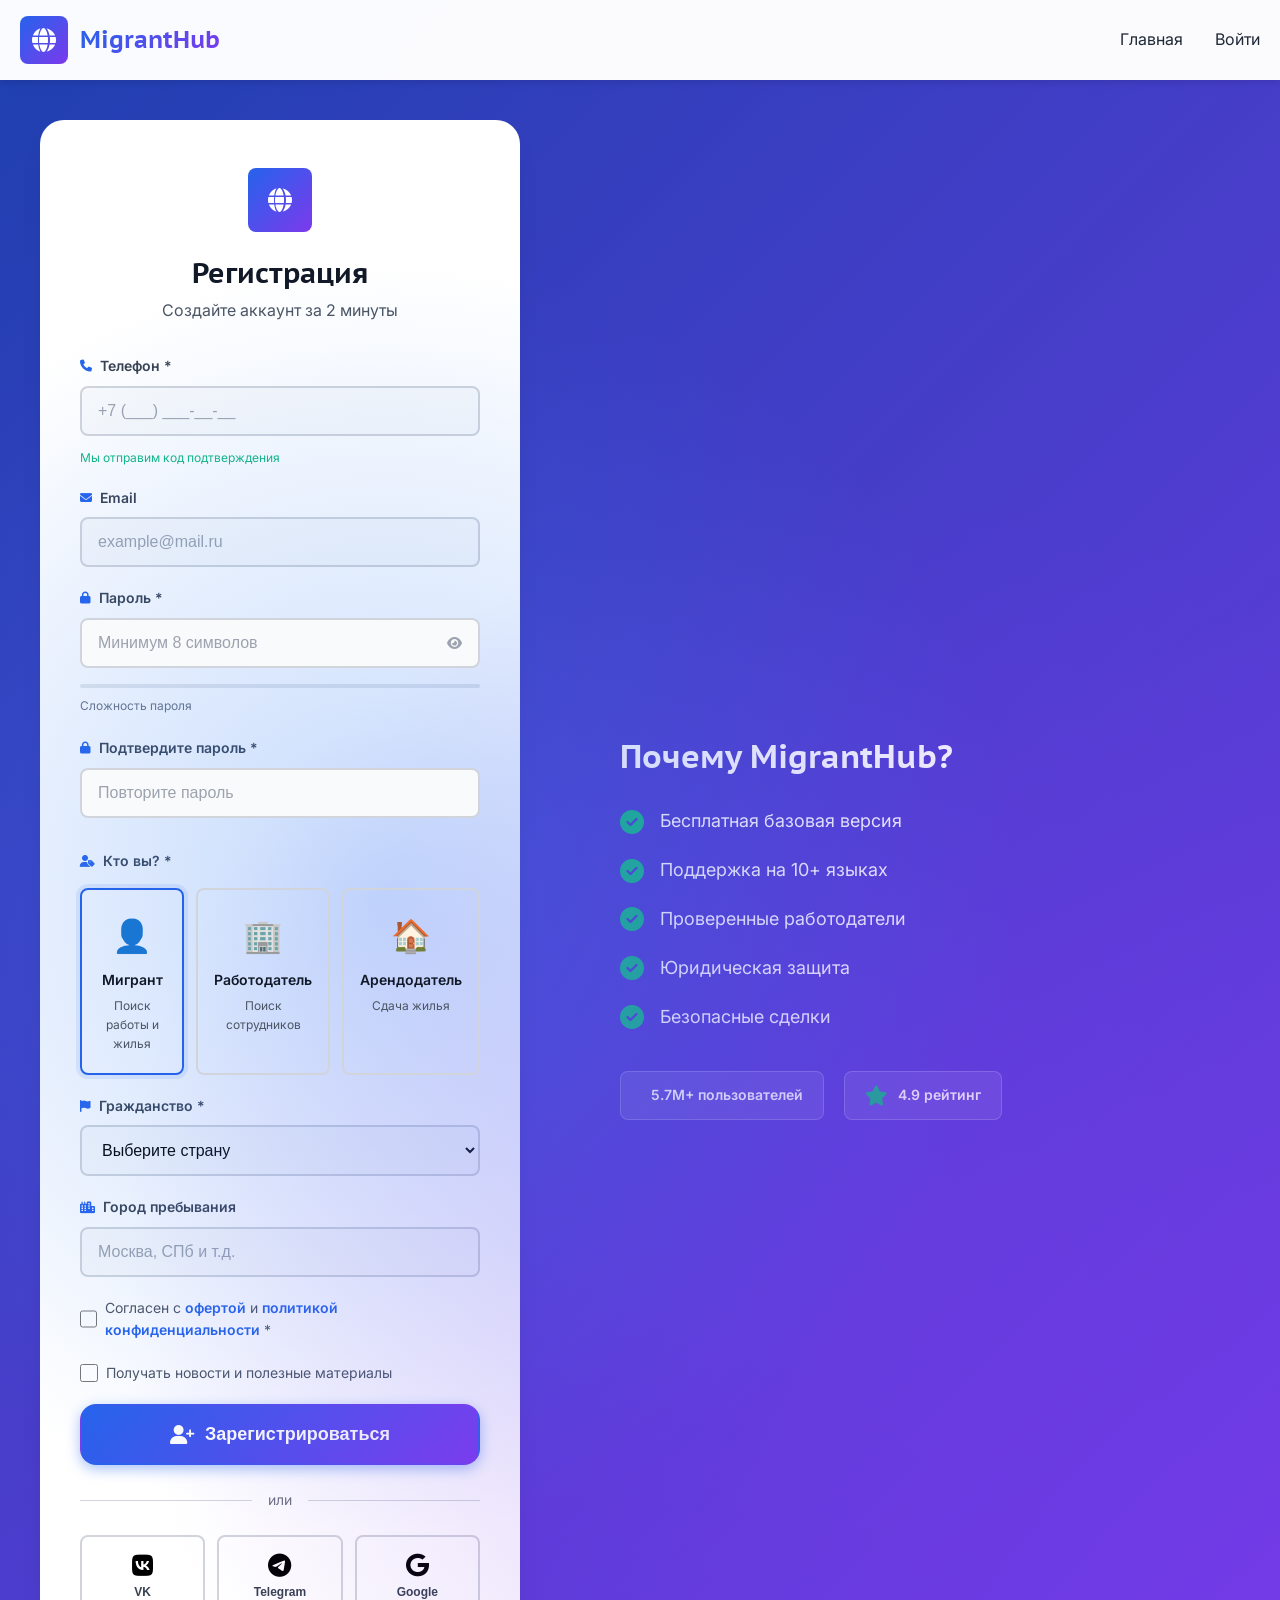
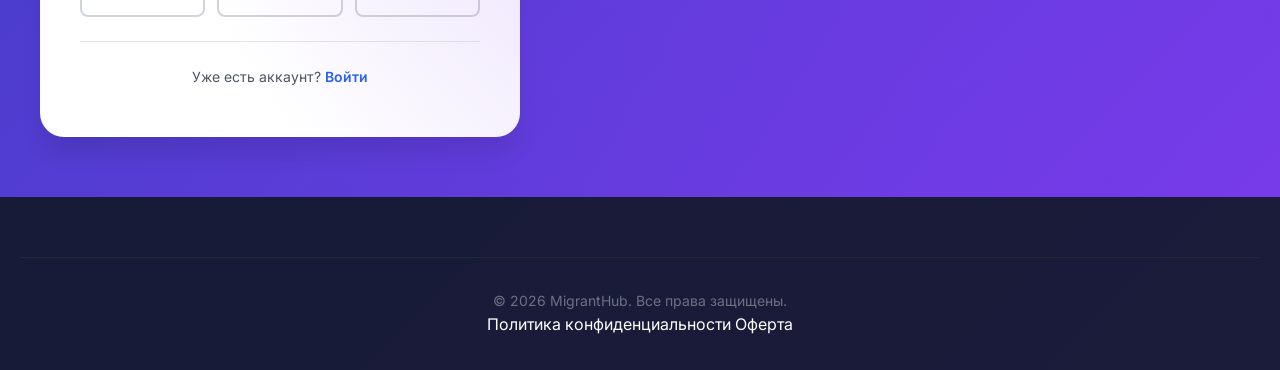
<file: register.html>
<!DOCTYPE html>
<html lang="ru">
<head>
    <meta charset="UTF-8">
    <meta name="viewport" content="width=device-width, initial-scale=1.0">
    <title>Регистрация — MigrantHub</title>
    
    <!-- Google Fonts -->
    <link rel="preconnect" href="https://fonts.googleapis.com">
    <link rel="preconnect" href="https://fonts.gstatic.com" crossorigin>
    <link href="https://fonts.googleapis.com/css2?family=PT+Sans+Caption:wght@400;700&family=Inter:wght@400;500;600;700&display=swap" rel="stylesheet">
    
    <!-- Font Awesome -->
    <link rel="stylesheet" href="https://cdnjs.cloudflare.com/ajax/libs/font-awesome/6.4.0/css/all.min.css">
    
    <!-- Styles -->
    <link rel="stylesheet" href="css/styles.css">
</head>
<body class="auth-page">
    <!-- Header -->
    <header class="header">
        <div class="container header-container">
            <a href="index.html" class="logo">
                <div class="logo-icon">
                    <i class="fas fa-globe"></i>
                </div>
                <span class="logo-text">MigrantHub</span>
            </a>
            
            <nav class="nav-menu">
                <a href="index.html">Главная</a>
                <a href="login.html">Войти</a>
            </nav>
        </div>
    </header>

    <!-- Main Content -->
    <main class="auth-main">
        <div class="auth-background"></div>
        
        <div class="container">
            <div class="auth-container">
                <div class="auth-card">
                    <div class="auth-header">
                        <div class="auth-logo">
                            <div class="logo-icon">
                                <i class="fas fa-globe"></i>
                            </div>
                        </div>
                        <h1 class="auth-title">Регистрация</h1>
                        <p class="auth-subtitle">Создайте аккаунт за 2 минуты</p>
                    </div>
                    
                    <form id="register-form" class="auth-form">
                        <!-- Phone -->
                        <div class="form-group">
                            <label for="reg-phone" class="form-label">
                                <i class="fas fa-phone"></i>
                                Телефон *
                            </label>
                            <input 
                                type="tel" 
                                id="reg-phone" 
                                name="phone" 
                                class="form-input" 
                                placeholder="+7 (___) ___-__-__"
                                required
                            >
                            <small class="form-hint">Мы отправим код подтверждения</small>
                        </div>
                        
                        <!-- Email -->
                        <div class="form-group">
                            <label for="reg-email" class="form-label">
                                <i class="fas fa-envelope"></i>
                                Email
                            </label>
                            <input 
                                type="email" 
                                id="reg-email" 
                                name="email" 
                                class="form-input" 
                                placeholder="example@mail.ru"
                            >
                        </div>
                        
                        <!-- Password -->
                        <div class="form-group">
                            <label for="reg-password" class="form-label">
                                <i class="fas fa-lock"></i>
                                Пароль *
                            </label>
                            <div class="password-wrapper">
                                <input 
                                    type="password" 
                                    id="reg-password" 
                                    name="password" 
                                    class="form-input" 
                                    placeholder="Минимум 8 символов"
                                    minlength="8"
                                    required
                                >
                                <button type="button" class="password-toggle" id="password-toggle">
                                    <i class="fas fa-eye"></i>
                                </button>
                            </div>
                            <div class="password-strength" id="password-strength">
                                <div class="strength-bar"></div>
                                <span class="strength-text">Сложность пароля</span>
                            </div>
                        </div>
                        
                        <!-- Confirm Password -->
                        <div class="form-group">
                            <label for="reg-password-confirm" class="form-label">
                                <i class="fas fa-lock"></i>
                                Подтвердите пароль *
                            </label>
                            <div class="password-wrapper">
                                <input 
                                    type="password" 
                                    id="reg-password-confirm" 
                                    name="password_confirm" 
                                    class="form-input" 
                                    placeholder="Повторите пароль"
                                    required
                                >
                            </div>
                            <small class="form-hint" id="password-match"></small>
                        </div>
                        
                        <!-- Role Selection -->
                        <div class="form-group">
                            <label class="form-label">
                                <i class="fas fa-user-tag"></i>
                                Кто вы? *
                            </label>
                            <div class="role-selector">
                                <label class="role-card">
                                    <input type="radio" name="role" value="migrant" checked>
                                    <div class="role-icon">👤</div>
                                    <div class="role-title">Мигрант</div>
                                    <div class="role-desc">Поиск работы и жилья</div>
                                </label>
                                <label class="role-card">
                                    <input type="radio" name="role" value="employer">
                                    <div class="role-icon">🏢</div>
                                    <div class="role-title">Работодатель</div>
                                    <div class="role-desc">Поиск сотрудников</div>
                                </label>
                                <label class="role-card">
                                    <input type="radio" name="role" value="landlord">
                                    <div class="role-icon">🏠</div>
                                    <div class="role-title">Арендодатель</div>
                                    <div class="role-desc">Сдача жилья</div>
                                </label>
                            </div>
                        </div>
                        
                        <!-- Country -->
                        <div class="form-group">
                            <label for="reg-country" class="form-label">
                                <i class="fas fa-flag"></i>
                                Гражданство *
                            </label>
                            <select id="reg-country" name="country" class="form-input" required>
                                <option value="">Выберите страну</option>
                                <option value="uz">🇺🇿 Узбекистан</option>
                                <option value="tg">🇹🇯 Таджикистан</option>
                                <option value="kg">🇰🇬 Кыргызстан</option>
                                <option value="az">🇦🇿 Азербайджан</option>
                                <option value="mn">🇲🇳 Монголия</option>
                                <option value="kz">🇰🇿 Казахстан</option>
                                <option value="other">🌍 Другое</option>
                            </select>
                        </div>
                        
                        <!-- City -->
                        <div class="form-group">
                            <label for="reg-city" class="form-label">
                                <i class="fas fa-city"></i>
                                Город пребывания
                            </label>
                            <input 
                                type="text" 
                                id="reg-city" 
                                name="city" 
                                class="form-input" 
                                placeholder="Москва, СПб и т.д."
                            >
                        </div>
                        
                        <!-- Agreements -->
                        <div class="form-group checkbox-group">
                            <label class="checkbox-label">
                                <input type="checkbox" id="agree-terms" name="agree_terms" required>
                                <span>Согласен с <a href="#" class="link">офертой</a> и <a href="#" class="link">политикой конфиденциальности</a> *</span>
                            </label>
                        </div>
                        
                        <div class="form-group checkbox-group">
                            <label class="checkbox-label">
                                <input type="checkbox" id="agree-newsletter" name="agree_newsletter">
                                <span>Получать новости и полезные материалы</span>
                            </label>
                        </div>
                        
                        <!-- Submit Button -->
                        <button type="submit" class="btn btn-primary btn-full btn-lg">
                            <i class="fas fa-user-plus"></i>
                            Зарегистрироваться
                        </button>
                    </form>
                    
                    <div class="auth-divider">
                        <span>или</span>
                    </div>
                    
                    <div class="social-login">
                        <button type="button" class="social-btn social-vk">
                            <i class="fab fa-vk"></i>
                            <span>VK</span>
                        </button>
                        <button type="button" class="social-btn social-telegram">
                            <i class="fab fa-telegram"></i>
                            <span>Telegram</span>
                        </button>
                        <button type="button" class="social-btn social-google">
                            <i class="fab fa-google"></i>
                            <span>Google</span>
                        </button>
                    </div>
                    
                    <div class="auth-footer">
                        <p>Уже есть аккаунт? <a href="login.html" class="auth-link">Войти</a></p>
                    </div>
                    
                    <div id="register-message" class="message"></div>
                </div>
                
                <div class="auth-info">
                    <h2>Почему MigrantHub?</h2>
                    <ul class="auth-features">
                        <li>
                            <i class="fas fa-check-circle"></i>
                            <span>Бесплатная базовая версия</span>
                        </li>
                        <li>
                            <i class="fas fa-check-circle"></i>
                            <span>Поддержка на 10+ языках</span>
                        </li>
                        <li>
                            <i class="fas fa-check-circle"></i>
                            <span>Проверенные работодатели</span>
                        </li>
                        <li>
                            <i class="fas fa-check-circle"></i>
                            <span>Юридическая защита</span>
                        </li>
                        <li>
                            <i class="fas fa-check-circle"></i>
                            <span>Безопасные сделки</span>
                        </li>
                    </ul>
                    
                    <div class="auth-trust">
                        <div class="trust-badge">
                            <i class="fas fa-shield-check"></i>
                            <span>5.7M+ пользователей</span>
                        </div>
                        <div class="trust-badge">
                            <i class="fas fa-star"></i>
                            <span>4.9 рейтинг</span>
                        </div>
                    </div>
                </div>
            </div>
        </div>
    </main>

    <!-- Footer -->
    <footer class="footer auth-footer-fixed">
        <div class="container">
            <div class="footer-bottom">
                <p class="copyright">© 2026 MigrantHub. Все права защищены.</p>
                <div class="footer-legal">
                    <a href="#">Политика конфиденциальности</a>
                    <a href="#">Оферта</a>
                </div>
            </div>
        </div>
    </footer>

    <!-- Scripts -->
    <script src="js/app.js"></script>
    <script src="js/auth.js"></script>
</body>
</html>
</file>
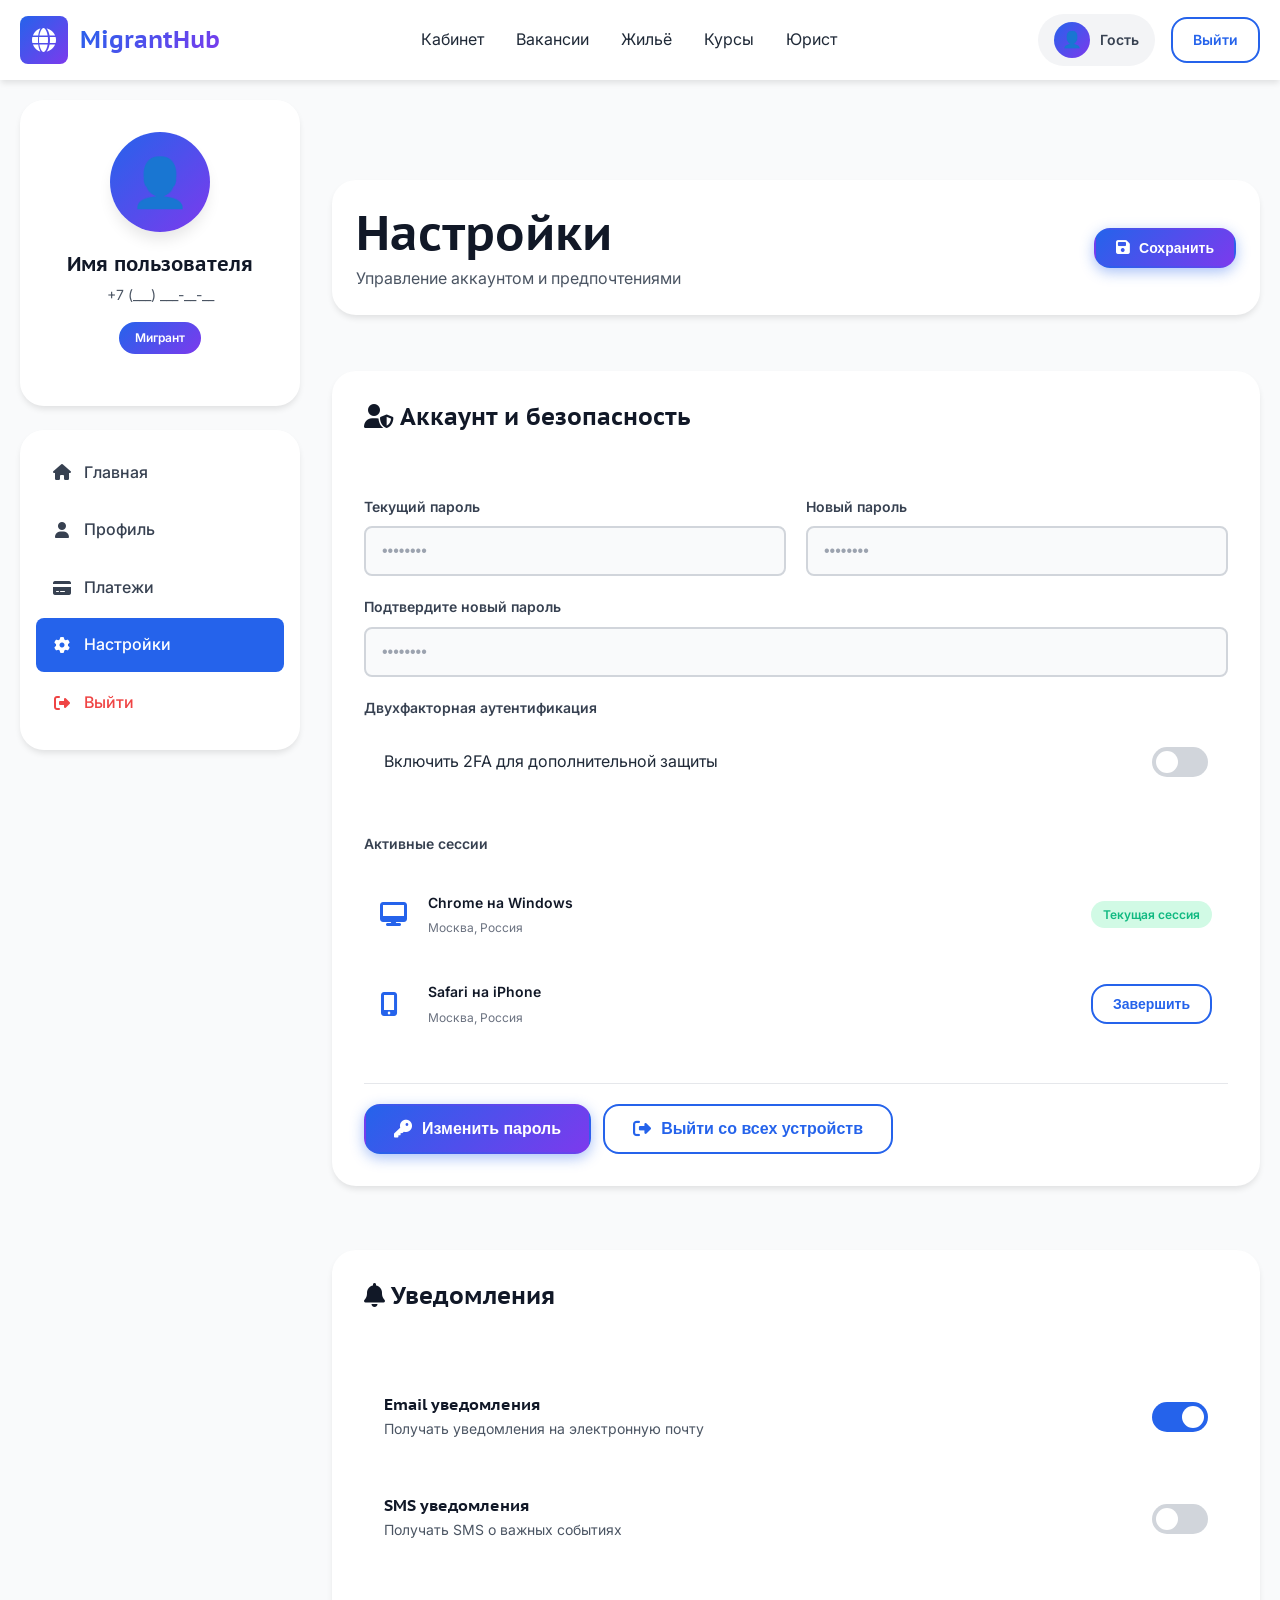
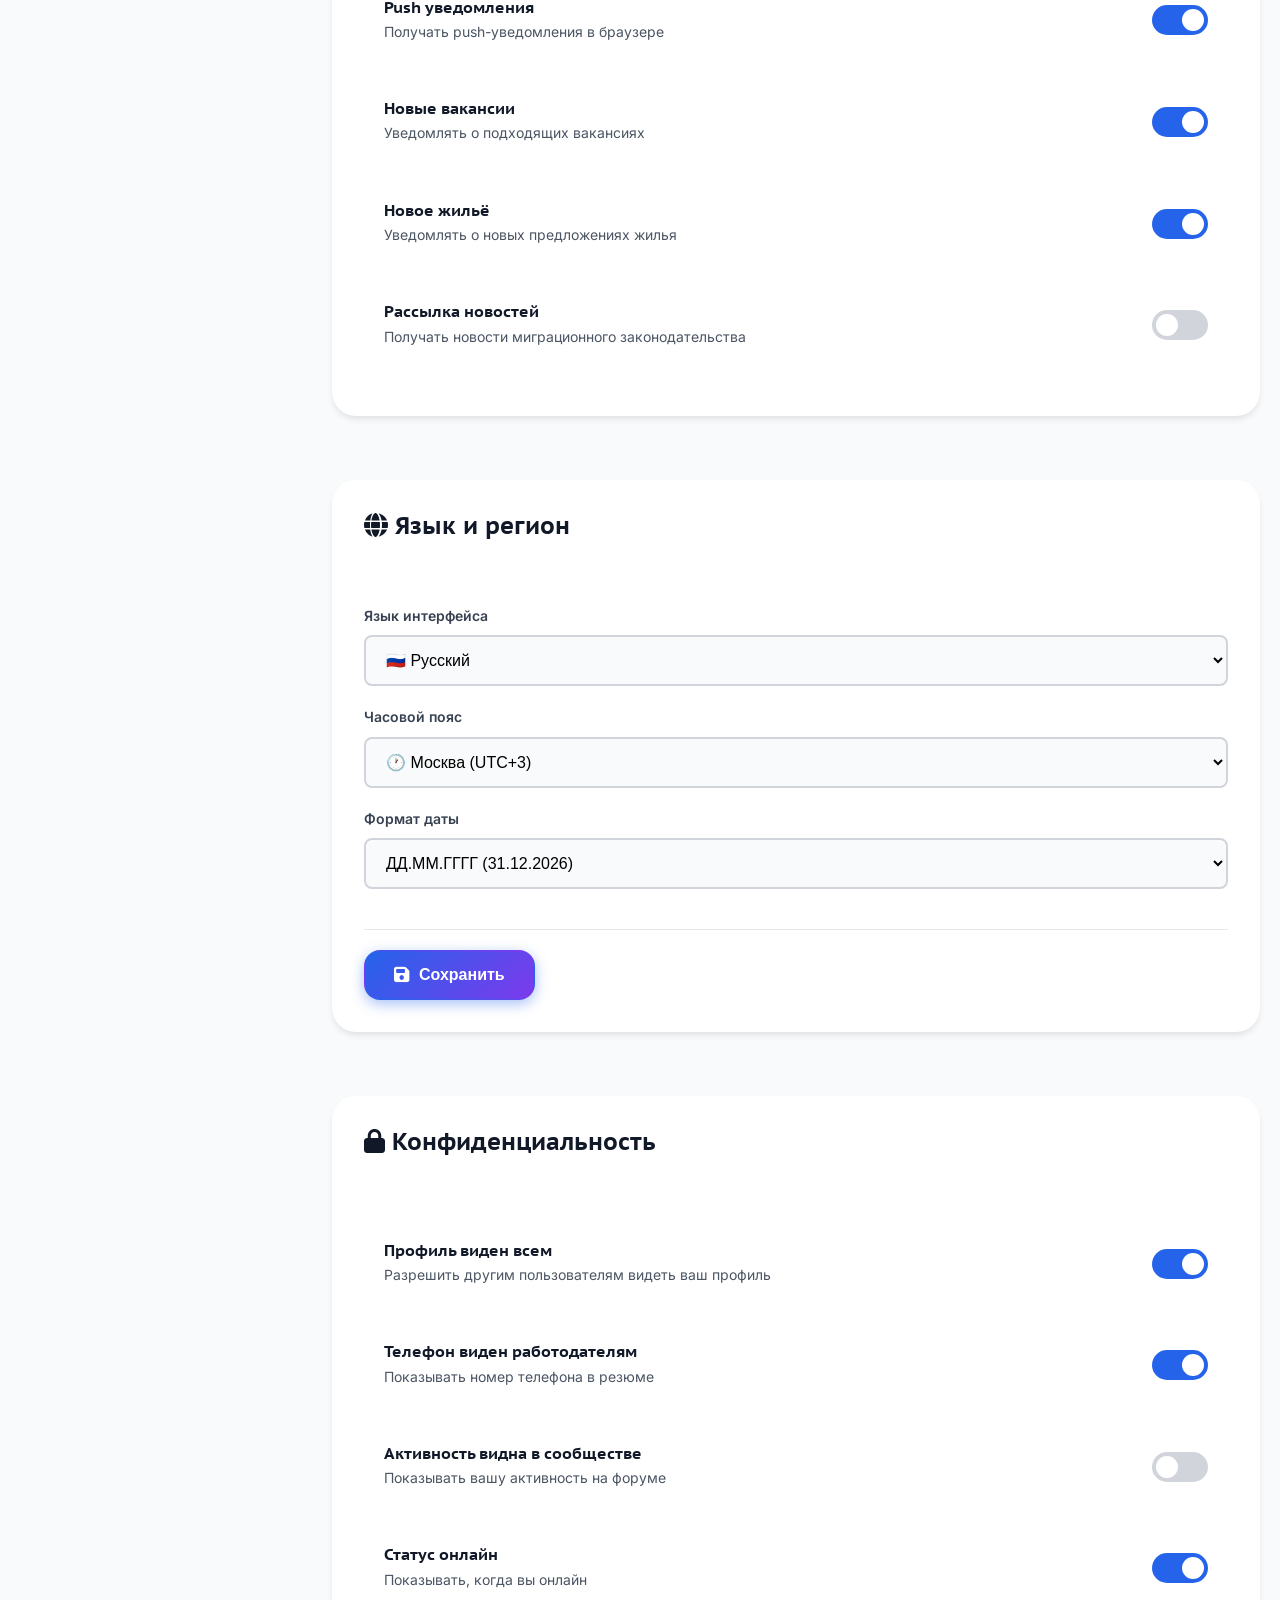
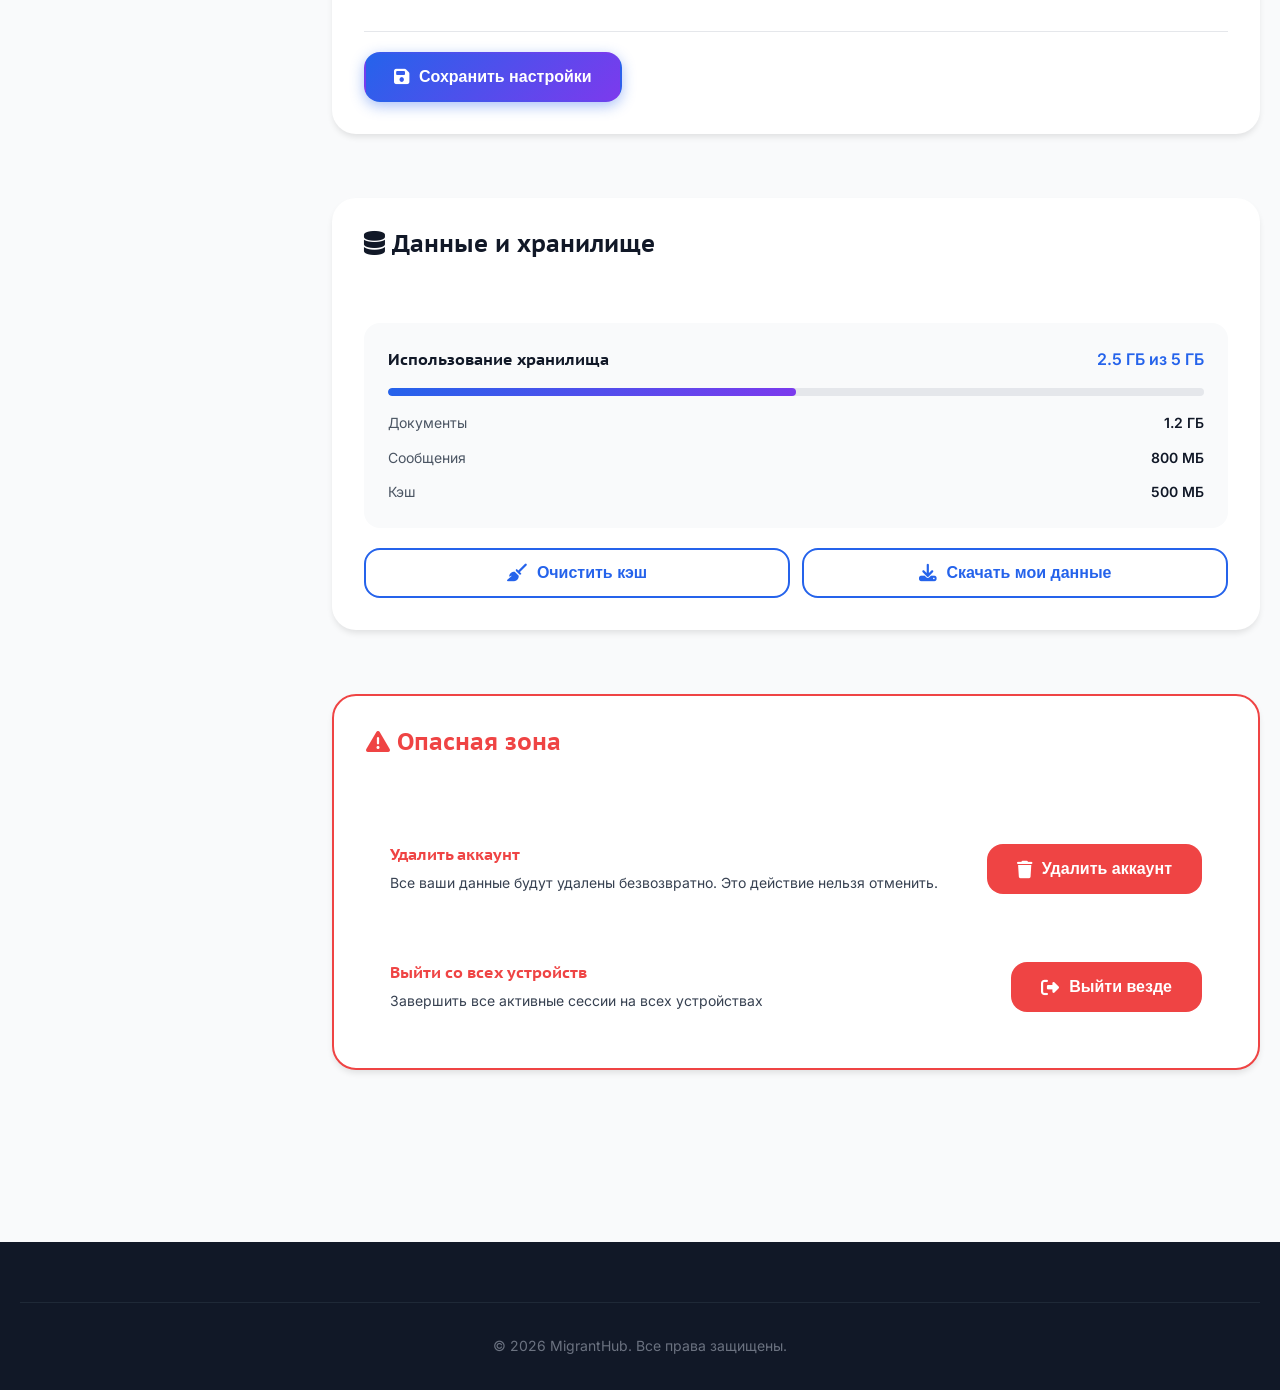
<file: settings.html>
<!DOCTYPE html>
<html lang="ru">
<head>
    <meta charset="UTF-8">
    <meta name="viewport" content="width=device-width, initial-scale=1.0">
    <title>Настройки — MigrantHub</title>
    
    <!-- Google Fonts -->
    <link rel="preconnect" href="https://fonts.googleapis.com">
    <link rel="preconnect" href="https://fonts.gstatic.com" crossorigin>
    <link href="https://fonts.googleapis.com/css2?family=PT+Sans+Caption:wght@400;700&family=Inter:wght@400;500;600;700&display=swap" rel="stylesheet">
    
    <!-- Font Awesome -->
    <link rel="stylesheet" href="https://cdnjs.cloudflare.com/ajax/libs/font-awesome/6.4.0/css/all.min.css">
    
    <!-- Styles -->
    <link rel="stylesheet" href="css/styles.css">
</head>
<body class="dashboard-page">
    <!-- Header -->
    <header class="header">
        <div class="container header-container">
            <a href="index.html" class="logo">
                <div class="logo-icon">
                    <i class="fas fa-globe"></i>
                </div>
                <span class="logo-text">MigrantHub</span>
            </a>
            
            <nav class="nav-menu">
                <a href="dashboard.html">Кабинет</a>
                <a href="jobs.html">Вакансии</a>
                <a href="housing.html">Жильё</a>
                <a href="courses.html">Курсы</a>
                <a href="legal.html">Юрист</a>
            </nav>
            
            <div class="header-actions">
                <div class="user-mini-profile">
                    <div class="user-avatar">👤</div>
                    <span class="user-name" id="header-user-name">Гость</span>
                </div>
                <a href="login.html" class="btn btn-outline btn-sm" id="logout-btn">Выйти</a>
            </div>
        </div>
    </header>

    <!-- Main Content -->
    <main class="dashboard-main">
        <div class="container">
            <div class="dashboard-grid">
                <!-- Sidebar -->
                <aside class="dashboard-sidebar">
                    <div class="profile-card">
                        <div class="profile-avatar-large">👤</div>
                        <h3 class="profile-name" id="profile-name">Имя пользователя</h3>
                        <p class="profile-phone" id="profile-phone">+7 (___) ___-__-__</p>
                        <span class="profile-badge" id="profile-role">Мигрант</span>
                    </div>
                    
                    <nav class="sidebar-nav">
                        <a href="dashboard.html" class="nav-item">
                            <i class="fas fa-home"></i>
                            <span>Главная</span>
                        </a>
                        <a href="profile.html" class="nav-item">
                            <i class="fas fa-user"></i>
                            <span>Профиль</span>
                        </a>
                        <a href="payments.html" class="nav-item">
                            <i class="fas fa-credit-card"></i>
                            <span>Платежи</span>
                        </a>
                        <a href="settings.html" class="nav-item active">
                            <i class="fas fa-cog"></i>
                            <span>Настройки</span>
                        </a>
                        <a href="login.html" class="nav-item nav-item-danger" id="logout-btn-sidebar">
                            <i class="fas fa-sign-out-alt"></i>
                            <span>Выйти</span>
                        </a>
                    </nav>
                </aside>

                <!-- Settings Content -->
                <section class="dashboard-content">
                    <!-- Page Header -->
                    <div class="page-header">
                        <div class="page-header-content">
                            <h1>Настройки</h1>
                            <p>Управление аккаунтом и предпочтениями</p>
                        </div>
                        <div class="page-header-actions">
                            <button class="btn btn-primary btn-sm" id="save-settings-btn">
                                <i class="fas fa-save"></i>
                                Сохранить
                            </button>
                        </div>
                    </div>

                    <!-- Account Settings -->
                    <div class="settings-section">
                        <div class="section-header">
                            <h2>
                                <i class="fas fa-user-shield"></i>
                                Аккаунт и безопасность
                            </h2>
                        </div>
                        
                        <form id="account-settings-form" class="settings-form">
                            <div class="form-row">
                                <div class="form-group">
                                    <label class="form-label">Текущий пароль</label>
                                    <input type="password" class="form-input" placeholder="••••••••" id="current-password">
                                </div>
                                <div class="form-group">
                                    <label class="form-label">Новый пароль</label>
                                    <input type="password" class="form-input" placeholder="••••••••" id="new-password">
                                </div>
                            </div>
                            
                            <div class="form-group">
                                <label class="form-label">Подтвердите новый пароль</label>
                                <input type="password" class="form-input" placeholder="••••••••" id="confirm-password">
                            </div>
                            
                            <div class="form-group">
                                <label class="form-label">Двухфакторная аутентификация</label>
                                <div class="toggle-setting">
                                    <span class="toggle-label">Включить 2FA для дополнительной защиты</span>
                                    <label class="toggle-switch">
                                        <input type="checkbox" id="two-factor-auth">
                                        <span class="toggle-slider"></span>
                                    </label>
                                </div>
                            </div>
                            
                            <div class="form-group">
                                <label class="form-label">Активные сессии</label>
                                <div class="active-sessions">
                                    <div class="session-item active">
                                        <i class="fas fa-desktop"></i>
                                        <div class="session-info">
                                            <span class="session-device">Chrome на Windows</span>
                                            <span class="session-location">Москва, Россия</span>
                                        </div>
                                        <span class="session-status">Текущая сессия</span>
                                    </div>
                                    <div class="session-item">
                                        <i class="fas fa-mobile-alt"></i>
                                        <div class="session-info">
                                            <span class="session-device">Safari на iPhone</span>
                                            <span class="session-location">Москва, Россия</span>
                                        </div>
                                        <button class="btn btn-sm btn-outline">Завершить</button>
                                    </div>
                                </div>
                            </div>
                            
                            <div class="form-actions">
                                <button type="submit" class="btn btn-primary">
                                    <i class="fas fa-key"></i>
                                    Изменить пароль
                                </button>
                                <button type="button" class="btn btn-outline" onclick="logoutAllDevices()">
                                    <i class="fas fa-sign-out-alt"></i>
                                    Выйти со всех устройств
                                </button>
                            </div>
                        </form>
                    </div>

                    <!-- Notification Settings -->
                    <div class="settings-section">
                        <div class="section-header">
                            <h2>
                                <i class="fas fa-bell"></i>
                                Уведомления
                            </h2>
                        </div>
                        
                        <div class="notification-settings">
                            <div class="toggle-setting">
                                <div class="toggle-info">
                                    <h4 class="toggle-title">Email уведомления</h4>
                                    <p class="toggle-description">Получать уведомления на электронную почту</p>
                                </div>
                                <label class="toggle-switch">
                                    <input type="checkbox" id="email-notifications" checked>
                                    <span class="toggle-slider"></span>
                                </label>
                            </div>
                            
                            <div class="toggle-setting">
                                <div class="toggle-info">
                                    <h4 class="toggle-title">SMS уведомления</h4>
                                    <p class="toggle-description">Получать SMS о важных событиях</p>
                                </div>
                                <label class="toggle-switch">
                                    <input type="checkbox" id="sms-notifications">
                                    <span class="toggle-slider"></span>
                                </label>
                            </div>
                            
                            <div class="toggle-setting">
                                <div class="toggle-info">
                                    <h4 class="toggle-title">Push уведомления</h4>
                                    <p class="toggle-description">Получать push-уведомления в браузере</p>
                                </div>
                                <label class="toggle-switch">
                                    <input type="checkbox" id="push-notifications" checked>
                                    <span class="toggle-slider"></span>
                                </label>
                            </div>
                            
                            <div class="toggle-setting">
                                <div class="toggle-info">
                                    <h4 class="toggle-title">Новые вакансии</h4>
                                    <p class="toggle-description">Уведомлять о подходящих вакансиях</p>
                                </div>
                                <label class="toggle-switch">
                                    <input type="checkbox" id="job-notifications" checked>
                                    <span class="toggle-slider"></span>
                                </label>
                            </div>
                            
                            <div class="toggle-setting">
                                <div class="toggle-info">
                                    <h4 class="toggle-title">Новое жильё</h4>
                                    <p class="toggle-description">Уведомлять о новых предложениях жилья</p>
                                </div>
                                <label class="toggle-switch">
                                    <input type="checkbox" id="housing-notifications" checked>
                                    <span class="toggle-slider"></span>
                                </label>
                            </div>
                            
                            <div class="toggle-setting">
                                <div class="toggle-info">
                                    <h4 class="toggle-title">Рассылка новостей</h4>
                                    <p class="toggle-description">Получать новости миграционного законодательства</p>
                                </div>
                                <label class="toggle-switch">
                                    <input type="checkbox" id="newsletter-notifications">
                                    <span class="toggle-slider"></span>
                                </label>
                            </div>
                        </div>
                    </div>

                    <!-- Language & Region Settings -->
                    <div class="settings-section">
                        <div class="section-header">
                            <h2>
                                <i class="fas fa-globe"></i>
                                Язык и регион
                            </h2>
                        </div>
                        
                        <form id="language-settings-form" class="settings-form">
                            <div class="form-group">
                                <label class="form-label">Язык интерфейса</label>
                                <select class="form-input" id="interface-language">
                                    <option value="ru">🇷🇺 Русский</option>
                                    <option value="uz">🇺🇿 O'zbek</option>
                                    <option value="tg">🇹🇯 Тоҷикӣ</option>
                                    <option value="en">🇬🇧 English</option>
                                    <option value="kg">🇰🇬 Кыргызча</option>
                                    <option value="az">🇦🇿 Azərbaycan</option>
                                    <option value="mn">🇲🇳 Монгол</option>
                                    <option value="zh">🇨🇳 中文</option>
                                    <option value="ar">🇸🇦 العربية</option>
                                    <option value="tr">🇹🇷 Türkçe</option>
                                </select>
                            </div>
                            
                            <div class="form-group">
                                <label class="form-label">Часовой пояс</label>
                                <select class="form-input" id="timezone">
                                    <option value="Europe/Moscow">🕐 Москва (UTC+3)</option>
                                    <option value="Asia/Yekaterinburg">🕐 Екатеринбург (UTC+5)</option>
                                    <option value="Asia/Omsk">🕐 Омск (UTC+6)</option>
                                    <option value="Asia/Krasnoyarsk">🕐 Красноярск (UTC+7)</option>
                                    <option value="Asia/Irkutsk">🕐 Иркутск (UTC+8)</option>
                                    <option value="Asia/Yakutsk">🕐 Якутск (UTC+9)</option>
                                    <option value="Asia/Vladivostok">🕐 Владивосток (UTC+10)</option>
                                </select>
                            </div>
                            
                            <div class="form-group">
                                <label class="form-label">Формат даты</label>
                                <select class="form-input" id="date-format">
                                    <option value="DD.MM.YYYY">ДД.ММ.ГГГГ (31.12.2026)</option>
                                    <option value="MM/DD/YYYY">ММ/ДД/ГГГГ (12/31/2026)</option>
                                    <option value="YYYY-MM-DD">ГГГГ-ММ-ДД (2026-12-31)</option>
                                </select>
                            </div>
                            
                            <div class="form-actions">
                                <button type="submit" class="btn btn-primary">
                                    <i class="fas fa-save"></i>
                                    Сохранить
                                </button>
                            </div>
                        </form>
                    </div>

                    <!-- Privacy Settings -->
                    <div class="settings-section">
                        <div class="section-header">
                            <h2>
                                <i class="fas fa-lock"></i>
                                Конфиденциальность
                            </h2>
                        </div>
                        
                        <div class="privacy-settings">
                            <div class="toggle-setting">
                                <div class="toggle-info">
                                    <h4 class="toggle-title">Профиль виден всем</h4>
                                    <p class="toggle-description">Разрешить другим пользователям видеть ваш профиль</p>
                                </div>
                                <label class="toggle-switch">
                                    <input type="checkbox" id="profile-visible" checked>
                                    <span class="toggle-slider"></span>
                                </label>
                            </div>
                            
                            <div class="toggle-setting">
                                <div class="toggle-info">
                                    <h4 class="toggle-title">Телефон виден работодателям</h4>
                                    <p class="toggle-description">Показывать номер телефона в резюме</p>
                                </div>
                                <label class="toggle-switch">
                                    <input type="checkbox" id="phone-visible" checked>
                                    <span class="toggle-slider"></span>
                                </label>
                            </div>
                            
                            <div class="toggle-setting">
                                <div class="toggle-info">
                                    <h4 class="toggle-title">Активность видна в сообществе</h4>
                                    <p class="toggle-description">Показывать вашу активность на форуме</p>
                                </div>
                                <label class="toggle-switch">
                                    <input type="checkbox" id="activity-visible">
                                    <span class="toggle-slider"></span>
                                </label>
                            </div>
                            
                            <div class="toggle-setting">
                                <div class="toggle-info">
                                    <h4 class="toggle-title">Статус онлайн</h4>
                                    <p class="toggle-description">Показывать, когда вы онлайн</p>
                                </div>
                                <label class="toggle-switch">
                                    <input type="checkbox" id="online-status" checked>
                                    <span class="toggle-slider"></span>
                                </label>
                            </div>
                            
                            <div class="form-actions">
                                <button type="button" class="btn btn-primary" onclick="savePrivacySettings()">
                                    <i class="fas fa-save"></i>
                                    Сохранить настройки
                                </button>
                            </div>
                        </div>
                    </div>

                    <!-- Data & Storage -->
                    <div class="settings-section">
                        <div class="section-header">
                            <h2>
                                <i class="fas fa-database"></i>
                                Данные и хранилище
                            </h2>
                        </div>
                        
                        <div class="storage-info">
                            <div class="storage-card">
                                <div class="storage-header">
                                    <h4>Использование хранилища</h4>
                                    <span class="storage-used">2.5 ГБ из 5 ГБ</span>
                                </div>
                                <div class="storage-bar">
                                    <div class="storage-fill" style="width: 50%"></div>
                                </div>
                                <div class="storage-breakdown">
                                    <div class="storage-item">
                                        <span class="storage-label">Документы</span>
                                        <span class="storage-value">1.2 ГБ</span>
                                    </div>
                                    <div class="storage-item">
                                        <span class="storage-label">Сообщения</span>
                                        <span class="storage-value">800 МБ</span>
                                    </div>
                                    <div class="storage-item">
                                        <span class="storage-label">Кэш</span>
                                        <span class="storage-value">500 МБ</span>
                                    </div>
                                </div>
                            </div>
                            
                            <div class="storage-actions">
                                <button class="btn btn-outline btn-full" onclick="clearCache()">
                                    <i class="fas fa-broom"></i>
                                    Очистить кэш
                                </button>
                                <button class="btn btn-outline btn-full" onclick="downloadData()">
                                    <i class="fas fa-download"></i>
                                    Скачать мои данные
                                </button>
                            </div>
                        </div>
                    </div>

                    <!-- Danger Zone -->
                    <div class="settings-section danger-zone">
                        <div class="section-header">
                            <h2>
                                <i class="fas fa-exclamation-triangle"></i>
                                Опасная зона
                            </h2>
                        </div>
                        
                        <div class="danger-actions">
                            <div class="danger-item">
                                <div class="danger-info">
                                    <h4>Удалить аккаунт</h4>
                                    <p>Все ваши данные будут удалены безвозвратно. Это действие нельзя отменить.</p>
                                </div>
                                <button class="btn btn-danger" onclick="confirmDeleteAccount()">
                                    <i class="fas fa-trash"></i>
                                    Удалить аккаунт
                                </button>
                            </div>
                            
                            <div class="danger-item">
                                <div class="danger-info">
                                    <h4>Выйти со всех устройств</h4>
                                    <p>Завершить все активные сессии на всех устройствах</p>
                                </div>
                                <button class="btn btn-danger" onclick="logoutAllDevices()">
                                    <i class="fas fa-sign-out-alt"></i>
                                    Выйти везде
                                </button>
                            </div>
                        </div>
                    </div>
                </section>
            </div>
        </div>
    </main>

    <!-- Delete Account Modal -->
    <div class="modal" id="delete-account-modal">
        <div class="modal-content">
            <button class="modal-close" id="modal-close">
                <i class="fas fa-times"></i>
            </button>
            <div class="modal-header">
                <div class="modal-icon modal-icon-danger">
                    <i class="fas fa-exclamation-triangle"></i>
                </div>
                <h2>Удаление аккаунта</h2>
            </div>
            <div class="modal-body">
                <div class="warning-box">
                    <i class="fas fa-exclamation-circle"></i>
                    <p>Вы уверены, что хотите удалить аккаунт? Это действие нельзя отменить.</p>
                </div>
                
                <div class="delete-consequences">
                    <h4>Что будет удалено:</h4>
                    <ul>
                        <li>✓ Все личные данные</li>
                        <li>✓ История вакансий и откликов</li>
                        <li>✓ Документы и загрузки</li>
                        <li>✓ Сообщения в сообществе</li>
                        <li>✓ Активные подписки</li>
                    </ul>
                </div>
                
                <div class="form-group">
                    <label class="form-label">Введите "УДАЛИТЬ" для подтверждения</label>
                    <input type="text" class="form-input" id="delete-confirm-text" placeholder="Введите УДАЛИТЬ">
                </div>
            </div>
            <div class="modal-footer">
                <button class="btn btn-outline btn-full" id="modal-cancel">Отмена</button>
                <button class="btn btn-danger btn-full" id="modal-confirm-delete">
                    <i class="fas fa-trash"></i>
                    Удалить аккаунт
                </button>
            </div>
        </div>
    </div>

    <!-- Footer -->
    <footer class="footer">
        <div class="container">
            <div class="footer-bottom">
                <p class="copyright">© 2026 MigrantHub. Все права защищены.</p>
            </div>
        </div>
    </footer>

    <!-- Scripts -->
    <script src="js/app.js"></script>
    <script src="js/auth.js"></script>
    <script src="js/settings.js"></script>
</body>
</html>
</file>
<file: css/styles.css>
/* ===== VARIABLES ===== */
:root {
    --primary: #2563eb;
    --primary-dark: #1e40af;
    --primary-light: #3b82f6;
    --secondary: #10b981;
    --accent: #f59e0b;
    --danger: #ef4444;
    
    --gray-50: #f9fafb;
    --gray-100: #f3f4f6;
    --gray-200: #e5e7eb;
    --gray-300: #d1d5db;
    --gray-400: #9ca3af;
    --gray-500: #6b7280;
    --gray-600: #4b5563;
    --gray-700: #374151;
    --gray-800: #1f2937;
    --gray-900: #111827;
    
    --gradient-primary: linear-gradient(135deg, #2563eb 0%, #7c3aed 100%);
    --gradient-dark: linear-gradient(135deg, #1e40af 0%, #7c3aed 100%);
    
    --shadow: 0 4px 6px -1px rgba(0, 0, 0, 0.1);
    --shadow-lg: 0 10px 15px -3px rgba(0, 0, 0, 0.1);
    --shadow-xl: 0 20px 25px -5px rgba(0, 0, 0, 0.1);
    
    --radius: 0.5rem;
    --radius-lg: 1rem;
    --radius-xl: 1.5rem;
    --radius-full: 9999px;
    
    --header-height: 80px;
}

/* ===== RESET ===== */
* {
    margin: 0;
    padding: 0;
    box-sizing: border-box;
}

html {
    scroll-behavior: smooth;
    font-size: 16px;
}

body {
    font-family: 'Inter', 'PT Sans Caption', sans-serif;
    font-size: 1rem;
    line-height: 1.6;
    color: var(--gray-800);
    background: var(--gray-50);
    overflow-x: hidden;
}

.container {
    max-width: 1280px;
    margin: 0 auto;
    padding: 0 20px;
    width: 100%;
}

a {
    text-decoration: none;
    color: inherit;
}

ul {
    list-style: none;
}

img {
    max-width: 100%;
    height: auto;
}

/* ===== TYPOGRAPHY ===== */
h1, h2, h3, h4 {
    font-family: 'PT Sans Caption', sans-serif;
    font-weight: 700;
    line-height: 1.2;
    color: var(--gray-900);
}

h1 { font-size: clamp(2rem, 4vw, 3rem); }
h2 { font-size: clamp(1.75rem, 3vw, 2.5rem); }
h3 { font-size: clamp(1.25rem, 2vw, 1.5rem); }

.highlight {
    background: var(--gradient-primary);
    -webkit-background-clip: text;
    -webkit-text-fill-color: transparent;
    background-clip: text;
}

/* ===== BUTTONS ===== */
.btn {
    display: inline-flex;
    align-items: center;
    justify-content: center;
    gap: 10px;
    padding: 14px 28px;
    border-radius: var(--radius-lg);
    font-weight: 600;
    font-size: 1rem;
    transition: all 0.3s ease;
    cursor: pointer;
    border: 2px solid transparent;
    white-space: nowrap;
}

.btn i {
    font-size: 1.1em;
}

.btn-primary {
    background: var(--gradient-primary);
    color: white;
    box-shadow: 0 4px 14px rgba(37, 99, 235, 0.4);
}

.btn-primary:hover {
    transform: translateY(-2px);
    box-shadow: 0 6px 20px rgba(37, 99, 235, 0.5);
}

.btn-outline {
    background: transparent;
    color: var(--primary);
    border-color: var(--primary);
}

.btn-outline:hover {
    background: var(--primary);
    color: white;
}

.btn-white {
    background: white;
    color: var(--primary);
    box-shadow: var(--shadow-lg);
}

.btn-white:hover {
    transform: translateY(-2px);
    box-shadow: var(--shadow-xl);
}

.btn-lg {
    padding: 18px 36px;
    font-size: 1.125rem;
}

/* ===== HEADER ===== */
.header {
    position: fixed;
    top: 0;
    left: 0;
    right: 0;
    height: var(--header-height);
    background: rgba(255, 255, 255, 0.98);
    backdrop-filter: blur(20px);
    box-shadow: var(--shadow);
    z-index: 1000;
}

.header-container {
    display: flex;
    align-items: center;
    justify-content: space-between;
    height: 100%;
    flex-wrap: wrap;
    gap: 15px;
}

.logo {
    display: flex;
    align-items: center;
    gap: 12px;
}

.logo-icon {
    width: 48px;
    height: 48px;
    background: var(--gradient-primary);
    border-radius: var(--radius);
    display: flex;
    align-items: center;
    justify-content: center;
    color: white;
    font-size: 1.5rem;
}

.logo-text {
    font-family: 'PT Sans Caption', sans-serif;
    font-size: 1.5rem;
    font-weight: 700;
    background: var(--gradient-primary);
    -webkit-background-clip: text;
    -webkit-text-fill-color: transparent;
    background-clip: text;
}

.nav-menu {
    display: flex;
    gap: 32px;
}

.nav-link {
    font-weight: 500;
    color: var(--gray-700);
    position: relative;
    padding: 8px 0;
}

.nav-link:hover {
    color: var(--primary);
}

.header-actions {
    display: flex;
    align-items: center;
    gap: 16px;
    flex-wrap: wrap;
}

.language-selector {
    padding: 10px 16px;
    border: 2px solid var(--gray-300);
    border-radius: var(--radius);
    font-weight: 600;
    background: white;
    cursor: pointer;
}

.language-selector:focus {
    border-color: var(--primary);
    outline: none;
}

.auth-buttons {
    display: flex;
    gap: 12px;
    flex-wrap: wrap;
}

.mobile-menu-toggle {
    display: none;
    font-size: 1.5rem;
    color: var(--gray-700);
    padding: 8px;
    background: none;
    border: none;
    cursor: pointer;
}

/* ===== HERO SECTION ===== */
.hero {
    position: relative;
    min-height: 100vh;
    padding: var(--header-height) 0 80px;
    background: var(--gradient-dark);
    overflow: hidden;
}

.hero-background {
    position: absolute;
    inset: 0;
    background: radial-gradient(circle at 30% 50%, rgba(59, 130, 246, 0.3) 0%, transparent 50%),
                radial-gradient(circle at 70% 50%, rgba(124, 58, 237, 0.3) 0%, transparent 50%);
}

.hero-container {
    position: relative;
    z-index: 1;
    display: grid;
    grid-template-columns: 1fr 1fr;
    gap: 60px;
    align-items: center;
    min-height: calc(100vh - var(--header-height));
}

.hero-content {
    color: white;
}

.hero-badge {
    display: inline-flex;
    align-items: center;
    gap: 8px;
    padding: 8px 16px;
    background: rgba(255, 255, 255, 0.15);
    border-radius: var(--radius-full);
    font-size: 0.875rem;
    font-weight: 600;
    margin-bottom: 24px;
    border: 1px solid rgba(255, 255, 255, 0.2);
}

.hero-badge i {
    color: var(--secondary);
}

.hero-title {
    color: white;
    margin-bottom: 24px;
}

.hero-subtitle {
    color: rgba(255, 255, 255, 0.9);
    font-size: 1.25rem;
    margin-bottom: 40px;
    max-width: 550px;
}

.hero-cta {
    display: flex;
    gap: 16px;
    margin-bottom: 48px;
    flex-wrap: wrap;
}

.hero-stats {
    display: flex;
    gap: 40px;
    flex-wrap: wrap;
}

.hero-stat-item {
    text-align: center;
}

.stat-value {
    display: block;
    font-size: 2rem;
    font-weight: 700;
    color: white;
    margin-bottom: 4px;
}

.stat-label {
    font-size: 0.875rem;
    color: rgba(255, 255, 255, 0.8);
}

.hero-image {
    display: flex;
    justify-content: center;
    align-items: center;
}

.phone-mockup {
    width: 320px;
    height: 640px;
    background: var(--gray-900);
    border-radius: 45px;
    padding: 16px;
    box-shadow: 0 50px 100px rgba(0, 0, 0, 0.5);
    animation: float 6s ease-in-out infinite;
}

@keyframes float {
    0%, 100% { transform: translateY(0); }
    50% { transform: translateY(-20px); }
}

.phone-notch {
    position: absolute;
    top: 24px;
    left: 50%;
    transform: translateX(-50%);
    width: 120px;
    height: 30px;
    background: var(--gray-900);
    border-radius: 0 0 16px 16px;
    z-index: 3;
}

.phone-screen {
    background: white;
    border-radius: 35px;
    overflow: hidden;
    height: 100%;
    display: flex;
    flex-direction: column;
    position: relative;
}

.app-header {
    background: var(--gradient-primary);
    color: white;
    padding: 20px;
    text-align: center;
    font-weight: 700;
    display: flex;
    align-items: center;
    justify-content: center;
    gap: 10px;
}

.app-body {
    flex: 1;
    padding: 24px;
    display: grid;
    grid-template-columns: 1fr 1fr;
    gap: 16px;
    align-content: start;
}

.app-card {
    background: var(--gray-100);
    padding: 20px 16px;
    border-radius: var(--radius-lg);
    text-align: center;
    transition: all 0.3s ease;
}

.app-card:hover {
    background: var(--primary);
    color: white;
    transform: translateY(-4px);
}

.app-card i {
    font-size: 1.75rem;
    margin-bottom: 10px;
    display: block;
}

.app-card span {
    font-size: 0.875rem;
    font-weight: 600;
}

.hero-wave {
    position: absolute;
    bottom: 0;
    left: 0;
    right: 0;
    line-height: 0;
}

.hero-wave svg {
    width: 100%;
    height: 120px;
    display: block;
}

/* ===== SECTION STYLES ===== */
section {
    padding: 80px 0;
}

.section-header {
    text-align: center;
    margin-bottom: 60px;
}

.section-badge {
    display: inline-block;
    padding: 8px 20px;
    background: var(--primary);
    color: white;
    border-radius: var(--radius-full);
    font-size: 0.875rem;
    font-weight: 600;
    margin-bottom: 16px;
}

.section-badge-light {
    background: rgba(255, 255, 255, 0.15);
}

.section-title {
    margin-bottom: 16px;
}

.section-title-light {
    color: white;
}

.section-subtitle {
    font-size: 1.125rem;
    color: var(--gray-600);
    max-width: 600px;
    margin: 0 auto;
}

.section-subtitle-light {
    color: rgba(255, 255, 255, 0.9);
}

/* ===== FEATURES ===== */
.features {
    background: white;
}

.features-grid {
    display: grid;
    grid-template-columns: repeat(auto-fit, minmax(280px, 1fr));
    gap: 32px;
}

.feature-card {
    background: var(--gray-50);
    padding: 40px 32px;
    border-radius: var(--radius-xl);
    border: 1px solid var(--gray-200);
    transition: all 0.3s ease;
}

.feature-card:hover {
    transform: translateY(-8px);
    box-shadow: var(--shadow-xl);
    border-color: var(--primary-light);
}

.feature-icon-wrapper {
    width: 72px;
    height: 72px;
    background: var(--gradient-primary);
    border-radius: var(--radius-lg);
    display: flex;
    align-items: center;
    justify-content: center;
    color: white;
    font-size: 1.75rem;
    margin-bottom: 24px;
}

.feature-title {
    margin-bottom: 12px;
}

.feature-description {
    margin-bottom: 20px;
    color: var(--gray-600);
}

.feature-list {
    margin-bottom: 24px;
}

.feature-list li {
    display: flex;
    align-items: center;
    gap: 12px;
    padding: 8px 0;
    color: var(--gray-700);
}

.feature-list li i {
    color: var(--secondary);
}

.feature-link {
    display: inline-flex;
    align-items: center;
    gap: 8px;
    color: var(--primary);
    font-weight: 600;
}

.feature-link:hover {
    gap: 12px;
}

/* ===== STATS ===== */
.stats {
    background: var(--gradient-dark);
}

.stats-grid {
    display: grid;
    grid-template-columns: repeat(auto-fit, minmax(250px, 1fr));
    gap: 32px;
}

.stat-card {
    background: rgba(255, 255, 255, 0.1);
    backdrop-filter: blur(10px);
    padding: 40px 32px;
    border-radius: var(--radius-xl);
    text-align: center;
    border: 1px solid rgba(255, 255, 255, 0.2);
    transition: all 0.3s ease;
}

.stat-card:hover {
    transform: translateY(-8px);
    background: rgba(255, 255, 255, 0.15);
}

.stat-icon-wrapper {
    width: 64px;
    height: 64px;
    background: rgba(255, 255, 255, 0.2);
    border-radius: var(--radius-full);
    display: flex;
    align-items: center;
    justify-content: center;
    color: white;
    font-size: 1.5rem;
    margin: 0 auto 20px;
}

.stat-value {
    font-size: 2.5rem;
    font-weight: 700;
    color: white;
    margin-bottom: 8px;
}

.stat-label {
    font-size: 1rem;
    color: rgba(255, 255, 255, 0.9);
    margin-bottom: 8px;
}

.stat-source {
    font-size: 0.75rem;
    color: rgba(255, 255, 255, 0.6);
}

/* ===== HOW IT WORKS ===== */
.how-it-works {
    background: var(--gray-50);
}

.steps-grid {
    display: grid;
    grid-template-columns: repeat(auto-fit, minmax(280px, 1fr));
    gap: 40px;
}

.step-card {
    background: white;
    padding: 48px 32px;
    border-radius: var(--radius-xl);
    text-align: center;
    box-shadow: var(--shadow);
    transition: all 0.3s ease;
    position: relative;
}

.step-card:hover {
    transform: translateY(-8px);
    box-shadow: var(--shadow-xl);
}

.step-number {
    position: absolute;
    top: -24px;
    left: 50%;
    transform: translateX(-50%);
    width: 48px;
    height: 48px;
    background: var(--gradient-primary);
    color: white;
    border-radius: var(--radius-full);
    display: flex;
    align-items: center;
    justify-content: center;
    font-size: 1.25rem;
    font-weight: 700;
}

.step-icon-wrapper {
    width: 80px;
    height: 80px;
    background: var(--gray-100);
    border-radius: var(--radius-full);
    display: flex;
    align-items: center;
    justify-content: center;
    color: var(--primary);
    font-size: 2rem;
    margin: 20px auto 24px;
}

.step-card:hover .step-icon-wrapper {
    background: var(--gradient-primary);
    color: white;
}

.step-title {
    margin-bottom: 12px;
}

.step-description {
    color: var(--gray-600);
}

/* ===== CTA ===== */
.cta {
    background: var(--gradient-primary);
}

.cta-content {
    text-align: center;
    max-width: 700px;
    margin: 0 auto;
}

.cta-title {
    color: white;
    margin-bottom: 16px;
}

.cta-subtitle {
    color: rgba(255, 255, 255, 0.9);
    font-size: 1.25rem;
    margin-bottom: 40px;
}

.cta-buttons {
    display: flex;
    justify-content: center;
    gap: 16px;
    flex-wrap: wrap;
}

/* ===== FOOTER ===== */
.footer {
    background: var(--gray-900);
    color: white;
    padding: 60px 0 32px;
}

.footer-grid {
    display: grid;
    grid-template-columns: repeat(auto-fit, minmax(200px, 1fr));
    gap: 40px;
    margin-bottom: 40px;
}

.footer-logo {
    display: flex;
    align-items: center;
    gap: 12px;
    margin-bottom: 20px;
}

.footer-logo .logo-icon {
    width: 48px;
    height: 48px;
}

.footer-description {
    color: var(--gray-400);
    line-height: 1.8;
}

.footer-title {
    font-size: 1.125rem;
    margin-bottom: 20px;
    color: white;
}

.footer-links {
    display: flex;
    flex-direction: column;
    gap: 12px;
}

.footer-links a {
    color: var(--gray-400);
    transition: color 0.3s ease;
}

.footer-links a:hover {
    color: white;
}

.footer-contact {
    display: flex;
    flex-direction: column;
    gap: 16px;
}

.footer-contact li {
    display: flex;
    align-items: center;
    gap: 12px;
    color: var(--gray-400);
}

.footer-contact i {
    color: var(--primary-light);
    width: 20px;
}

.footer-contact a {
    color: var(--gray-400);
}

.footer-contact a:hover {
    color: white;
}

.footer-bottom {
    border-top: 1px solid var(--gray-800);
    padding-top: 32px;
    text-align: center;
}

.copyright {
    color: var(--gray-500);
    font-size: 0.875rem;
}

/* ===== RESPONSIVE ===== */
@media (max-width: 1024px) {
    .hero-container {
        grid-template-columns: 1fr;
        text-align: center;
        padding-top: 40px;
    }
    
    .hero-subtitle {
        margin-left: auto;
        margin-right: auto;
    }
    
    .hero-cta {
        justify-content: center;
    }
    
    .hero-stats {
        justify-content: center;
    }
    
    .hero-image {
        order: -1;
    }
    
    .phone-mockup {
        width: 280px;
        height: 560px;
    }
}

@media (max-width: 768px) {
    .nav-menu {
        display: none;
        position: absolute;
        top: var(--header-height);
        left: 0;
        right: 0;
        background: white;
        flex-direction: column;
        padding: 20px;
        gap: 16px;
        box-shadow: var(--shadow-lg);
    }
    
    .nav-menu.active {
        display: flex;
    }
    
    .auth-buttons {
        display: none;
    }
    
    .mobile-menu-toggle {
        display: block;
    }
    
    .header-container {
        gap: 10px;
    }
    
    .language-selector {
        width: 100%;
        order: 3;
    }
    
    .hero {
        padding: var(--header-height) 0 60px;
    }
    
    .hero-cta {
        flex-direction: column;
        align-items: center;
    }
    
    .btn-lg {
        width: 100%;
        max-width: 300px;
    }
    
    .hero-stats {
        gap: 20px;
    }
    
    .stat-value {
        font-size: 1.5rem;
    }
    
    section {
        padding: 60px 0;
    }
    
    .features-grid,
    .stats-grid,
    .steps-grid {
        grid-template-columns: 1fr;
    }
    
    .footer-grid {
        grid-template-columns: 1fr;
        gap: 30px;
    }
}

/* ===== ANIMATIONS ===== */
@keyframes fadeInUp {
    from {
        opacity: 0;
        transform: translateY(30px);
    }
    to {
        opacity: 1;
        transform: translateY(0);
    }
}

.feature-card {
    animation: fadeInUp 0.6s ease both;
}

.feature-card:nth-child(1) { animation-delay: 0.1s; }
.feature-card:nth-child(2) { animation-delay: 0.2s; }
.feature-card:nth-child(3) { animation-delay: 0.3s; }
.feature-card:nth-child(4) { animation-delay: 0.4s; }

/* ===== AUTH PAGES ===== */
.auth-page {
    min-height: 100vh;
    display: flex;
    flex-direction: column;
    background: var(--gradient-dark);
    position: relative;
    overflow-x: hidden;
}

.auth-background {
    position: absolute;
    inset: 0;
    background: radial-gradient(circle at 30% 50%, rgba(59, 130, 246, 0.3) 0%, transparent 50%),
                radial-gradient(circle at 70% 70%, rgba(124, 58, 237, 0.3) 0%, transparent 50%);
    z-index: 0;
}

.auth-main {
    flex: 1;
    display: flex;
    align-items: center;
    justify-content: center;
    padding: 120px 20px 60px;
    position: relative;
    z-index: 1;
}

.auth-container {
    display: grid;
    grid-template-columns: 1fr 1fr;
    gap: 60px;
    max-width: 1100px;
    width: 100%;
    align-items: center;
}

.auth-card {
    background: white;
    border-radius: var(--radius-xl);
    padding: 48px 40px;
    box-shadow: var(--shadow-xl);
    width: 100%;
    max-width: 480px;
}

.auth-header {
    text-align: center;
    margin-bottom: 32px;
}

.auth-logo {
    margin-bottom: 24px;
}

.auth-logo .logo-icon {
    width: 64px;
    height: 64px;
    margin: 0 auto;
}

.auth-title {
    font-size: 1.75rem;
    margin-bottom: 8px;
    color: var(--gray-900);
}

.auth-subtitle {
    color: var(--gray-600);
    font-size: 1rem;
}

.auth-form {
    display: flex;
    flex-direction: column;
    gap: 20px;
}

.form-group {
    display: flex;
    flex-direction: column;
    gap: 8px;
}

.form-label {
    font-weight: 600;
    color: var(--gray-700);
    font-size: 0.875rem;
    display: flex;
    align-items: center;
    gap: 8px;
}

.form-label i {
    color: var(--primary);
    font-size: 0.75rem;
}

.form-input {
    width: 100%;
    padding: 14px 16px;
    border: 2px solid var(--gray-300);
    border-radius: var(--radius);
    font-size: 1rem;
    transition: all 0.3s ease;
    background: var(--gray-50);
}

.form-input:focus {
    border-color: var(--primary);
    outline: none;
    background: white;
    box-shadow: 0 0 0 4px rgba(37, 99, 235, 0.1);
}

.form-input::placeholder {
    color: var(--gray-400);
}

.password-wrapper {
    position: relative;
}

.password-toggle {
    position: absolute;
    right: 14px;
    top: 50%;
    transform: translateY(-50%);
    background: none;
    border: none;
    color: var(--gray-400);
    cursor: pointer;
    padding: 4px;
    transition: color 0.3s ease;
}

.password-toggle:hover {
    color: var(--primary);
}

.checkbox-group {
    flex-direction: row;
    justify-content: space-between;
    align-items: center;
}

.checkbox-label {
    display: flex;
    align-items: center;
    gap: 8px;
    cursor: pointer;
    font-size: 0.875rem;
    color: var(--gray-600);
}

.checkbox-label input[type="checkbox"] {
    width: 18px;
    height: 18px;
    cursor: pointer;
    accent-color: var(--primary);
}

.forgot-link {
    color: var(--primary);
    font-size: 0.875rem;
    font-weight: 600;
}

.forgot-link:hover {
    text-decoration: underline;
}

.btn-full {
    width: 100%;
}

.auth-divider {
    display: flex;
    align-items: center;
    gap: 16px;
    margin: 24px 0;
}

.auth-divider::before,
.auth-divider::after {
    content: '';
    flex: 1;
    height: 1px;
    background: var(--gray-300);
}

.auth-divider span {
    color: var(--gray-500);
    font-size: 0.875rem;
}

.social-login {
    display: grid;
    grid-template-columns: repeat(3, 1fr);
    gap: 12px;
    margin-bottom: 24px;
}

.social-btn {
    display: flex;
    flex-direction: column;
    align-items: center;
    justify-content: center;
    gap: 8px;
    padding: 16px;
    border: 2px solid var(--gray-300);
    border-radius: var(--radius);
    background: white;
    cursor: pointer;
    transition: all 0.3s ease;
}

.social-btn:hover {
    border-color: var(--gray-400);
    background: var(--gray-50);
    transform: translateY(-2px);
}

.social-btn i {
    font-size: 1.5rem;
}

.social-btn span {
    font-size: 0.75rem;
    font-weight: 600;
    color: var(--gray-700);
}

.social-vk:hover {
    border-color: #0077FF;
    color: #0077FF;
}

.social-telegram:hover {
    border-color: #229ED9;
    color: #229ED9;
}

.social-google:hover {
    border-color: #DB4437;
    color: #DB4437;
}

.auth-footer {
    text-align: center;
    padding-top: 24px;
    border-top: 1px solid var(--gray-200);
}

.auth-footer p {
    color: var(--gray-600);
    font-size: 0.875rem;
}

.auth-link {
    color: var(--primary);
    font-weight: 600;
}

.auth-link:hover {
    text-decoration: underline;
}

.message {
    margin-top: 20px;
    padding: 16px;
    border-radius: var(--radius);
    text-align: center;
    font-weight: 600;
    font-size: 0.875rem;
    display: none;
}

.message.success {
    background: #d1fae5;
    color: #065f46;
    border: 1px solid #10b981;
    display: block;
}

.message.error {
    background: #fee2e2;
    color: #991b1b;
    border: 1px solid #ef4444;
    display: block;
}

.auth-info {
    color: white;
}

.auth-info h2 {
    color: white;
    font-size: 2rem;
    margin-bottom: 32px;
}

.auth-features {
    display: flex;
    flex-direction: column;
    gap: 20px;
}

.auth-features li {
    display: flex;
    align-items: center;
    gap: 16px;
    font-size: 1.125rem;
}

.auth-features i {
    color: var(--secondary);
    font-size: 1.5rem;
}

.auth-footer-fixed {
    background: rgba(17, 24, 39, 0.9);
    position: relative;
}

/* ===== RESPONSIVE ===== */
@media (max-width: 900px) {
    .auth-container {
        grid-template-columns: 1fr;
        gap: 40px;
    }
    
    .auth-info {
        display: none;
    }
    
    .auth-card {
        max-width: 100%;
        padding: 40px 32px;
    }
}

@media (max-width: 480px) {
    .auth-main {
        padding: 100px 16px 40px;
    }
    
    .auth-card {
        padding: 32px 24px;
    }
    
    .auth-title {
        font-size: 1.5rem;
    }
    
    .social-login {
        grid-template-columns: 1fr;
    }
    
    .checkbox-group {
        flex-direction: column;
        align-items: flex-start;
        gap: 12px;
    }
}

/* ===== REGISTRATION SPECIFIC ===== */
.form-hint {
    font-size: 0.75rem;
    color: var(--gray-500);
    margin-top: 4px;
}

.form-hint a {
    color: var(--primary);
}

.password-strength {
    margin-top: 8px;
}

.strength-bar {
    height: 4px;
    background: var(--gray-200);
    border-radius: var(--radius-full);
    overflow: hidden;
    margin-bottom: 4px;
}

.strength-bar-fill {
    height: 100%;
    width: 0%;
    transition: all 0.3s ease;
}

.strength-bar-fill.weak {
    width: 25%;
    background: var(--danger);
}

.strength-bar-fill.fair {
    width: 50%;
    background: var(--accent);
}

.strength-bar-fill.good {
    width: 75%;
    background: var(--secondary);
}

.strength-bar-fill.strong {
    width: 100%;
    background: var(--primary);
}

.strength-text {
    font-size: 0.75rem;
    color: var(--gray-500);
}

.role-selector {
    display: grid;
    grid-template-columns: repeat(3, 1fr);
    gap: 12px;
    margin-top: 8px;
}

.role-card {
    position: relative;
    padding: 20px 16px;
    border: 2px solid var(--gray-300);
    border-radius: var(--radius);
    text-align: center;
    cursor: pointer;
    transition: all 0.3s ease;
}

.role-card input[type="radio"] {
    position: absolute;
    opacity: 0;
    width: 0;
    height: 0;
}

.role-card:hover {
    border-color: var(--primary);
    background: var(--primary-50);
}

.role-card:has(input:checked) {
    border-color: var(--primary);
    background: var(--primary-50);
    box-shadow: 0 0 0 4px rgba(37, 99, 235, 0.1);
}

.role-icon {
    font-size: 2rem;
    margin-bottom: 8px;
}

.role-title {
    font-weight: 600;
    color: var(--gray-900);
    font-size: 0.875rem;
    margin-bottom: 4px;
}

.role-desc {
    font-size: 0.75rem;
    color: var(--gray-600);
}

.auth-trust {
    margin-top: 40px;
    display: flex;
    gap: 20px;
    flex-wrap: wrap;
}

.trust-badge {
    display: flex;
    align-items: center;
    gap: 10px;
    padding: 12px 20px;
    background: rgba(255, 255, 255, 0.1);
    border-radius: var(--radius);
    border: 1px solid rgba(255, 255, 255, 0.2);
}

.trust-badge i {
    color: var(--secondary);
    font-size: 1.25rem;
}

.trust-badge span {
    color: white;
    font-weight: 600;
    font-size: 0.875rem;
}

.checkbox-group .link {
    color: var(--primary);
    font-weight: 600;
}

.checkbox-group .link:hover {
    text-decoration: underline;
}

/* ===== RESPONSIVE ===== */
@media (max-width: 900px) {
    .role-selector {
        grid-template-columns: 1fr;
    }
    
    .auth-trust {
        justify-content: center;
    }
}

@media (max-width: 480px) {
    .role-card {
        padding: 16px 12px;
    }
    
    .role-icon {
        font-size: 1.75rem;
    }
    
    .auth-features li {
        font-size: 1rem;
    }
    
    .trust-badge {
        flex: 1;
        min-width: 140px;
        justify-content: center;
    }
}

/* ===== DASHBOARD PAGE ===== */
.dashboard-page {
    background: var(--gray-50);
    min-height: 100vh;
}

.dashboard-main {
    padding: 100px 0 60px;
    min-height: calc(100vh - 80px);
}

.dashboard-grid {
    display: grid;
    grid-template-columns: 280px 1fr;
    gap: 32px;
}

/* ===== SIDEBAR ===== */
.dashboard-sidebar {
    position: sticky;
    top: 100px;
    height: fit-content;
}

.profile-card {
    background: white;
    border-radius: var(--radius-xl);
    padding: 32px 24px;
    text-align: center;
    box-shadow: var(--shadow);
    margin-bottom: 24px;
}

.profile-avatar-large {
    width: 100px;
    height: 100px;
    background: var(--gradient-primary);
    border-radius: var(--radius-full);
    display: flex;
    align-items: center;
    justify-content: center;
    font-size: 3rem;
    margin: 0 auto 20px;
    box-shadow: var(--shadow-lg);
}

.profile-name {
    font-size: 1.25rem;
    margin-bottom: 8px;
    color: var(--gray-900);
}

.profile-phone {
    color: var(--gray-600);
    font-size: 0.875rem;
    margin-bottom: 16px;
}

.profile-badge {
    display: inline-block;
    padding: 6px 16px;
    background: var(--gradient-primary);
    color: white;
    border-radius: var(--radius-full);
    font-size: 0.75rem;
    font-weight: 600;
    margin-bottom: 20px;
}

.profile-stats {
    display: grid;
    grid-template-columns: 1fr 1fr;
    gap: 16px;
    padding-top: 20px;
    border-top: 1px solid var(--gray-200);
}

.profile-stat {
    text-align: center;
}

.profile-stat .stat-num {
    display: block;
    font-size: 1.5rem;
    font-weight: 700;
    color: var(--primary);
}

.profile-stat .stat-label {
    font-size: 0.75rem;
    color: var(--gray-600);
}

.sidebar-nav {
    background: white;
    border-radius: var(--radius-xl);
    padding: 16px;
    box-shadow: var(--shadow);
    margin-bottom: 24px;
}

.nav-item {
    display: flex;
    align-items: center;
    gap: 12px;
    padding: 14px 16px;
    border-radius: var(--radius);
    color: var(--gray-700);
    font-weight: 500;
    transition: all 0.3s ease;
    margin-bottom: 4px;
}

.nav-item:hover {
    background: var(--gray-100);
    color: var(--primary);
}

.nav-item.active {
    background: var(--primary);
    color: white;
}

.nav-item i {
    width: 20px;
    text-align: center;
}

.nav-item-danger {
    color: var(--danger);
}

.nav-item-danger:hover {
    background: #fee2e2;
    color: var(--danger);
}

.sidebar-promo {
    background: linear-gradient(135deg, #fbbf24 0%, #f59e0b 100%);
    border-radius: var(--radius-xl);
    padding: 24px;
    color: white;
    position: relative;
    overflow: hidden;
}

.promo-badge {
    position: absolute;
    top: 12px;
    right: 12px;
    background: rgba(255, 255, 255, 0.3);
    padding: 4px 12px;
    border-radius: var(--radius-full);
    font-size: 0.75rem;
    font-weight: 600;
}

.sidebar-promo h4 {
    font-size: 1.125rem;
    margin-bottom: 8px;
}

.sidebar-promo p {
    font-size: 0.875rem;
    opacity: 0.9;
    margin-bottom: 16px;
}

.promo-price {
    font-size: 1.5rem;
    font-weight: 700;
    margin-bottom: 16px;
}

/* ===== DASHBOARD CONTENT ===== */
.dashboard-content {
    display: flex;
    flex-direction: column;
    gap: 32px;
}

.welcome-banner {
    background: var(--gradient-primary);
    border-radius: var(--radius-xl);
    padding: 40px;
    display: flex;
    justify-content: space-between;
    align-items: center;
    color: white;
    position: relative;
    overflow: hidden;
}

.welcome-banner::before {
    content: '';
    position: absolute;
    top: -50%;
    right: -50%;
    width: 100%;
    height: 200%;
    background: radial-gradient(circle, rgba(255,255,255,0.1) 0%, transparent 70%);
}

.welcome-content {
    position: relative;
    z-index: 1;
    max-width: 600px;
}

.welcome-content h1 {
    color: white;
    font-size: 2rem;
    margin-bottom: 12px;
}

.welcome-content p {
    color: rgba(255, 255, 255, 0.9);
    font-size: 1.125rem;
}

.welcome-illustration {
    font-size: 5rem;
    opacity: 0.3;
    position: relative;
    z-index: 1;
}

/* ===== DASHBOARD STATS ===== */
.dashboard-stats {
    display: grid;
    grid-template-columns: repeat(auto-fit, minmax(200px, 1fr));
    gap: 20px;
}

.stat-card {
    background: white;
    border-radius: var(--radius-xl);
    padding: 24px;
    display: flex;
    align-items: center;
    gap: 16px;
    box-shadow: var(--shadow);
    transition: all 0.3s ease;
}

.stat-card:hover {
    transform: translateY(-4px);
    box-shadow: var(--shadow-lg);
}

.stat-icon {
    width: 56px;
    height: 56px;
    border-radius: var(--radius-lg);
    display: flex;
    align-items: center;
    justify-content: center;
    font-size: 1.5rem;
    color: white;
}

.stat-icon-blue {
    background: linear-gradient(135deg, #3b82f6 0%, #2563eb 100%);
}

.stat-icon-green {
    background: linear-gradient(135deg, #10b981 0%, #059669 100%);
}

.stat-icon-purple {
    background: linear-gradient(135deg, #8b5cf6 0%, #7c3aed 100%);
}

.stat-icon-orange {
    background: linear-gradient(135deg, #f59e0b 0%, #d97706 100%);
}

.stat-info {
    flex: 1;
}

.stat-info .stat-value {
    display: block;
    font-size: 1.75rem;
    font-weight: 700;
    color: var(--gray-900);
}

.stat-info .stat-label {
    font-size: 0.875rem;
    color: var(--gray-600);
}

/* ===== SECTION HEADER ===== */
.section-header {
    display: flex;
    justify-content: space-between;
    align-items: center;
    flex-wrap: wrap;
    gap: 16px;
}

.section-header h2 {
    font-size: 1.5rem;
    margin-bottom: 4px;
}

.section-header p {
    color: var(--gray-600);
}

.view-all {
    color: var(--primary);
    font-weight: 600;
    font-size: 0.875rem;
    display: flex;
    align-items: center;
    gap: 6px;
}

.view-all:hover {
    text-decoration: underline;
}

/* ===== QUICK ACTIONS ===== */
.quick-actions {
    display: grid;
    grid-template-columns: repeat(auto-fit, minmax(200px, 1fr));
    gap: 20px;
}

.action-card {
    background: white;
    border-radius: var(--radius-xl);
    padding: 32px 24px;
    text-align: center;
    box-shadow: var(--shadow);
    transition: all 0.3s ease;
    border: 1px solid var(--gray-200);
}

.action-card:hover {
    transform: translateY(-4px);
    box-shadow: var(--shadow-lg);
    border-color: var(--primary-light);
}

.action-icon {
    width: 64px;
    height: 64px;
    border-radius: var(--radius-lg);
    display: flex;
    align-items: center;
    justify-content: center;
    font-size: 1.75rem;
    color: white;
    margin: 0 auto 20px;
}

.action-icon-blue {
    background: linear-gradient(135deg, #3b82f6 0%, #2563eb 100%);
}

.action-icon-green {
    background: linear-gradient(135deg, #10b981 0%, #059669 100%);
}

.action-icon-purple {
    background: linear-gradient(135deg, #8b5cf6 0%, #7c3aed 100%);
}

.action-icon-orange {
    background: linear-gradient(135deg, #f59e0b 0%, #d97706 100%);
}

.action-card h3 {
    font-size: 1.125rem;
    margin-bottom: 8px;
}

.action-card p {
    font-size: 0.875rem;
    color: var(--gray-600);
}

/* ===== ACTIVITY FEED ===== */
.activity-feed {
    background: white;
    border-radius: var(--radius-xl);
    padding: 24px;
    box-shadow: var(--shadow);
}

.activity-item {
    display: flex;
    align-items: flex-start;
    gap: 16px;
    padding: 20px 0;
    border-bottom: 1px solid var(--gray-200);
}

.activity-item:last-child {
    border-bottom: none;
    padding-bottom: 0;
}

.activity-item:first-child {
    padding-top: 0;
}

.activity-icon {
    width: 48px;
    height: 48px;
    border-radius: var(--radius-lg);
    display: flex;
    align-items: center;
    justify-content: center;
    font-size: 1.25rem;
    color: white;
    flex-shrink: 0;
}

.activity-icon-blue {
    background: linear-gradient(135deg, #3b82f6 0%, #2563eb 100%);
}

.activity-icon-green {
    background: linear-gradient(135deg, #10b981 0%, #059669 100%);
}

.activity-content {
    flex: 1;
}

.activity-content h4 {
    font-size: 1rem;
    margin-bottom: 4px;
    color: var(--gray-900);
}

.activity-content p {
    font-size: 0.875rem;
    color: var(--gray-600);
    margin-bottom: 8px;
}

.activity-time {
    font-size: 0.75rem;
    color: var(--gray-500);
}

/* ===== SERVICES GRID ===== */
.services-grid {
    display: grid;
    grid-template-columns: repeat(auto-fit, minmax(250px, 1fr));
    gap: 24px;
}

.service-card {
    background: white;
    border-radius: var(--radius-xl);
    padding: 32px 24px;
    text-align: center;
    box-shadow: var(--shadow);
    border: 1px solid var(--gray-200);
    transition: all 0.3s ease;
    position: relative;
}

.service-card:hover {
    transform: translateY(-4px);
    box-shadow: var(--shadow-lg);
    border-color: var(--primary-light);
}

.service-badge {
    position: absolute;
    top: 16px;
    right: 16px;
    background: var(--accent);
    color: white;
    padding: 4px 12px;
    border-radius: var(--radius-full);
    font-size: 0.75rem;
    font-weight: 600;
}

.service-icon-wrapper {
    width: 72px;
    height: 72px;
    background: var(--gray-100);
    border-radius: var(--radius-lg);
    display: flex;
    align-items: center;
    justify-content: center;
    font-size: 2rem;
    color: var(--primary);
    margin: 0 auto 20px;
}

.service-card h3 {
    font-size: 1.125rem;
    margin-bottom: 8px;
}

.service-card p {
    font-size: 0.875rem;
    color: var(--gray-600);
    margin-bottom: 16px;
}

.service-price {
    font-size: 1.25rem;
    font-weight: 700;
    color: var(--primary);
    margin-bottom: 20px;
}

/* ===== BUTTON SIZES ===== */
.btn-sm {
    padding: 10px 20px;
    font-size: 0.875rem;
}

.btn-full {
    width: 100%;
}

/* ===== USER MINI PROFILE ===== */
.user-mini-profile {
    display: flex;
    align-items: center;
    gap: 10px;
    padding: 8px 16px;
    background: var(--gray-100);
    border-radius: var(--radius-full);
}

.user-avatar {
    width: 36px;
    height: 36px;
    background: var(--gradient-primary);
    border-radius: var(--radius-full);
    display: flex;
    align-items: center;
    justify-content: center;
    color: white;
    font-size: 1rem;
}

.user-name {
    font-weight: 600;
    color: var(--gray-700);
    font-size: 0.875rem;
}

/* ===== RESPONSIVE ===== */
@media (max-width: 1024px) {
    .dashboard-grid {
        grid-template-columns: 1fr;
    }
    
    .dashboard-sidebar {
        position: static;
    }
    
    .sidebar-nav {
        display: grid;
        grid-template-columns: repeat(auto-fit, minmax(150px, 1fr));
        gap: 8px;
    }
    
    .nav-item {
        justify-content: center;
    }
    
    .welcome-banner {
        flex-direction: column;
        text-align: center;
        gap: 20px;
    }
}

@media (max-width: 768px) {
    .dashboard-main {
        padding: 80px 0 40px;
    }
    
    .sidebar-nav {
        grid-template-columns: 1fr;
    }
    
    .dashboard-stats {
        grid-template-columns: 1fr 1fr;
    }
    
    .quick-actions {
        grid-template-columns: 1fr;
    }
    
    .section-header {
        flex-direction: column;
        align-items: flex-start;
    }
    
    .activity-item {
        flex-direction: column;
        gap: 12px;
    }
    
    .user-mini-profile .user-name {
        display: none;
    }
}

@media (max-width: 480px) {
    .dashboard-stats {
        grid-template-columns: 1fr;
    }
    
    .profile-stats {
        grid-template-columns: 1fr;
    }
    
    .welcome-content h1 {
        font-size: 1.5rem;
    }
}

/* ===== JOBS PAGE ===== */
.page-header {
    display: flex;
    justify-content: space-between;
    align-items: center;
    flex-wrap: wrap;
    gap: 20px;
    margin-bottom: 24px;
    background: white;
    padding: 24px;
    border-radius: var(--radius-xl);
    box-shadow: var(--shadow);
}

.page-header-content h1 {
    margin-bottom: 4px;
}

.page-header-content p {
    color: var(--gray-600);
}

.page-header-actions {
    display: flex;
    gap: 16px;
    align-items: center;
}

.view-toggle {
    display: flex;
    gap: 4px;
    background: var(--gray-100);
    padding: 4px;
    border-radius: var(--radius);
}

.view-btn {
    padding: 8px 12px;
    border: none;
    background: transparent;
    color: var(--gray-600);
    border-radius: var(--radius-sm);
    cursor: pointer;
    transition: all 0.3s ease;
}

.view-btn:hover,
.view-btn.active {
    background: white;
    color: var(--primary);
    box-shadow: var(--shadow-sm);
}

.sort-select {
    padding: 10px 16px;
    border: 2px solid var(--gray-300);
    border-radius: var(--radius);
    font-weight: 600;
    background: white;
    cursor: pointer;
}

/* ===== JOBS STATS ===== */
.jobs-stats {
    display: flex;
    justify-content: space-between;
    align-items: center;
    flex-wrap: wrap;
    gap: 16px;
    margin-bottom: 24px;
    padding: 16px 20px;
    background: white;
    border-radius: var(--radius-lg);
    box-shadow: var(--shadow-sm);
}

.jobs-count {
    color: var(--gray-700);
    font-weight: 600;
}

.jobs-count strong {
    color: var(--primary);
}

.jobs-filters-active {
    display: flex;
    gap: 8px;
    flex-wrap: wrap;
}

.filter-tag {
    display: inline-flex;
    align-items: center;
    gap: 8px;
    padding: 6px 12px;
    background: var(--primary-100);
    color: var(--primary-700);
    border-radius: var(--radius-full);
    font-size: 0.875rem;
    font-weight: 600;
}

.filter-remove {
    background: none;
    border: none;
    color: var(--primary-700);
    cursor: pointer;
    padding: 2px;
    display: flex;
    align-items: center;
    justify-content: center;
}

.filter-remove:hover {
    color: var(--danger);
}

/* ===== FILTER CARD ===== */
.filter-card {
    background: white;
    border-radius: var(--radius-xl);
    padding: 24px;
    box-shadow: var(--shadow);
    margin-bottom: 24px;
}

.filter-title {
    display: flex;
    align-items: center;
    gap: 10px;
    margin-bottom: 20px;
    font-size: 1.125rem;
}

.filter-title i {
    color: var(--primary);
}

.filter-form {
    display: flex;
    flex-direction: column;
    gap: 20px;
}

.search-wrapper {
    position: relative;
}

.search-icon {
    position: absolute;
    left: 16px;
    top: 50%;
    transform: translateY(-50%);
    color: var(--gray-400);
}

.search-wrapper .form-input {
    padding-left: 44px;
}

.checkbox-list {
    display: flex;
    flex-direction: column;
    gap: 12px;
}

.checkbox-item {
    display: flex;
    align-items: center;
    gap: 10px;
    cursor: pointer;
    font-size: 0.875rem;
    color: var(--gray-700);
}

.checkbox-item input[type="checkbox"] {
    width: 18px;
    height: 18px;
    cursor: pointer;
    accent-color: var(--primary);
}

.filter-actions {
    display: flex;
    flex-direction: column;
    gap: 12px;
    margin-top: 20px;
}

/* ===== JOBS GRID ===== */
.jobs-grid {
    display: grid;
    grid-template-columns: repeat(auto-fill, minmax(350px, 1fr));
    gap: 24px;
    margin-bottom: 32px;
}

.job-card {
    background: white;
    border-radius: var(--radius-xl);
    padding: 24px;
    box-shadow: var(--shadow);
    border: 1px solid var(--gray-200);
    transition: all 0.3s ease;
    position: relative;
}

.job-card:hover {
    transform: translateY(-4px);
    box-shadow: var(--shadow-lg);
    border-color: var(--primary-light);
}

.job-card.verified {
    border-color: var(--secondary);
}

.job-card.verified::before {
    content: '';
    position: absolute;
    top: 0;
    left: 0;
    right: 0;
    height: 4px;
    background: var(--gradient-secondary);
    border-radius: var(--radius-xl) var(--radius-xl) 0 0;
}

.job-badge {
    position: absolute;
    top: 16px;
    right: 16px;
    display: flex;
    align-items: center;
    gap: 6px;
    padding: 6px 12px;
    background: var(--secondary);
    color: white;
    border-radius: var(--radius-full);
    font-size: 0.75rem;
    font-weight: 600;
}

.job-badge i {
    font-size: 0.75rem;
}

.job-header {
    margin-bottom: 16px;
}

.job-title-group {
    display: flex;
    justify-content: space-between;
    align-items: flex-start;
    gap: 16px;
    flex-wrap: wrap;
}

.job-title {
    font-size: 1.125rem;
    margin-bottom: 0;
    color: var(--gray-900);
}

.job-salary {
    font-size: 1.25rem;
    font-weight: 700;
    color: var(--secondary);
    white-space: nowrap;
}

.job-company {
    margin-bottom: 16px;
    padding-bottom: 16px;
    border-bottom: 1px solid var(--gray-200);
}

.company-info {
    display: flex;
    justify-content: space-between;
    align-items: center;
    flex-wrap: wrap;
    gap: 10px;
}

.company-name {
    font-weight: 600;
    color: var(--gray-700);
}

.company-rating {
    display: flex;
    align-items: center;
    gap: 6px;
    font-size: 0.875rem;
    color: var(--accent);
}

.company-rating i {
    color: var(--accent);
}

.job-details {
    display: flex;
    flex-wrap: wrap;
    gap: 16px;
    margin-bottom: 20px;
}

.job-detail {
    display: flex;
    align-items: center;
    gap: 6px;
    font-size: 0.875rem;
    color: var(--gray-600);
}

.job-detail i {
    color: var(--primary);
    width: 16px;
}

.job-requirements,
.job-benefits {
    margin-bottom: 20px;
}

.job-requirements h4,
.job-benefits h4 {
    font-size: 0.875rem;
    margin-bottom: 10px;
    color: var(--gray-700);
}

.job-requirements ul,
.job-benefits ul {
    list-style: disc;
    padding-left: 20px;
}

.job-requirements li,
.job-benefits li {
    font-size: 0.875rem;
    color: var(--gray-600);
    margin-bottom: 6px;
}

.job-footer {
    display: flex;
    justify-content: space-between;
    align-items: center;
    flex-wrap: wrap;
    gap: 16px;
    padding-top: 16px;
    border-top: 1px solid var(--gray-200);
}

.job-date {
    font-size: 0.75rem;
    color: var(--gray-500);
}

.job-actions {
    display: flex;
    gap: 8px;
}

/* ===== PAGINATION ===== */
.pagination {
    display: flex;
    justify-content: center;
    gap: 8px;
    flex-wrap: wrap;
}

.page-btn {
    padding: 12px 20px;
    border: 2px solid var(--gray-300);
    border-radius: var(--radius);
    background: white;
    cursor: pointer;
    font-weight: 600;
    color: var(--gray-700);
    transition: all 0.3s ease;
    display: flex;
    align-items: center;
    gap: 8px;
}

.page-btn:hover,
.page-btn.active {
    border-color: var(--primary);
    background: var(--primary);
    color: white;
}

/* ===== LIST VIEW ===== */
.jobs-grid.list-view {
    grid-template-columns: 1fr;
}

.jobs-grid.list-view .job-card {
    display: grid;
    grid-template-columns: 1fr 2fr 1fr;
    gap: 24px;
    align-items: center;
}

.jobs-grid.list-view .job-badge {
    position: static;
    margin-bottom: 16px;
}

/* ===== RESPONSIVE ===== */
@media (max-width: 1024px) {
    .jobs-grid {
        grid-template-columns: 1fr;
    }
}

@media (max-width: 768px) {
    .page-header {
        flex-direction: column;
        align-items: flex-start;
    }
    
    .page-header-actions {
        width: 100%;
        justify-content: space-between;
    }
    
    .jobs-stats {
        flex-direction: column;
        align-items: flex-start;
    }
    
    .jobs-filters-active {
        width: 100%;
    }
    
    .job-card {
        padding: 20px;
    }
    
    .job-title-group {
        flex-direction: column;
    }
    
    .job-footer {
        flex-direction: column;
        align-items: flex-start;
    }
    
    .job-actions {
        width: 100%;
    }
    
    .job-actions .btn {
        flex: 1;
    }
}

@media (max-width: 480px) {
    .filter-card {
        padding: 20px;
    }
    
    .jobs-grid {
        gap: 16px;
    }
    
    .pagination {
        gap: 4px;
    }
    
    .page-btn {
        padding: 10px 14px;
        font-size: 0.875rem;
    }
}

/* ===== HOUSING PAGE ===== */
.housing-grid {
    display: grid;
    grid-template-columns: repeat(auto-fill, minmax(350px, 1fr));
    gap: 24px;
    margin-bottom: 32px;
}

.housing-card {
    background: white;
    border-radius: var(--radius-xl);
    overflow: hidden;
    box-shadow: var(--shadow);
    border: 1px solid var(--gray-200);
    transition: all 0.3s ease;
    position: relative;
}

.housing-card:hover {
    transform: translateY(-4px);
    box-shadow: var(--shadow-lg);
    border-color: var(--primary-light);
}

.housing-card.verified {
    border-color: var(--secondary);
}

.housing-card.verified::before {
    content: '';
    position: absolute;
    top: 0;
    left: 0;
    right: 0;
    height: 4px;
    background: var(--gradient-secondary);
}

.housing-badge {
    position: absolute;
    top: 16px;
    left: 16px;
    display: flex;
    align-items: center;
    gap: 6px;
    padding: 6px 12px;
    background: var(--secondary);
    color: white;
    border-radius: var(--radius-full);
    font-size: 0.75rem;
    font-weight: 600;
    z-index: 2;
}

.housing-image {
    height: 200px;
    background: var(--gray-200);
    position: relative;
    overflow: hidden;
}

.housing-image-placeholder {
    width: 100%;
    height: 100%;
    display: flex;
    align-items: center;
    justify-content: center;
    font-size: 4rem;
    color: var(--gray-400);
    background: linear-gradient(135deg, var(--gray-200) 0%, var(--gray-300) 100%);
}

.housing-image-count {
    position: absolute;
    bottom: 12px;
    right: 12px;
    background: rgba(0, 0, 0, 0.7);
    color: white;
    padding: 6px 12px;
    border-radius: var(--radius-full);
    font-size: 0.75rem;
    display: flex;
    align-items: center;
    gap: 6px;
}

.housing-info {
    padding: 24px;
}

.housing-header {
    display: flex;
    justify-content: space-between;
    align-items: flex-start;
    gap: 16px;
    margin-bottom: 12px;
}

.housing-title {
    font-size: 1.125rem;
    margin-bottom: 0;
    color: var(--gray-900);
    flex: 1;
}

.housing-price {
    font-size: 1.25rem;
    font-weight: 700;
    color: var(--primary);
    white-space: nowrap;
}

.housing-location {
    display: flex;
    align-items: center;
    gap: 8px;
    color: var(--gray-600);
    font-size: 0.875rem;
    margin-bottom: 16px;
}

.housing-location i {
    color: var(--primary);
}

.housing-features {
    display: flex;
    flex-wrap: wrap;
    gap: 8px;
    margin-bottom: 16px;
}

.feature-tag {
    display: inline-flex;
    align-items: center;
    gap: 6px;
    padding: 6px 12px;
    background: var(--gray-100);
    border-radius: var(--radius-full);
    font-size: 0.75rem;
    color: var(--gray-700);
}

.feature-tag i {
    color: var(--primary);
}

.housing-description {
    color: var(--gray-600);
    font-size: 0.875rem;
    margin-bottom: 20px;
    line-height: 1.6;
}

.housing-landlord {
    display: flex;
    align-items: center;
    gap: 12px;
    padding: 16px;
    background: var(--gray-50);
    border-radius: var(--radius-lg);
    margin-bottom: 20px;
}

.landlord-avatar {
    width: 48px;
    height: 48px;
    background: var(--gradient-primary);
    border-radius: var(--radius-full);
    display: flex;
    align-items: center;
    justify-content: center;
    font-size: 1.5rem;
}

.landlord-info {
    display: flex;
    flex-direction: column;
    gap: 4px;
}

.landlord-name {
    font-weight: 600;
    color: var(--gray-900);
    font-size: 0.875rem;
}

.landlord-rating {
    display: flex;
    align-items: center;
    gap: 6px;
    font-size: 0.75rem;
    color: var(--accent);
}

.landlord-rating i {
    color: var(--accent);
}

.housing-footer {
    display: flex;
    justify-content: space-between;
    align-items: center;
    flex-wrap: wrap;
    gap: 16px;
    padding-top: 16px;
    border-top: 1px solid var(--gray-200);
}

.housing-date {
    font-size: 0.75rem;
    color: var(--gray-500);
}

.housing-actions {
    display: flex;
    gap: 8px;
}

/* ===== PRICE RANGE ===== */
.price-range {
    display: grid;
    grid-template-columns: 1fr 1fr;
    gap: 12px;
}

/* ===== LIST VIEW ===== */
.housing-grid.list-view {
    grid-template-columns: 1fr;
}

.housing-grid.list-view .housing-card {
    display: grid;
    grid-template-columns: 300px 1fr;
}

.housing-grid.list-view .housing-image {
    height: 100%;
    min-height: 200px;
}

/* ===== RESPONSIVE ===== */
@media (max-width: 1024px) {
    .housing-grid {
        grid-template-columns: 1fr;
    }
}

@media (max-width: 768px) {
    .page-header {
        flex-direction: column;
        align-items: flex-start;
    }
    
    .page-header-actions {
        width: 100%;
        justify-content: space-between;
    }
    
    .jobs-stats {
        flex-direction: column;
        align-items: flex-start;
    }
    
    .housing-grid.list-view .housing-card {
        grid-template-columns: 1fr;
    }
    
    .housing-header {
        flex-direction: column;
    }
    
    .housing-footer {
        flex-direction: column;
        align-items: flex-start;
    }
    
    .housing-actions {
        width: 100%;
    }
    
    .housing-actions .btn {
        flex: 1;
    }
}

@media (max-width: 480px) {
    .housing-image {
        height: 180px;
    }
    
    .housing-features {
        gap: 6px;
    }
    
    .feature-tag {
        padding: 4px 10px;
        font-size: 0.7rem;
    }
    
    .price-range {
        grid-template-columns: 1fr;
    }
}

/* ===== PAYMENTS PAGE ===== */
.payment-methods-grid {
    display: grid;
    grid-template-columns: repeat(auto-fit, minmax(250px, 1fr));
    gap: 20px;
    margin-bottom: 40px;
}

.payment-method-card {
    background: white;
    border-radius: var(--radius-xl);
    padding: 32px 24px;
    text-align: center;
    box-shadow: var(--shadow);
    border: 1px solid var(--gray-200);
    transition: all 0.3s ease;
}

.payment-method-card:hover {
    transform: translateY(-4px);
    box-shadow: var(--shadow-lg);
    border-color: var(--primary-light);
}

.payment-method-icon {
    width: 72px;
    height: 72px;
    background: var(--gray-100);
    border-radius: var(--radius-lg);
    display: flex;
    align-items: center;
    justify-content: center;
    font-size: 2rem;
    color: var(--primary);
    margin: 0 auto 20px;
}

.payment-method-card h3 {
    font-size: 1.125rem;
    margin-bottom: 8px;
}

.payment-method-card p {
    font-size: 0.875rem;
    color: var(--gray-600);
    margin-bottom: 16px;
}

.payment-method-status {
    margin-bottom: 16px;
}

.status-badge {
    display: inline-block;
    padding: 6px 12px;
    border-radius: var(--radius-full);
    font-size: 0.75rem;
    font-weight: 600;
}

.status-active {
    background: #d1fae5;
    color: #065f46;
}

.status-inactive {
    background: var(--gray-200);
    color: var(--gray-600);
}

.status-success {
    background: #d1fae5;
    color: #065f46;
}

.status-pending {
    background: #fef3c7;
    color: #92400e;
}

.status-failed {
    background: #fee2e2;
    color: #991b1b;
}

/* ===== SUBSCRIPTION PLANS ===== */
.subscription-plans {
    display: grid;
    grid-template-columns: repeat(auto-fit, minmax(280px, 1fr));
    gap: 24px;
    margin-bottom: 40px;
}

.plan-card {
    background: white;
    border-radius: var(--radius-xl);
    padding: 32px 24px;
    box-shadow: var(--shadow);
    border: 1px solid var(--gray-200);
    transition: all 0.3s ease;
    position: relative;
}

.plan-card:hover {
    transform: translateY(-4px);
    box-shadow: var(--shadow-lg);
}

.plan-card.popular {
    border-color: var(--primary);
    box-shadow: 0 0 0 2px var(--primary-100);
}

.plan-badge {
    position: absolute;
    top: -12px;
    left: 50%;
    transform: translateX(-50%);
    background: var(--gradient-primary);
    color: white;
    padding: 6px 20px;
    border-radius: var(--radius-full);
    font-size: 0.75rem;
    font-weight: 600;
}

.plan-header {
    text-align: center;
    margin-bottom: 24px;
}

.plan-title {
    font-size: 1.25rem;
    margin-bottom: 4px;
}

.plan-subtitle {
    font-size: 0.875rem;
    color: var(--gray-600);
}

.plan-price {
    text-align: center;
    margin-bottom: 24px;
    padding: 20px;
    background: var(--gray-50);
    border-radius: var(--radius-lg);
}

.price-value {
    display: block;
    font-size: 2rem;
    font-weight: 700;
    color: var(--primary);
}

.price-period {
    font-size: 0.875rem;
    color: var(--gray-600);
}

.plan-features {
    list-style: none;
    margin-bottom: 24px;
}

.plan-features li {
    display: flex;
    align-items: center;
    gap: 12px;
    padding: 10px 0;
    font-size: 0.875rem;
    color: var(--gray-700);
    border-bottom: 1px solid var(--gray-100);
}

.plan-features li:last-child {
    border-bottom: none;
}

.plan-features li i {
    width: 20px;
    color: var(--secondary);
}

.plan-feature-disabled {
    color: var(--gray-400);
}

.plan-feature-disabled i {
    color: var(--gray-400);
}

/* ===== ADDITIONAL SERVICES ===== */
.additional-services {
    display: grid;
    grid-template-columns: repeat(auto-fit, minmax(300px, 1fr));
    gap: 20px;
    margin-bottom: 40px;
}

.service-item {
    display: flex;
    align-items: center;
    gap: 16px;
    background: white;
    padding: 20px;
    border-radius: var(--radius-lg);
    box-shadow: var(--shadow-sm);
    border: 1px solid var(--gray-200);
}

.service-icon {
    width: 56px;
    height: 56px;
    background: var(--gray-100);
    border-radius: var(--radius-lg);
    display: flex;
    align-items: center;
    justify-content: center;
    font-size: 1.5rem;
    color: var(--primary);
    flex-shrink: 0;
}

.service-info {
    flex: 1;
}

.service-info h4 {
    font-size: 1rem;
    margin-bottom: 4px;
}

.service-info p {
    font-size: 0.875rem;
    color: var(--gray-600);
}

.service-price {
    font-weight: 700;
    color: var(--primary);
    font-size: 1.125rem;
    white-space: nowrap;
}

/* ===== PAYMENT HISTORY ===== */
.payment-history {
    background: white;
    border-radius: var(--radius-xl);
    padding: 24px;
    box-shadow: var(--shadow);
    margin-bottom: 40px;
    overflow-x: auto;
}

.history-table {
    width: 100%;
    border-collapse: collapse;
}

.history-table th,
.history-table td {
    padding: 16px;
    text-align: left;
    border-bottom: 1px solid var(--gray-200);
}

.history-table th {
    font-weight: 600;
    color: var(--gray-700);
    font-size: 0.875rem;
    background: var(--gray-50);
}

.history-table td {
    font-size: 0.875rem;
    color: var(--gray-700);
}

.history-table tr:last-child td {
    border-bottom: none;
}

.history-table tr:hover {
    background: var(--gray-50);
}

/* ===== BILLING INFO ===== */
.billing-info {
    display: grid;
    grid-template-columns: repeat(auto-fit, minmax(280px, 1fr));
    gap: 20px;
}

.billing-card {
    background: white;
    border-radius: var(--radius-xl);
    padding: 24px;
    box-shadow: var(--shadow);
    border: 1px solid var(--gray-200);
}

.billing-header {
    display: flex;
    justify-content: space-between;
    align-items: center;
    margin-bottom: 12px;
}

.billing-header h4 {
    font-size: 1rem;
    color: var(--gray-700);
}

.balance-amount {
    font-size: 1.5rem;
    font-weight: 700;
    color: var(--primary);
}

.billing-card p {
    font-size: 0.875rem;
    color: var(--gray-600);
    margin-bottom: 16px;
}

/* ===== PAYMENT MODAL ===== */
.modal {
    display: none;
    position: fixed;
    top: 0;
    left: 0;
    width: 100%;
    height: 100%;
    background: rgba(0, 0, 0, 0.7);
    z-index: 9999;
    align-items: center;
    justify-content: center;
    backdrop-filter: blur(5px);
}

.modal.active {
    display: flex;
}

.modal-content {
    background: white;
    border-radius: var(--radius-xl);
    max-width: 500px;
    width: 90%;
    max-height: 90vh;
    overflow-y: auto;
    position: relative;
    animation: modalSlideIn 0.3s ease;
}

@keyframes modalSlideIn {
    from {
        opacity: 0;
        transform: translateY(-20px);
    }
    to {
        opacity: 1;
        transform: translateY(0);
    }
}

.modal-close {
    position: absolute;
    top: 16px;
    right: 16px;
    width: 36px;
    height: 36px;
    border-radius: var(--radius-full);
    background: var(--gray-100);
    border: none;
    cursor: pointer;
    display: flex;
    align-items: center;
    justify-content: center;
    color: var(--gray-600);
    transition: all 0.3s ease;
}

.modal-close:hover {
    background: var(--gray-200);
    color: var(--gray-900);
}

.modal-header {
    padding: 32px 32px 24px;
    text-align: center;
    border-bottom: 1px solid var(--gray-200);
}

.modal-icon {
    width: 64px;
    height: 64px;
    background: var(--primary-100);
    border-radius: var(--radius-full);
    display: flex;
    align-items: center;
    justify-content: center;
    font-size: 1.75rem;
    color: var(--primary);
    margin: 0 auto 16px;
}

.modal-header h2 {
    font-size: 1.5rem;
    margin-bottom: 0;
}

.modal-body {
    padding: 32px;
}

.payment-summary {
    background: var(--gray-50);
    padding: 20px;
    border-radius: var(--radius-lg);
    margin-bottom: 24px;
}

.summary-row {
    display: flex;
    justify-content: space-between;
    padding: 8px 0;
    font-size: 0.875rem;
}

.summary-row:last-child {
    border-top: 1px solid var(--gray-200);
    margin-top: 8px;
    padding-top: 12px;
    font-weight: 700;
}

.summary-amount {
    font-size: 1.25rem;
    color: var(--primary);
}

.payment-methods-select h4 {
    font-size: 1rem;
    margin-bottom: 16px;
}

.payment-options {
    display: flex;
    flex-direction: column;
    gap: 12px;
    margin-bottom: 24px;
}

.payment-option {
    cursor: pointer;
}

.payment-option input[type="radio"] {
    display: none;
}

.option-card {
    display: flex;
    align-items: center;
    gap: 12px;
    padding: 16px;
    border: 2px solid var(--gray-300);
    border-radius: var(--radius-lg);
    transition: all 0.3s ease;
}

.payment-option input[type="radio"]:checked + .option-card {
    border-color: var(--primary);
    background: var(--primary-50);
}

.option-card i {
    font-size: 1.25rem;
    color: var(--primary);
    width: 24px;
}

.option-card span {
    font-weight: 600;
    color: var(--gray-700);
}

.payment-security {
    display: flex;
    align-items: center;
    justify-content: center;
    gap: 8px;
    padding: 16px;
    background: var(--gray-50);
    border-radius: var(--radius-lg);
    font-size: 0.875rem;
    color: var(--gray-600);
}

.payment-security i {
    color: var(--secondary);
}

.modal-footer {
    padding: 24px 32px 32px;
    display: flex;
    gap: 12px;
    border-top: 1px solid var(--gray-200);
}

/* ===== RESPONSIVE ===== */
@media (max-width: 768px) {
    .payment-methods-grid {
        grid-template-columns: 1fr;
    }
    
    .subscription-plans {
        grid-template-columns: 1fr;
    }
    
    .additional-services {
        grid-template-columns: 1fr;
    }
    
    .service-item {
        flex-direction: column;
        text-align: center;
    }
    
    .service-price {
        margin: 12px 0;
    }
    
    .history-table {
        font-size: 0.75rem;
    }
    
    .history-table th,
    .history-table td {
        padding: 12px 8px;
    }
    
    .billing-info {
        grid-template-columns: 1fr;
    }
    
    .modal-footer {
        flex-direction: column;
    }
    
    .modal-footer .btn {
        width: 100%;
    }
}

@media (max-width: 480px) {
    .plan-price {
        padding: 16px;
    }
    
    .price-value {
        font-size: 1.75rem;
    }
    
    .modal-content {
        width: 95%;
    }
    
    .modal-body {
        padding: 24px 20px;
    }
}

/* ===== COURSES PAGE ===== */
.courses-progress {
    display: grid;
    grid-template-columns: repeat(auto-fit, minmax(250px, 1fr));
    gap: 20px;
    margin-bottom: 40px;
}

.progress-card {
    background: white;
    border-radius: var(--radius-xl);
    padding: 24px;
    display: flex;
    align-items: center;
    gap: 16px;
    box-shadow: var(--shadow);
    border: 1px solid var(--gray-200);
    transition: all 0.3s ease;
}

.progress-card:hover {
    transform: translateY(-4px);
    box-shadow: var(--shadow-lg);
}

.progress-icon {
    width: 56px;
    height: 56px;
    background: var(--gray-100);
    border-radius: var(--radius-lg);
    display: flex;
    align-items: center;
    justify-content: center;
    font-size: 1.5rem;
    color: var(--primary);
    flex-shrink: 0;
}

.progress-info {
    flex: 1;
}

.progress-info h3 {
    font-size: 1rem;
    margin-bottom: 4px;
}

.progress-info p {
    font-size: 0.875rem;
    color: var(--gray-600);
}

/* ===== LEVEL CARDS ===== */
.level-cards {
    display: grid;
    grid-template-columns: repeat(auto-fit, minmax(300px, 1fr));
    gap: 24px;
    margin-bottom: 40px;
}

.level-card {
    background: white;
    border-radius: var(--radius-xl);
    padding: 32px 24px;
    box-shadow: var(--shadow);
    border: 1px solid var(--gray-200);
    transition: all 0.3s ease;
    position: relative;
}

.level-card:hover {
    transform: translateY(-4px);
    box-shadow: var(--shadow-lg);
    border-color: var(--primary-light);
}

.level-card.popular {
    border-color: var(--primary);
    box-shadow: 0 0 0 2px var(--primary-100);
}

.level-badge {
    position: absolute;
    top: 16px;
    right: 16px;
    background: var(--gradient-primary);
    color: white;
    padding: 6px 16px;
    border-radius: var(--radius-full);
    font-size: 0.875rem;
    font-weight: 700;
}

.level-badge-popular {
    position: absolute;
    top: -12px;
    left: 50%;
    transform: translateX(-50%);
    background: var(--accent);
    color: white;
    padding: 6px 20px;
    border-radius: var(--radius-full);
    font-size: 0.75rem;
    font-weight: 600;
    z-index: 2;
}

.level-header {
    display: flex;
    justify-content: space-between;
    align-items: flex-start;
    margin-bottom: 16px;
    padding-top: 20px;
}

.level-title {
    font-size: 1.25rem;
    margin-bottom: 4px;
}

.level-price {
    font-size: 1.5rem;
    font-weight: 700;
    color: var(--primary);
}

.level-description {
    color: var(--gray-600);
    font-size: 0.875rem;
    margin-bottom: 20px;
    line-height: 1.6;
}

.level-details {
    display: grid;
    grid-template-columns: 1fr 1fr;
    gap: 12px;
    margin-bottom: 20px;
    padding: 16px;
    background: var(--gray-50);
    border-radius: var(--radius-lg);
}

.detail-item {
    display: flex;
    align-items: center;
    gap: 8px;
    font-size: 0.875rem;
    color: var(--gray-700);
}

.detail-item i {
    color: var(--primary);
    width: 16px;
}

.level-curriculum {
    list-style: none;
    margin-bottom: 24px;
}

.level-curriculum li {
    display: flex;
    align-items: center;
    gap: 12px;
    padding: 8px 0;
    font-size: 0.875rem;
    color: var(--gray-700);
    border-bottom: 1px solid var(--gray-100);
}

.level-curriculum li:last-child {
    border-bottom: none;
}

.level-curriculum li i {
    color: var(--secondary);
    width: 16px;
}

.level-footer {
    padding-top: 20px;
    border-top: 1px solid var(--gray-200);
}

/* ===== EXAM CARDS ===== */
.exam-cards {
    display: grid;
    grid-template-columns: repeat(auto-fit, minmax(300px, 1fr));
    gap: 24px;
    margin-bottom: 40px;
}

.exam-card {
    background: white;
    border-radius: var(--radius-xl);
    padding: 32px 24px;
    text-align: center;
    box-shadow: var(--shadow);
    border: 1px solid var(--gray-200);
    transition: all 0.3s ease;
}

.exam-card:hover {
    transform: translateY(-4px);
    box-shadow: var(--shadow-lg);
    border-color: var(--primary-light);
}

.exam-icon {
    width: 72px;
    height: 72px;
    background: var(--gray-100);
    border-radius: var(--radius-lg);
    display: flex;
    align-items: center;
    justify-content: center;
    font-size: 2rem;
    color: var(--primary);
    margin: 0 auto 20px;
}

.exam-title {
    font-size: 1.25rem;
    margin-bottom: 12px;
}

.exam-description {
    color: var(--gray-600);
    font-size: 0.875rem;
    margin-bottom: 20px;
}

.exam-curriculum {
    list-style: none;
    margin-bottom: 20px;
    text-align: left;
}

.exam-curriculum li {
    display: flex;
    align-items: center;
    gap: 12px;
    padding: 8px 0;
    font-size: 0.875rem;
    color: var(--gray-700);
    border-bottom: 1px solid var(--gray-100);
}

.exam-curriculum li:last-child {
    border-bottom: none;
}

.exam-curriculum li i {
    color: var(--secondary);
    width: 16px;
}

.exam-price {
    font-size: 1.75rem;
    font-weight: 700;
    color: var(--primary);
    margin-bottom: 20px;
}

/* ===== COURSES FEATURES ===== */
.courses-features {
    margin-bottom: 40px;
}

/* ===== ENROLLMENT MODAL ===== */
.enrollment-form {
    display: flex;
    flex-direction: column;
    gap: 16px;
    margin-bottom: 20px;
}

/* ===== RESPONSIVE ===== */
@media (max-width: 768px) {
    .courses-progress {
        grid-template-columns: 1fr;
    }
    
    .level-cards {
        grid-template-columns: 1fr;
    }
    
    .exam-cards {
        grid-template-columns: 1fr;
    }
    
    .level-details {
        grid-template-columns: 1fr;
    }
    
    .level-header {
        flex-direction: column;
        gap: 10px;
    }
}

@media (max-width: 480px) {
    .level-card {
        padding: 24px 20px;
    }
    
    .exam-card {
        padding: 24px 20px;
    }
    
    .level-price {
        font-size: 1.25rem;
    }
    
    .exam-price {
        font-size: 1.5rem;
    }
}

/* ===== PROFILE PAGE ===== */
.profile-section {
    background: white;
    border-radius: var(--radius-xl);
    padding: 32px;
    box-shadow: var(--shadow);
    margin-bottom: 32px;
}

.profile-form {
    display: flex;
    flex-direction: column;
    gap: 20px;
}

.form-row {
    display: grid;
    grid-template-columns: 1fr 1fr;
    gap: 20px;
}

.form-hint {
    font-size: 0.75rem;
    color: var(--secondary);
    margin-top: 4px;
    display: flex;
    align-items: center;
    gap: 4px;
}

/* ===== PROFILE VERIFICATION ===== */
.profile-verification {
    margin-top: 20px;
    padding-top: 20px;
    border-top: 1px solid var(--gray-200);
    display: flex;
    flex-direction: column;
    gap: 12px;
}

.verification-status {
    display: flex;
    align-items: center;
    gap: 8px;
    font-size: 0.875rem;
}

.verification-status.verified {
    color: var(--secondary);
}

.verification-status.pending {
    color: var(--accent);
}

.verification-status i {
    width: 16px;
}

/* ===== PROFILE COMPLETION ===== */
.profile-completion {
    background: var(--gray-50);
    border-radius: var(--radius-lg);
    padding: 20px;
    margin-top: 20px;
}

.profile-completion h4 {
    font-size: 0.875rem;
    margin-bottom: 12px;
    color: var(--gray-700);
}

.progress-bar {
    height: 8px;
    background: var(--gray-200);
    border-radius: var(--radius-full);
    overflow: hidden;
    margin-bottom: 8px;
}

.progress-fill {
    height: 100%;
    background: var(--gradient-primary);
    border-radius: var(--radius-full);
    transition: width 0.5s ease;
}

.progress-text {
    font-size: 0.75rem;
    color: var(--gray-600);
}

/* ===== DOCUMENTS GRID ===== */
.documents-grid {
    display: grid;
    grid-template-columns: repeat(auto-fit, minmax(300px, 1fr));
    gap: 20px;
    margin-bottom: 24px;
}

.document-card {
    background: var(--gray-50);
    border-radius: var(--radius-lg);
    padding: 20px;
    display: flex;
    align-items: center;
    gap: 16px;
    border: 1px solid var(--gray-200);
    transition: all 0.3s ease;
}

.document-card:hover {
    box-shadow: var(--shadow-md);
}

.document-card.verified {
    border-color: var(--secondary);
    background: #d1fae5;
}

.document-card.pending {
    border-color: var(--accent);
    background: #fef3c7;
}

.document-icon {
    width: 56px;
    height: 56px;
    background: white;
    border-radius: var(--radius-lg);
    display: flex;
    align-items: center;
    justify-content: center;
    font-size: 1.5rem;
    color: var(--primary);
    flex-shrink: 0;
}

.document-info {
    flex: 1;
}

.document-info h4 {
    font-size: 1rem;
    margin-bottom: 4px;
}

.document-info p {
    font-size: 0.75rem;
    color: var(--gray-600);
    margin-bottom: 8px;
}

.document-status {
    display: inline-flex;
    align-items: center;
    gap: 6px;
    font-size: 0.75rem;
    font-weight: 600;
}

.document-status.status-success {
    color: var(--secondary);
}

.document-status.status-pending {
    color: var(--accent);
}

.document-status.status-inactive {
    color: var(--gray-500);
}

.document-actions {
    display: flex;
    gap: 8px;
    flex-shrink: 0;
}

.document-help {
    background: var(--primary-50);
    border: 1px solid var(--primary-200);
    border-radius: var(--radius-lg);
    padding: 20px;
    display: flex;
    gap: 16px;
}

.document-help i {
    font-size: 1.5rem;
    color: var(--primary);
    flex-shrink: 0;
}

.help-content h4 {
    font-size: 1rem;
    margin-bottom: 8px;
    color: var(--primary);
}

.help-content ul {
    list-style: disc;
    padding-left: 20px;
}

.help-content li {
    font-size: 0.875rem;
    color: var(--gray-700);
    margin-bottom: 4px;
}

/* ===== PROFILE STATS ===== */
.profile-stats-grid {
    display: grid;
    grid-template-columns: repeat(auto-fit, minmax(200px, 1fr));
    gap: 20px;
}

/* ===== ACTIVITY TIMELINE ===== */
.activity-timeline {
    position: relative;
    padding-left: 40px;
}

.activity-timeline::before {
    content: '';
    position: absolute;
    left: 15px;
    top: 0;
    bottom: 0;
    width: 2px;
    background: var(--gray-200);
}

.timeline-item {
    position: relative;
    padding-bottom: 24px;
}

.timeline-item:last-child {
    padding-bottom: 0;
}

.timeline-dot {
    position: absolute;
    left: -40px;
    top: 0;
    width: 32px;
    height: 32px;
    background: var(--gradient-primary);
    border-radius: var(--radius-full);
    display: flex;
    align-items: center;
    justify-content: center;
    color: white;
    font-size: 0.75rem;
}

.timeline-item::before {
    content: '';
    position: absolute;
    left: -33px;
    top: 50%;
    transform: translateY(-50%);
    width: 10px;
    height: 10px;
    background: var(--primary);
    border-radius: var(--radius-full);
    border: 3px solid white;
    box-shadow: var(--shadow-sm);
}

.timeline-content h4 {
    font-size: 1rem;
    margin-bottom: 4px;
}

.timeline-content p {
    font-size: 0.875rem;
    color: var(--gray-600);
    margin-bottom: 4px;
}

.timeline-date {
    font-size: 0.75rem;
    color: var(--gray-500);
}

/* ===== FILE UPLOAD ===== */
.file-upload {
    position: relative;
}

.file-upload-label {
    display: flex;
    flex-direction: column;
    align-items: center;
    justify-content: center;
    padding: 40px 20px;
    border: 2px dashed var(--gray-300);
    border-radius: var(--radius-lg);
    cursor: pointer;
    transition: all 0.3s ease;
    text-align: center;
}

.file-upload-label:hover {
    border-color: var(--primary);
    background: var(--primary-50);
}

.file-upload-label i {
    font-size: 3rem;
    color: var(--gray-400);
    margin-bottom: 16px;
}

.file-upload-label span {
    font-weight: 600;
    color: var(--gray-700);
    margin-bottom: 8px;
}

.file-upload-label small {
    font-size: 0.75rem;
    color: var(--gray-500);
}

.file-info {
    margin-top: 16px;
    padding: 12px;
    background: var(--gray-100);
    border-radius: var(--radius-md);
    display: none;
}

.file-info.active {
    display: block;
}

/* ===== RESPONSIVE ===== */
@media (max-width: 768px) {
    .form-row {
        grid-template-columns: 1fr;
    }
    
    .documents-grid {
        grid-template-columns: 1fr;
    }
    
    .document-card {
        flex-direction: column;
        text-align: center;
    }
    
    .document-actions {
        width: 100%;
        justify-content: center;
    }
    
    .profile-stats-grid {
        grid-template-columns: 1fr 1fr;
    }
    
    .activity-timeline {
        padding-left: 30px;
    }
    
    .timeline-dot {
        left: -30px;
        width: 24px;
        height: 24px;
        font-size: 0.625rem;
    }
    
    .timeline-item::before {
        left: -26px;
    }
}

@media (max-width: 480px) {
    .profile-section {
        padding: 24px 20px;
    }
    
    .profile-stats-grid {
        grid-template-columns: 1fr;
    }
    
    .document-actions {
        flex-direction: column;
    }
    
    .document-actions .btn {
        width: 100%;
    }
}

/* ===== LEGAL PAGE ===== */
.legal-status {
    margin-top: 20px;
    padding-top: 20px;
    border-top: 1px solid var(--gray-200);
}

.legal-status h4 {
    font-size: 0.875rem;
    margin-bottom: 12px;
    color: var(--gray-700);
}

.status-item {
    display: flex;
    align-items: center;
    gap: 8px;
    padding: 8px 0;
    font-size: 0.875rem;
}

.status-item i {
    width: 16px;
    color: var(--secondary);
}

.status-item:last-child i {
    color: var(--accent);
}

/* ===== LEGAL SERVICES GRID ===== */
.legal-services-grid {
    display: grid;
    grid-template-columns: repeat(auto-fit, minmax(280px, 1fr));
    gap: 24px;
    margin-bottom: 40px;
}

.legal-services-grid .service-card {
    background: white;
    border-radius: var(--radius-xl);
    padding: 32px 24px;
    text-align: center;
    box-shadow: var(--shadow);
    border: 1px solid var(--gray-200);
    transition: all 0.3s ease;
    position: relative;
}

.legal-services-grid .service-card:hover {
    transform: translateY(-4px);
    box-shadow: var(--shadow-lg);
    border-color: var(--primary-light);
}

.legal-services-grid .service-card.featured {
    border-color: var(--primary);
    box-shadow: 0 0 0 2px var(--primary-100);
}

.legal-services-grid .service-badge {
    position: absolute;
    top: -12px;
    left: 50%;
    transform: translateX(-50%);
    background: var(--gradient-primary);
    color: white;
    padding: 6px 20px;
    border-radius: var(--radius-full);
    font-size: 0.75rem;
    font-weight: 600;
}

.service-icon-wrapper {
    width: 72px;
    height: 72px;
    background: var(--gray-100);
    border-radius: var(--radius-lg);
    display: flex;
    align-items: center;
    justify-content: center;
    font-size: 2rem;
    color: var(--primary);
    margin: 0 auto 20px;
}

.service-title {
    font-size: 1.25rem;
    margin-bottom: 12px;
}

.service-description {
    color: var(--gray-600);
    font-size: 0.875rem;
    margin-bottom: 20px;
}

.service-features {
    list-style: none;
    margin-bottom: 24px;
    text-align: left;
}

.service-features li {
    display: flex;
    align-items: center;
    gap: 12px;
    padding: 8px 0;
    font-size: 0.875rem;
    color: var(--gray-700);
    border-bottom: 1px solid var(--gray-100);
}

.service-features li:last-child {
    border-bottom: none;
}

.service-features li i {
    color: var(--secondary);
    width: 16px;
}

.service-price {
    font-size: 1.75rem;
    font-weight: 700;
    color: var(--primary);
    margin-bottom: 20px;
}

/* ===== LAWYERS GRID ===== */
.lawyers-grid {
    display: grid;
    grid-template-columns: repeat(auto-fit, minmax(250px, 1fr));
    gap: 24px;
    margin-bottom: 40px;
}

.lawyer-card {
    background: white;
    border-radius: var(--radius-xl);
    padding: 32px 24px;
    text-align: center;
    box-shadow: var(--shadow);
    border: 1px solid var(--gray-200);
    transition: all 0.3s ease;
}

.lawyer-card:hover {
    transform: translateY(-4px);
    box-shadow: var(--shadow-lg);
    border-color: var(--primary-light);
}

.lawyer-avatar {
    width: 80px;
    height: 80px;
    background: var(--gradient-primary);
    border-radius: var(--radius-full);
    display: flex;
    align-items: center;
    justify-content: center;
    font-size: 2.5rem;
    color: white;
    margin: 0 auto 20px;
}

.lawyer-name {
    font-size: 1.125rem;
    margin-bottom: 8px;
}

.lawyer-specialty {
    color: var(--primary);
    font-weight: 600;
    font-size: 0.875rem;
    margin-bottom: 8px;
}

.lawyer-experience {
    color: var(--gray-600);
    font-size: 0.875rem;
    margin-bottom: 12px;
}

.lawyer-rating {
    color: var(--accent);
    margin-bottom: 8px;
}

.lawyer-rating i {
    color: var(--accent);
}

.lawyer-cases {
    color: var(--gray-600);
    font-size: 0.875rem;
    margin-bottom: 20px;
}

/* ===== TOPICS GRID ===== */
.topics-grid {
    display: grid;
    grid-template-columns: repeat(auto-fit, minmax(300px, 1fr));
    gap: 20px;
    margin-bottom: 40px;
}

.topic-card {
    background: white;
    border-radius: var(--radius-lg);
    padding: 24px;
    box-shadow: var(--shadow-sm);
    border: 1px solid var(--gray-200);
    transition: all 0.3s ease;
}

.topic-card:hover {
    box-shadow: var(--shadow-md);
    border-color: var(--primary-light);
}

.topic-icon {
    width: 48px;
    height: 48px;
    background: var(--primary-100);
    border-radius: var(--radius-lg);
    display: flex;
    align-items: center;
    justify-content: center;
    font-size: 1.25rem;
    color: var(--primary);
    margin-bottom: 16px;
}

.topic-card h4 {
    font-size: 1rem;
    margin-bottom: 8px;
}

.topic-card p {
    font-size: 0.875rem;
    color: var(--gray-600);
    margin-bottom: 16px;
}

.topic-link {
    display: inline-flex;
    align-items: center;
    gap: 8px;
    color: var(--primary);
    font-weight: 600;
    font-size: 0.875rem;
}

.topic-link:hover {
    gap: 12px;
}

/* ===== FAQ SECTION ===== */
.faq-section {
    background: white;
    border-radius: var(--radius-xl);
    padding: 32px;
    box-shadow: var(--shadow);
    margin-bottom: 40px;
}

.faq-item {
    border-bottom: 1px solid var(--gray-200);
}

.faq-item:last-child {
    border-bottom: none;
}

.faq-question {
    width: 100%;
    display: flex;
    justify-content: space-between;
    align-items: center;
    padding: 20px 0;
    background: none;
    border: none;
    cursor: pointer;
    text-align: left;
    font-size: 1rem;
    font-weight: 600;
    color: var(--gray-900);
}

.faq-question i {
    color: var(--gray-400);
    transition: transform 0.3s ease;
}

.faq-question.active i {
    transform: rotate(180deg);
}

.faq-answer {
    max-height: 0;
    overflow: hidden;
    transition: max-height 0.3s ease;
}

.faq-answer.active {
    max-height: 500px;
}

.faq-answer p {
    padding-bottom: 20px;
    color: var(--gray-600);
    line-height: 1.7;
}

/* ===== EMERGENCY BANNER ===== */
.emergency-banner {
    background: linear-gradient(135deg, #ef4444 0%, #dc2626 100%);
    border-radius: var(--radius-xl);
    padding: 32px;
    color: white;
}

.emergency-content {
    display: flex;
    align-items: center;
    gap: 24px;
}

.emergency-icon {
    width: 64px;
    height: 64px;
    background: rgba(255, 255, 255, 0.2);
    border-radius: var(--radius-lg);
    display: flex;
    align-items: center;
    justify-content: center;
    font-size: 2rem;
    flex-shrink: 0;
}

.emergency-info h3 {
    color: white;
    font-size: 1.25rem;
    margin-bottom: 8px;
}

.emergency-info p {
    color: rgba(255, 255, 255, 0.9);
    font-size: 0.875rem;
    margin-bottom: 12px;
}

.emergency-phone {
    display: inline-block;
    font-size: 1.5rem;
    font-weight: 700;
    color: white;
}

.emergency-hours {
    display: flex;
    align-items: center;
    gap: 8px;
    padding: 12px 20px;
    background: rgba(255, 255, 255, 0.2);
    border-radius: var(--radius-full);
    font-weight: 600;
    flex-shrink: 0;
}

/* ===== BOOKING FORM ===== */
.booking-form {
    display: flex;
    flex-direction: column;
    gap: 16px;
    margin-bottom: 20px;
}

/* ===== RESPONSIVE ===== */
@media (max-width: 768px) {
    .legal-services-grid {
        grid-template-columns: 1fr;
    }
    
    .lawyers-grid {
        grid-template-columns: 1fr 1fr;
    }
    
    .topics-grid {
        grid-template-columns: 1fr;
    }
    
    .emergency-content {
        flex-direction: column;
        text-align: center;
    }
    
    .emergency-hours {
        width: 100%;
        justify-content: center;
    }
}

@media (max-width: 480px) {
    .lawyers-grid {
        grid-template-columns: 1fr;
    }
    
    .emergency-banner {
        padding: 24px;
    }
    
    .emergency-icon {
        width: 56px;
        height: 56px;
        font-size: 1.5rem;
    }
    
    .emergency-phone {
        font-size: 1.25rem;
    }
}

/* ===== COMMUNITY PAGE ===== */
.community-stats-bar {
    display: grid;
    grid-template-columns: repeat(auto-fit, minmax(200px, 1fr));
    gap: 20px;
    margin-bottom: 40px;
}

.community-stats {
    margin-top: 20px;
    padding-top: 20px;
    border-top: 1px solid var(--gray-200);
}

.community-stats h4 {
    font-size: 0.875rem;
    margin-bottom: 12px;
    color: var(--gray-700);
}

.community-stats .stat-item {
    display: flex;
    align-items: center;
    gap: 8px;
    padding: 8px 0;
    font-size: 0.875rem;
}

.community-stats .stat-item i {
    width: 16px;
    color: var(--primary);
}

/* ===== FORUM CATEGORIES ===== */
.forum-categories {
    display: grid;
    grid-template-columns: repeat(auto-fit, minmax(350px, 1fr));
    gap: 20px;
    margin-bottom: 40px;
}

.forum-card {
    background: white;
    border-radius: var(--radius-xl);
    padding: 24px;
    display: flex;
    align-items: center;
    gap: 20px;
    box-shadow: var(--shadow);
    border: 1px solid var(--gray-200);
    transition: all 0.3s ease;
}

.forum-card:hover {
    transform: translateY(-4px);
    box-shadow: var(--shadow-lg);
    border-color: var(--primary-light);
}

.forum-flag {
    font-size: 3rem;
    flex-shrink: 0;
}

.forum-info {
    flex: 1;
}

.forum-title {
    font-size: 1.125rem;
    margin-bottom: 4px;
}

.forum-description {
    font-size: 0.875rem;
    color: var(--gray-600);
    margin-bottom: 12px;
}

.forum-meta {
    display: flex;
    gap: 16px;
    font-size: 0.75rem;
    color: var(--gray-500);
}

.forum-meta span {
    display: flex;
    align-items: center;
    gap: 6px;
}

.forum-enter {
    flex-shrink: 0;
}

/* ===== TOPICS LIST ===== */
.topics-list {
    display: flex;
    flex-direction: column;
    gap: 16px;
    margin-bottom: 40px;
}

.topic-item {
    background: white;
    border-radius: var(--radius-xl);
    padding: 24px;
    box-shadow: var(--shadow);
    border: 1px solid var(--gray-200);
    display: flex;
    gap: 20px;
    transition: all 0.3s ease;
}

.topic-item:hover {
    box-shadow: var(--shadow-lg);
    border-color: var(--primary-light);
}

.topic-vote {
    display: flex;
    flex-direction: column;
    align-items: center;
    gap: 4px;
    flex-shrink: 0;
}

.vote-btn {
    width: 32px;
    height: 32px;
    border: 1px solid var(--gray-300);
    border-radius: var(--radius-sm);
    background: white;
    cursor: pointer;
    display: flex;
    align-items: center;
    justify-content: center;
    color: var(--gray-500);
    transition: all 0.3s ease;
}

.vote-btn:hover {
    border-color: var(--primary);
    color: var(--primary);
}

.vote-btn.vote-up:hover {
    background: var(--primary-50);
}

.vote-btn.vote-down:hover {
    background: #fee2e2;
    border-color: var(--danger);
    color: var(--danger);
}

.vote-count {
    font-weight: 700;
    color: var(--gray-700);
    font-size: 0.875rem;
}

.topic-content {
    flex: 1;
}

.topic-header {
    display: flex;
    justify-content: space-between;
    align-items: flex-start;
    gap: 16px;
    margin-bottom: 12px;
    flex-wrap: wrap;
}

.topic-title {
    font-size: 1.125rem;
    margin-bottom: 0;
    color: var(--gray-900);
}

.topic-tags {
    display: flex;
    gap: 8px;
    flex-wrap: wrap;
}

.topic-tag {
    padding: 4px 12px;
    border-radius: var(--radius-full);
    font-size: 0.75rem;
    font-weight: 600;
}

.topic-tag.tag-blue {
    background: var(--primary-100);
    color: var(--primary-700);
}

.topic-tag.tag-green {
    background: #d1fae5;
    color: #065f46;
}

.topic-tag.tag-orange {
    background: #fef3c7;
    color: #92400e;
}

.topic-tag.tag-purple {
    background: #ede9fe;
    color: #5b21b6;
}

.topic-tag.tag-red {
    background: #fee2e2;
    color: #991b1b;
}

.topic-preview {
    font-size: 0.875rem;
    color: var(--gray-600);
    margin-bottom: 16px;
    line-height: 1.6;
}

.topic-meta {
    display: flex;
    justify-content: space-between;
    align-items: center;
    flex-wrap: wrap;
    gap: 16px;
}

.topic-author {
    display: flex;
    align-items: center;
    gap: 12px;
}

.author-avatar {
    width: 40px;
    height: 40px;
    background: var(--gradient-primary);
    border-radius: var(--radius-full);
    display: flex;
    align-items: center;
    justify-content: center;
    color: white;
    font-size: 1.25rem;
}

.author-info {
    display: flex;
    flex-direction: column;
    gap: 2px;
}

.author-name {
    font-weight: 600;
    color: var(--gray-900);
    font-size: 0.875rem;
}

.author-country {
    font-size: 0.75rem;
    color: var(--gray-500);
}

.topic-stats {
    display: flex;
    gap: 16px;
    font-size: 0.75rem;
    color: var(--gray-500);
}

.topic-stat {
    display: flex;
    align-items: center;
    gap: 6px;
}

.topic-time {
    color: var(--gray-400);
}

/* ===== MENTORS GRID ===== */
.mentors-grid {
    display: grid;
    grid-template-columns: repeat(auto-fit, minmax(280px, 1fr));
    gap: 24px;
    margin-bottom: 40px;
}

.mentor-card {
    background: white;
    border-radius: var(--radius-xl);
    padding: 32px 24px;
    text-align: center;
    box-shadow: var(--shadow);
    border: 1px solid var(--gray-200);
    transition: all 0.3s ease;
}

.mentor-card:hover {
    transform: translateY(-4px);
    box-shadow: var(--shadow-lg);
    border-color: var(--primary-light);
}

.mentor-avatar {
    width: 80px;
    height: 80px;
    background: var(--gradient-primary);
    border-radius: var(--radius-full);
    display: flex;
    align-items: center;
    justify-content: center;
    font-size: 2.5rem;
    margin: 0 auto 20px;
}

.mentor-name {
    font-size: 1.125rem;
    margin-bottom: 4px;
}

.mentor-country {
    color: var(--gray-600);
    font-size: 0.875rem;
    margin-bottom: 8px;
}

.mentor-experience {
    color: var(--primary);
    font-weight: 600;
    font-size: 0.875rem;
    margin-bottom: 16px;
}

.mentor-specialties {
    display: flex;
    justify-content: center;
    gap: 8px;
    flex-wrap: wrap;
    margin-bottom: 16px;
}

.specialty-tag {
    padding: 4px 12px;
    background: var(--gray-100);
    border-radius: var(--radius-full);
    font-size: 0.75rem;
    color: var(--gray-700);
}

.mentor-rating {
    color: var(--accent);
    margin-bottom: 8px;
}

.mentor-rating i {
    color: var(--accent);
}

.mentor-helped {
    color: var(--gray-600);
    font-size: 0.875rem;
    margin-bottom: 20px;
}

/* ===== NEWS GRID ===== */
.news-grid {
    display: grid;
    grid-template-columns: repeat(auto-fit, minmax(300px, 1fr));
    gap: 24px;
    margin-bottom: 40px;
}

.news-card {
    background: white;
    border-radius: var(--radius-xl);
    padding: 24px;
    box-shadow: var(--shadow);
    border: 1px solid var(--gray-200);
    transition: all 0.3s ease;
}

.news-card:hover {
    box-shadow: var(--shadow-lg);
    border-color: var(--primary-light);
}

.news-date {
    display: flex;
    align-items: center;
    gap: 8px;
    font-size: 0.75rem;
    color: var(--gray-500);
    margin-bottom: 12px;
}

.news-date i {
    color: var(--primary);
}

.news-title {
    font-size: 1.125rem;
    margin-bottom: 12px;
}

.news-preview {
    font-size: 0.875rem;
    color: var(--gray-600);
    margin-bottom: 16px;
    line-height: 1.6;
}

.news-link {
    display: inline-flex;
    align-items: center;
    gap: 8px;
    color: var(--primary);
    font-weight: 600;
    font-size: 0.875rem;
}

.news-link:hover {
    gap: 12px;
}

/* ===== CREATE TOPIC FORM ===== */
.topic-form {
    display: flex;
    flex-direction: column;
    gap: 16px;
    margin-bottom: 20px;
}

/* ===== RESPONSIVE ===== */
@media (max-width: 768px) {
    .forum-categories {
        grid-template-columns: 1fr;
    }
    
    .forum-card {
        flex-direction: column;
        text-align: center;
    }
    
    .forum-enter {
        width: 100%;
    }
    
    .topic-item {
        flex-direction: column;
    }
    
    .topic-vote {
        flex-direction: row;
        justify-content: center;
    }
    
    .topic-meta {
        flex-direction: column;
        align-items: flex-start;
    }
    
    .mentors-grid {
        grid-template-columns: 1fr;
    }
    
    .news-grid {
        grid-template-columns: 1fr;
    }
}

@media (max-width: 480px) {
    .forum-flag {
        font-size: 2.5rem;
    }
    
    .topic-tags {
        width: 100%;
    }
    
    .topic-stats {
        flex-direction: column;
        gap: 8px;
    }
}

/* ===== SETTINGS PAGE ===== */
.settings-section {
    background: white;
    border-radius: var(--radius-xl);
    padding: 32px;
    box-shadow: var(--shadow);
    margin-bottom: 32px;
}

.settings-form {
    display: flex;
    flex-direction: column;
    gap: 20px;
}

/* ===== TOGGLE SWITCH ===== */
.toggle-setting {
    display: flex;
    justify-content: space-between;
    align-items: center;
    padding: 20px;
    background: var(--gray-50);
    border-radius: var(--radius-lg);
    margin-bottom: 16px;
    flex-wrap: wrap;
    gap: 16px;
}

.toggle-info {
    flex: 1;
    min-width: 250px;
}

.toggle-title {
    font-size: 1rem;
    margin-bottom: 4px;
    color: var(--gray-900);
}

.toggle-description {
    font-size: 0.875rem;
    color: var(--gray-600);
}

.toggle-switch {
    position: relative;
    display: inline-block;
    width: 56px;
    height: 30px;
    flex-shrink: 0;
}

.toggle-switch input {
    opacity: 0;
    width: 0;
    height: 0;
}

.toggle-slider {
    position: absolute;
    cursor: pointer;
    top: 0;
    left: 0;
    right: 0;
    bottom: 0;
    background-color: var(--gray-300);
    transition: 0.3s;
    border-radius: 30px;
}

.toggle-slider:before {
    position: absolute;
    content: "";
    height: 22px;
    width: 22px;
    left: 4px;
    bottom: 4px;
    background-color: white;
    transition: 0.3s;
    border-radius: 50%;
}

input:checked + .toggle-slider {
    background-color: var(--primary);
}

input:checked + .toggle-slider:before {
    transform: translateX(26px);
}

/* ===== ACTIVE SESSIONS ===== */
.active-sessions {
    display: flex;
    flex-direction: column;
    gap: 12px;
    margin-top: 12px;
}

.session-item {
    display: flex;
    align-items: center;
    gap: 16px;
    padding: 16px;
    background: var(--gray-50);
    border-radius: var(--radius-lg);
}

.session-item i {
    font-size: 1.5rem;
    color: var(--primary);
    width: 32px;
}

.session-info {
    flex: 1;
    display: flex;
    flex-direction: column;
    gap: 4px;
}

.session-device {
    font-weight: 600;
    color: var(--gray-900);
    font-size: 0.875rem;
}

.session-location {
    font-size: 0.75rem;
    color: var(--gray-500);
}

.session-status {
    font-size: 0.75rem;
    color: var(--secondary);
    font-weight: 600;
    padding: 4px 12px;
    background: #d1fae5;
    border-radius: var(--radius-full);
}

/* ===== STORAGE INFO ===== */
.storage-info {
    display: flex;
    flex-direction: column;
    gap: 20px;
}

.storage-card {
    background: var(--gray-50);
    padding: 24px;
    border-radius: var(--radius-lg);
}

.storage-header {
    display: flex;
    justify-content: space-between;
    align-items: center;
    margin-bottom: 16px;
}

.storage-header h4 {
    font-size: 1rem;
    color: var(--gray-900);
}

.storage-used {
    font-weight: 600;
    color: var(--primary);
}

.storage-bar {
    height: 8px;
    background: var(--gray-200);
    border-radius: var(--radius-full);
    overflow: hidden;
    margin-bottom: 16px;
}

.storage-fill {
    height: 100%;
    background: var(--gradient-primary);
    border-radius: var(--radius-full);
    transition: width 0.5s ease;
}

.storage-breakdown {
    display: flex;
    flex-direction: column;
    gap: 12px;
}

.storage-item {
    display: flex;
    justify-content: space-between;
    font-size: 0.875rem;
}

.storage-label {
    color: var(--gray-600);
}

.storage-value {
    font-weight: 600;
    color: var(--gray-900);
}

.storage-actions {
    display: grid;
    grid-template-columns: 1fr 1fr;
    gap: 12px;
}

/* ===== DANGER ZONE ===== */
.danger-zone {
    border: 2px solid var(--danger);
}

.danger-zone .section-header h2 {
    color: var(--danger);
}

.danger-zone .section-header h2 i {
    color: var(--danger);
}

.danger-actions {
    display: flex;
    flex-direction: column;
    gap: 20px;
}

.danger-item {
    display: flex;
    justify-content: space-between;
    align-items: center;
    padding: 24px;
    background: #fee2e2;
    border-radius: var(--radius-lg);
    flex-wrap: wrap;
    gap: 16px;
}

.danger-info {
    flex: 1;
    min-width: 250px;
}

.danger-info h4 {
    font-size: 1rem;
    color: var(--danger);
    margin-bottom: 8px;
}

.danger-info p {
    font-size: 0.875rem;
    color: var(--gray-700);
}

.btn-danger {
    background: var(--danger);
    color: white;
    flex-shrink: 0;
}

.btn-danger:hover {
    background: #dc2626;
}

/* ===== DELETE ACCOUNT MODAL ===== */
.modal-icon-danger {
    background: #fee2e2;
    color: var(--danger);
}

.warning-box {
    display: flex;
    align-items: center;
    gap: 16px;
    padding: 20px;
    background: #fee2e2;
    border-radius: var(--radius-lg);
    margin-bottom: 24px;
}

.warning-box i {
    font-size: 2rem;
    color: var(--danger);
    flex-shrink: 0;
}

.warning-box p {
    color: #991b1b;
    font-weight: 600;
}

.delete-consequences {
    margin-bottom: 24px;
}

.delete-consequences h4 {
    font-size: 1rem;
    margin-bottom: 12px;
    color: var(--gray-900);
}

.delete-consequences ul {
    list-style: none;
}

.delete-consequences li {
    padding: 8px 0;
    color: var(--gray-700);
    font-size: 0.875rem;
}

/* ===== FORM ACTIONS ===== */
.form-actions {
    display: flex;
    gap: 12px;
    flex-wrap: wrap;
    margin-top: 20px;
    padding-top: 20px;
    border-top: 1px solid var(--gray-200);
}

/* ===== RESPONSIVE ===== */
@media (max-width: 768px) {
    .settings-section {
        padding: 24px 20px;
    }
    
    .toggle-setting {
        flex-direction: column;
        align-items: flex-start;
    }
    
    .toggle-switch {
        width: 100%;
        display: flex;
        justify-content: flex-end;
    }
    
    .session-item {
        flex-direction: column;
        align-items: flex-start;
    }
    
    .session-status {
        align-self: flex-start;
    }
    
    .danger-item {
        flex-direction: column;
        align-items: flex-start;
    }
    
    .danger-item .btn {
        width: 100%;
    }
    
    .storage-actions {
        grid-template-columns: 1fr;
    }
    
    .form-actions {
        flex-direction: column;
    }
    
    .form-actions .btn {
        width: 100%;
    }
}

@media (max-width: 480px) {
    .settings-section {
        padding: 20px 16px;
    }
    
    .toggle-setting {
        padding: 16px;
    }
    
    .danger-item {
        padding: 20px 16px;
    }
}

/* Исправление перекрытия текста */
.feature-card,
.stat-card,
.step-card,
.service-card,
.topic-card,
.news-card,
.housing-card,
.job-card,
.plan-card,
.mentor-card,
.document-card,
.session-item,
.toggle-setting,
.danger-item {
    background: rgba(255, 255, 255, 0.95) !important;
    position: relative;
    z-index: 1;
}

/* Убираем белые фоны у карточек в stats секции */
.stats .stat-card {
    background: rgba(255, 255, 255, 0.1) !important;
    backdrop-filter: blur(10px);
}
</file>
